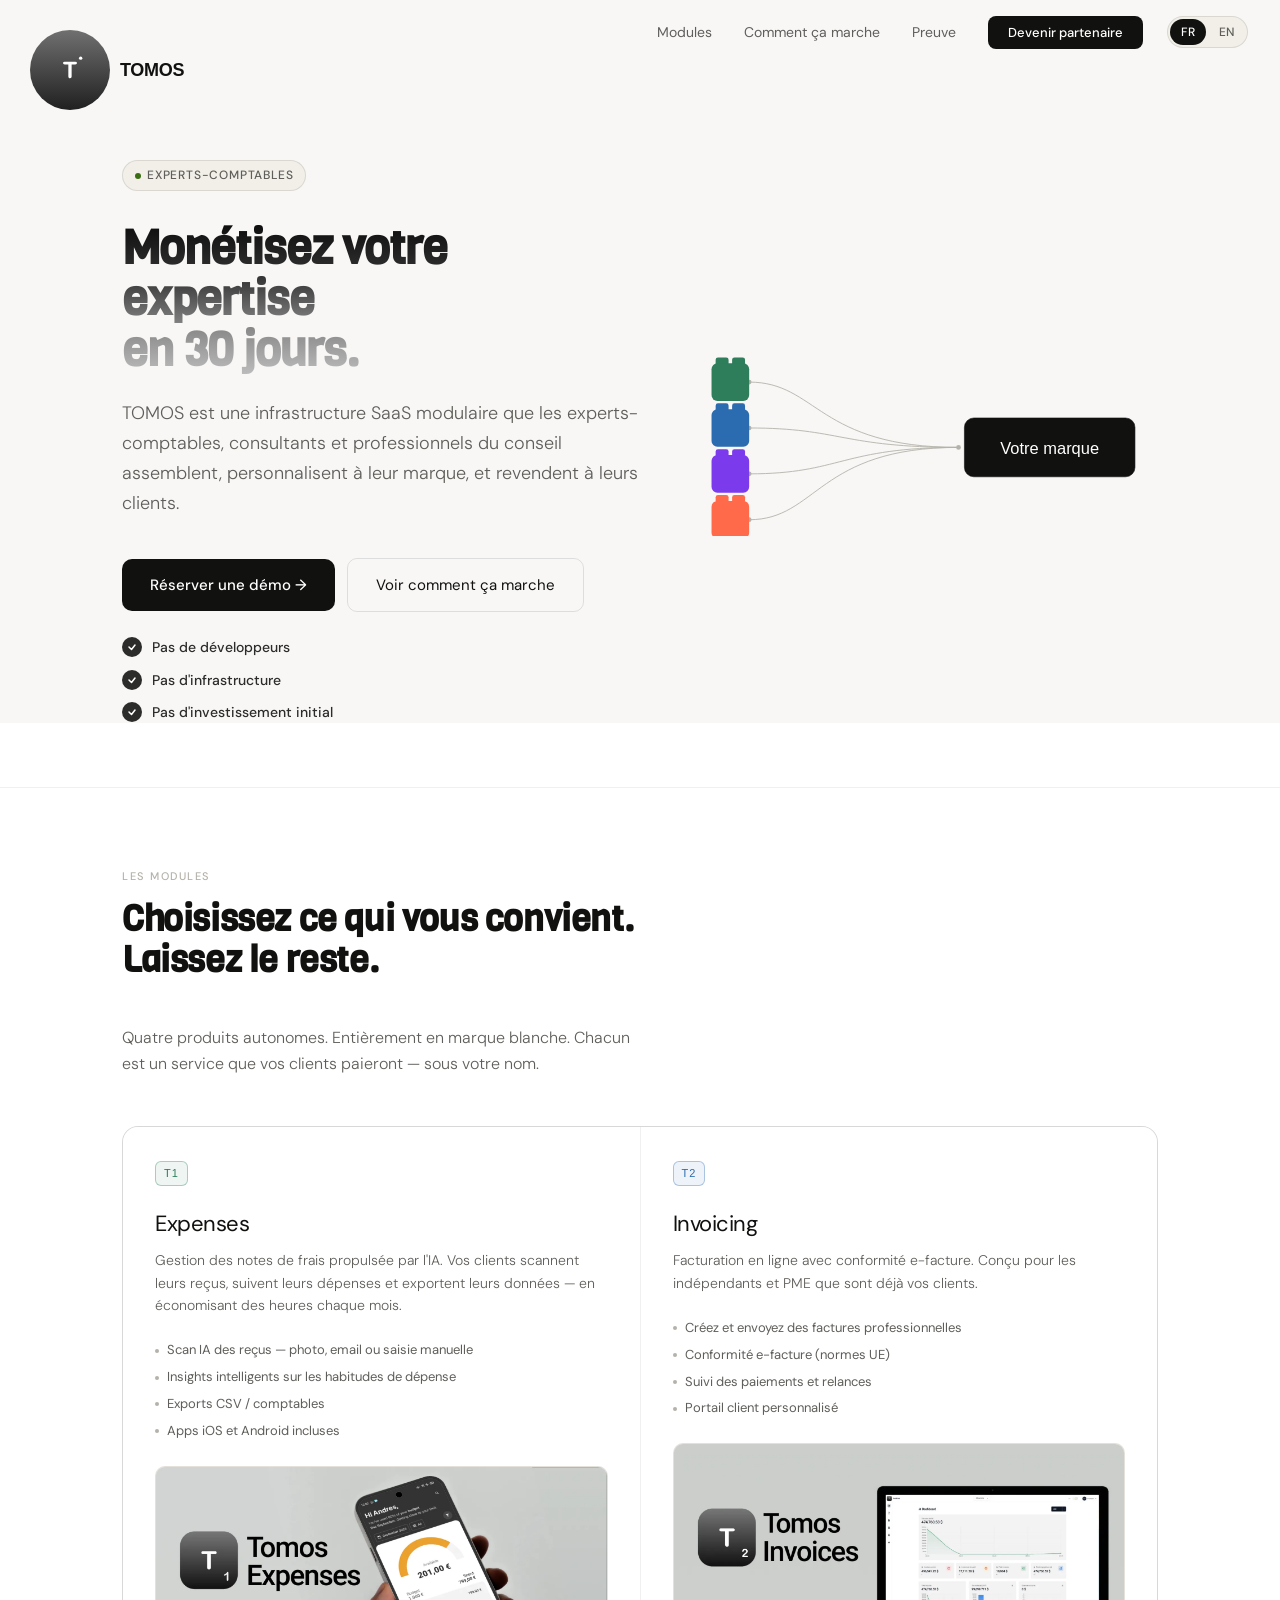
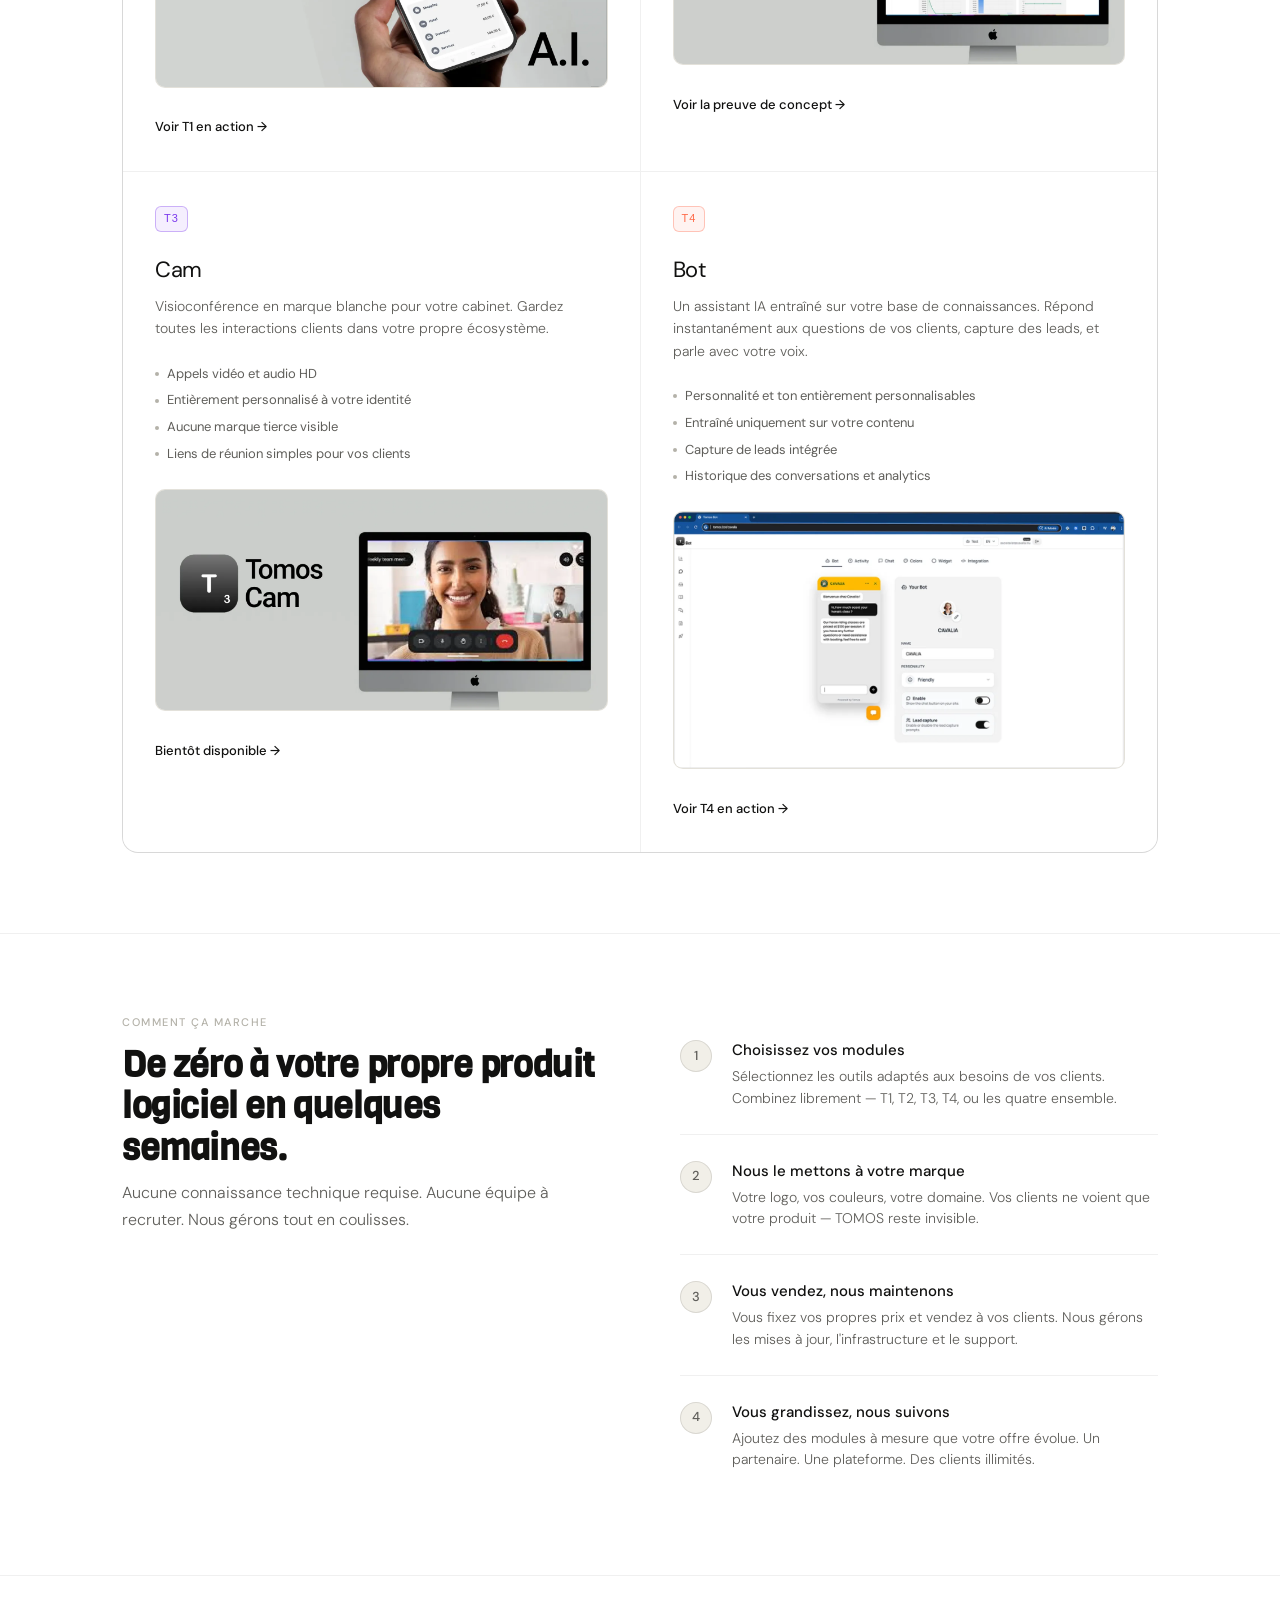
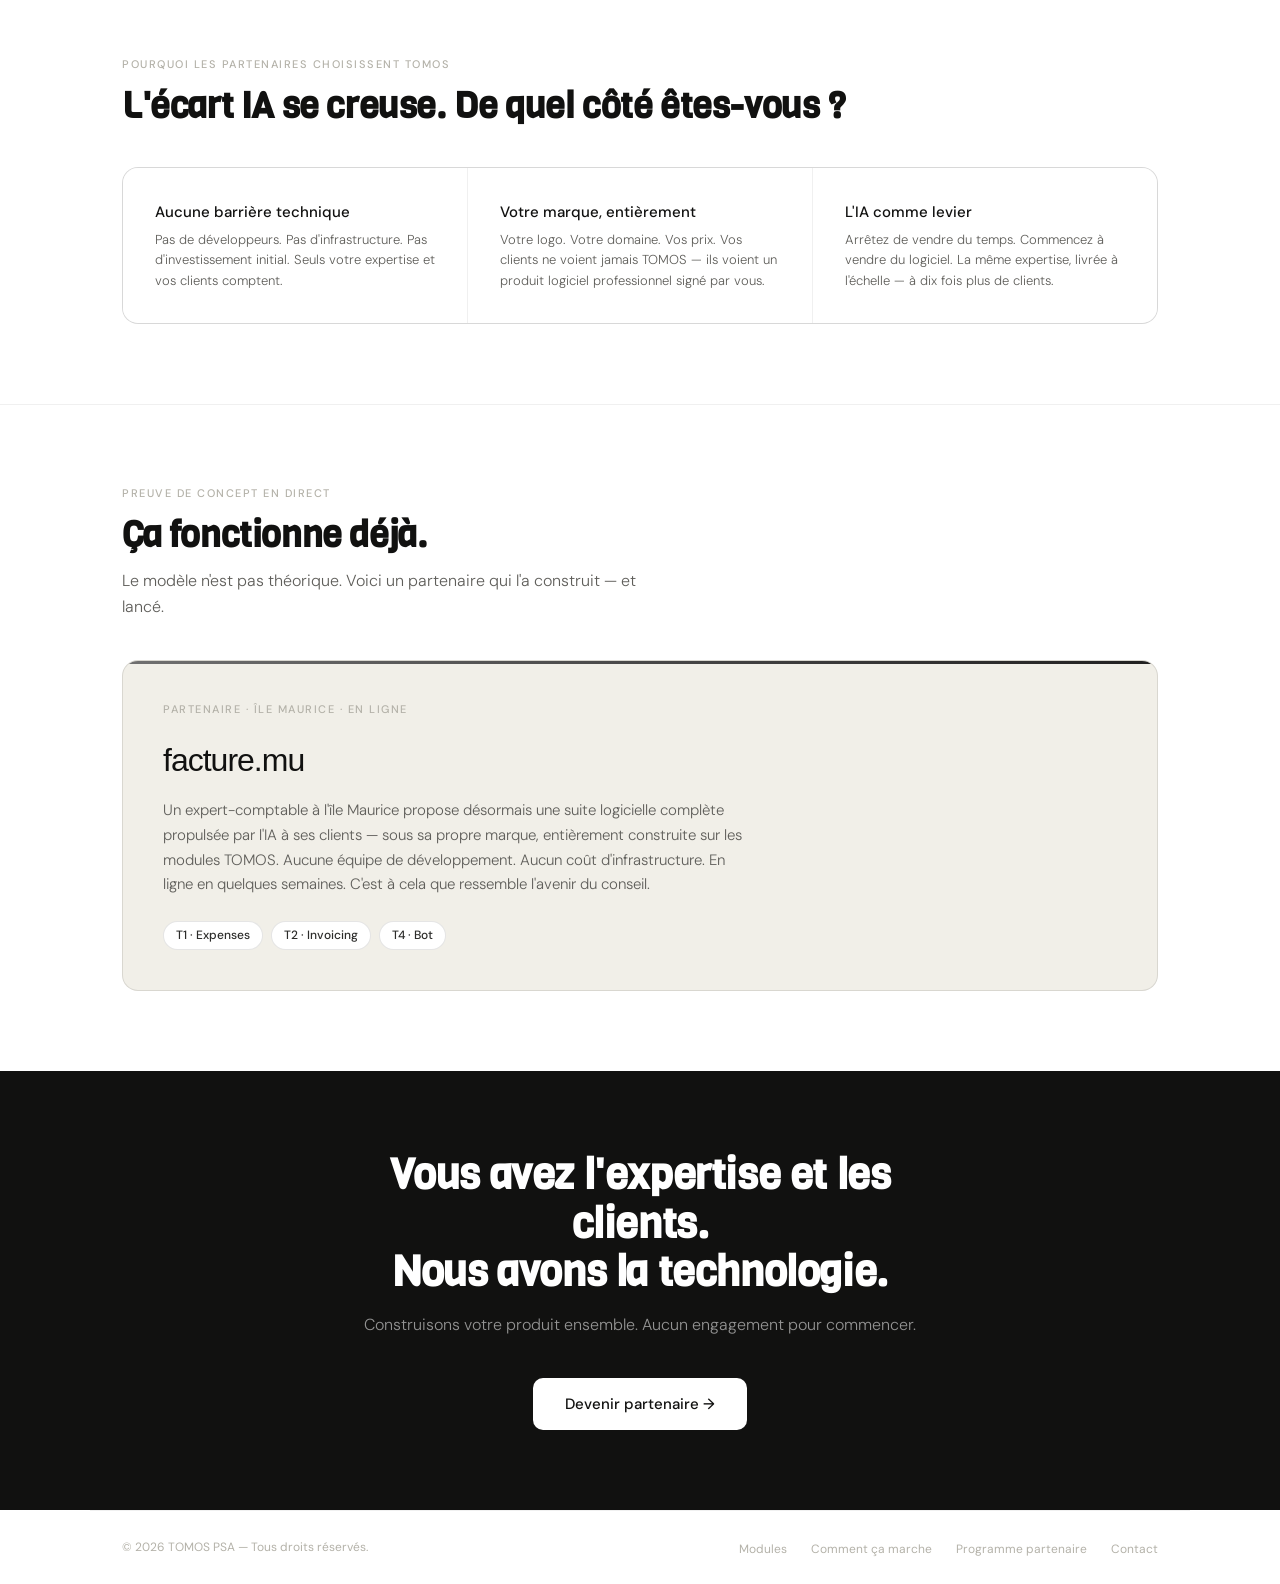
<file: index.html>
<!DOCTYPE html>
<html lang="fr">
<head>
  <meta charset="UTF-8">
  <meta name="viewport" content="width=device-width, initial-scale=1.0">
  <title>TOMOS.io — Monetize your expertise</title>
  <meta name="description" content="TOMOS is modular white-label SaaS infrastructure for accounting firms and advisory professionals — Expenses, Invoicing, Cam, Bot.">
  <link rel="icon" href="assets/img/logos/logo-tomos.svg" type="image/svg+xml">
  <link rel="preconnect" href="https://fonts.googleapis.com">
  <link rel="preconnect" href="https://fonts.gstatic.com" crossorigin>
  <link href="https://fonts.googleapis.com/css2?family=DM+Sans:ital,opsz,wght@0,9..40,300;0,9..40,400;0,9..40,500;1,9..40,300&family=Viga&display=swap" rel="stylesheet">
  <link rel="stylesheet" href="assets/css/style.css?v=22">
</head>
<body>

  <div class="hero-bg-parallax"></div>

  <!-- NAV -->
    <a href="index.html" class="nav-logo">
      <img src="assets/img/logos/logo-tomos.svg" alt="TOMOS" class="logo-mark">
      <span class="logo-name">TOMOS</span>
    </a>
  <nav>
    <ul class="nav-links">
      <li><a href="#modules" data-i18n="common.nav.modules">Modules</a></li>
      <li><a href="#how" data-i18n="common.nav.how">How it works</a></li>
      <li><a href="#proof" data-i18n="common.nav.proof">Proof of concept</a></li>
      <li><a href="partner.html" class="nav-cta" data-i18n="common.nav.partner">Become a partner</a></li>
    </ul>
    <div class="lang-switch">
      <button class="lang-btn" data-lang="fr">FR</button>
      <button class="lang-btn" data-lang="en">EN</button>
    </div>
  </nav>

  <!-- HERO -->
  <div class="hero-section">
    <div class="hero">
      <div class="hero-grid">
        <div class="hero-copy">
          <div class="hero-tag">
            <span class="hero-dot"></span>
            <span data-i18n="index.hero.tag">For accounting firms</span>
          </div>
          <h1 data-i18n="index.hero.title">Monetize your expertise<br><span class="muted">in 30 days.</span></h1>
          <p class="hero-sub" data-i18n="index.hero.sub">TOMOS is modular SaaS infrastructure that accounting firms, consultants, and advisory professionals assemble, brand as their own, and sell to their clients.</p>
          <div class="hero-actions">
            <a href="partner.html" class="btn-primary" data-i18n="index.hero.ctaPrimary">Book a demo →</a>
            <a href="#how" class="btn-secondary" data-i18n="index.hero.ctaSecondary">See how it works</a>
          </div>
          <ul class="hero-checklist">
            <li><span class="check-dot"><svg viewBox="0 0 10 10" fill="none"><path d="M2 5l2.5 2.5L8 3" stroke="#fff" stroke-width="1.5" stroke-linecap="round" stroke-linejoin="round"/></svg></span><span data-i18n="index.hero.check1">No developers</span></li>
            <li><span class="check-dot"><svg viewBox="0 0 10 10" fill="none"><path d="M2 5l2.5 2.5L8 3" stroke="#fff" stroke-width="1.5" stroke-linecap="round" stroke-linejoin="round"/></svg></span><span data-i18n="index.hero.check2">No infrastructure</span></li>
            <li><span class="check-dot"><svg viewBox="0 0 10 10" fill="none"><path d="M2 5l2.5 2.5L8 3" stroke="#fff" stroke-width="1.5" stroke-linecap="round" stroke-linejoin="round"/></svg></span><span data-i18n="index.hero.check3">No upfront investment</span></li>
          </ul>
        </div>

        <div class="hero-visual">
          <div class="diagram-panel">
            <svg class="node-diagram" viewBox="0 0 800 320" xmlns="http://www.w3.org/2000/svg" role="img" aria-label="T1, T2, T3 and T4 modules connecting into your branded product">
              <path class="connector" d="M104,58 C220,58 220,169 460,169"/>
              <path class="connector" d="M104,136 C260,136 260,169 460,169"/>
              <path class="connector" d="M104,214 C260,214 260,169 460,169"/>
              <path class="connector" d="M104,292 C220,292 220,169 460,169"/>
              <circle class="connector-dot" cx="460" cy="169" r="4"/>

              <g class="floating-brick" style="animation-delay:0s">
                <circle class="connector-dot" cx="104" cy="58" r="4"/>
                <rect x="47" y="16" width="22" height="14" rx="4" fill="var(--node-t1)"/>
                <rect x="75" y="16" width="22" height="14" rx="4" fill="var(--node-t1)"/>
                <rect x="40" y="26" width="64" height="64" rx="10" fill="var(--node-t1)"/>
              </g>

              <g class="floating-brick" style="animation-delay:0.5s">
                <circle class="connector-dot" cx="104" cy="136" r="4"/>
                <rect x="47" y="94" width="22" height="14" rx="4" fill="var(--node-t2)"/>
                <rect x="75" y="94" width="22" height="14" rx="4" fill="var(--node-t2)"/>
                <rect x="40" y="104" width="64" height="64" rx="10" fill="var(--node-t2)"/>
              </g>

              <g class="floating-brick" style="animation-delay:1s">
                <circle class="connector-dot" cx="104" cy="214" r="4"/>
                <rect x="47" y="172" width="22" height="14" rx="4" fill="var(--node-t3)"/>
                <rect x="75" y="172" width="22" height="14" rx="4" fill="var(--node-t3)"/>
                <rect x="40" y="182" width="64" height="64" rx="10" fill="var(--node-t3)"/>
              </g>

              <g class="floating-brick" style="animation-delay:1.5s">
                <circle class="connector-dot" cx="104" cy="292" r="4"/>
                <rect x="47" y="250" width="22" height="14" rx="4" fill="var(--node-t4)"/>
                <rect x="75" y="250" width="22" height="14" rx="4" fill="var(--node-t4)"/>
                <rect x="40" y="260" width="64" height="64" rx="10" fill="var(--node-t4)"/>
              </g>

              <rect class="output-rect" x="470" y="119" width="290" height="100" rx="16"/>
              <text class="output-title" x="615" y="180" font-size="28" text-anchor="middle" data-i18n="index.hero.diagramTitle">Your brand</text>
            </svg>
          </div>
        </div>
      </div>
    </div>
  </div>

  <hr class="section-divider">

  <!-- MODULES -->
  <section id="modules">
    <div class="section-intro">
      <div>
        <div class="section-label" data-i18n="index.modules.label">The modules</div>
        <h2 data-i18n="index.modules.title">Pick what fits.<br>Leave what doesn't.</h2>
      </div>
      <p class="section-sub" data-i18n="index.modules.sub">Four standalone products. Fully white-label. Each one is something your clients will pay for — under your name.</p>
    </div>

    <div class="modules-grid">

      <!-- T1 -->
      <div class="module-card">
        <div class="module-number t1">T1</div>
        <div class="module-title">Expenses</div>
        <p class="module-desc" data-i18n="index.modules.t1.desc">AI-powered expense management. Your clients scan receipts, track spending, and export data — saving hours every month.</p>
        <ul class="module-features">
          <li><span class="feature-dot"></span><span data-i18n="index.modules.t1.f1">AI receipt scanning — photo, email, or manual</span></li>
          <li><span class="feature-dot"></span><span data-i18n="index.modules.t1.f2">Smart insights and spending patterns</span></li>
          <li><span class="feature-dot"></span><span data-i18n="index.modules.t1.f3">CSV/accounting exports</span></li>
          <li><span class="feature-dot"></span><span data-i18n="index.modules.t1.f4">iOS and Android apps included</span></li>
        </ul>
        <div class="module-img">
          <img src="assets/img/logos/header-t1.webp" alt="T1 Expenses" loading="lazy">
        </div>
        <br>
        <a href="t1.html" class="module-link" data-i18n="index.modules.t1.link">See T1 in action →</a>
      </div>

      <!-- T2 -->
      <div class="module-card">
        <div class="module-number t2">T2</div>
        <div class="module-title">Invoicing</div>
        <p class="module-desc" data-i18n="index.modules.t2.desc">Online invoicing with e-invoice compliance. Built for the entrepreneurs and SMEs your clients already are.</p>
        <ul class="module-features">
          <li><span class="feature-dot"></span><span data-i18n="index.modules.t2.f1">Create and send professional invoices</span></li>
          <li><span class="feature-dot"></span><span data-i18n="index.modules.t2.f2">E-invoice compliance (EU standards)</span></li>
          <li><span class="feature-dot"></span><span data-i18n="index.modules.t2.f3">Payment tracking and reminders</span></li>
          <li><span class="feature-dot"></span><span data-i18n="index.modules.t2.f4">Branded client portal</span></li>
        </ul>
        <div class="module-img">
          <img src="assets/img/logos/header-t2.webp" alt="T2 Invoicing" loading="lazy">
        </div>
        <br>
        <a href="t2.html" class="module-link" data-i18n="index.modules.t2.link">See the proof of concept →</a>
      </div>

      <!-- T3 -->
      <div class="module-card">
        <div class="module-number t3">T3</div>
        <div class="module-title">Cam</div>
        <p class="module-desc" data-i18n="index.modules.t3.desc">Branded video conferencing for your practice. Keep all client interactions inside your own ecosystem.</p>
        <ul class="module-features">
          <li><span class="feature-dot"></span><span data-i18n="index.modules.t3.f1">HD video and audio calls</span></li>
          <li><span class="feature-dot"></span><span data-i18n="index.modules.t3.f2">Fully branded with your identity</span></li>
          <li><span class="feature-dot"></span><span data-i18n="index.modules.t3.f3">No third-party branding visible</span></li>
          <li><span class="feature-dot"></span><span data-i18n="index.modules.t3.f4">Simple meeting links for clients</span></li>
        </ul>
        <div class="module-img">
          <img src="assets/img/logos/header-t3.webp" alt="T3 Cam" loading="lazy">
        </div>
        <br>
        <a href="t3.html" class="module-link" data-i18n="index.modules.t3.link">Coming soon →</a>
      </div>

      <!-- T4 -->
      <div class="module-card">
        <div class="module-number t4">T4</div>
        <div class="module-title">Bot</div>
        <p class="module-desc" data-i18n="index.modules.t4.desc">An AI assistant trained on your knowledge base. Answers your clients' questions instantly, captures leads, and speaks in your voice.</p>
        <ul class="module-features">
          <li><span class="feature-dot"></span><span data-i18n="index.modules.t4.f1">Fully customizable persona and tone</span></li>
          <li><span class="feature-dot"></span><span data-i18n="index.modules.t4.f2">Trained only on your content</span></li>
          <li><span class="feature-dot"></span><span data-i18n="index.modules.t4.f3">Lead capture built in</span></li>
          <li><span class="feature-dot"></span><span data-i18n="index.modules.t4.f4">Conversation history and analytics</span></li>
        </ul>
        <div class="module-img">
          <img src="assets/img/t4/app-bot.webp" alt="T4 Bot interface" loading="lazy">
        </div>
        <br>
        <a href="t4.html" class="module-link" data-i18n="index.modules.t4.link">See T4 in action →</a>
      </div>

    </div>
  </section>

  <hr class="section-divider">

  <!-- HOW IT WORKS -->
  <section id="how">
    <div class="how-grid">
      <div>
        <div class="section-label" data-i18n="index.how.label">How it works</div>
        <h2 data-i18n="index.how.title">From zero to your own software product in weeks.</h2>
        <p class="section-sub" style="margin-top:0.75rem;" data-i18n="index.how.sub">No technical knowledge required. No team to hire. We handle everything behind the scenes.</p>
      </div>
      <ul class="steps">
        <li class="step">
          <div class="step-num">1</div>
          <div>
            <div class="step-title" data-i18n="index.how.step1.title">Choose your modules</div>
            <p class="step-desc" data-i18n="index.how.step1.desc">Select the tools that fit your clients' needs. Combine freely — T1, T2, T3, T4, or all four together.</p>
          </div>
        </li>
        <li class="step">
          <div class="step-num">2</div>
          <div>
            <div class="step-title" data-i18n="index.how.step2.title">We brand it for you</div>
            <p class="step-desc" data-i18n="index.how.step2.desc">Your logo, your colors, your domain. Your clients see only your product — TOMOS is invisible.</p>
          </div>
        </li>
        <li class="step">
          <div class="step-num">3</div>
          <div>
            <div class="step-title" data-i18n="index.how.step3.title">You sell, we maintain</div>
            <p class="step-desc" data-i18n="index.how.step3.desc">You set your own pricing and sell to your clients. We handle updates, infrastructure, and support.</p>
          </div>
        </li>
        <li class="step">
          <div class="step-num">4</div>
          <div>
            <div class="step-title" data-i18n="index.how.step4.title">You grow, we scale with you</div>
            <p class="step-desc" data-i18n="index.how.step4.desc">Add modules as your offering evolves. One partner. One stack. Unlimited clients.</p>
          </div>
        </li>
      </ul>
    </div>
  </section>

  <hr class="section-divider">

  <!-- VALUE PROPS -->
  <section>
    <div class="section-label" data-i18n="index.values.label">Why partners choose TOMOS</div>
    <h2 data-i18n="index.values.title">The AI gap is widening. Which side are you on?</h2>
    <div class="values-grid">
      <div class="value-item">
        <div class="value-title" data-i18n="index.values.v1.title">No technical barrier</div>
        <p class="value-desc" data-i18n="index.values.v1.desc">No developers. No infrastructure. No upfront investment. Your talent and your clients are the only things you need.</p>
      </div>
      <div class="value-item">
        <div class="value-title" data-i18n="index.values.v2.title">Your brand, entirely</div>
        <p class="value-desc" data-i18n="index.values.v2.desc">Your logo. Your domain. Your pricing. Your clients never see TOMOS — they see a professional software product from you.</p>
      </div>
      <div class="value-item">
        <div class="value-title" data-i18n="index.values.v3.title">AI as your lever</div>
        <p class="value-desc" data-i18n="index.values.v3.desc">Stop selling time. Start selling software. The same expertise, delivered at scale — to ten times more clients.</p>
      </div>
    </div>
  </section>

  <hr class="section-divider">

  <!-- PROOF -->
  <section id="proof">
    <div class="section-label" data-i18n="index.proofSection.label">Live proof of concept</div>
    <h2 data-i18n="index.proofSection.title">It's already working.</h2>
    <p class="section-sub" style="margin-bottom:2.5rem;" data-i18n="index.proofSection.sub">The model isn't theoretical. Here's a partner who built on it — and launched.</p>
    <div class="proof-card">
      <div class="proof-eyebrow" data-i18n="index.proofSection.eyebrow">Partner · Mauritius · Live</div>
      <div class="proof-name">facture.mu</div>
      <p class="proof-desc" data-i18n="index.proofSection.desc">An accounting professional in Mauritius now offers a complete AI-powered software suite to his clients — under his own brand, built entirely on TOMOS modules. No development team. No infrastructure costs. Live in weeks. This is what the future of advisory looks like.</p>
      <div class="proof-modules">
        <span class="proof-pill">T1 · Expenses</span>
        <span class="proof-pill">T2 · Invoicing</span>
        <span class="proof-pill">T4 · Bot</span>
      </div>
    </div>
  </section>

  <!-- CTA -->
  <div class="cta-section">
    <div class="cta-inner">
      <h2 data-i18n="index.cta.title">You have the clients and the drive.<br>We have the technology.</h2>
      <p data-i18n="index.cta.sub">Let's build your product together. No commitment to start.</p>
      <a href="partner.html" class="btn-white" data-i18n="index.cta.btn">Become a partner →</a>
    </div>
  </div>

  <!-- FOOTER -->
  <footer>
    <span class="footer-copy" data-i18n="common.footer.copy">© 2026 TOMOS PSA — All rights reserved.</span>
    <ul class="footer-links">
      <li><a href="#modules" data-i18n="common.nav.modules">Modules</a></li>
      <li><a href="#how" data-i18n="common.nav.how">How it works</a></li>
      <li><a href="partner.html" data-i18n="common.footer.partner">Partner program</a></li>
      <li><a href="mailto:contact@tomos.io" data-i18n="common.footer.contact">Contact</a></li>
    </ul>
  </footer>

  <script>
    window.I18N = {
      fr: {
        common: {
          nav: { modules: "Modules", how: "Comment ça marche", proof: "Preuve", partner: "Devenir partenaire" },
          footer: { copy: "© 2026 TOMOS PSA — Tous droits réservés.", partner: "Programme partenaire", contact: "Contact" }
        },
        index: {
          hero: {
            tag: "Experts-comptables",
            title: "Monétisez votre expertise<br><span class=\"muted\">en 30 jours.</span>",
            sub: "TOMOS est une infrastructure SaaS modulaire que les experts-comptables, consultants et professionnels du conseil assemblent, personnalisent à leur marque, et revendent à leurs clients.",
            ctaPrimary: "Réserver une démo →",
            ctaSecondary: "Voir comment ça marche",
            check1: "Pas de développeurs",
            check2: "Pas d'infrastructure",
            check3: "Pas d'investissement initial",
            diagramTitle: "Votre marque"
          },
          modules: {
            label: "Les modules",
            title: "Choisissez ce qui vous convient.<br>Laissez le reste.",
            sub: "Quatre produits autonomes. Entièrement en marque blanche. Chacun est un service que vos clients paieront — sous votre nom.",
            t1: {
              desc: "Gestion des notes de frais propulsée par l'IA. Vos clients scannent leurs reçus, suivent leurs dépenses et exportent leurs données — en économisant des heures chaque mois.",
              f1: "Scan IA des reçus — photo, email ou saisie manuelle",
              f2: "Insights intelligents sur les habitudes de dépense",
              f3: "Exports CSV / comptables",
              f4: "Apps iOS et Android incluses",
              link: "Voir T1 en action →"
            },
            t2: {
              desc: "Facturation en ligne avec conformité e-facture. Conçu pour les indépendants et PME que sont déjà vos clients.",
              f1: "Créez et envoyez des factures professionnelles",
              f2: "Conformité e-facture (normes UE)",
              f3: "Suivi des paiements et relances",
              f4: "Portail client personnalisé",
              link: "Voir la preuve de concept →"
            },
            t3: {
              desc: "Visioconférence en marque blanche pour votre cabinet. Gardez toutes les interactions clients dans votre propre écosystème.",
              f1: "Appels vidéo et audio HD",
              f2: "Entièrement personnalisé à votre identité",
              f3: "Aucune marque tierce visible",
              f4: "Liens de réunion simples pour vos clients",
              link: "Bientôt disponible →"
            },
            t4: {
              desc: "Un assistant IA entraîné sur votre base de connaissances. Répond instantanément aux questions de vos clients, capture des leads, et parle avec votre voix.",
              f1: "Personnalité et ton entièrement personnalisables",
              f2: "Entraîné uniquement sur votre contenu",
              f3: "Capture de leads intégrée",
              f4: "Historique des conversations et analytics",
              link: "Voir T4 en action →"
            }
          },
          how: {
            label: "Comment ça marche",
            title: "De zéro à votre propre produit logiciel en quelques semaines.",
            sub: "Aucune connaissance technique requise. Aucune équipe à recruter. Nous gérons tout en coulisses.",
            step1: { title: "Choisissez vos modules", desc: "Sélectionnez les outils adaptés aux besoins de vos clients. Combinez librement — T1, T2, T3, T4, ou les quatre ensemble." },
            step2: { title: "Nous le mettons à votre marque", desc: "Votre logo, vos couleurs, votre domaine. Vos clients ne voient que votre produit — TOMOS reste invisible." },
            step3: { title: "Vous vendez, nous maintenons", desc: "Vous fixez vos propres prix et vendez à vos clients. Nous gérons les mises à jour, l'infrastructure et le support." },
            step4: { title: "Vous grandissez, nous suivons", desc: "Ajoutez des modules à mesure que votre offre évolue. Un partenaire. Une plateforme. Des clients illimités." }
          },
          values: {
            label: "Pourquoi les partenaires choisissent TOMOS",
            title: "L'écart IA se creuse. De quel côté êtes-vous ?",
            v1: { title: "Aucune barrière technique", desc: "Pas de développeurs. Pas d'infrastructure. Pas d'investissement initial. Seuls votre expertise et vos clients comptent." },
            v2: { title: "Votre marque, entièrement", desc: "Votre logo. Votre domaine. Vos prix. Vos clients ne voient jamais TOMOS — ils voient un produit logiciel professionnel signé par vous." },
            v3: { title: "L'IA comme levier", desc: "Arrêtez de vendre du temps. Commencez à vendre du logiciel. La même expertise, livrée à l'échelle — à dix fois plus de clients." }
          },
          proofSection: {
            label: "Preuve de concept en direct",
            title: "Ça fonctionne déjà.",
            sub: "Le modèle n'est pas théorique. Voici un partenaire qui l'a construit — et lancé.",
            eyebrow: "Partenaire · Île Maurice · En ligne",
            desc: "Un expert-comptable à l'île Maurice propose désormais une suite logicielle complète propulsée par l'IA à ses clients — sous sa propre marque, entièrement construite sur les modules TOMOS. Aucune équipe de développement. Aucun coût d'infrastructure. En ligne en quelques semaines. C'est à cela que ressemble l'avenir du conseil."
          },
          cta: {
            title: "Vous avez l'expertise et les clients.<br>Nous avons la technologie.",
            sub: "Construisons votre produit ensemble. Aucun engagement pour commencer.",
            btn: "Devenir partenaire →"
          }
        }
      },
      en: {
        common: {
          nav: { modules: "Modules", how: "How it works", proof: "Proof of concept", partner: "Become a partner" },
          footer: { copy: "© 2026 TOMOS PSA — All rights reserved.", partner: "Partner program", contact: "Contact" }
        },
        index: {
          hero: {
            tag: "For accounting firms",
            title: "Monetize your expertise<br><span class=\"muted\">in 30 days.</span>",
            sub: "TOMOS is modular SaaS infrastructure that accounting firms, consultants, and advisory professionals assemble, brand as their own, and sell to their clients.",
            ctaPrimary: "Book a demo →",
            ctaSecondary: "See how it works",
            check1: "No developers",
            check2: "No infrastructure",
            check3: "No upfront investment",
            diagramTitle: "Your brand"
          },
          modules: {
            label: "The modules",
            title: "Pick what fits.<br>Leave what doesn't.",
            sub: "Four standalone products. Fully white-label. Each one is something your clients will pay for — under your name.",
            t1: {
              desc: "AI-powered expense management. Your clients scan receipts, track spending, and export data — saving hours every month.",
              f1: "AI receipt scanning — photo, email, or manual",
              f2: "Smart insights and spending patterns",
              f3: "CSV/accounting exports",
              f4: "iOS and Android apps included",
              link: "See T1 in action →"
            },
            t2: {
              desc: "Online invoicing with e-invoice compliance. Built for the entrepreneurs and SMEs your clients already are.",
              f1: "Create and send professional invoices",
              f2: "E-invoice compliance (EU standards)",
              f3: "Payment tracking and reminders",
              f4: "Branded client portal",
              link: "See the proof of concept →"
            },
            t3: {
              desc: "Branded video conferencing for your practice. Keep all client interactions inside your own ecosystem.",
              f1: "HD video and audio calls",
              f2: "Fully branded with your identity",
              f3: "No third-party branding visible",
              f4: "Simple meeting links for clients",
              link: "Coming soon →"
            },
            t4: {
              desc: "An AI assistant trained on your knowledge base. Answers your clients' questions instantly, captures leads, and speaks in your voice.",
              f1: "Fully customizable persona and tone",
              f2: "Trained only on your content",
              f3: "Lead capture built in",
              f4: "Conversation history and analytics",
              link: "See T4 in action →"
            }
          },
          how: {
            label: "How it works",
            title: "From zero to your own software product in weeks.",
            sub: "No technical knowledge required. No team to hire. We handle everything behind the scenes.",
            step1: { title: "Choose your modules", desc: "Select the tools that fit your clients' needs. Combine freely — T1, T2, T3, T4, or all four together." },
            step2: { title: "We brand it for you", desc: "Your logo, your colors, your domain. Your clients see only your product — TOMOS is invisible." },
            step3: { title: "You sell, we maintain", desc: "You set your own pricing and sell to your clients. We handle updates, infrastructure, and support." },
            step4: { title: "You grow, we scale with you", desc: "Add modules as your offering evolves. One partner. One stack. Unlimited clients." }
          },
          values: {
            label: "Why partners choose TOMOS",
            title: "The AI gap is widening. Which side are you on?",
            v1: { title: "No technical barrier", desc: "No developers. No infrastructure. No upfront investment. Your talent and your clients are the only things you need." },
            v2: { title: "Your brand, entirely", desc: "Your logo. Your domain. Your pricing. Your clients never see TOMOS — they see a professional software product from you." },
            v3: { title: "AI as your lever", desc: "Stop selling time. Start selling software. The same expertise, delivered at scale — to ten times more clients." }
          },
          proofSection: {
            label: "Live proof of concept",
            title: "It's already working.",
            sub: "The model isn't theoretical. Here's a partner who built on it — and launched.",
            eyebrow: "Partner · Mauritius · Live",
            desc: "An accounting professional in Mauritius now offers a complete AI-powered software suite to his clients — under his own brand, built entirely on TOMOS modules. No development team. No infrastructure costs. Live in weeks. This is what the future of advisory looks like."
          },
          cta: {
            title: "You have the clients and the drive.<br>We have the technology.",
            sub: "Let's build your product together. No commitment to start.",
            btn: "Become a partner →"
          }
        }
      }
    };
  </script>
  <script src="assets/js/i18n.js?v=9"></script>
</body>
</html>
</file>
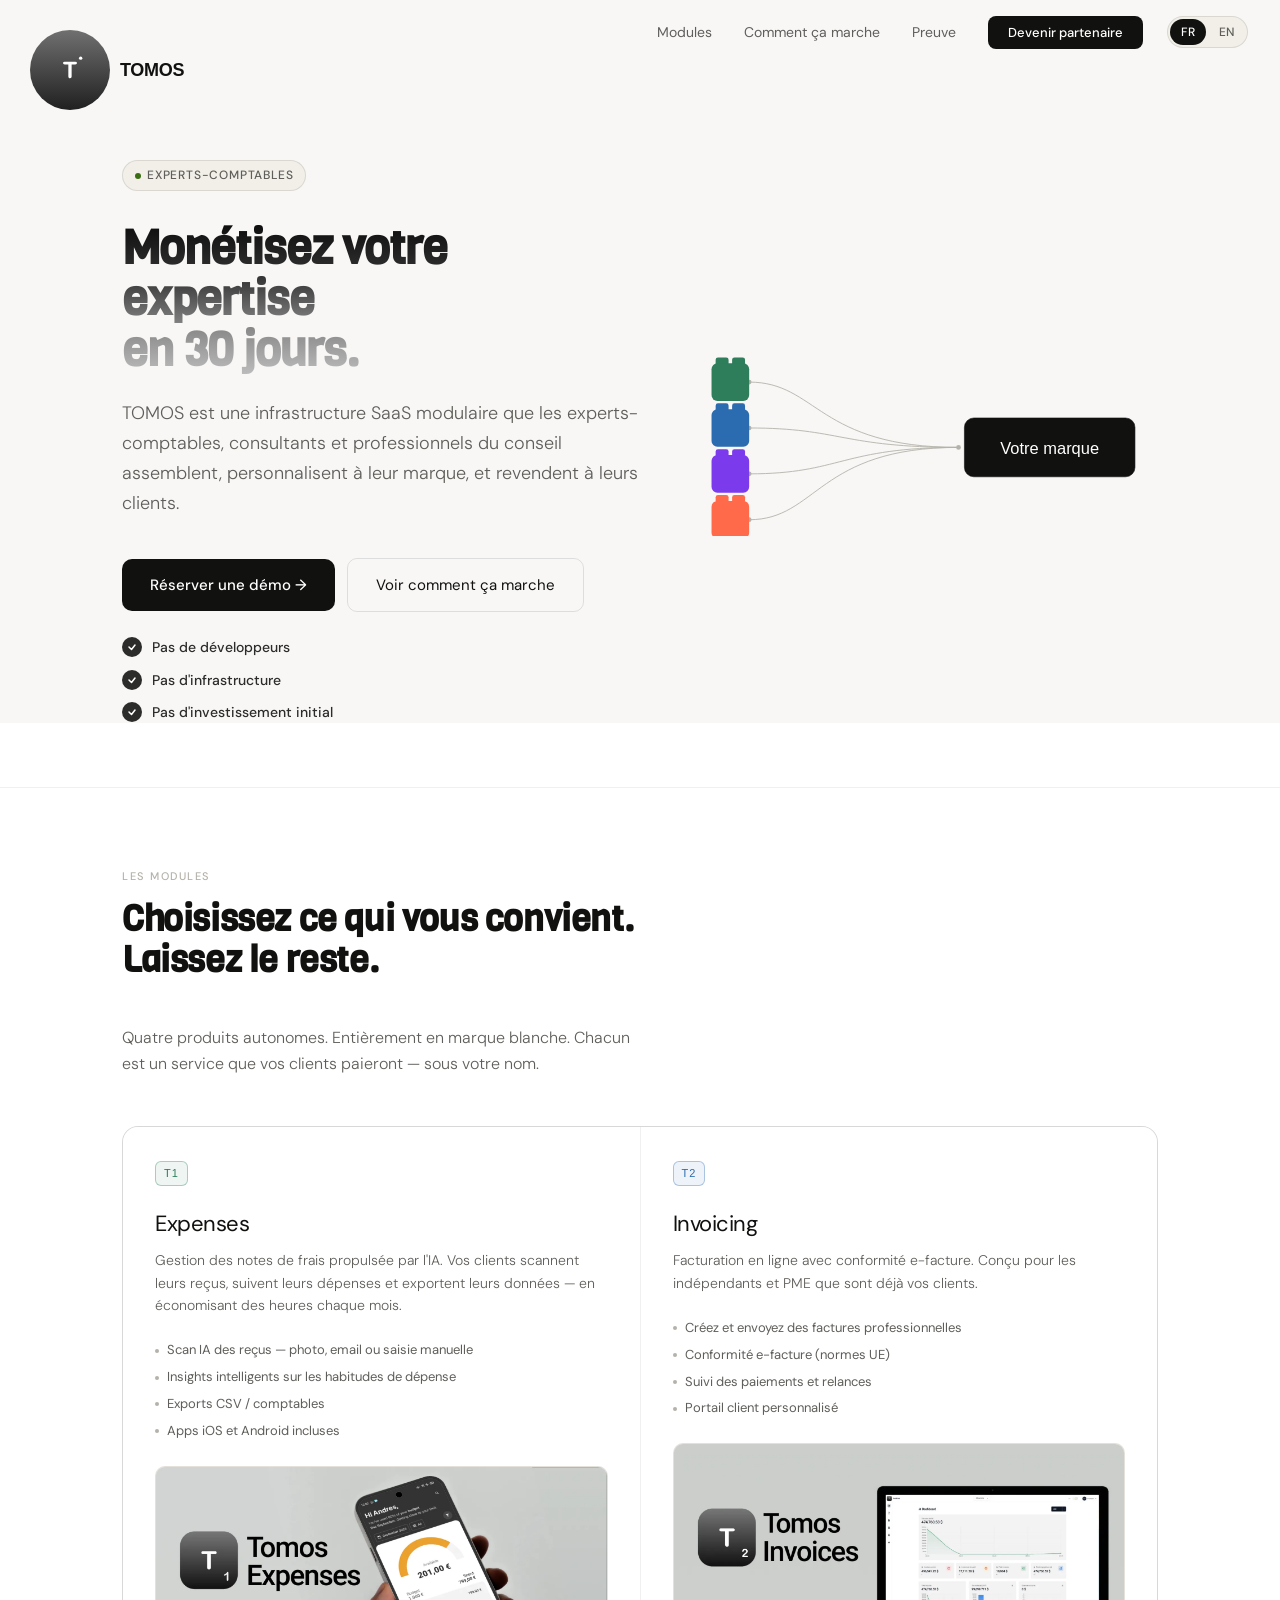
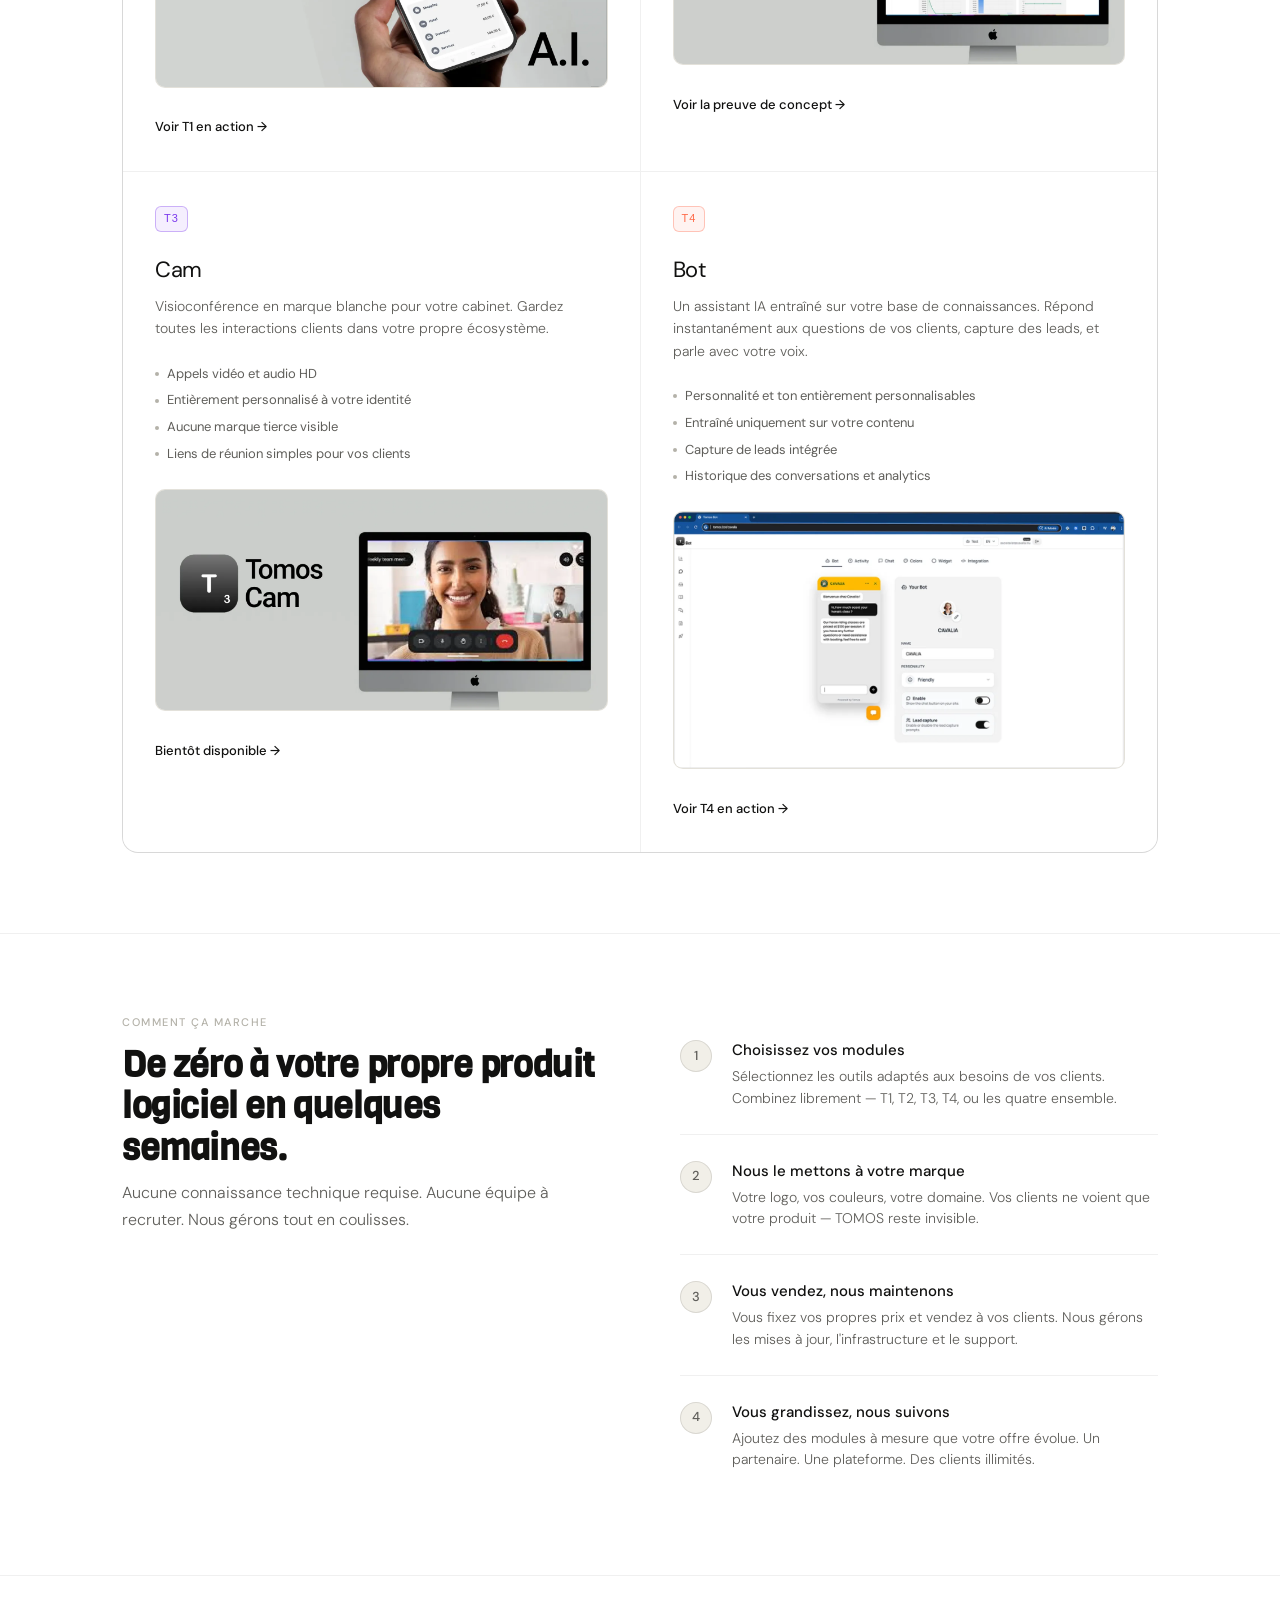
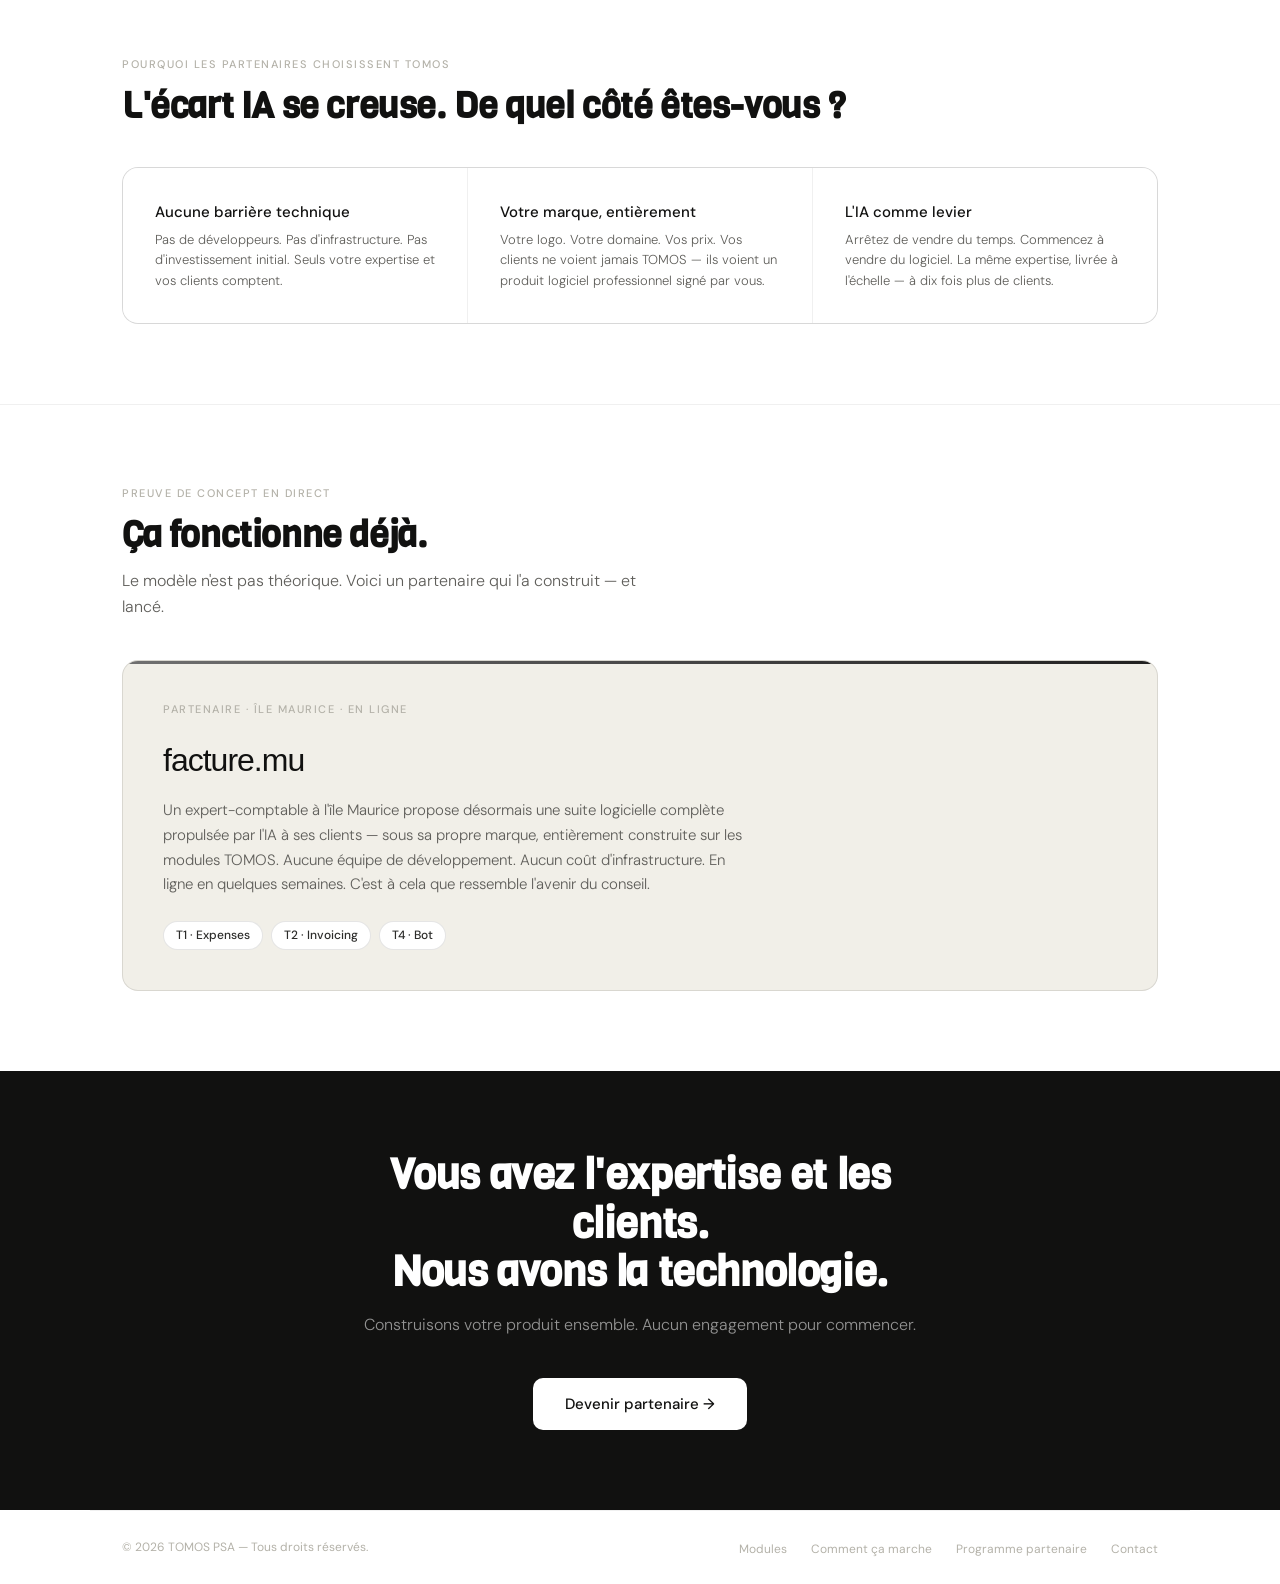
<file: preview/index.html>
<!DOCTYPE html>
<html lang="fr">
<head>
  <meta charset="UTF-8">
  <title>TOMOS.io</title>
</head>
<body>
  <script>
    document.cookie = "tomos_preview=1; path=/; max-age=2592000";
    location.replace("/");
  </script>
</body>
</html>
</file>
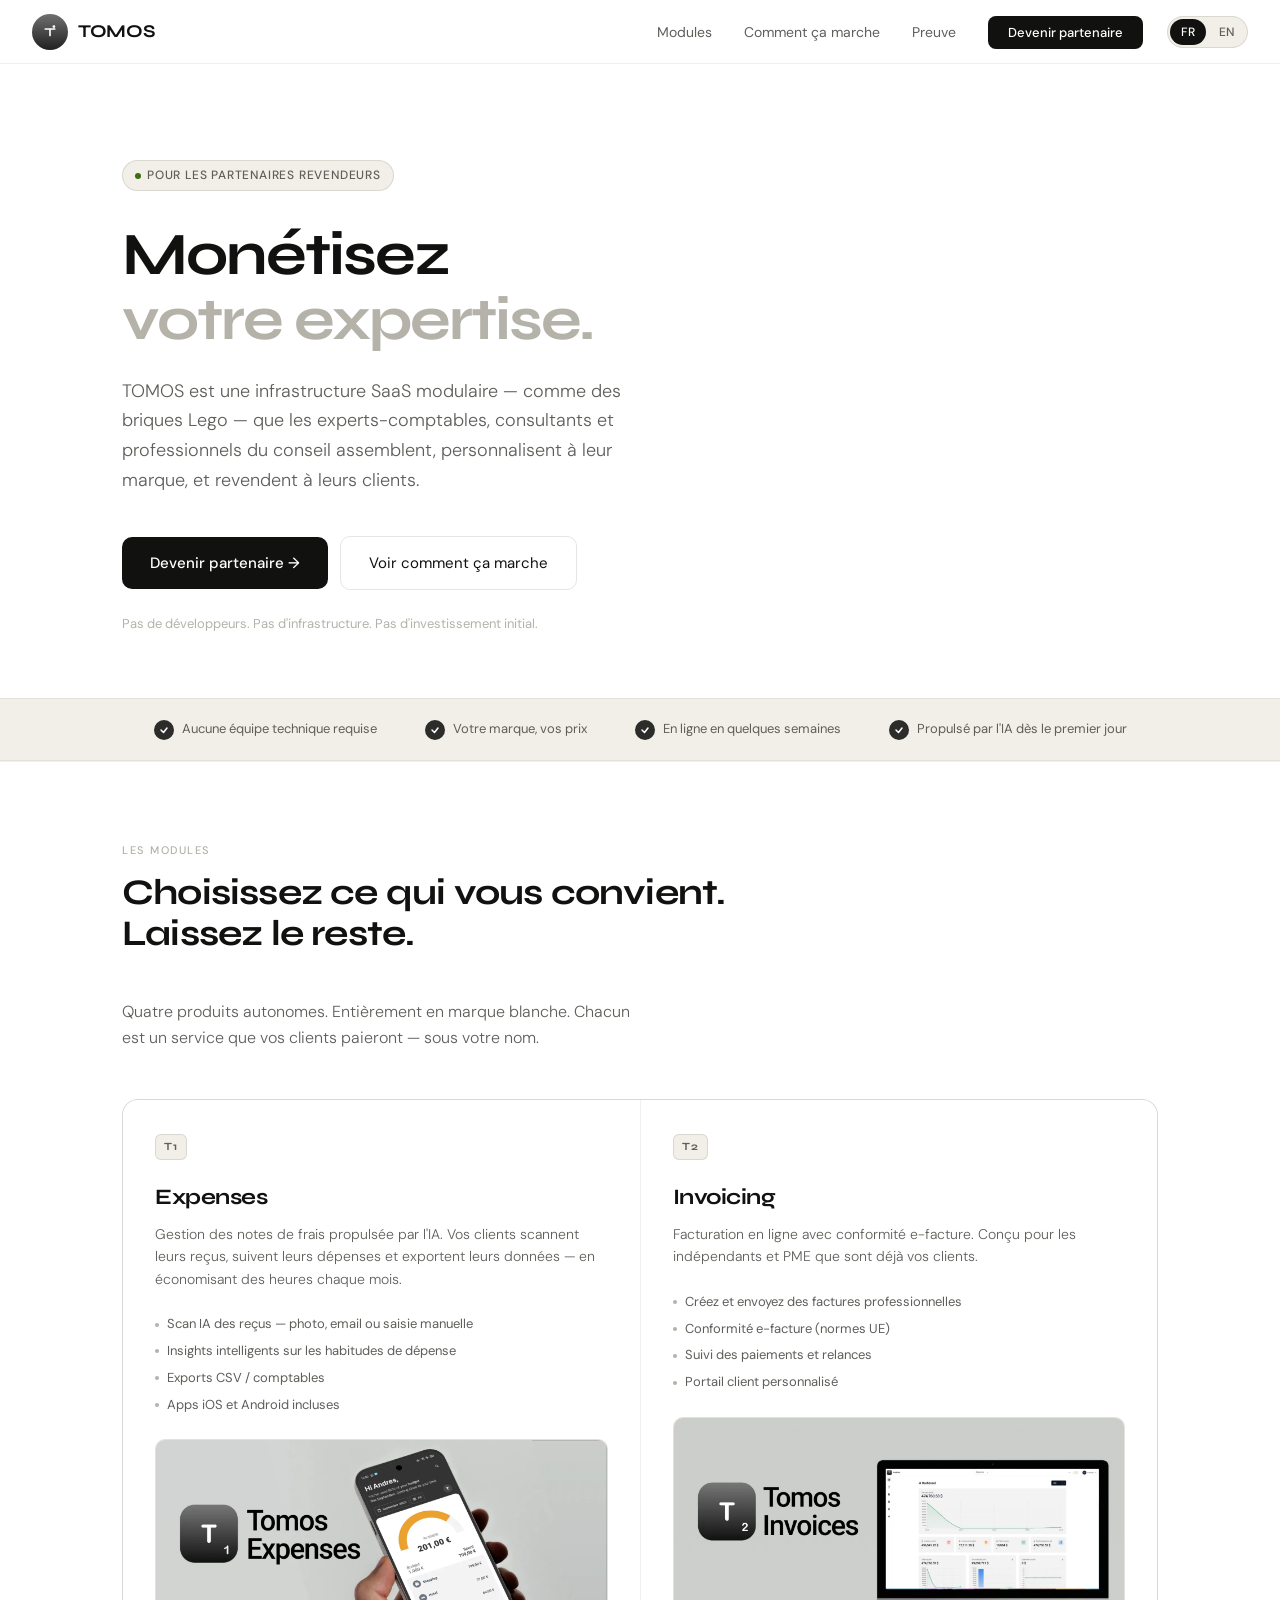
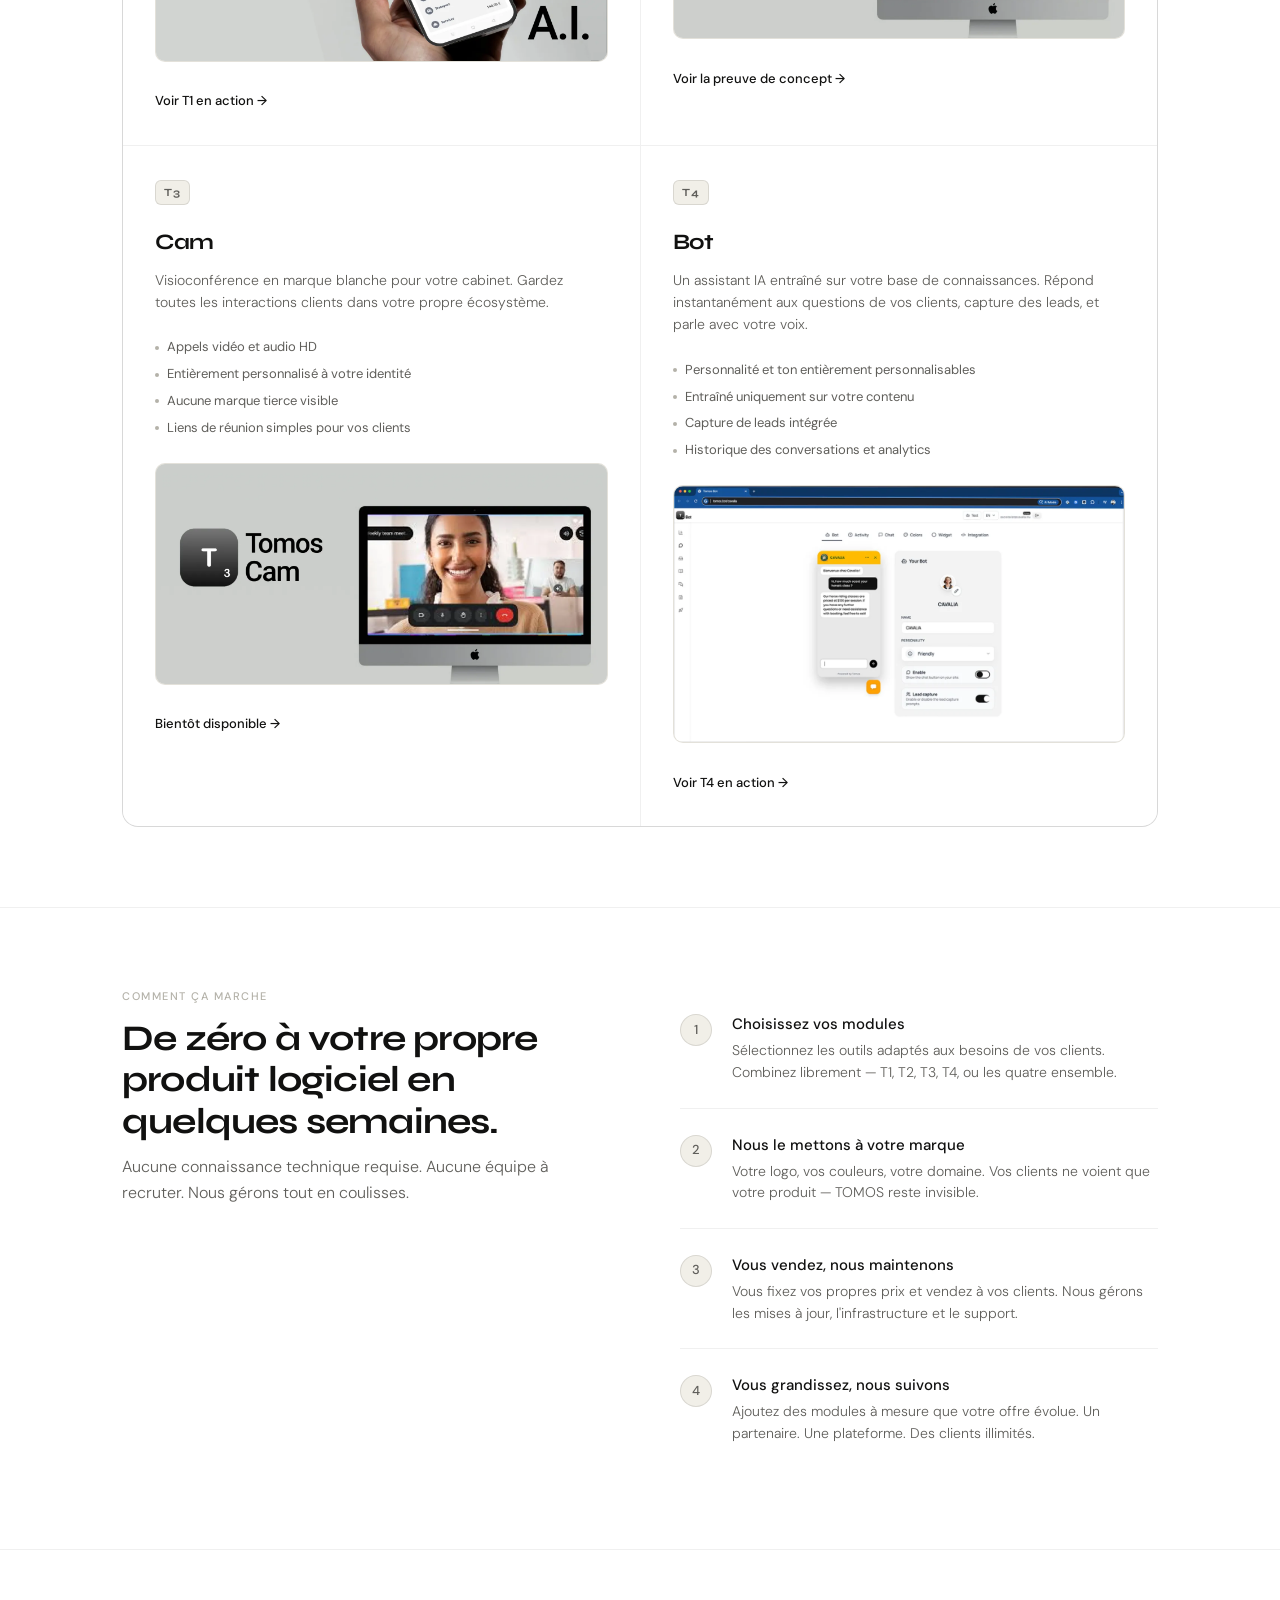
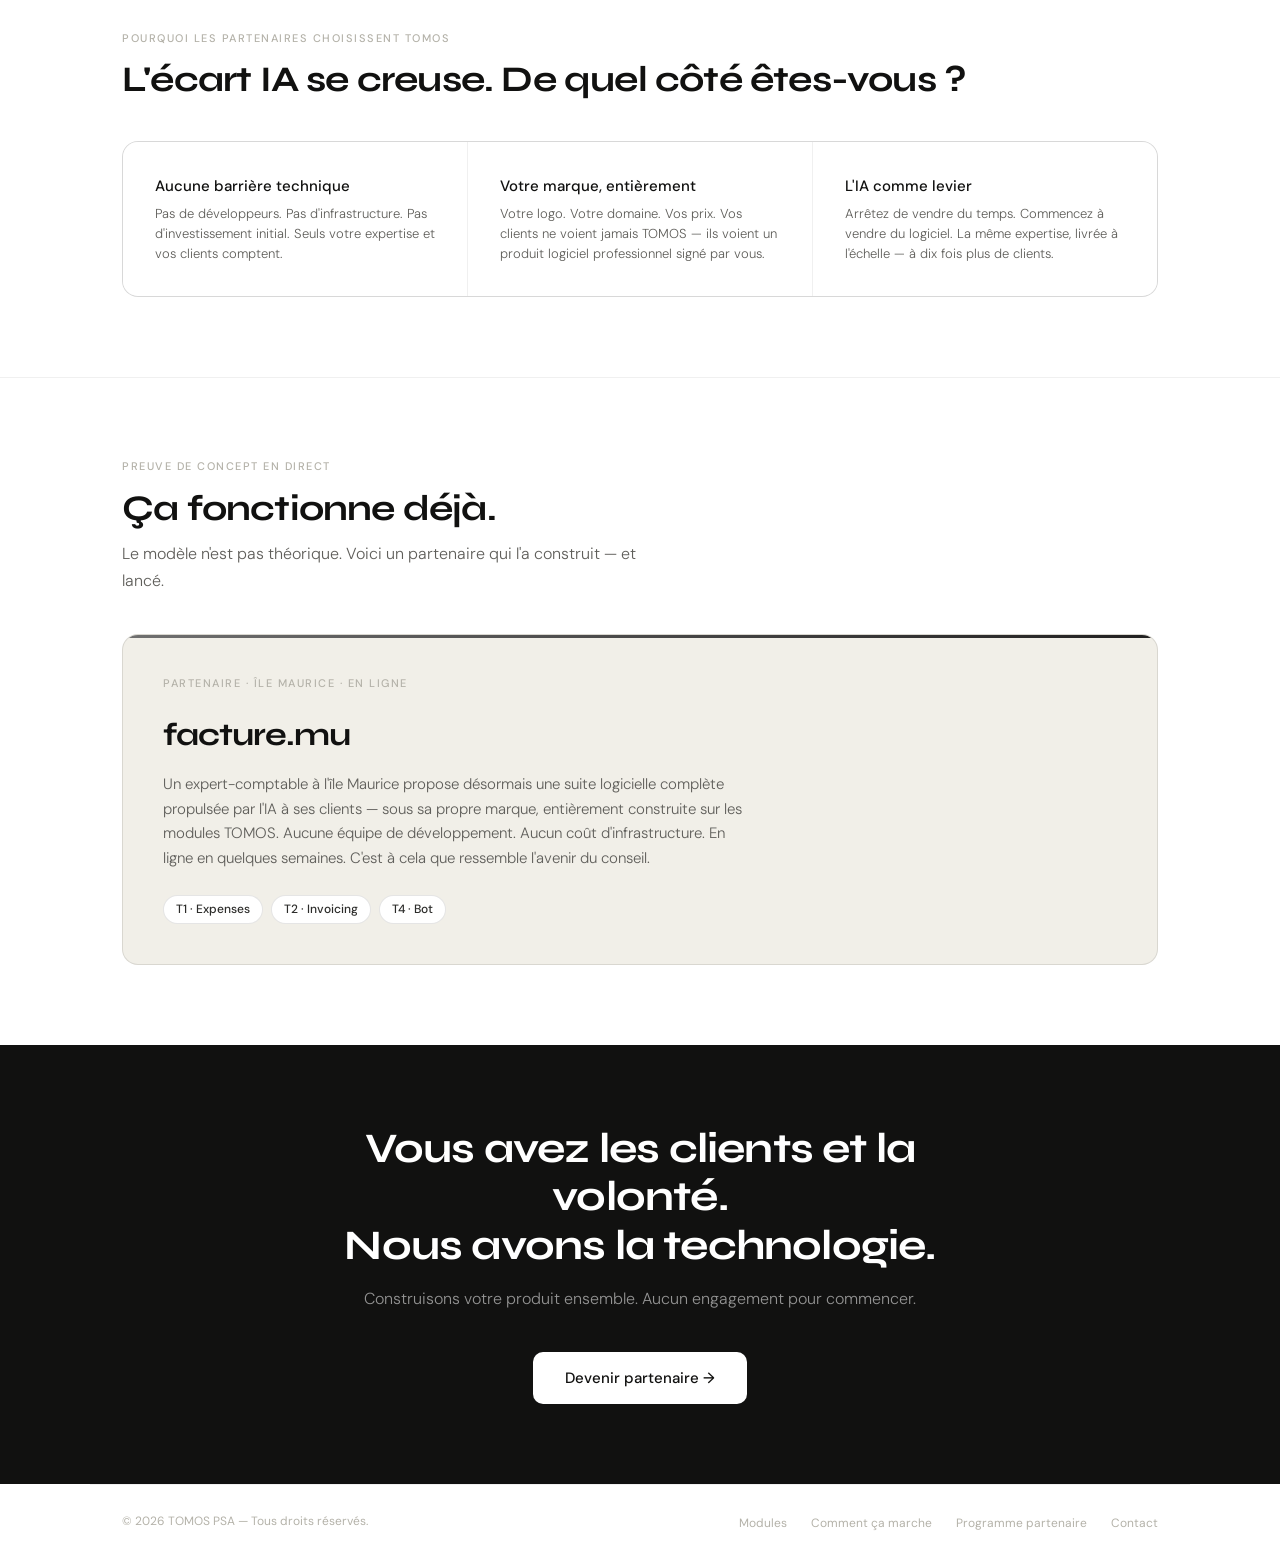
<file: site/index.html>
<!DOCTYPE html>
<html lang="fr">
<head>
  <meta charset="UTF-8">
  <meta name="viewport" content="width=device-width, initial-scale=1.0">
  <title>TOMOS.io — Monetize your expertise</title>
  <meta name="description" content="TOMOS is modular white-label SaaS infrastructure for accounting firms and advisory professionals — Expenses, Invoicing, Cam, Bot.">
  <link rel="icon" href="assets/img/logos/logo-tomos.svg" type="image/svg+xml">
  <link rel="preconnect" href="https://fonts.googleapis.com">
  <link rel="preconnect" href="https://fonts.gstatic.com" crossorigin>
  <link href="https://fonts.googleapis.com/css2?family=DM+Sans:ital,opsz,wght@0,9..40,300;0,9..40,400;0,9..40,500;1,9..40,300&family=Syne:wght@400;700&display=swap" rel="stylesheet">
  <link rel="stylesheet" href="assets/css/style.css">
</head>
<body>

  <!-- NAV -->
  <nav>
    <a href="index.html" class="nav-logo">
      <div class="logo-mark">
        <svg viewBox="0 0 60 60" fill="none" xmlns="http://www.w3.org/2000/svg">
          <path d="M14 20h32M30 20v22" stroke="#fff" stroke-width="5.5" stroke-linecap="round"/>
          <circle cx="43" cy="12" r="4.5" fill="#fff"/>
        </svg>
      </div>
      <span class="logo-name">TOMOS</span>
    </a>
    <ul class="nav-links">
      <li><a href="#modules" data-i18n="common.nav.modules">Modules</a></li>
      <li><a href="#how" data-i18n="common.nav.how">How it works</a></li>
      <li><a href="#proof" data-i18n="common.nav.proof">Proof of concept</a></li>
      <li><a href="partner.html" class="nav-cta" data-i18n="common.nav.partner">Become a partner</a></li>
    </ul>
    <div class="lang-switch">
      <button class="lang-btn" data-lang="fr">FR</button>
      <button class="lang-btn" data-lang="en">EN</button>
    </div>
  </nav>

  <!-- HERO -->
  <div style="max-width:1100px;margin:0 auto;">
    <div class="hero">
      <div class="hero-tag">
        <span class="hero-dot"></span>
        <span data-i18n="index.hero.tag">For reseller partners</span>
      </div>
      <h1 data-i18n="index.hero.title">Monetize<br><span class="muted">your expertise.</span></h1>
      <p class="hero-sub" data-i18n="index.hero.sub">TOMOS is modular SaaS infrastructure — think Lego blocks — that accounting firms, consultants, and advisory professionals assemble, brand as their own, and sell to their clients.</p>
      <div class="hero-actions">
        <a href="partner.html" class="btn-primary" data-i18n="index.hero.ctaPrimary">Become a partner →</a>
        <a href="#how" class="btn-secondary" data-i18n="index.hero.ctaSecondary">See how it works</a>
      </div>
      <p class="hero-note" data-i18n="index.hero.note">No developers. No infrastructure. No upfront investment.</p>
    </div>
  </div>

  <!-- PROOF BAR -->
  <div class="proof-bar">
    <div class="proof-item">
      <div class="proof-icon"><svg viewBox="0 0 10 10" fill="none"><path d="M2 5l2.5 2.5L8 3" stroke="#fff" stroke-width="1.5" stroke-linecap="round" stroke-linejoin="round"/></svg></div>
      <span data-i18n="index.proof.item1">No technical team required</span>
    </div>
    <div class="proof-item">
      <div class="proof-icon"><svg viewBox="0 0 10 10" fill="none"><path d="M2 5l2.5 2.5L8 3" stroke="#fff" stroke-width="1.5" stroke-linecap="round" stroke-linejoin="round"/></svg></div>
      <span data-i18n="index.proof.item2">Your brand, your pricing</span>
    </div>
    <div class="proof-item">
      <div class="proof-icon"><svg viewBox="0 0 10 10" fill="none"><path d="M2 5l2.5 2.5L8 3" stroke="#fff" stroke-width="1.5" stroke-linecap="round" stroke-linejoin="round"/></svg></div>
      <span data-i18n="index.proof.item3">Live in weeks, not months</span>
    </div>
    <div class="proof-item">
      <div class="proof-icon"><svg viewBox="0 0 10 10" fill="none"><path d="M2 5l2.5 2.5L8 3" stroke="#fff" stroke-width="1.5" stroke-linecap="round" stroke-linejoin="round"/></svg></div>
      <span data-i18n="index.proof.item4">AI-powered from day one</span>
    </div>
  </div>

  <hr class="section-divider">

  <!-- MODULES -->
  <section id="modules">
    <div class="section-intro">
      <div>
        <div class="section-label" data-i18n="index.modules.label">The modules</div>
        <h2 data-i18n="index.modules.title">Pick what fits.<br>Leave what doesn't.</h2>
      </div>
      <p class="section-sub" data-i18n="index.modules.sub">Four standalone products. Fully white-label. Each one is something your clients will pay for — under your name.</p>
    </div>

    <div class="modules-grid">

      <!-- T1 -->
      <div class="module-card">
        <div class="module-number">T1</div>
        <div class="module-title">Expenses</div>
        <p class="module-desc" data-i18n="index.modules.t1.desc">AI-powered expense management. Your clients scan receipts, track spending, and export data — saving hours every month.</p>
        <ul class="module-features">
          <li><span class="feature-dot"></span><span data-i18n="index.modules.t1.f1">AI receipt scanning — photo, email, or manual</span></li>
          <li><span class="feature-dot"></span><span data-i18n="index.modules.t1.f2">Smart insights and spending patterns</span></li>
          <li><span class="feature-dot"></span><span data-i18n="index.modules.t1.f3">CSV/accounting exports</span></li>
          <li><span class="feature-dot"></span><span data-i18n="index.modules.t1.f4">iOS and Android apps included</span></li>
        </ul>
        <div class="module-img">
          <img src="assets/img/logos/header-t1.webp" alt="T1 Expenses" loading="lazy">
        </div>
        <br>
        <a href="t1.html" class="module-link" data-i18n="index.modules.t1.link">See T1 in action →</a>
      </div>

      <!-- T2 -->
      <div class="module-card">
        <div class="module-number">T2</div>
        <div class="module-title">Invoicing</div>
        <p class="module-desc" data-i18n="index.modules.t2.desc">Online invoicing with e-invoice compliance. Built for the entrepreneurs and SMEs your clients already are.</p>
        <ul class="module-features">
          <li><span class="feature-dot"></span><span data-i18n="index.modules.t2.f1">Create and send professional invoices</span></li>
          <li><span class="feature-dot"></span><span data-i18n="index.modules.t2.f2">E-invoice compliance (EU standards)</span></li>
          <li><span class="feature-dot"></span><span data-i18n="index.modules.t2.f3">Payment tracking and reminders</span></li>
          <li><span class="feature-dot"></span><span data-i18n="index.modules.t2.f4">Branded client portal</span></li>
        </ul>
        <div class="module-img">
          <img src="assets/img/logos/header-t2.webp" alt="T2 Invoicing" loading="lazy">
        </div>
        <br>
        <a href="t2.html" class="module-link" data-i18n="index.modules.t2.link">See the proof of concept →</a>
      </div>

      <!-- T3 -->
      <div class="module-card">
        <div class="module-number">T3</div>
        <div class="module-title">Cam</div>
        <p class="module-desc" data-i18n="index.modules.t3.desc">Branded video conferencing for your practice. Keep all client interactions inside your own ecosystem.</p>
        <ul class="module-features">
          <li><span class="feature-dot"></span><span data-i18n="index.modules.t3.f1">HD video and audio calls</span></li>
          <li><span class="feature-dot"></span><span data-i18n="index.modules.t3.f2">Fully branded with your identity</span></li>
          <li><span class="feature-dot"></span><span data-i18n="index.modules.t3.f3">No third-party branding visible</span></li>
          <li><span class="feature-dot"></span><span data-i18n="index.modules.t3.f4">Simple meeting links for clients</span></li>
        </ul>
        <div class="module-img">
          <img src="assets/img/logos/header-t3.webp" alt="T3 Cam" loading="lazy">
        </div>
        <br>
        <a href="t3.html" class="module-link" data-i18n="index.modules.t3.link">Coming soon →</a>
      </div>

      <!-- T4 -->
      <div class="module-card">
        <div class="module-number">T4</div>
        <div class="module-title">Bot</div>
        <p class="module-desc" data-i18n="index.modules.t4.desc">An AI assistant trained on your knowledge base. Answers your clients' questions instantly, captures leads, and speaks in your voice.</p>
        <ul class="module-features">
          <li><span class="feature-dot"></span><span data-i18n="index.modules.t4.f1">Fully customizable persona and tone</span></li>
          <li><span class="feature-dot"></span><span data-i18n="index.modules.t4.f2">Trained only on your content</span></li>
          <li><span class="feature-dot"></span><span data-i18n="index.modules.t4.f3">Lead capture built in</span></li>
          <li><span class="feature-dot"></span><span data-i18n="index.modules.t4.f4">Conversation history and analytics</span></li>
        </ul>
        <div class="module-img">
          <img src="assets/img/t4/app-bot.webp" alt="T4 Bot interface" loading="lazy">
        </div>
        <br>
        <a href="t4.html" class="module-link" data-i18n="index.modules.t4.link">See T4 in action →</a>
      </div>

    </div>
  </section>

  <hr class="section-divider">

  <!-- HOW IT WORKS -->
  <section id="how">
    <div class="how-grid">
      <div>
        <div class="section-label" data-i18n="index.how.label">How it works</div>
        <h2 data-i18n="index.how.title">From zero to your own software product in weeks.</h2>
        <p class="section-sub" style="margin-top:0.75rem;" data-i18n="index.how.sub">No technical knowledge required. No team to hire. We handle everything behind the scenes.</p>
      </div>
      <ul class="steps">
        <li class="step">
          <div class="step-num">1</div>
          <div>
            <div class="step-title" data-i18n="index.how.step1.title">Choose your modules</div>
            <p class="step-desc" data-i18n="index.how.step1.desc">Select the tools that fit your clients' needs. Combine freely — T1, T2, T3, T4, or all four together.</p>
          </div>
        </li>
        <li class="step">
          <div class="step-num">2</div>
          <div>
            <div class="step-title" data-i18n="index.how.step2.title">We brand it for you</div>
            <p class="step-desc" data-i18n="index.how.step2.desc">Your logo, your colors, your domain. Your clients see only your product — TOMOS is invisible.</p>
          </div>
        </li>
        <li class="step">
          <div class="step-num">3</div>
          <div>
            <div class="step-title" data-i18n="index.how.step3.title">You sell, we maintain</div>
            <p class="step-desc" data-i18n="index.how.step3.desc">You set your own pricing and sell to your clients. We handle updates, infrastructure, and support.</p>
          </div>
        </li>
        <li class="step">
          <div class="step-num">4</div>
          <div>
            <div class="step-title" data-i18n="index.how.step4.title">You grow, we scale with you</div>
            <p class="step-desc" data-i18n="index.how.step4.desc">Add modules as your offering evolves. One partner. One stack. Unlimited clients.</p>
          </div>
        </li>
      </ul>
    </div>
  </section>

  <hr class="section-divider">

  <!-- VALUE PROPS -->
  <section>
    <div class="section-label" data-i18n="index.values.label">Why partners choose TOMOS</div>
    <h2 data-i18n="index.values.title">The AI gap is widening. Which side are you on?</h2>
    <div class="values-grid">
      <div class="value-item">
        <div class="value-title" data-i18n="index.values.v1.title">No technical barrier</div>
        <p class="value-desc" data-i18n="index.values.v1.desc">No developers. No infrastructure. No upfront investment. Your talent and your clients are the only things you need.</p>
      </div>
      <div class="value-item">
        <div class="value-title" data-i18n="index.values.v2.title">Your brand, entirely</div>
        <p class="value-desc" data-i18n="index.values.v2.desc">Your logo. Your domain. Your pricing. Your clients never see TOMOS — they see a professional software product from you.</p>
      </div>
      <div class="value-item">
        <div class="value-title" data-i18n="index.values.v3.title">AI as your lever</div>
        <p class="value-desc" data-i18n="index.values.v3.desc">Stop selling time. Start selling software. The same expertise, delivered at scale — to ten times more clients.</p>
      </div>
    </div>
  </section>

  <hr class="section-divider">

  <!-- PROOF -->
  <section id="proof">
    <div class="section-label" data-i18n="index.proofSection.label">Live proof of concept</div>
    <h2 data-i18n="index.proofSection.title">It's already working.</h2>
    <p class="section-sub" style="margin-bottom:2.5rem;" data-i18n="index.proofSection.sub">The model isn't theoretical. Here's a partner who built on it — and launched.</p>
    <div class="proof-card">
      <div class="proof-eyebrow" data-i18n="index.proofSection.eyebrow">Partner · Mauritius · Live</div>
      <div class="proof-name">facture.mu</div>
      <p class="proof-desc" data-i18n="index.proofSection.desc">An accounting professional in Mauritius now offers a complete AI-powered software suite to his clients — under his own brand, built entirely on TOMOS modules. No development team. No infrastructure costs. Live in weeks. This is what the future of advisory looks like.</p>
      <div class="proof-modules">
        <span class="proof-pill">T1 · Expenses</span>
        <span class="proof-pill">T2 · Invoicing</span>
        <span class="proof-pill">T4 · Bot</span>
      </div>
    </div>
  </section>

  <!-- CTA -->
  <div class="cta-section">
    <div class="cta-inner">
      <h2 data-i18n="index.cta.title">You have the clients and the drive.<br>We have the technology.</h2>
      <p data-i18n="index.cta.sub">Let's build your product together. No commitment to start.</p>
      <a href="partner.html" class="btn-white" data-i18n="index.cta.btn">Become a partner →</a>
    </div>
  </div>

  <!-- FOOTER -->
  <footer>
    <span class="footer-copy" data-i18n="common.footer.copy">© 2026 TOMOS PSA — All rights reserved.</span>
    <ul class="footer-links">
      <li><a href="#modules" data-i18n="common.nav.modules">Modules</a></li>
      <li><a href="#how" data-i18n="common.nav.how">How it works</a></li>
      <li><a href="partner.html" data-i18n="common.footer.partner">Partner program</a></li>
      <li><a href="mailto:contact@tomos.io" data-i18n="common.footer.contact">Contact</a></li>
    </ul>
  </footer>

  <script>
    window.I18N = {
      fr: {
        common: {
          nav: { modules: "Modules", how: "Comment ça marche", proof: "Preuve", partner: "Devenir partenaire" },
          footer: { copy: "© 2026 TOMOS PSA — Tous droits réservés.", partner: "Programme partenaire", contact: "Contact" }
        },
        index: {
          hero: {
            tag: "Pour les partenaires revendeurs",
            title: "Monétisez<br><span class=\"muted\">votre expertise.</span>",
            sub: "TOMOS est une infrastructure SaaS modulaire — comme des briques Lego — que les experts-comptables, consultants et professionnels du conseil assemblent, personnalisent à leur marque, et revendent à leurs clients.",
            ctaPrimary: "Devenir partenaire →",
            ctaSecondary: "Voir comment ça marche",
            note: "Pas de développeurs. Pas d'infrastructure. Pas d'investissement initial."
          },
          proof: {
            item1: "Aucune équipe technique requise",
            item2: "Votre marque, vos prix",
            item3: "En ligne en quelques semaines",
            item4: "Propulsé par l'IA dès le premier jour"
          },
          modules: {
            label: "Les modules",
            title: "Choisissez ce qui vous convient.<br>Laissez le reste.",
            sub: "Quatre produits autonomes. Entièrement en marque blanche. Chacun est un service que vos clients paieront — sous votre nom.",
            t1: {
              desc: "Gestion des notes de frais propulsée par l'IA. Vos clients scannent leurs reçus, suivent leurs dépenses et exportent leurs données — en économisant des heures chaque mois.",
              f1: "Scan IA des reçus — photo, email ou saisie manuelle",
              f2: "Insights intelligents sur les habitudes de dépense",
              f3: "Exports CSV / comptables",
              f4: "Apps iOS et Android incluses",
              link: "Voir T1 en action →"
            },
            t2: {
              desc: "Facturation en ligne avec conformité e-facture. Conçu pour les indépendants et PME que sont déjà vos clients.",
              f1: "Créez et envoyez des factures professionnelles",
              f2: "Conformité e-facture (normes UE)",
              f3: "Suivi des paiements et relances",
              f4: "Portail client personnalisé",
              link: "Voir la preuve de concept →"
            },
            t3: {
              desc: "Visioconférence en marque blanche pour votre cabinet. Gardez toutes les interactions clients dans votre propre écosystème.",
              f1: "Appels vidéo et audio HD",
              f2: "Entièrement personnalisé à votre identité",
              f3: "Aucune marque tierce visible",
              f4: "Liens de réunion simples pour vos clients",
              link: "Bientôt disponible →"
            },
            t4: {
              desc: "Un assistant IA entraîné sur votre base de connaissances. Répond instantanément aux questions de vos clients, capture des leads, et parle avec votre voix.",
              f1: "Personnalité et ton entièrement personnalisables",
              f2: "Entraîné uniquement sur votre contenu",
              f3: "Capture de leads intégrée",
              f4: "Historique des conversations et analytics",
              link: "Voir T4 en action →"
            }
          },
          how: {
            label: "Comment ça marche",
            title: "De zéro à votre propre produit logiciel en quelques semaines.",
            sub: "Aucune connaissance technique requise. Aucune équipe à recruter. Nous gérons tout en coulisses.",
            step1: { title: "Choisissez vos modules", desc: "Sélectionnez les outils adaptés aux besoins de vos clients. Combinez librement — T1, T2, T3, T4, ou les quatre ensemble." },
            step2: { title: "Nous le mettons à votre marque", desc: "Votre logo, vos couleurs, votre domaine. Vos clients ne voient que votre produit — TOMOS reste invisible." },
            step3: { title: "Vous vendez, nous maintenons", desc: "Vous fixez vos propres prix et vendez à vos clients. Nous gérons les mises à jour, l'infrastructure et le support." },
            step4: { title: "Vous grandissez, nous suivons", desc: "Ajoutez des modules à mesure que votre offre évolue. Un partenaire. Une plateforme. Des clients illimités." }
          },
          values: {
            label: "Pourquoi les partenaires choisissent TOMOS",
            title: "L'écart IA se creuse. De quel côté êtes-vous ?",
            v1: { title: "Aucune barrière technique", desc: "Pas de développeurs. Pas d'infrastructure. Pas d'investissement initial. Seuls votre expertise et vos clients comptent." },
            v2: { title: "Votre marque, entièrement", desc: "Votre logo. Votre domaine. Vos prix. Vos clients ne voient jamais TOMOS — ils voient un produit logiciel professionnel signé par vous." },
            v3: { title: "L'IA comme levier", desc: "Arrêtez de vendre du temps. Commencez à vendre du logiciel. La même expertise, livrée à l'échelle — à dix fois plus de clients." }
          },
          proofSection: {
            label: "Preuve de concept en direct",
            title: "Ça fonctionne déjà.",
            sub: "Le modèle n'est pas théorique. Voici un partenaire qui l'a construit — et lancé.",
            eyebrow: "Partenaire · Île Maurice · En ligne",
            desc: "Un expert-comptable à l'île Maurice propose désormais une suite logicielle complète propulsée par l'IA à ses clients — sous sa propre marque, entièrement construite sur les modules TOMOS. Aucune équipe de développement. Aucun coût d'infrastructure. En ligne en quelques semaines. C'est à cela que ressemble l'avenir du conseil."
          },
          cta: {
            title: "Vous avez les clients et la volonté.<br>Nous avons la technologie.",
            sub: "Construisons votre produit ensemble. Aucun engagement pour commencer.",
            btn: "Devenir partenaire →"
          }
        }
      },
      en: {
        common: {
          nav: { modules: "Modules", how: "How it works", proof: "Proof of concept", partner: "Become a partner" },
          footer: { copy: "© 2026 TOMOS PSA — All rights reserved.", partner: "Partner program", contact: "Contact" }
        },
        index: {
          hero: {
            tag: "For reseller partners",
            title: "Monetize<br><span class=\"muted\">your expertise.</span>",
            sub: "TOMOS is modular SaaS infrastructure — think Lego blocks — that accounting firms, consultants, and advisory professionals assemble, brand as their own, and sell to their clients.",
            ctaPrimary: "Become a partner →",
            ctaSecondary: "See how it works",
            note: "No developers. No infrastructure. No upfront investment."
          },
          proof: {
            item1: "No technical team required",
            item2: "Your brand, your pricing",
            item3: "Live in weeks, not months",
            item4: "AI-powered from day one"
          },
          modules: {
            label: "The modules",
            title: "Pick what fits.<br>Leave what doesn't.",
            sub: "Four standalone products. Fully white-label. Each one is something your clients will pay for — under your name.",
            t1: {
              desc: "AI-powered expense management. Your clients scan receipts, track spending, and export data — saving hours every month.",
              f1: "AI receipt scanning — photo, email, or manual",
              f2: "Smart insights and spending patterns",
              f3: "CSV/accounting exports",
              f4: "iOS and Android apps included",
              link: "See T1 in action →"
            },
            t2: {
              desc: "Online invoicing with e-invoice compliance. Built for the entrepreneurs and SMEs your clients already are.",
              f1: "Create and send professional invoices",
              f2: "E-invoice compliance (EU standards)",
              f3: "Payment tracking and reminders",
              f4: "Branded client portal",
              link: "See the proof of concept →"
            },
            t3: {
              desc: "Branded video conferencing for your practice. Keep all client interactions inside your own ecosystem.",
              f1: "HD video and audio calls",
              f2: "Fully branded with your identity",
              f3: "No third-party branding visible",
              f4: "Simple meeting links for clients",
              link: "Coming soon →"
            },
            t4: {
              desc: "An AI assistant trained on your knowledge base. Answers your clients' questions instantly, captures leads, and speaks in your voice.",
              f1: "Fully customizable persona and tone",
              f2: "Trained only on your content",
              f3: "Lead capture built in",
              f4: "Conversation history and analytics",
              link: "See T4 in action →"
            }
          },
          how: {
            label: "How it works",
            title: "From zero to your own software product in weeks.",
            sub: "No technical knowledge required. No team to hire. We handle everything behind the scenes.",
            step1: { title: "Choose your modules", desc: "Select the tools that fit your clients' needs. Combine freely — T1, T2, T3, T4, or all four together." },
            step2: { title: "We brand it for you", desc: "Your logo, your colors, your domain. Your clients see only your product — TOMOS is invisible." },
            step3: { title: "You sell, we maintain", desc: "You set your own pricing and sell to your clients. We handle updates, infrastructure, and support." },
            step4: { title: "You grow, we scale with you", desc: "Add modules as your offering evolves. One partner. One stack. Unlimited clients." }
          },
          values: {
            label: "Why partners choose TOMOS",
            title: "The AI gap is widening. Which side are you on?",
            v1: { title: "No technical barrier", desc: "No developers. No infrastructure. No upfront investment. Your talent and your clients are the only things you need." },
            v2: { title: "Your brand, entirely", desc: "Your logo. Your domain. Your pricing. Your clients never see TOMOS — they see a professional software product from you." },
            v3: { title: "AI as your lever", desc: "Stop selling time. Start selling software. The same expertise, delivered at scale — to ten times more clients." }
          },
          proofSection: {
            label: "Live proof of concept",
            title: "It's already working.",
            sub: "The model isn't theoretical. Here's a partner who built on it — and launched.",
            eyebrow: "Partner · Mauritius · Live",
            desc: "An accounting professional in Mauritius now offers a complete AI-powered software suite to his clients — under his own brand, built entirely on TOMOS modules. No development team. No infrastructure costs. Live in weeks. This is what the future of advisory looks like."
          },
          cta: {
            title: "You have the clients and the drive.<br>We have the technology.",
            sub: "Let's build your product together. No commitment to start.",
            btn: "Become a partner →"
          }
        }
      }
    };
  </script>
  <script src="assets/js/i18n.js"></script>
</body>
</html>
</file>
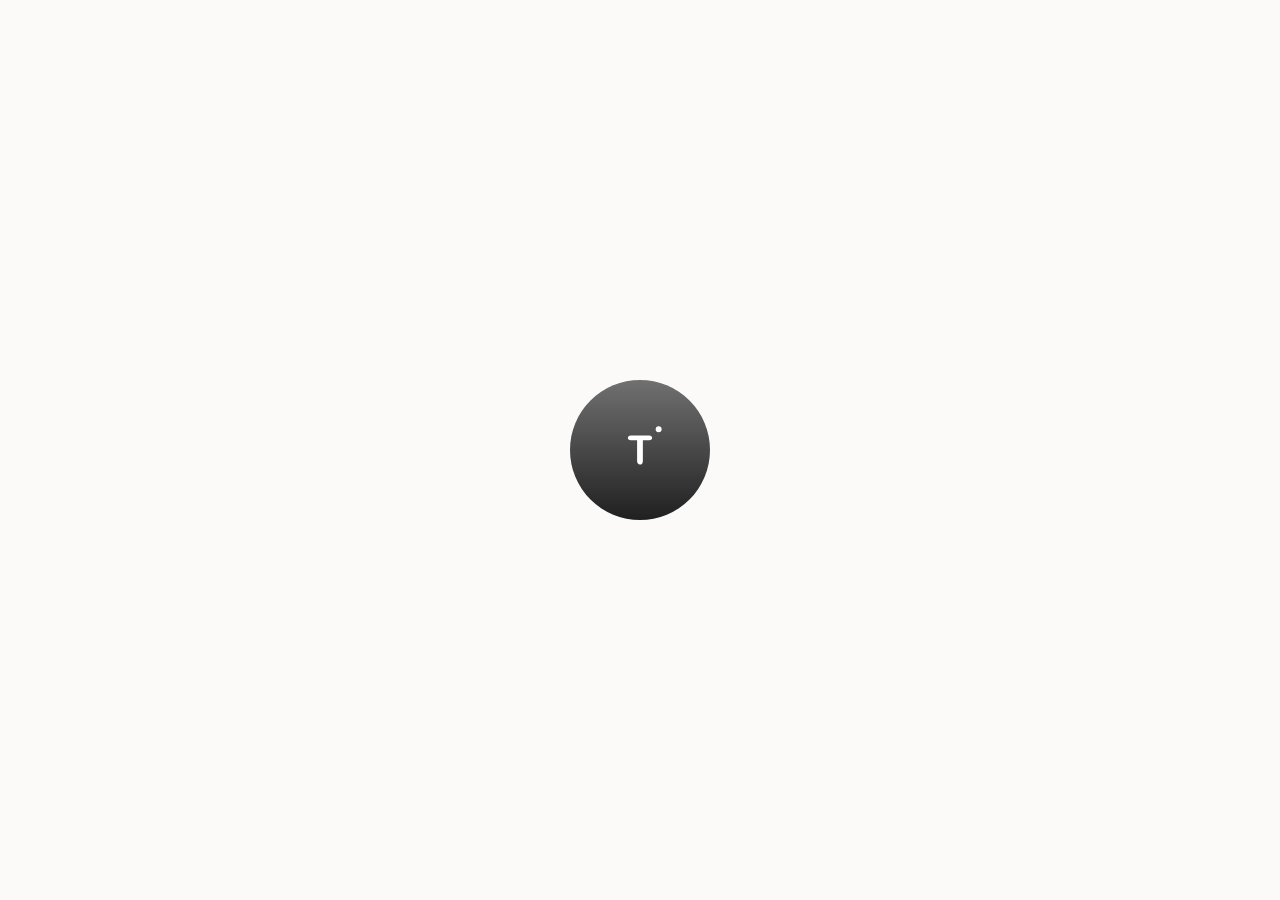
<file: soon/index.html>
<!DOCTYPE html>
<html lang="fr">
<head>
  <meta charset="UTF-8">
  <meta name="viewport" content="width=device-width, initial-scale=1.0">
  <title>TOMOS.io</title>
  <link rel="icon" href="../assets/img/logos/logo-tomos.svg" type="image/svg+xml">
  <style>
    *, *::before, *::after { box-sizing: border-box; margin: 0; padding: 0; }
    html, body {
      height: 100%;
      background: #FBFAF9;
    }
    body {
      display: flex;
      align-items: center;
      justify-content: center;
    }
    img {
      width: 140px;
      height: auto;
      animation: pulse 2.4s ease-in-out infinite;
    }
    @keyframes pulse {
      0%, 100% { opacity: 1; }
      50% { opacity: 0.55; }
    }
    .access {
      position: fixed;
      top: 0;
      right: 0;
      width: 30px;
      height: 30px;
      background: #FBFAF9;
      border: none;
      cursor: default;
    }
  </style>
</head>
<body>
  <img src="../assets/img/logos/logo-tomos.svg" alt="TOMOS">
  <a class="access" href="/preview/" aria-hidden="true" tabindex="-1"></a>
</body>
</html>
</file>
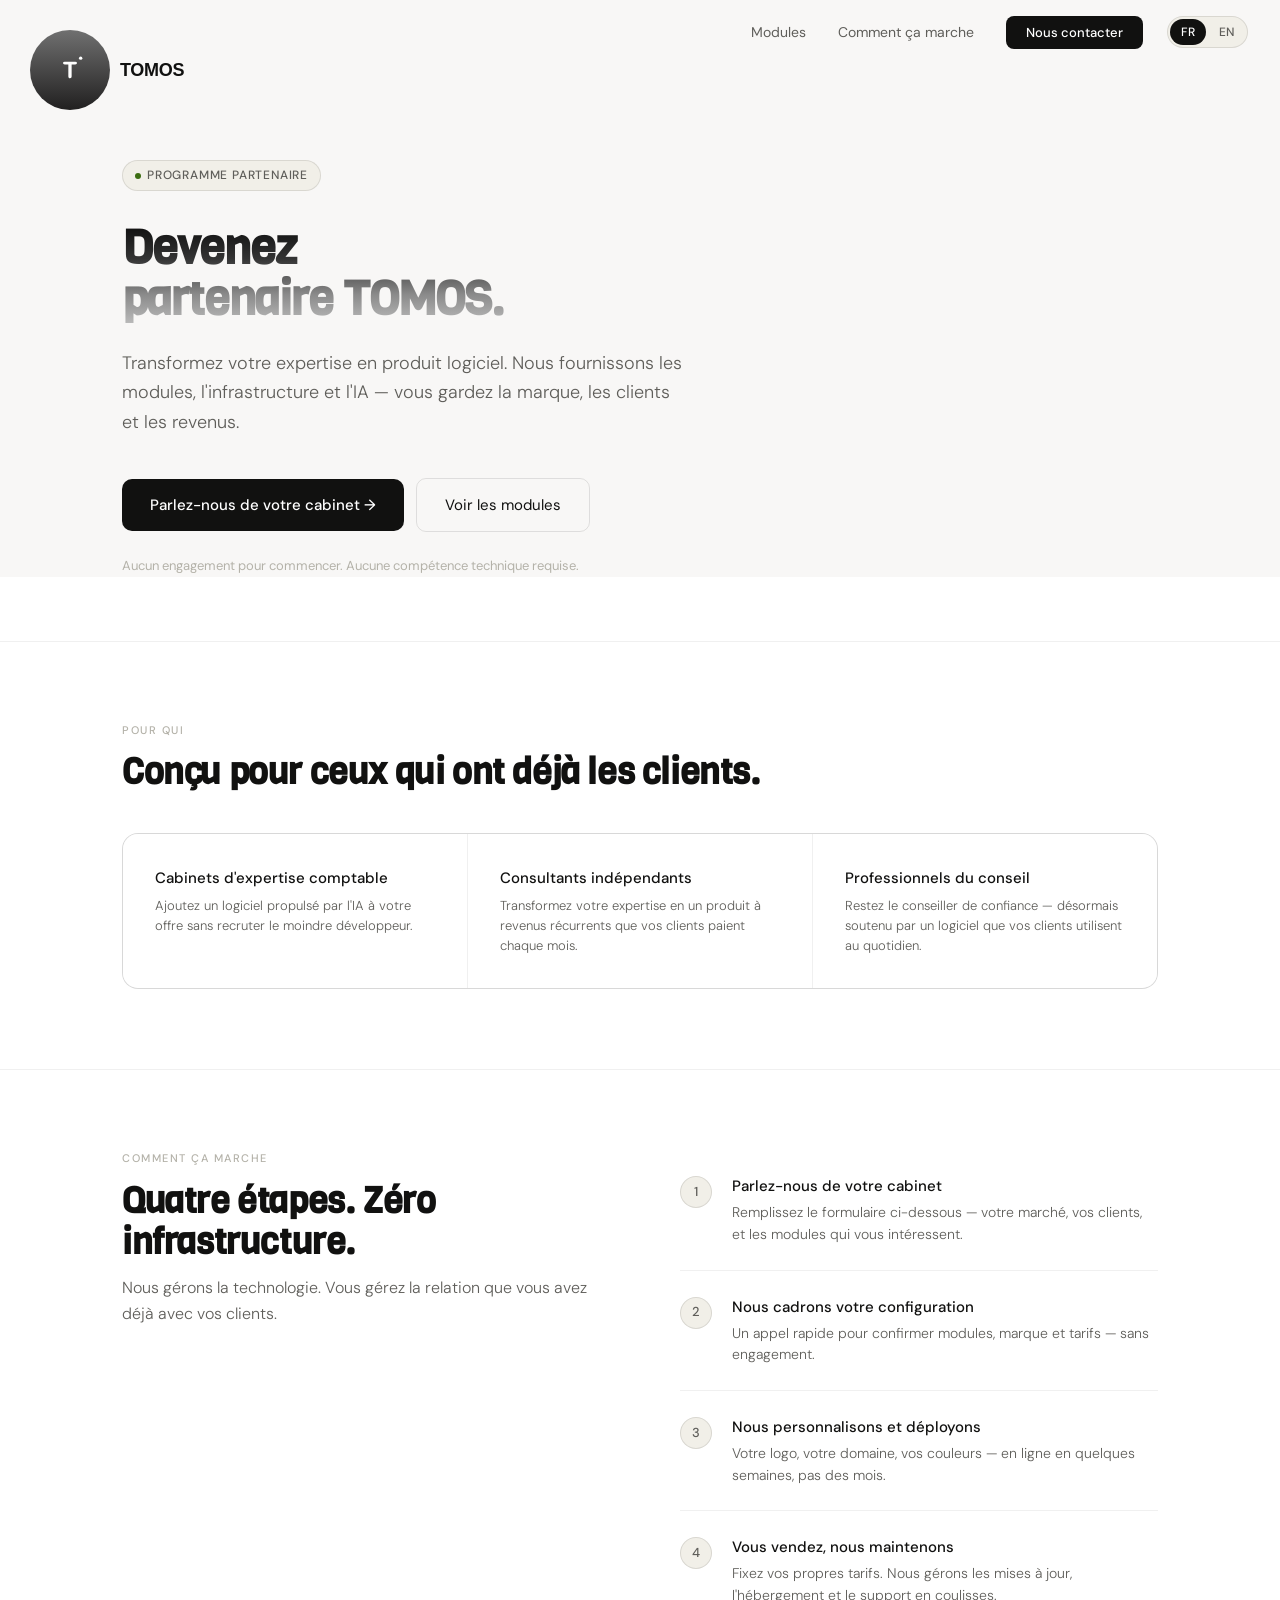
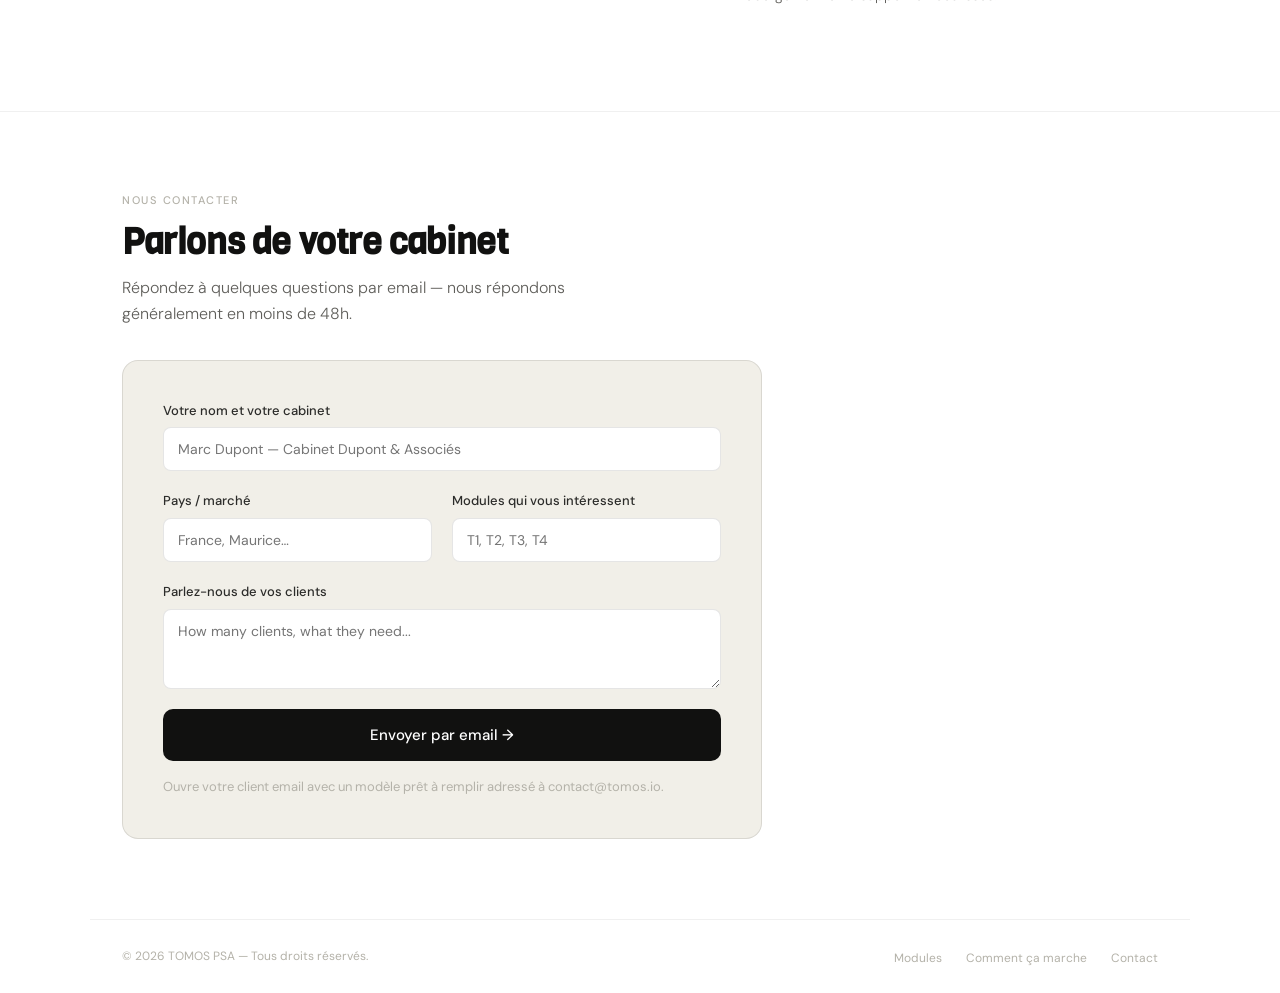
<file: partner.html>
<!DOCTYPE html>
<html lang="fr">
<head>
  <meta charset="UTF-8">
  <meta name="viewport" content="width=device-width, initial-scale=1.0">
  <title>Become a partner — TOMOS.io</title>
  <meta name="description" content="Become a TOMOS partner: white-label AI SaaS modules for accounting firms and advisory professionals.">
  <link rel="icon" href="assets/img/logos/logo-tomos.svg" type="image/svg+xml">
  <link rel="preconnect" href="https://fonts.googleapis.com">
  <link rel="preconnect" href="https://fonts.gstatic.com" crossorigin>
  <link href="https://fonts.googleapis.com/css2?family=DM+Sans:ital,opsz,wght@0,9..40,300;0,9..40,400;0,9..40,500;1,9..40,300&family=Viga&display=swap" rel="stylesheet">
  <link rel="stylesheet" href="assets/css/style.css?v=22">
</head>
<body>

  <div class="hero-bg-parallax"></div>

  <!-- NAV -->
    <a href="index.html" class="nav-logo">
      <img src="assets/img/logos/logo-tomos.svg" alt="TOMOS" class="logo-mark">
      <span class="logo-name">TOMOS</span>
    </a>
  <nav>
    <ul class="nav-links">
      <li><a href="index.html#modules" data-i18n="common.nav.modules">Modules</a></li>
      <li><a href="index.html#how" data-i18n="common.nav.how">How it works</a></li>
      <li><a href="#contact" class="nav-cta" data-i18n="common.nav.contact">Get in touch</a></li>
    </ul>
    <div class="lang-switch">
      <button class="lang-btn" data-lang="fr">FR</button>
      <button class="lang-btn" data-lang="en">EN</button>
    </div>
  </nav>

  <!-- HERO -->
  <div class="hero-section">
    <div class="hero">
      <div class="hero-tag">
        <span class="hero-dot"></span>
        <span data-i18n="partner.hero.tag">Partner program</span>
      </div>
      <h1 data-i18n="partner.hero.title">Become a<br><span class="muted">TOMOS partner.</span></h1>
      <p class="hero-sub" data-i18n="partner.hero.sub">Turn your expertise into a software product. We give you the modules, the infrastructure, and the AI — you keep the brand, the clients, and the revenue.</p>
      <div class="hero-actions">
        <a href="#contact" class="btn-primary" data-i18n="partner.hero.ctaPrimary">Tell us about your practice →</a>
        <a href="index.html#modules" class="btn-secondary" data-i18n="partner.hero.ctaSecondary">See the modules</a>
      </div>
      <p class="hero-note" data-i18n="partner.hero.note">No commitment to start. No technical skills required.</p>
    </div>
  </div>

  <hr class="section-divider">

  <!-- WHO IT'S FOR -->
  <section>
    <div class="section-label" data-i18n="partner.who.label">Who it's for</div>
    <h2 data-i18n="partner.who.title">Built for people who already have the clients.</h2>
    <div class="values-grid">
      <div class="value-item">
        <div class="value-title" data-i18n="partner.who.v1.title">Accounting firms</div>
        <p class="value-desc" data-i18n="partner.who.v1.desc">Add AI-powered software to your service offering without hiring a single developer.</p>
      </div>
      <div class="value-item">
        <div class="value-title" data-i18n="partner.who.v2.title">Independent consultants</div>
        <p class="value-desc" data-i18n="partner.who.v2.desc">Package your expertise into a recurring-revenue product your clients pay for monthly.</p>
      </div>
      <div class="value-item">
        <div class="value-title" data-i18n="partner.who.v3.title">Advisory professionals</div>
        <p class="value-desc" data-i18n="partner.who.v3.desc">Stay the trusted advisor — now backed by software your clients actually use daily.</p>
      </div>
    </div>
  </section>

  <hr class="section-divider">

  <!-- HOW IT WORKS -->
  <section id="how">
    <div class="how-grid">
      <div>
        <div class="section-label" data-i18n="partner.how.label">How it works</div>
        <h2 data-i18n="partner.how.title">Four steps. Zero infrastructure.</h2>
        <p class="section-sub" style="margin-top:0.75rem;" data-i18n="partner.how.sub">We handle the technology. You handle the relationship you already have with your clients.</p>
      </div>
      <ul class="steps">
        <li class="step">
          <div class="step-num">1</div>
          <div>
            <div class="step-title" data-i18n="partner.how.step1.title">Tell us about your practice</div>
            <p class="step-desc" data-i18n="partner.how.step1.desc">Fill in the form below — your market, your clients, and which modules interest you.</p>
          </div>
        </li>
        <li class="step">
          <div class="step-num">2</div>
          <div>
            <div class="step-title" data-i18n="partner.how.step2.title">We scope your setup</div>
            <p class="step-desc" data-i18n="partner.how.step2.desc">A short call to confirm modules, branding, and pricing — no commitment required.</p>
          </div>
        </li>
        <li class="step">
          <div class="step-num">3</div>
          <div>
            <div class="step-title" data-i18n="partner.how.step3.title">We brand and deploy</div>
            <p class="step-desc" data-i18n="partner.how.step3.desc">Your logo, your domain, your colors — live within weeks, not months.</p>
          </div>
        </li>
        <li class="step">
          <div class="step-num">4</div>
          <div>
            <div class="step-title" data-i18n="partner.how.step4.title">You sell, we maintain</div>
            <p class="step-desc" data-i18n="partner.how.step4.desc">Set your own pricing. We handle updates, hosting, and support behind the scenes.</p>
          </div>
        </li>
      </ul>
    </div>
  </section>

  <hr class="section-divider">

  <!-- CONTACT -->
  <section id="contact">
    <div class="section-label" data-i18n="partner.contact.label">Get in touch</div>
    <h2 data-i18n="partner.contact.title">Let's talk about your practice</h2>
    <p class="section-sub" style="margin-bottom:2rem;" data-i18n="partner.contact.sub">Answer a few questions by email — we typically reply within 48 hours.</p>

    <div class="contact-card">
      <div class="form-row">
        <label data-i18n="partner.contact.f1">Your name and firm</label>
        <input type="text" disabled placeholder="Marc Dupont — Cabinet Dupont &amp; Associés">
      </div>
      <div class="form-two">
        <div class="form-row">
          <label data-i18n="partner.contact.f2">Country / market</label>
          <input type="text" disabled placeholder="France, Maurice…">
        </div>
        <div class="form-row">
          <label data-i18n="partner.contact.f3">Modules of interest</label>
          <input type="text" disabled placeholder="T1, T2, T3, T4">
        </div>
      </div>
      <div class="form-row">
        <label data-i18n="partner.contact.f4">Tell us about your clients</label>
        <textarea disabled rows="3" placeholder="How many clients, what they need..."></textarea>
      </div>
      <a class="btn-primary" style="width:100%;justify-content:center;"
         href="mailto:contact@tomos.io?subject=Demande%20partenaire%20TOMOS&body=Nom%20et%20cabinet%20%3A%0APays%20%2F%20march%C3%A9%20%3A%0AModules%20qui%20m%27int%C3%A9ressent%20%3A%0AParlez-moi%20de%20vos%20clients%20%3A%0A"
         data-i18n="partner.contact.cta">Send by email →</a>
      <p class="hero-note" style="margin-top:1rem;" data-i18n="partner.contact.note">Opens your email client with a ready-to-fill template addressed to contact@tomos.io.</p>
    </div>
  </section>

  <!-- FOOTER -->
  <footer>
    <span class="footer-copy" data-i18n="common.footer.copy">© 2026 TOMOS PSA — All rights reserved.</span>
    <ul class="footer-links">
      <li><a href="index.html#modules" data-i18n="common.nav.modules">Modules</a></li>
      <li><a href="index.html#how" data-i18n="common.nav.how">How it works</a></li>
      <li><a href="mailto:contact@tomos.io" data-i18n="common.footer.contact">Contact</a></li>
    </ul>
  </footer>

  <script>
    window.I18N = {
      fr: {
        common: {
          nav: { modules: "Modules", how: "Comment ça marche", contact: "Nous contacter" },
          footer: { copy: "© 2026 TOMOS PSA — Tous droits réservés.", contact: "Contact" }
        },
        partner: {
          hero: {
            tag: "Programme partenaire",
            title: "Devenez<br><span class=\"muted\">partenaire TOMOS.</span>",
            sub: "Transformez votre expertise en produit logiciel. Nous fournissons les modules, l'infrastructure et l'IA — vous gardez la marque, les clients et les revenus.",
            ctaPrimary: "Parlez-nous de votre cabinet →",
            ctaSecondary: "Voir les modules",
            note: "Aucun engagement pour commencer. Aucune compétence technique requise."
          },
          who: {
            label: "Pour qui",
            title: "Conçu pour ceux qui ont déjà les clients.",
            v1: { title: "Cabinets d'expertise comptable", desc: "Ajoutez un logiciel propulsé par l'IA à votre offre sans recruter le moindre développeur." },
            v2: { title: "Consultants indépendants", desc: "Transformez votre expertise en un produit à revenus récurrents que vos clients paient chaque mois." },
            v3: { title: "Professionnels du conseil", desc: "Restez le conseiller de confiance — désormais soutenu par un logiciel que vos clients utilisent au quotidien." }
          },
          how: {
            label: "Comment ça marche",
            title: "Quatre étapes. Zéro infrastructure.",
            sub: "Nous gérons la technologie. Vous gérez la relation que vous avez déjà avec vos clients.",
            step1: { title: "Parlez-nous de votre cabinet", desc: "Remplissez le formulaire ci-dessous — votre marché, vos clients, et les modules qui vous intéressent." },
            step2: { title: "Nous cadrons votre configuration", desc: "Un appel rapide pour confirmer modules, marque et tarifs — sans engagement." },
            step3: { title: "Nous personnalisons et déployons", desc: "Votre logo, votre domaine, vos couleurs — en ligne en quelques semaines, pas des mois." },
            step4: { title: "Vous vendez, nous maintenons", desc: "Fixez vos propres tarifs. Nous gérons les mises à jour, l'hébergement et le support en coulisses." }
          },
          contact: {
            label: "Nous contacter",
            title: "Parlons de votre cabinet",
            sub: "Répondez à quelques questions par email — nous répondons généralement en moins de 48h.",
            f1: "Votre nom et votre cabinet",
            f2: "Pays / marché",
            f3: "Modules qui vous intéressent",
            f4: "Parlez-nous de vos clients",
            cta: "Envoyer par email →",
            note: "Ouvre votre client email avec un modèle prêt à remplir adressé à contact@tomos.io."
          }
        }
      },
      en: {
        common: {
          nav: { modules: "Modules", how: "How it works", contact: "Get in touch" },
          footer: { copy: "© 2026 TOMOS PSA — All rights reserved.", contact: "Contact" }
        },
        partner: {
          hero: {
            tag: "Partner program",
            title: "Become a<br><span class=\"muted\">TOMOS partner.</span>",
            sub: "Turn your expertise into a software product. We give you the modules, the infrastructure, and the AI — you keep the brand, the clients, and the revenue.",
            ctaPrimary: "Tell us about your practice →",
            ctaSecondary: "See the modules",
            note: "No commitment to start. No technical skills required."
          },
          who: {
            label: "Who it's for",
            title: "Built for people who already have the clients.",
            v1: { title: "Accounting firms", desc: "Add AI-powered software to your service offering without hiring a single developer." },
            v2: { title: "Independent consultants", desc: "Package your expertise into a recurring-revenue product your clients pay for monthly." },
            v3: { title: "Advisory professionals", desc: "Stay the trusted advisor — now backed by software your clients actually use daily." }
          },
          how: {
            label: "How it works",
            title: "Four steps. Zero infrastructure.",
            sub: "We handle the technology. You handle the relationship you already have with your clients.",
            step1: { title: "Tell us about your practice", desc: "Fill in the form below — your market, your clients, and which modules interest you." },
            step2: { title: "We scope your setup", desc: "A short call to confirm modules, branding, and pricing — no commitment required." },
            step3: { title: "We brand and deploy", desc: "Your logo, your domain, your colors — live within weeks, not months." },
            step4: { title: "You sell, we maintain", desc: "Set your own pricing. We handle updates, hosting, and support behind the scenes." }
          },
          contact: {
            label: "Get in touch",
            title: "Let's talk about your practice",
            sub: "Answer a few questions by email — we typically reply within 48 hours.",
            f1: "Your name and firm",
            f2: "Country / market",
            f3: "Modules of interest",
            f4: "Tell us about your clients",
            cta: "Send by email →",
            note: "Opens your email client with a ready-to-fill template addressed to contact@tomos.io."
          }
        }
      }
    };
  </script>
  <script src="assets/js/i18n.js?v=9"></script>
</body>
</html>
</file>
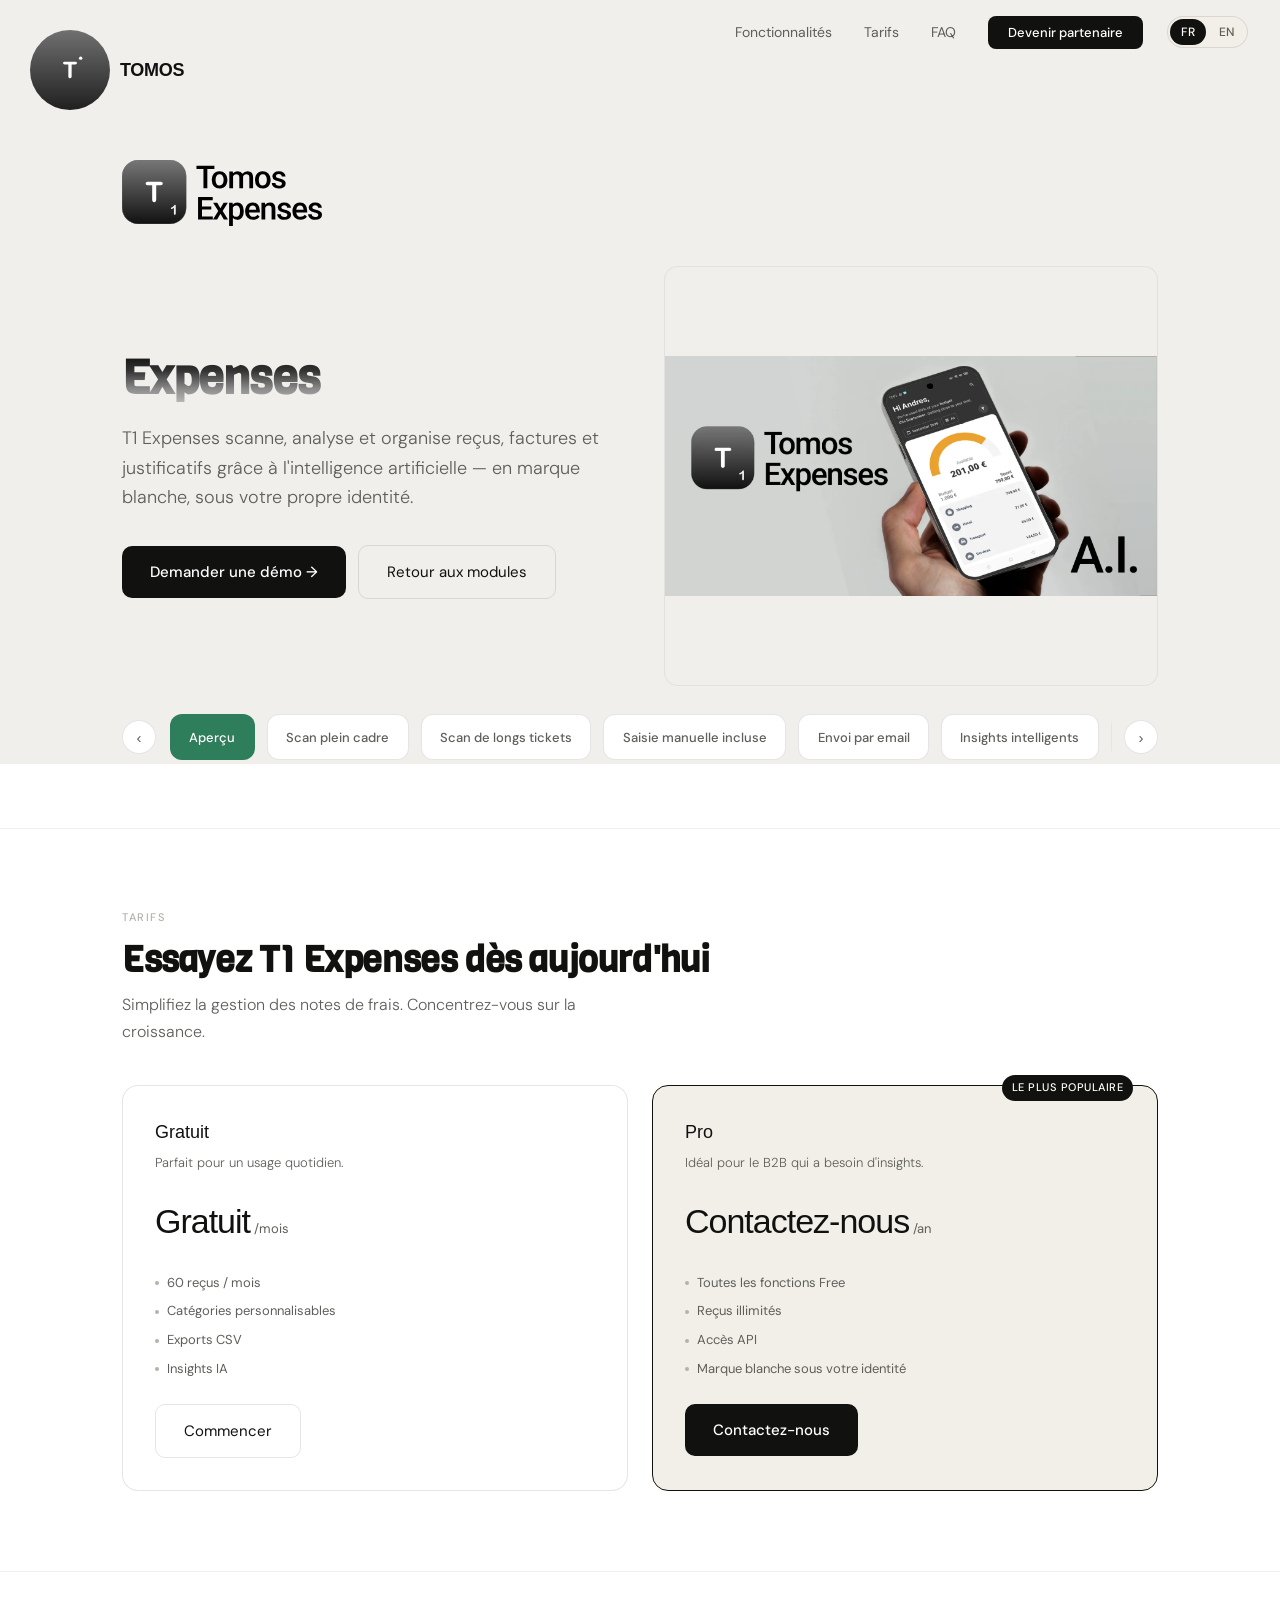
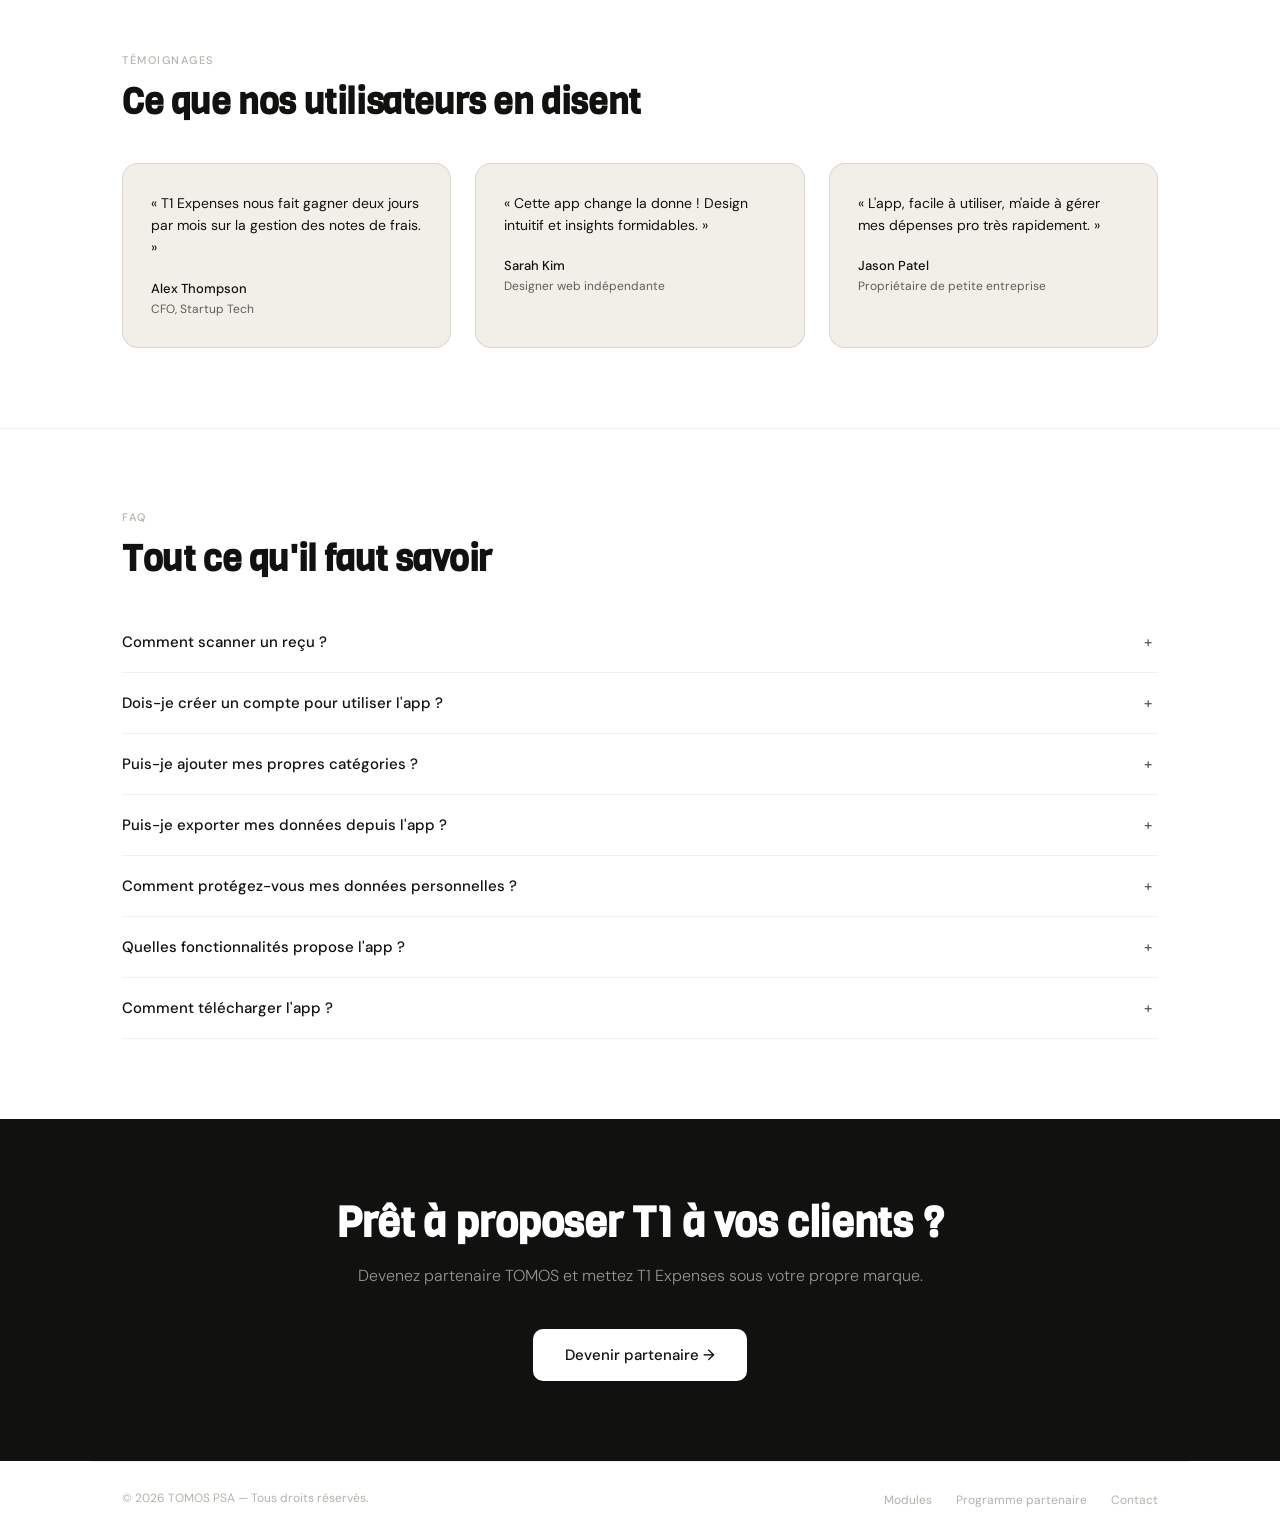
<file: t1.html>
<!DOCTYPE html>
<html lang="fr">
<head>
  <meta charset="UTF-8">
  <meta name="viewport" content="width=device-width, initial-scale=1.0">
  <title>T1 Expenses — TOMOS.io</title>
  <meta name="description" content="T1 Expenses: AI-powered expense management, white-label and ready to resell.">
  <link rel="icon" href="assets/img/logos/logo-tomos.svg" type="image/svg+xml">
  <link rel="preconnect" href="https://fonts.googleapis.com">
  <link rel="preconnect" href="https://fonts.gstatic.com" crossorigin>
  <link href="https://fonts.googleapis.com/css2?family=DM+Sans:ital,opsz,wght@0,9..40,300;0,9..40,400;0,9..40,500;1,9..40,300&family=Viga&display=swap" rel="stylesheet">
  <link rel="stylesheet" href="assets/css/style.css?v=22">
</head>
<body>

  <div class="hero-bg-parallax module-bg"></div>

  <!-- NAV -->
    <a href="index.html" class="nav-logo">
      <img src="assets/img/logos/logo-tomos.svg" alt="TOMOS" class="logo-mark">
      <span class="logo-name">TOMOS</span>
    </a>
  <nav>
    <ul class="nav-links">
      <li><a href="#features" data-i18n="common.nav.features">Features</a></li>
      <li><a href="#pricing" data-i18n="common.nav.pricing">Pricing</a></li>
      <li><a href="#faq" data-i18n="common.nav.faq">FAQ</a></li>
      <li><a href="partner.html" class="nav-cta" data-i18n="common.nav.partner">Become a partner</a></li>
    </ul>
    <div class="lang-switch">
      <button class="lang-btn" data-lang="fr">FR</button>
      <button class="lang-btn" data-lang="en">EN</button>
    </div>
  </nav>

  <!-- HERO = FEATURE VIEWER -->
  <div class="hero-section" id="features">
    <div class="hero">
      <img src="assets/img/logos/logo-t1.svg" alt="T1 Expenses" class="hero-logo">

      <div class="feature-tour hero-tour" style="--node-accent: var(--node-t1)">
        <div class="feature-viewer">
          <div class="feature-viewer-text">
            <div class="viewer-panel-text active">
              <h1 class="feature-title" data-i18n="t1.features.f0.title">Expenses</h1>
              <p class="feature-desc" data-i18n="t1.hero.sub">T1 Expenses scans, analyzes, and organizes receipts, invoices, and vouchers with the power of artificial intelligence — white-labeled under your own brand.</p>
            </div>
            <div class="viewer-panel-text">
              <h1 class="feature-title" data-i18n="t1.features.f1.title">Full frame scanning</h1>
              <p class="feature-desc" data-i18n="t1.features.f1.desc">Capture multiple receipts in a row with the Scan menu.</p>
            </div>
            <div class="viewer-panel-text">
              <h1 class="feature-title" data-i18n="t1.features.f2.title">Long receipt scanning</h1>
              <p class="feature-desc" data-i18n="t1.features.f2.desc">Even endless receipts are split and analyzed automatically with Segments mode.</p>
            </div>
            <div class="viewer-panel-text">
              <h1 class="feature-title" data-i18n="t1.features.f3.title">Manual entry included</h1>
              <p class="feature-desc" data-i18n="t1.features.f3.desc">Add non-scanned receipts manually so nothing slips through the cracks.</p>
            </div>
            <div class="viewer-panel-text">
              <h1 class="feature-title" data-i18n="t1.features.f4.title">Send by email</h1>
              <p class="feature-desc" data-i18n="t1.features.f4.desc">Forward PDF expenses received by email to a dedicated you@t1.tomos.io address.</p>
            </div>
            <div class="viewer-panel-text">
              <h1 class="feature-title" data-i18n="t1.features.f5.title">Smart insights</h1>
              <p class="feature-desc" data-i18n="t1.features.f5.desc">AI highlights spending patterns, detects anomalies, and generates trends.</p>
            </div>
            <div class="viewer-panel-text">
              <h1 class="feature-title" data-i18n="t1.features.f6.title">Search everything</h1>
              <p class="feature-desc" data-i18n="t1.features.f6.desc">From merchant to line items, search through the contents of every receipt.</p>
            </div>
            <div class="viewer-panel-text">
              <h1 class="feature-title" data-i18n="t1.features.f7.title">Export made simple</h1>
              <p class="feature-desc" data-i18n="t1.features.f7.desc">Export data instantly and find any item or transaction in seconds.</p>
            </div>

            <div class="hero-actions">
              <a href="mailto:contact@tomos.io?subject=Demo%20T1%20Expenses" class="btn-primary" data-i18n="t1.hero.ctaPrimary">Ask for a demo →</a>
              <a href="index.html#modules" class="btn-secondary" data-i18n="t1.hero.ctaSecondary">Back to modules</a>
            </div>
          </div>
          <div class="feature-viewer-media">
            <div class="viewer-panel-visual active"><img src="assets/img/logos/header-t1.webp" alt="T1 Expenses" loading="lazy"></div>
            <div class="viewer-panel-visual"><img src="assets/img/t1/ill-scan.webp" alt="" loading="lazy"></div>
            <div class="viewer-panel-visual"><img src="assets/img/t1/ill-segments.webp" alt="" loading="lazy"></div>
            <div class="viewer-panel-visual"><img src="assets/img/t1/ill-manual.webp" alt="" loading="lazy"></div>
            <div class="viewer-panel-visual"><img src="assets/img/t1/ill-email.webp" alt="" loading="lazy"></div>
            <div class="viewer-panel-visual"><img src="assets/img/t1/ill-insights.webp" alt="" loading="lazy"></div>
            <div class="viewer-panel-visual"><img src="assets/img/t1/ill-search.webp" alt="" loading="lazy"></div>
            <div class="viewer-panel-visual"><img src="assets/img/t1/ill-export.webp" alt="" loading="lazy"></div>
          </div>
        </div>
        <div class="feature-tabs-row">
          <button class="tab-arrow tab-arrow-left" type="button" aria-label="Previous">&#8249;</button>
          <div class="feature-tabs">
            <button class="feature-tab active" type="button"><span data-i18n="t1.features.overview">Overview</span></button>
            <button class="feature-tab" type="button"><span data-i18n="t1.features.f1.title">Full frame scanning</span></button>
            <button class="feature-tab" type="button"><span data-i18n="t1.features.f2.title">Long receipt scanning</span></button>
            <button class="feature-tab" type="button"><span data-i18n="t1.features.f3.title">Manual entry included</span></button>
            <button class="feature-tab" type="button"><span data-i18n="t1.features.f4.title">Send by email</span></button>
            <button class="feature-tab" type="button"><span data-i18n="t1.features.f5.title">Smart insights</span></button>
            <button class="feature-tab" type="button"><span data-i18n="t1.features.f6.title">Search everything</span></button>
            <button class="feature-tab" type="button"><span data-i18n="t1.features.f7.title">Export made simple</span></button>
          </div>
          <button class="tab-arrow tab-arrow-right" type="button" aria-label="Next">&#8250;</button>
        </div>
      </div>
    </div>
  </div>

  <hr class="section-divider">

  <!-- PRICING -->
  <section id="pricing">
    <div class="section-label" data-i18n="t1.pricing.label">Pricing</div>
    <h2 data-i18n="t1.pricing.title">Try T1 Expenses today</h2>
    <p class="section-sub" data-i18n="t1.pricing.sub">Simplify expense management. Focus on growing your business.</p>

    <div class="pricing-grid">
      <div class="price-card">
        <div class="price-plan" data-i18n="t1.pricing.free.plan">Free</div>
        <div class="price-tagline" data-i18n="t1.pricing.free.tagline">Perfect for daily living.</div>
        <div><span class="price-amount" data-i18n="t1.pricing.free.amount">Free</span> <span class="price-period" data-i18n="t1.pricing.free.period">/month</span></div>
        <ul class="price-features">
          <li><span class="feature-dot"></span><span data-i18n="t1.pricing.free.f1">60 receipts / month</span></li>
          <li><span class="feature-dot"></span><span data-i18n="t1.pricing.free.f2">Customizable categories</span></li>
          <li><span class="feature-dot"></span><span data-i18n="t1.pricing.free.f3">CSV exports</span></li>
          <li><span class="feature-dot"></span><span data-i18n="t1.pricing.free.f4">AI insights</span></li>
        </ul>
        <a href="mailto:contact@tomos.io?subject=T1%20Expenses%20-%20Free" class="btn-secondary" data-i18n="t1.pricing.free.cta">Get started</a>
      </div>
      <div class="price-card featured">
        <div class="price-badge" data-i18n="t1.pricing.pro.badge">Most popular</div>
        <div class="price-plan" data-i18n="t1.pricing.pro.plan">Pro</div>
        <div class="price-tagline" data-i18n="t1.pricing.pro.tagline">Ideal for B2B who need insights.</div>
        <div><span class="price-amount" data-i18n="t1.pricing.pro.amount">Contact us</span> <span class="price-period" data-i18n="t1.pricing.pro.period">/year</span></div>
        <ul class="price-features">
          <li><span class="feature-dot"></span><span data-i18n="t1.pricing.pro.f1">All Free features</span></li>
          <li><span class="feature-dot"></span><span data-i18n="t1.pricing.pro.f2">Unlimited receipts</span></li>
          <li><span class="feature-dot"></span><span data-i18n="t1.pricing.pro.f3">API access</span></li>
          <li><span class="feature-dot"></span><span data-i18n="t1.pricing.pro.f4">White-label under your brand</span></li>
        </ul>
        <a href="mailto:contact@tomos.io?subject=T1%20Expenses%20-%20Pro" class="btn-primary" data-i18n="t1.pricing.pro.cta">Contact us</a>
      </div>
    </div>
  </section>

  <hr class="section-divider">

  <!-- TESTIMONIALS -->
  <section>
    <div class="section-label" data-i18n="t1.testi.label">Testimonials</div>
    <h2 data-i18n="t1.testi.title">What our users have to say</h2>
    <div class="testimonials-grid">
      <div class="testimonial-card">
        <p class="testimonial-quote" data-i18n="t1.testi.t1.quote">"T1 Expenses saves us two days per month on expense management."</p>
        <div class="testimonial-name">Alex Thompson</div>
        <div class="testimonial-role" data-i18n="t1.testi.t1.role">CFO, Startup Tech</div>
      </div>
      <div class="testimonial-card">
        <p class="testimonial-quote" data-i18n="t1.testi.t2.quote">"This app is a game changer! Intuitive design and fantastic insights."</p>
        <div class="testimonial-name">Sarah Kim</div>
        <div class="testimonial-role" data-i18n="t1.testi.t2.role">Freelance Web Designer</div>
      </div>
      <div class="testimonial-card">
        <p class="testimonial-quote" data-i18n="t1.testi.t3.quote">"The easy-to-use app helps me manage my professional expenses really fast."</p>
        <div class="testimonial-name">Jason Patel</div>
        <div class="testimonial-role" data-i18n="t1.testi.t3.role">Small Business Owner</div>
      </div>
    </div>
  </section>

  <hr class="section-divider">

  <!-- FAQ -->
  <section id="faq">
    <div class="section-label" data-i18n="t1.faq.label">FAQ</div>
    <h2 data-i18n="t1.faq.title">All you need to know</h2>
    <div class="faq-list">
      <div class="faq-item">
        <button class="faq-question"><span data-i18n="t1.faq.q1.q">How do I scan a receipt?</span><span class="faq-icon">+</span></button>
        <div class="faq-answer"><p data-i18n="t1.faq.q1.a">Open the Scan menu, point your camera at the receipt, and T1 automatically detects, crops, and reads its contents — no manual typing needed.</p></div>
      </div>
      <div class="faq-item">
        <button class="faq-question"><span data-i18n="t1.faq.q2.q">Do I need to create an account to use the app?</span><span class="faq-icon">+</span></button>
        <div class="faq-answer"><p data-i18n="t1.faq.q2.a">Yes, a free account takes less than a minute and keeps your receipts synced securely across every device.</p></div>
      </div>
      <div class="faq-item">
        <button class="faq-question"><span data-i18n="t1.faq.q3.q">Can I add my own categories?</span><span class="faq-icon">+</span></button>
        <div class="faq-answer"><p data-i18n="t1.faq.q3.a">Yes. Categories are fully customizable so your reports match the way your practice already works.</p></div>
      </div>
      <div class="faq-item">
        <button class="faq-question"><span data-i18n="t1.faq.q4.q">Can I export my data from the app?</span><span class="faq-icon">+</span></button>
        <div class="faq-answer"><p data-i18n="t1.faq.q4.a">Absolutely — export any period as CSV, ready to import into your accounting software.</p></div>
      </div>
      <div class="faq-item">
        <button class="faq-question"><span data-i18n="t1.faq.q5.q">How do you protect my personal information?</span><span class="faq-icon">+</span></button>
        <div class="faq-answer"><p data-i18n="t1.faq.q5.a">All data is encrypted in transit and at rest, hosted in the EU, and never sold to third parties.</p></div>
      </div>
      <div class="faq-item">
        <button class="faq-question"><span data-i18n="t1.faq.q6.q">What features does the app offer?</span><span class="faq-icon">+</span></button>
        <div class="faq-answer"><p data-i18n="t1.faq.q6.a">Receipt scanning, long-receipt segmenting, manual entry, email forwarding, AI insights, full-text search, and one-click exports.</p></div>
      </div>
      <div class="faq-item">
        <button class="faq-question"><span data-i18n="t1.faq.q7.q">How can I download the app?</span><span class="faq-icon">+</span></button>
        <div class="faq-answer"><p data-i18n="t1.faq.q7.a">T1 Expenses is available for iOS and Android. Ask your TOMOS partner for the download link — or contact us directly.</p></div>
      </div>
    </div>
  </section>

  <!-- CTA -->
  <div class="cta-section">
    <div class="cta-inner">
      <h2 data-i18n="t1.cta.title">Ready to offer T1 to your clients?</h2>
      <p data-i18n="t1.cta.sub">Become a TOMOS partner and put T1 Expenses under your own brand.</p>
      <a href="partner.html" class="btn-white" data-i18n="t1.cta.btn">Become a partner →</a>
    </div>
  </div>

  <!-- FOOTER -->
  <footer>
    <span class="footer-copy" data-i18n="common.footer.copy">© 2026 TOMOS PSA — All rights reserved.</span>
    <ul class="footer-links">
      <li><a href="index.html#modules" data-i18n="common.nav.modules">Modules</a></li>
      <li><a href="partner.html" data-i18n="common.footer.partner">Partner program</a></li>
      <li><a href="mailto:contact@tomos.io" data-i18n="common.footer.contact">Contact</a></li>
    </ul>
  </footer>

  <script>
    window.I18N = {
      fr: {
        common: {
          nav: { features: "Fonctionnalités", pricing: "Tarifs", faq: "FAQ", partner: "Devenir partenaire" },
          footer: { copy: "© 2026 TOMOS PSA — Tous droits réservés.", partner: "Programme partenaire", contact: "Contact" },
          nav2: {}
        },
        t1: {
          hero: {
            title: "Gérez vos notes de frais<br><span class=\"muted\">en quelques secondes. Propulsé par l'IA.</span>",
            sub: "T1 Expenses scanne, analyse et organise reçus, factures et justificatifs grâce à l'intelligence artificielle — en marque blanche, sous votre propre identité.",
            ctaPrimary: "Demander une démo →",
            ctaSecondary: "Retour aux modules",
            badge1: "60 reçus gratuits / mois",
            badge2: "Export CSV / comptable",
            badge3: "Apps iOS et Android"
          },
          features: {
            label: "Fonctionnalités",
            title: "L'avantage de l'IA",
            sub: "Contrairement aux apps de notes de frais classiques, T1 Expenses apprend des habitudes de vos clients. Résultat : gain de temps, moins d'erreurs, une visibilité financière limpide.",
            overview: "Aperçu",
            f0: { title: "Expenses" },
            f1: { title: "Scan plein cadre", desc: "Capturez plusieurs reçus à la suite avec le menu Scan." },
            f2: { title: "Scan de longs tickets", desc: "Même les tickets interminables sont découpés et analysés automatiquement en mode Segments." },
            f3: { title: "Saisie manuelle incluse", desc: "Ajoutez les reçus non scannés manuellement pour que rien ne vous échappe." },
            f4: { title: "Envoi par email", desc: "Transférez vos justificatifs PDF reçus par email vers une adresse dédiée you@t1.tomos.io." },
            f5: { title: "Insights intelligents", desc: "L'IA met en évidence les habitudes de dépense, détecte les anomalies et génère des tendances." },
            f6: { title: "Recherche universelle", desc: "Du commerçant aux articles, recherchez dans le contenu de tous les reçus." },
            f7: { title: "Export simplifié", desc: "Exportez vos données instantanément et retrouvez chaque élément en quelques secondes." }
          },
          pricing: {
            label: "Tarifs",
            title: "Essayez T1 Expenses dès aujourd'hui",
            sub: "Simplifiez la gestion des notes de frais. Concentrez-vous sur la croissance.",
            free: { plan: "Gratuit", tagline: "Parfait pour un usage quotidien.", amount: "Gratuit", period: "/mois", f1: "60 reçus / mois", f2: "Catégories personnalisables", f3: "Exports CSV", f4: "Insights IA", cta: "Commencer" },
            pro: { badge: "Le plus populaire", plan: "Pro", tagline: "Idéal pour le B2B qui a besoin d'insights.", amount: "Contactez-nous", period: "/an", f1: "Toutes les fonctions Free", f2: "Reçus illimités", f3: "Accès API", f4: "Marque blanche sous votre identité", cta: "Contactez-nous" }
          },
          testi: {
            label: "Témoignages",
            title: "Ce que nos utilisateurs en disent",
            t1: { quote: "« T1 Expenses nous fait gagner deux jours par mois sur la gestion des notes de frais. »", role: "CFO, Startup Tech" },
            t2: { quote: "« Cette app change la donne ! Design intuitif et insights formidables. »", role: "Designer web indépendante" },
            t3: { quote: "« L'app, facile à utiliser, m'aide à gérer mes dépenses pro très rapidement. »", role: "Propriétaire de petite entreprise" }
          },
          faq: {
            label: "FAQ",
            title: "Tout ce qu'il faut savoir",
            q1: { q: "Comment scanner un reçu ?", a: "Ouvrez le menu Scan, pointez votre appareil vers le reçu, et T1 détecte, recadre et lit automatiquement son contenu — aucune saisie manuelle nécessaire." },
            q2: { q: "Dois-je créer un compte pour utiliser l'app ?", a: "Oui, un compte gratuit prend moins d'une minute et synchronise vos reçus en toute sécurité sur tous vos appareils." },
            q3: { q: "Puis-je ajouter mes propres catégories ?", a: "Oui. Les catégories sont entièrement personnalisables pour correspondre au fonctionnement de votre cabinet." },
            q4: { q: "Puis-je exporter mes données depuis l'app ?", a: "Bien sûr — exportez n'importe quelle période en CSV, prêt à importer dans votre logiciel comptable." },
            q5: { q: "Comment protégez-vous mes données personnelles ?", a: "Toutes les données sont chiffrées en transit et au repos, hébergées en UE, et jamais revendues à des tiers." },
            q6: { q: "Quelles fonctionnalités propose l'app ?", a: "Scan de reçus, segmentation des longs tickets, saisie manuelle, transfert par email, insights IA, recherche full-text et exports en un clic." },
            q7: { q: "Comment télécharger l'app ?", a: "T1 Expenses est disponible sur iOS et Android. Demandez le lien de téléchargement à votre partenaire TOMOS — ou contactez-nous directement." }
          },
          cta: {
            title: "Prêt à proposer T1 à vos clients ?",
            sub: "Devenez partenaire TOMOS et mettez T1 Expenses sous votre propre marque.",
            btn: "Devenir partenaire →"
          }
        }
      },
      en: {
        common: {
          nav: { features: "Features", pricing: "Pricing", faq: "FAQ", partner: "Become a partner" },
          footer: { copy: "© 2026 TOMOS PSA — All rights reserved.", partner: "Partner program", contact: "Contact" }
        },
        t1: {
          hero: {
            title: "Manage your expenses<br><span class=\"muted\">in seconds. Powered by AI.</span>",
            sub: "T1 Expenses scans, analyzes, and organizes receipts, invoices, and vouchers with the power of artificial intelligence — white-labeled under your own brand.",
            ctaPrimary: "Ask for a demo →",
            ctaSecondary: "Back to modules",
            badge1: "60 receipts free / month",
            badge2: "CSV / accounting export",
            badge3: "iOS & Android apps"
          },
          features: {
            label: "Features",
            title: "The AI advantage",
            sub: "Unlike traditional expense apps, T1 Expenses learns from your clients' habits. The result: time saved, fewer errors, and crystal-clear financial visibility.",
            overview: "Overview",
            f0: { title: "Expenses" },
            f1: { title: "Full frame scanning", desc: "Capture multiple receipts in a row with the Scan menu." },
            f2: { title: "Long receipt scanning", desc: "Even endless receipts are split and analyzed automatically with Segments mode." },
            f3: { title: "Manual entry included", desc: "Add non-scanned receipts manually so nothing slips through the cracks." },
            f4: { title: "Send by email", desc: "Forward PDF expenses received by email to a dedicated you@t1.tomos.io address." },
            f5: { title: "Smart insights", desc: "AI highlights spending patterns, detects anomalies, and generates trends." },
            f6: { title: "Search everything", desc: "From merchant to line items, search through the contents of every receipt." },
            f7: { title: "Export made simple", desc: "Export data instantly and find any item or transaction in seconds." }
          },
          pricing: {
            label: "Pricing",
            title: "Try T1 Expenses today",
            sub: "Simplify expense management. Focus on growing your business.",
            free: { plan: "Free", tagline: "Perfect for daily living.", amount: "Free", period: "/month", f1: "60 receipts / month", f2: "Customizable categories", f3: "CSV exports", f4: "AI insights", cta: "Get started" },
            pro: { badge: "Most popular", plan: "Pro", tagline: "Ideal for B2B who need insights.", amount: "Contact us", period: "/year", f1: "All Free features", f2: "Unlimited receipts", f3: "API access", f4: "White-label under your brand", cta: "Contact us" }
          },
          testi: {
            label: "Testimonials",
            title: "What our users have to say",
            t1: { quote: "\"T1 Expenses saves us two days per month on expense management.\"", role: "CFO, Startup Tech" },
            t2: { quote: "\"This app is a game changer! Intuitive design and fantastic insights.\"", role: "Freelance Web Designer" },
            t3: { quote: "\"The easy-to-use app helps me manage my professional expenses really fast.\"", role: "Small Business Owner" }
          },
          faq: {
            label: "FAQ",
            title: "All you need to know",
            q1: { q: "How do I scan a receipt?", a: "Open the Scan menu, point your camera at the receipt, and T1 automatically detects, crops, and reads its contents — no manual typing needed." },
            q2: { q: "Do I need to create an account to use the app?", a: "Yes, a free account takes less than a minute and keeps your receipts synced securely across every device." },
            q3: { q: "Can I add my own categories?", a: "Yes. Categories are fully customizable so your reports match the way your practice already works." },
            q4: { q: "Can I export my data from the app?", a: "Absolutely — export any period as CSV, ready to import into your accounting software." },
            q5: { q: "How do you protect my personal information?", a: "All data is encrypted in transit and at rest, hosted in the EU, and never sold to third parties." },
            q6: { q: "What features does the app offer?", a: "Receipt scanning, long-receipt segmenting, manual entry, email forwarding, AI insights, full-text search, and one-click exports." },
            q7: { q: "How can I download the app?", a: "T1 Expenses is available for iOS and Android. Ask your TOMOS partner for the download link — or contact us directly." }
          },
          cta: {
            title: "Ready to offer T1 to your clients?",
            sub: "Become a TOMOS partner and put T1 Expenses under your own brand.",
            btn: "Become a partner →"
          }
        }
      }
    };
  </script>
  <script src="assets/js/i18n.js?v=9"></script>
</body>
</html>
</file>
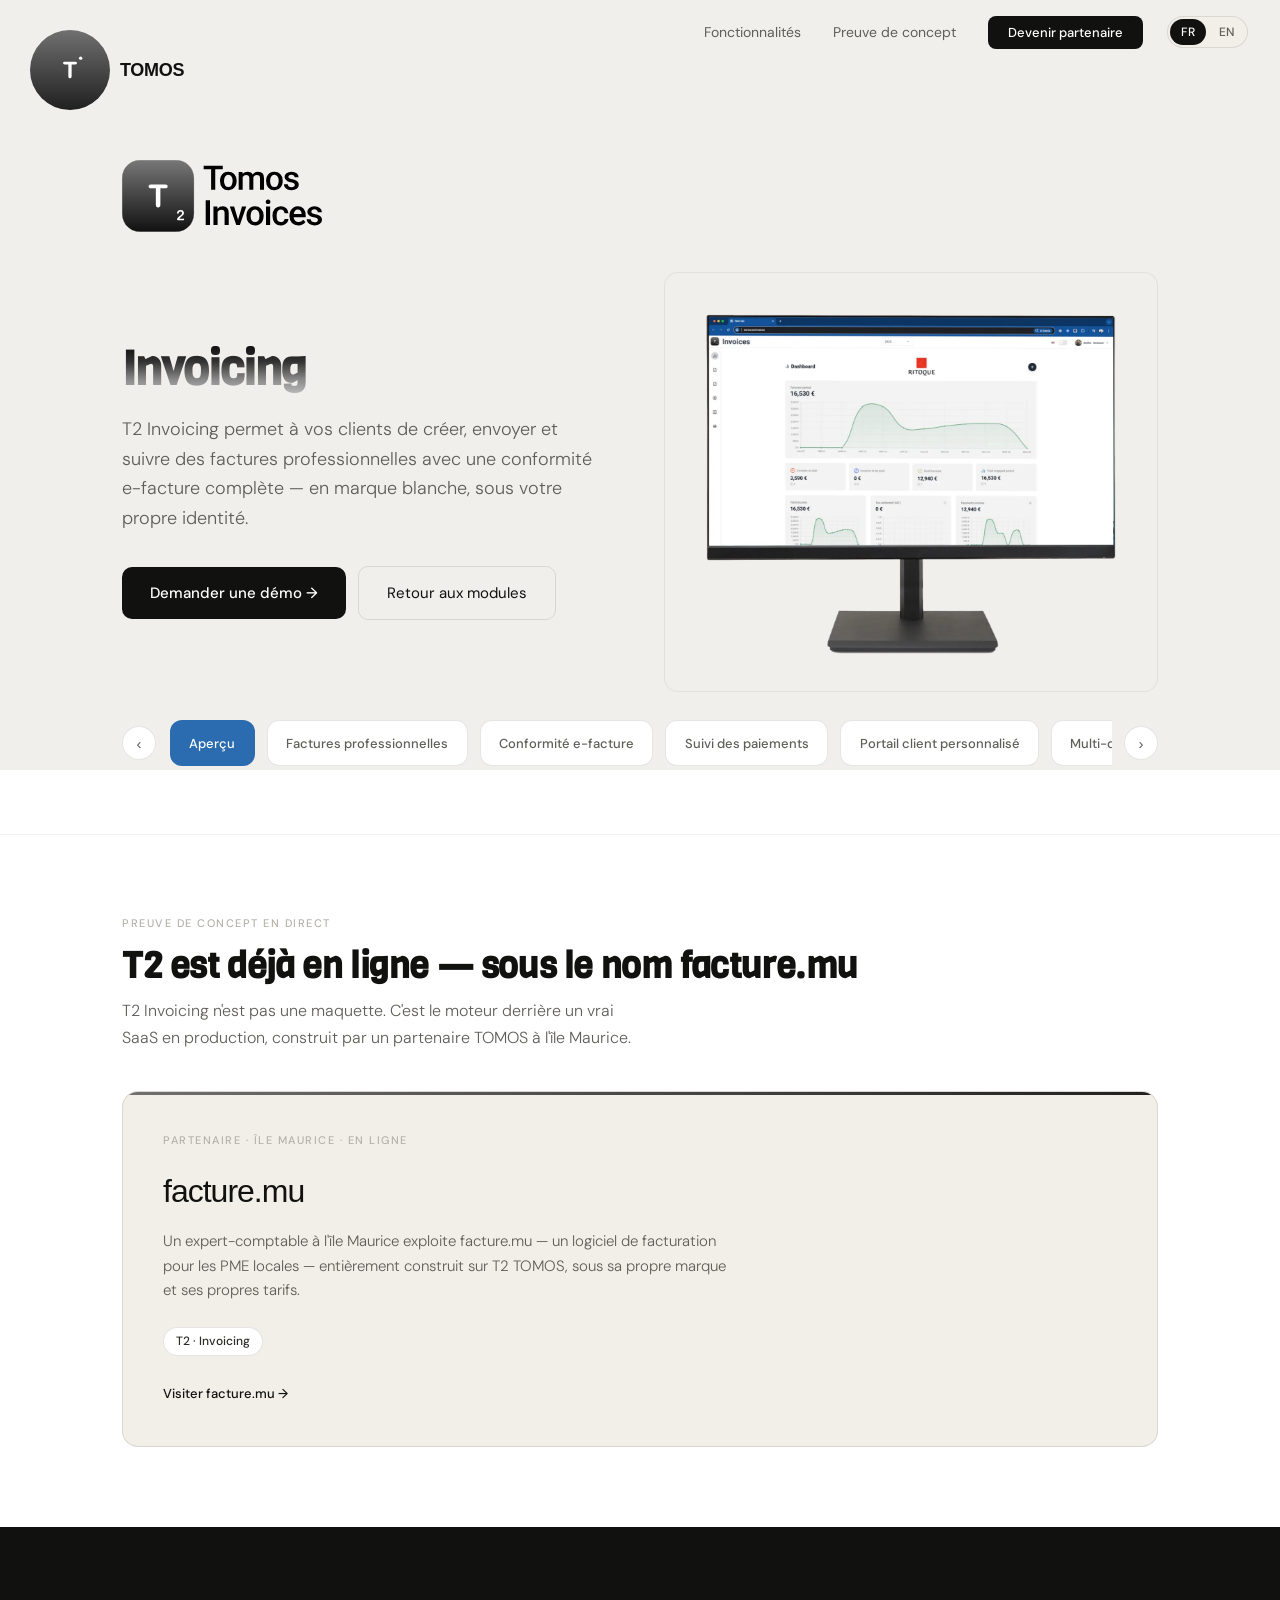
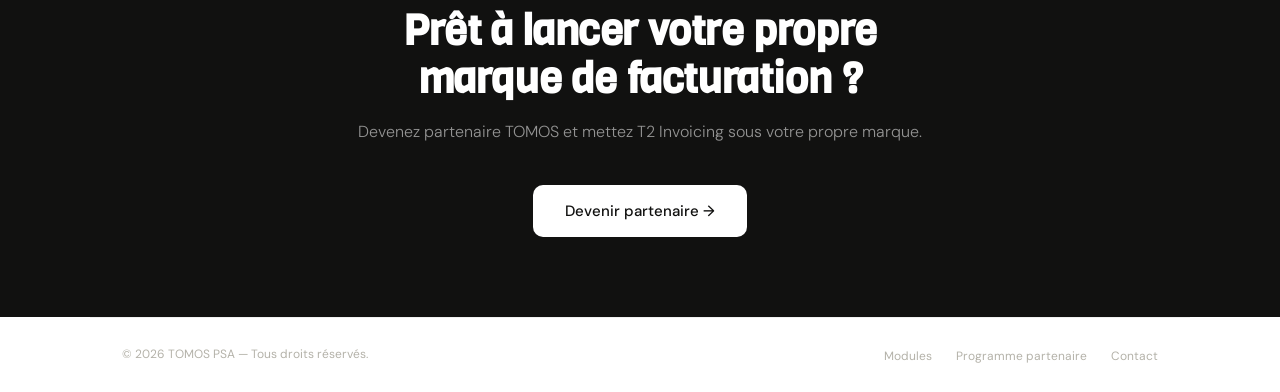
<file: t2.html>
<!DOCTYPE html>
<html lang="fr">
<head>
  <meta charset="UTF-8">
  <meta name="viewport" content="width=device-width, initial-scale=1.0">
  <title>T2 Invoicing — TOMOS.io</title>
  <meta name="description" content="T2 Invoicing: online invoicing with e-invoice compliance, proven live as facture.mu.">
  <link rel="icon" href="assets/img/logos/logo-tomos.svg" type="image/svg+xml">
  <link rel="preconnect" href="https://fonts.googleapis.com">
  <link rel="preconnect" href="https://fonts.gstatic.com" crossorigin>
  <link href="https://fonts.googleapis.com/css2?family=DM+Sans:ital,opsz,wght@0,9..40,300;0,9..40,400;0,9..40,500;1,9..40,300&family=Viga&display=swap" rel="stylesheet">
  <link rel="stylesheet" href="assets/css/style.css?v=22">
</head>
<body>

  <div class="hero-bg-parallax module-bg"></div>

  <!-- NAV -->
    <a href="index.html" class="nav-logo">
      <img src="assets/img/logos/logo-tomos.svg" alt="TOMOS" class="logo-mark">
      <span class="logo-name">TOMOS</span>
    </a>
  <nav>
    <ul class="nav-links">
      <li><a href="#features" data-i18n="common.nav.features">Features</a></li>
      <li><a href="#proof" data-i18n="common.nav.proof">Proof of concept</a></li>
      <li><a href="partner.html" class="nav-cta" data-i18n="common.nav.partner">Become a partner</a></li>
    </ul>
    <div class="lang-switch">
      <button class="lang-btn" data-lang="fr">FR</button>
      <button class="lang-btn" data-lang="en">EN</button>
    </div>
  </nav>

  <!-- HERO = FEATURE VIEWER -->
  <div class="hero-section" id="features">
    <div class="hero">
      <img src="assets/img/logos/logo-t2.svg" alt="T2 Invoicing" class="hero-logo">

      <div class="feature-tour hero-tour" style="--node-accent: var(--node-t2)">
        <div class="feature-viewer">
          <div class="feature-viewer-text">
            <div class="viewer-panel-text active">
              <h1 class="feature-title" data-i18n="t2.features.f0.title">Invoicing</h1>
              <p class="feature-desc" data-i18n="t2.hero.sub">T2 Invoicing lets your clients create, send, and track professional invoices with full e-invoice compliance — white-labeled under your own brand.</p>
            </div>
            <div class="viewer-panel-text">
              <h1 class="feature-title" data-i18n="t2.features.f1.title">Professional invoices</h1>
              <p class="feature-desc" data-i18n="t2.features.f1.desc">Create and send branded invoices in seconds, from any device.</p>
            </div>
            <div class="viewer-panel-text">
              <h1 class="feature-title" data-i18n="t2.features.f2.title">E-invoice compliance</h1>
              <p class="feature-desc" data-i18n="t2.features.f2.desc">Meets EU e-invoicing standards, ready for upcoming regulatory mandates.</p>
            </div>
            <div class="viewer-panel-text">
              <h1 class="feature-title" data-i18n="t2.features.f3.title">Payment tracking</h1>
              <p class="feature-desc" data-i18n="t2.features.f3.desc">See who's paid, who's late, and send automatic reminders.</p>
            </div>
            <div class="viewer-panel-text">
              <h1 class="feature-title" data-i18n="t2.features.f4.title">Branded client portal</h1>
              <p class="feature-desc" data-i18n="t2.features.f4.desc">Your clients log in to a portal that carries your name, your logo, your colors.</p>
            </div>
            <div class="viewer-panel-text">
              <h1 class="feature-title" data-i18n="t2.features.f5.title">Multi-currency ready</h1>
              <p class="feature-desc" data-i18n="t2.features.f5.desc">Built for cross-border SMEs — invoice in the currency your clients need.</p>
            </div>
            <div class="viewer-panel-text">
              <h1 class="feature-title" data-i18n="t2.features.f6.title">Accounting exports</h1>
              <p class="feature-desc" data-i18n="t2.features.f6.desc">Export clean data your clients' bookkeeping tools can ingest directly.</p>
            </div>

            <div class="hero-actions">
              <a href="mailto:contact@tomos.io?subject=Demo%20T2%20Invoicing" class="btn-primary" data-i18n="t2.hero.ctaPrimary">Ask for a demo →</a>
              <a href="index.html#modules" class="btn-secondary" data-i18n="t2.hero.ctaSecondary">Back to modules</a>
            </div>
          </div>
          <div class="feature-viewer-media">
            <div class="viewer-panel-visual active"><img src="assets/img/t2/ecran-t2.webp" alt="T2 Invoicing interface" loading="lazy"></div>
            <div class="viewer-panel-visual viewer-panel-num"><span class="feature-viewer-num">01</span></div>
            <div class="viewer-panel-visual viewer-panel-num"><span class="feature-viewer-num">02</span></div>
            <div class="viewer-panel-visual viewer-panel-num"><span class="feature-viewer-num">03</span></div>
            <div class="viewer-panel-visual viewer-panel-num"><span class="feature-viewer-num">04</span></div>
            <div class="viewer-panel-visual viewer-panel-num"><span class="feature-viewer-num">05</span></div>
            <div class="viewer-panel-visual viewer-panel-num"><span class="feature-viewer-num">06</span></div>
          </div>
        </div>
        <div class="feature-tabs-row">
          <button class="tab-arrow tab-arrow-left" type="button" aria-label="Previous">&#8249;</button>
          <div class="feature-tabs">
            <button class="feature-tab active" type="button"><span data-i18n="t2.features.overview">Overview</span></button>
            <button class="feature-tab" type="button"><span data-i18n="t2.features.f1.title">Professional invoices</span></button>
            <button class="feature-tab" type="button"><span data-i18n="t2.features.f2.title">E-invoice compliance</span></button>
            <button class="feature-tab" type="button"><span data-i18n="t2.features.f3.title">Payment tracking</span></button>
            <button class="feature-tab" type="button"><span data-i18n="t2.features.f4.title">Branded client portal</span></button>
            <button class="feature-tab" type="button"><span data-i18n="t2.features.f5.title">Multi-currency ready</span></button>
            <button class="feature-tab" type="button"><span data-i18n="t2.features.f6.title">Accounting exports</span></button>
          </div>
          <button class="tab-arrow tab-arrow-right" type="button" aria-label="Next">&#8250;</button>
        </div>
      </div>
    </div>
  </div>

  <hr class="section-divider">

  <!-- PROOF -->
  <section id="proof">
    <div class="section-label" data-i18n="t2.proof.label">Live proof of concept</div>
    <h2 data-i18n="t2.proof.title">T2 is already live — as facture.mu</h2>
    <p class="section-sub" style="margin-bottom:2.5rem;" data-i18n="t2.proof.sub">T2 Invoicing isn't a mockup. It's the engine behind a real, live SaaS built by a TOMOS partner in Mauritius.</p>
    <div class="proof-card">
      <div class="proof-eyebrow" data-i18n="t2.proof.eyebrow">Partner · Mauritius · Live</div>
      <div class="proof-name">facture.mu</div>
      <p class="proof-desc" data-i18n="t2.proof.desc">An accounting professional in Mauritius runs facture.mu — invoicing software for local SMEs — entirely on TOMOS T2, under his own brand and pricing.</p>
      <div class="proof-modules" style="margin-bottom:1.5rem;">
        <span class="proof-pill">T2 · Invoicing</span>
      </div>
      <a href="https://facture.mu" target="_blank" rel="noopener" class="module-link" data-i18n="t2.proof.link">Visit facture.mu →</a>
    </div>
  </section>

  <!-- CTA -->
  <div class="cta-section">
    <div class="cta-inner">
      <h2 data-i18n="t2.cta.title">Ready to launch your own invoicing brand?</h2>
      <p data-i18n="t2.cta.sub">Become a TOMOS partner and put T2 Invoicing under your own brand.</p>
      <a href="partner.html" class="btn-white" data-i18n="t2.cta.btn">Become a partner →</a>
    </div>
  </div>

  <!-- FOOTER -->
  <footer>
    <span class="footer-copy" data-i18n="common.footer.copy">© 2026 TOMOS PSA — All rights reserved.</span>
    <ul class="footer-links">
      <li><a href="index.html#modules" data-i18n="common.nav.modules">Modules</a></li>
      <li><a href="partner.html" data-i18n="common.footer.partner">Partner program</a></li>
      <li><a href="mailto:contact@tomos.io" data-i18n="common.footer.contact">Contact</a></li>
    </ul>
  </footer>

  <script>
    window.I18N = {
      fr: {
        common: {
          nav: { modules: "Modules", features: "Fonctionnalités", proof: "Preuve de concept", partner: "Devenir partenaire" },
          footer: { copy: "© 2026 TOMOS PSA — Tous droits réservés.", partner: "Programme partenaire", contact: "Contact" }
        },
        t2: {
          hero: {
            title: "Facturation en ligne,<br><span class=\"muted\">prête à revendre.</span>",
            sub: "T2 Invoicing permet à vos clients de créer, envoyer et suivre des factures professionnelles avec une conformité e-facture complète — en marque blanche, sous votre propre identité.",
            ctaPrimary: "Demander une démo →",
            ctaSecondary: "Retour aux modules",
            badge1: "Conformité e-facture UE",
            badge2: "Portail client personnalisé",
            badge3: "Preuve de concept en direct"
          },
          features: {
            label: "Fonctionnalités",
            title: "Tout pour être payé, à temps",
            sub: "Conçu pour les indépendants et PME que vos clients servent déjà — sous votre propre marque.",
            overview: "Aperçu",
            f0: { title: "Invoicing" },
            f1: { title: "Factures professionnelles", desc: "Créez et envoyez des factures personnalisées en quelques secondes, depuis n'importe quel appareil." },
            f2: { title: "Conformité e-facture", desc: "Répond aux normes e-facture de l'UE, prêt pour les futures obligations réglementaires." },
            f3: { title: "Suivi des paiements", desc: "Voyez qui a payé, qui est en retard, et envoyez des relances automatiques." },
            f4: { title: "Portail client personnalisé", desc: "Vos clients se connectent à un portail qui porte votre nom, votre logo, vos couleurs." },
            f5: { title: "Multi-devises", desc: "Conçu pour les PME transfrontalières — facturez dans la devise dont vos clients ont besoin." },
            f6: { title: "Exports comptables", desc: "Exportez des données propres directement exploitables par les outils de comptabilité de vos clients." }
          },
          proof: {
            label: "Preuve de concept en direct",
            title: "T2 est déjà en ligne — sous le nom facture.mu",
            sub: "T2 Invoicing n'est pas une maquette. C'est le moteur derrière un vrai SaaS en production, construit par un partenaire TOMOS à l'île Maurice.",
            eyebrow: "Partenaire · Île Maurice · En ligne",
            desc: "Un expert-comptable à l'île Maurice exploite facture.mu — un logiciel de facturation pour les PME locales — entièrement construit sur T2 TOMOS, sous sa propre marque et ses propres tarifs.",
            link: "Visiter facture.mu →"
          },
          cta: {
            title: "Prêt à lancer votre propre marque de facturation ?",
            sub: "Devenez partenaire TOMOS et mettez T2 Invoicing sous votre propre marque.",
            btn: "Devenir partenaire →"
          }
        }
      },
      en: {
        common: {
          nav: { modules: "Modules", features: "Features", proof: "Proof of concept", partner: "Become a partner" },
          footer: { copy: "© 2026 TOMOS PSA — All rights reserved.", partner: "Partner program", contact: "Contact" }
        },
        t2: {
          hero: {
            title: "Online invoicing,<br><span class=\"muted\">ready to resell.</span>",
            sub: "T2 Invoicing lets your clients create, send, and track professional invoices with full e-invoice compliance — white-labeled under your own brand.",
            ctaPrimary: "Ask for a demo →",
            ctaSecondary: "Back to modules",
            badge1: "EU e-invoice compliance",
            badge2: "Branded client portal",
            badge3: "Live proof of concept"
          },
          features: {
            label: "Features",
            title: "Everything to get paid, on time",
            sub: "Built for the entrepreneurs and SMEs your clients already serve — under your own brand.",
            overview: "Overview",
            f0: { title: "Invoicing" },
            f1: { title: "Professional invoices", desc: "Create and send branded invoices in seconds, from any device." },
            f2: { title: "E-invoice compliance", desc: "Meets EU e-invoicing standards, ready for upcoming regulatory mandates." },
            f3: { title: "Payment tracking", desc: "See who's paid, who's late, and send automatic reminders." },
            f4: { title: "Branded client portal", desc: "Your clients log in to a portal that carries your name, your logo, your colors." },
            f5: { title: "Multi-currency ready", desc: "Built for cross-border SMEs — invoice in the currency your clients need." },
            f6: { title: "Accounting exports", desc: "Export clean data your clients' bookkeeping tools can ingest directly." }
          },
          proof: {
            label: "Live proof of concept",
            title: "T2 is already live — as facture.mu",
            sub: "T2 Invoicing isn't a mockup. It's the engine behind a real, live SaaS built by a TOMOS partner in Mauritius.",
            eyebrow: "Partner · Mauritius · Live",
            desc: "An accounting professional in Mauritius runs facture.mu — invoicing software for local SMEs — entirely on TOMOS T2, under his own brand and pricing.",
            link: "Visit facture.mu →"
          },
          cta: {
            title: "Ready to launch your own invoicing brand?",
            sub: "Become a TOMOS partner and put T2 Invoicing under your own brand.",
            btn: "Become a partner →"
          }
        }
      }
    };
  </script>
  <script src="assets/js/i18n.js?v=9"></script>
</body>
</html>
</file>
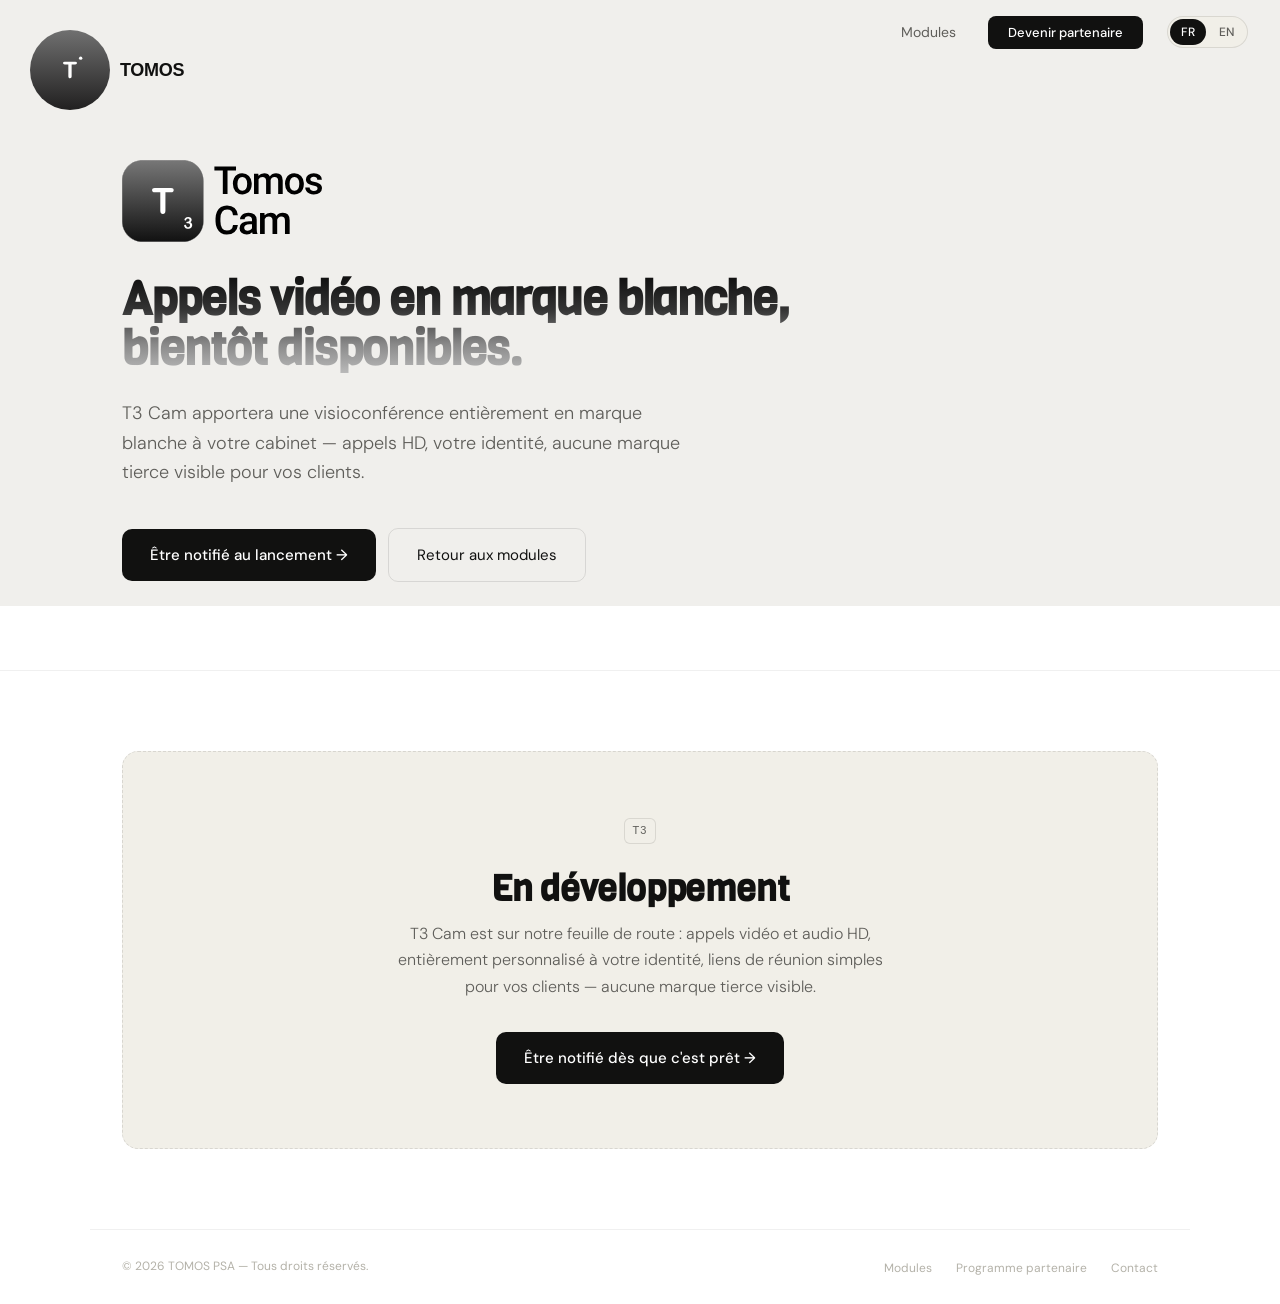
<file: t3.html>
<!DOCTYPE html>
<html lang="fr">
<head>
  <meta charset="UTF-8">
  <meta name="viewport" content="width=device-width, initial-scale=1.0">
  <title>T3 Cam — TOMOS.io</title>
  <meta name="description" content="T3 Cam: branded video conferencing for your practice. Coming soon.">
  <link rel="icon" href="assets/img/logos/logo-tomos.svg" type="image/svg+xml">
  <link rel="preconnect" href="https://fonts.googleapis.com">
  <link rel="preconnect" href="https://fonts.gstatic.com" crossorigin>
  <link href="https://fonts.googleapis.com/css2?family=DM+Sans:ital,opsz,wght@0,9..40,300;0,9..40,400;0,9..40,500;1,9..40,300&family=Viga&display=swap" rel="stylesheet">
  <link rel="stylesheet" href="assets/css/style.css?v=22">
</head>
<body>

  <div class="hero-bg-parallax module-bg"></div>

  <!-- NAV -->
    <a href="index.html" class="nav-logo">
      <img src="assets/img/logos/logo-tomos.svg" alt="TOMOS" class="logo-mark">
      <span class="logo-name">TOMOS</span>
    </a>
  <nav>
    <ul class="nav-links">
      <li><a href="index.html#modules" data-i18n="common.nav.modules">Modules</a></li>
      <li><a href="partner.html" class="nav-cta" data-i18n="common.nav.partner">Become a partner</a></li>
    </ul>
    <div class="lang-switch">
      <button class="lang-btn" data-lang="fr">FR</button>
      <button class="lang-btn" data-lang="en">EN</button>
    </div>
  </nav>

  <!-- HERO -->
  <div class="hero-section">
    <div class="hero">
      <img src="assets/img/logos/logo-t3.svg" alt="T3 Cam" class="hero-logo">
      <h1 data-i18n="t3.hero.title">Branded video calls,<br><span class="muted">coming soon.</span></h1>
      <p class="hero-sub" data-i18n="t3.hero.sub">T3 Cam will bring fully white-label video conferencing to your practice — HD calls, your identity, no third-party branding visible to your clients.</p>
      <div class="hero-actions">
        <a href="mailto:contact@tomos.io?subject=T3%20Cam%20-%20Notify%20me" class="btn-primary" data-i18n="t3.hero.ctaPrimary">Notify me at launch →</a>
        <a href="index.html#modules" class="btn-secondary" data-i18n="t3.hero.ctaSecondary">Back to modules</a>
      </div>
    </div>
  </div>

  <hr class="section-divider">

  <section>
    <div class="soon-box">
      <div class="module-number">T3</div>
      <h2 data-i18n="t3.soon.title">In development</h2>
      <p class="section-sub" style="margin:0 auto 2rem;" data-i18n="t3.soon.sub">T3 Cam is on our roadmap: HD video and audio calls, fully branded with your identity, simple meeting links for your clients — no third-party branding visible.</p>
      <a href="mailto:contact@tomos.io?subject=T3%20Cam%20-%20Notify%20me" class="btn-primary" data-i18n="t3.soon.cta">Get notified when it's ready →</a>
    </div>
  </section>

  <!-- FOOTER -->
  <footer>
    <span class="footer-copy" data-i18n="common.footer.copy">© 2026 TOMOS PSA — All rights reserved.</span>
    <ul class="footer-links">
      <li><a href="index.html#modules" data-i18n="common.nav.modules">Modules</a></li>
      <li><a href="partner.html" data-i18n="common.footer.partner">Partner program</a></li>
      <li><a href="mailto:contact@tomos.io" data-i18n="common.footer.contact">Contact</a></li>
    </ul>
  </footer>

  <script>
    window.I18N = {
      fr: {
        common: {
          nav: { modules: "Modules", partner: "Devenir partenaire" },
          footer: { copy: "© 2026 TOMOS PSA — Tous droits réservés.", partner: "Programme partenaire", contact: "Contact" }
        },
        t3: {
          hero: {
            title: "Appels vidéo en marque blanche,<br><span class=\"muted\">bientôt disponibles.</span>",
            sub: "T3 Cam apportera une visioconférence entièrement en marque blanche à votre cabinet — appels HD, votre identité, aucune marque tierce visible pour vos clients.",
            ctaPrimary: "Être notifié au lancement →",
            ctaSecondary: "Retour aux modules"
          },
          soon: {
            title: "En développement",
            sub: "T3 Cam est sur notre feuille de route : appels vidéo et audio HD, entièrement personnalisé à votre identité, liens de réunion simples pour vos clients — aucune marque tierce visible.",
            cta: "Être notifié dès que c'est prêt →"
          }
        }
      },
      en: {
        common: {
          nav: { modules: "Modules", partner: "Become a partner" },
          footer: { copy: "© 2026 TOMOS PSA — All rights reserved.", partner: "Partner program", contact: "Contact" }
        },
        t3: {
          hero: {
            title: "Branded video calls,<br><span class=\"muted\">coming soon.</span>",
            sub: "T3 Cam will bring fully white-label video conferencing to your practice — HD calls, your identity, no third-party branding visible to your clients.",
            ctaPrimary: "Notify me at launch →",
            ctaSecondary: "Back to modules"
          },
          soon: {
            title: "In development",
            sub: "T3 Cam is on our roadmap: HD video and audio calls, fully branded with your identity, simple meeting links for your clients — no third-party branding visible.",
            cta: "Get notified when it's ready →"
          }
        }
      }
    };
  </script>
  <script src="assets/js/i18n.js?v=9"></script>
</body>
</html>
</file>
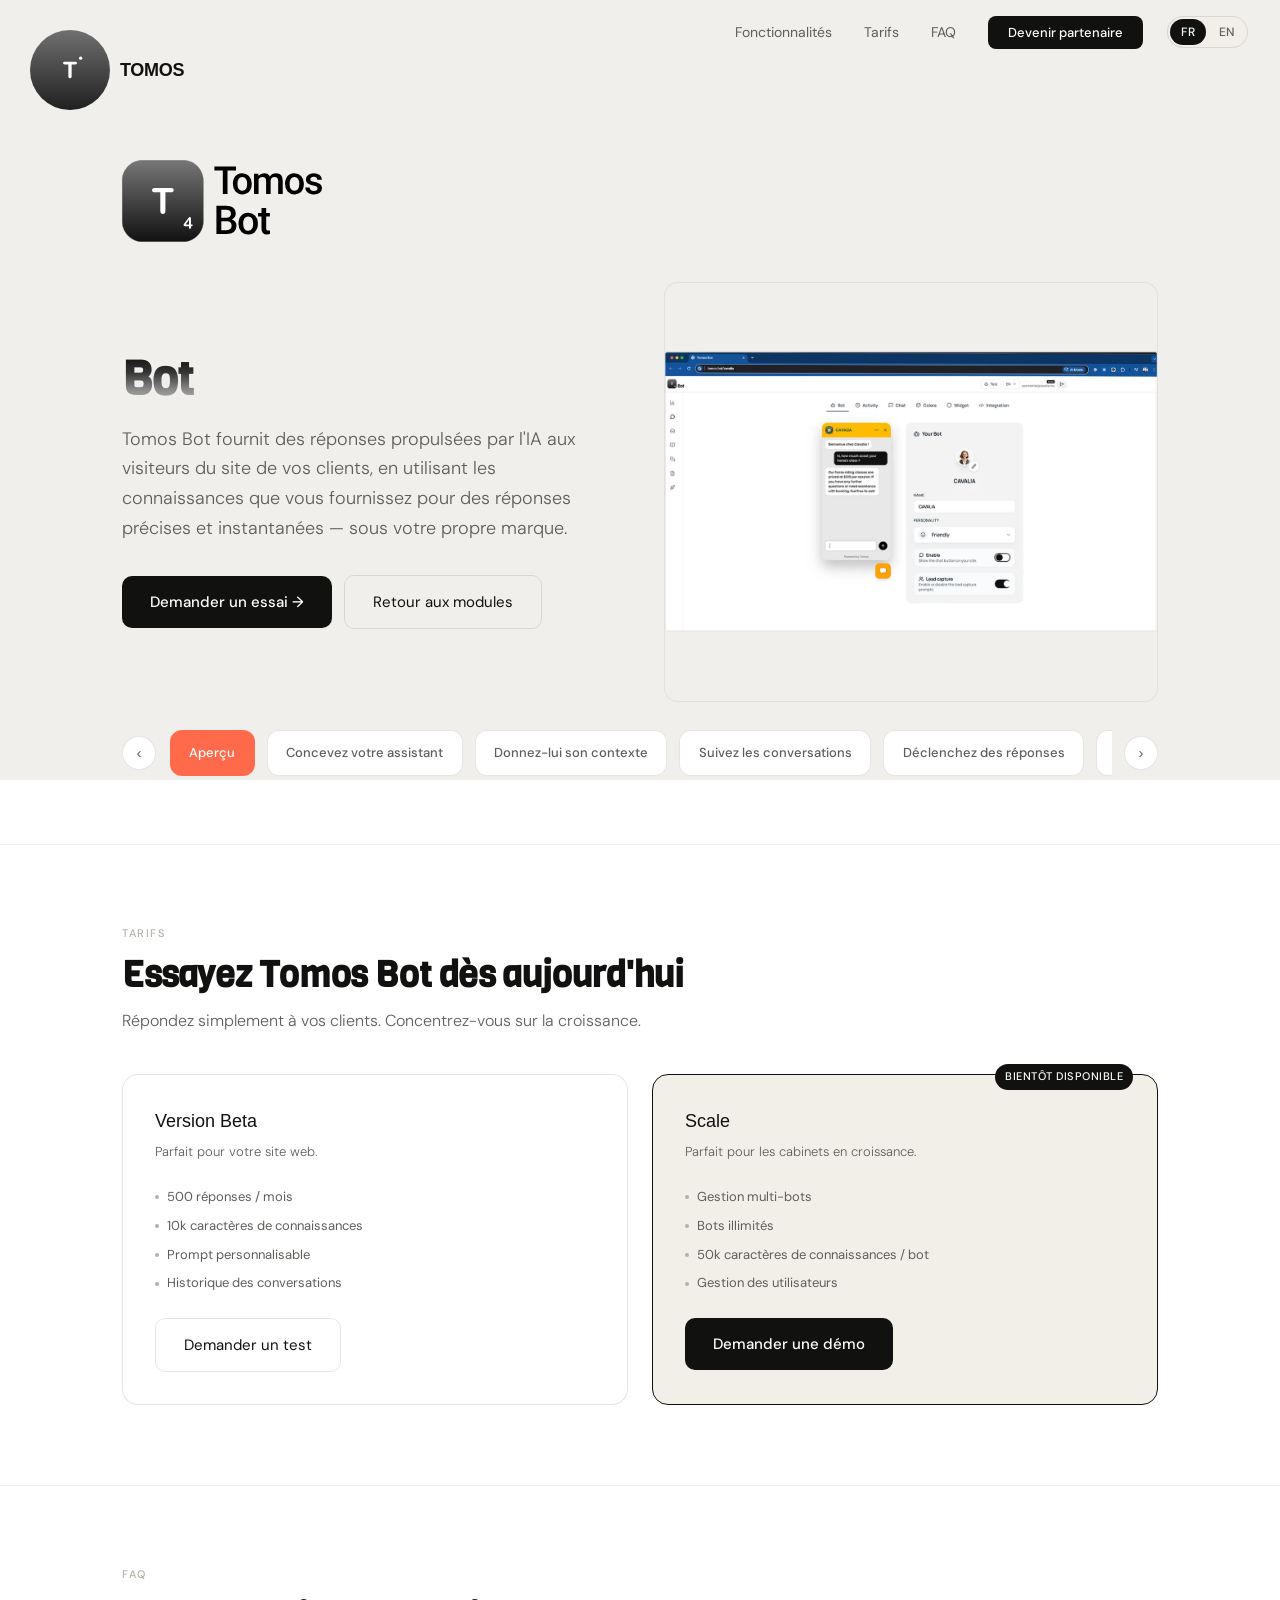
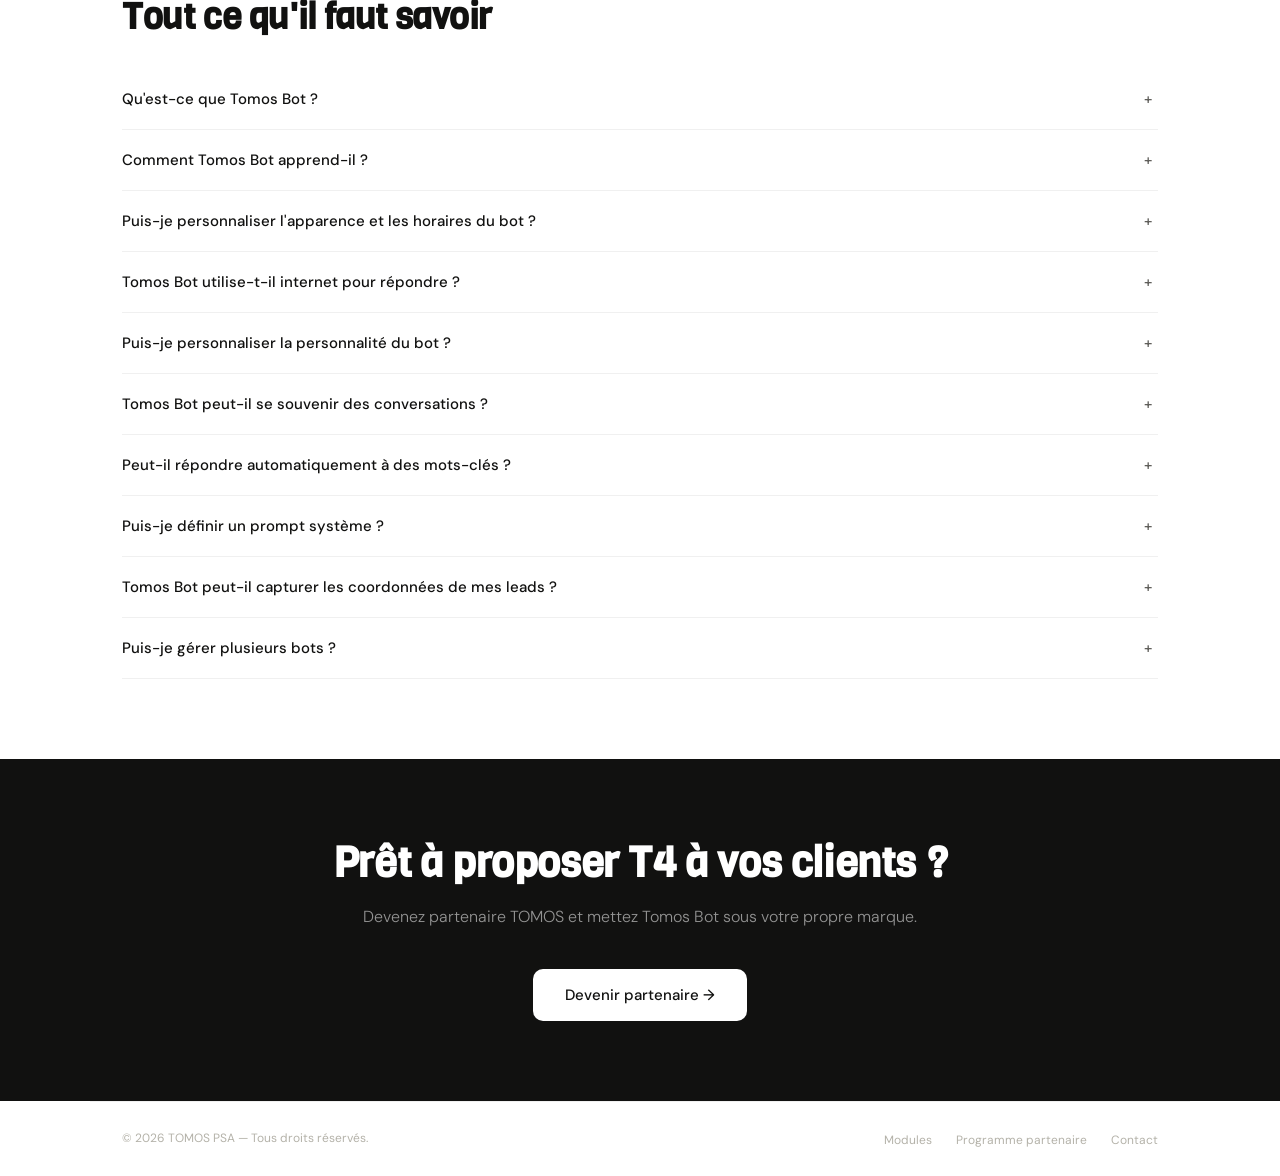
<file: t4.html>
<!DOCTYPE html>
<html lang="fr">
<head>
  <meta charset="UTF-8">
  <meta name="viewport" content="width=device-width, initial-scale=1.0">
  <title>T4 Bot — TOMOS.io</title>
  <meta name="description" content="T4 Bot: the AI chatbot you fully control, white-label and ready to resell.">
  <link rel="icon" href="assets/img/logos/logo-tomos.svg" type="image/svg+xml">
  <link rel="preconnect" href="https://fonts.googleapis.com">
  <link rel="preconnect" href="https://fonts.gstatic.com" crossorigin>
  <link href="https://fonts.googleapis.com/css2?family=DM+Sans:ital,opsz,wght@0,9..40,300;0,9..40,400;0,9..40,500;1,9..40,300&family=Viga&display=swap" rel="stylesheet">
  <link rel="stylesheet" href="assets/css/style.css?v=22">
</head>
<body>

  <div class="hero-bg-parallax module-bg"></div>

  <!-- NAV -->
    <a href="index.html" class="nav-logo">
      <img src="assets/img/logos/logo-tomos.svg" alt="TOMOS" class="logo-mark">
      <span class="logo-name">TOMOS</span>
    </a>
  <nav>
    <ul class="nav-links">
      <li><a href="#features" data-i18n="common.nav.features">Features</a></li>
      <li><a href="#pricing" data-i18n="common.nav.pricing">Pricing</a></li>
      <li><a href="#faq" data-i18n="common.nav.faq">FAQ</a></li>
      <li><a href="partner.html" class="nav-cta" data-i18n="common.nav.partner">Become a partner</a></li>
    </ul>
    <div class="lang-switch">
      <button class="lang-btn" data-lang="fr">FR</button>
      <button class="lang-btn" data-lang="en">EN</button>
    </div>
  </nav>

  <!-- HERO = FEATURE VIEWER -->
  <div class="hero-section" id="features">
    <div class="hero">
      <img src="assets/img/logos/logo-t4.svg" alt="T4 Bot" class="hero-logo">

      <div class="feature-tour hero-tour" style="--node-accent: var(--node-t4)">
        <div class="feature-viewer">
          <div class="feature-viewer-text">
            <div class="viewer-panel-text active">
              <h1 class="feature-title" data-i18n="t4.features.f0.title">Bot</h1>
              <p class="feature-desc" data-i18n="t4.hero.sub">Tomos Bot delivers AI-powered answers to your clients' website visitors, using the knowledge you provide to give accurate, contextual responses instantly — under your own brand.</p>
            </div>
            <div class="viewer-panel-text">
              <h1 class="feature-title" data-i18n="t4.features.f1.title">Design your assistant</h1>
              <p class="feature-desc" data-i18n="t4.features.f1.desc">Pick an avatar, define a personality, schedule its availability, and choose colors that reflect your brand.</p>
            </div>
            <div class="viewer-panel-text">
              <h1 class="feature-title" data-i18n="t4.features.f2.title">Give your context</h1>
              <p class="feature-desc" data-i18n="t4.features.f2.desc">You define the context, the knowledge, and the rules it follows — TBot doesn't search the internet, you keep total control.</p>
            </div>
            <div class="viewer-panel-text">
              <h1 class="feature-title" data-i18n="t4.features.f3.title">Track conversations</h1>
              <p class="feature-desc" data-i18n="t4.features.f3.desc">Every conversation is saved. Track questions, evaluate answers, and evolve the bot's context with real insights.</p>
            </div>
            <div class="viewer-panel-text">
              <h1 class="feature-title" data-i18n="t4.features.f4.title">Trigger answers</h1>
              <p class="feature-desc" data-i18n="t4.features.f4.desc">Set up keyword triggers and design the reply: text, cards, or buttons — exactly what you planned, no surprises.</p>
            </div>
            <div class="viewer-panel-text">
              <h1 class="feature-title" data-i18n="t4.features.f5.title">Smart lead capture</h1>
              <p class="feature-desc" data-i18n="t4.features.f5.desc">Collect contact information from prospects during the conversation. You choose the fields, the bot asks, leads are saved.</p>
            </div>
            <div class="viewer-panel-text">
              <h1 class="feature-title" data-i18n="t4.features.f6.title">Edit your AI prompt</h1>
              <p class="feature-desc" data-i18n="t4.features.f6.desc">With a customizable system prompt, you define the bot's guidelines and internal rules — it follows your directives.</p>
            </div>

            <div class="hero-actions">
              <a href="mailto:contact@tomos.io?subject=Demo%20T4%20Bot" class="btn-primary" data-i18n="t4.hero.ctaPrimary">Ask to try now →</a>
              <a href="index.html#modules" class="btn-secondary" data-i18n="t4.hero.ctaSecondary">Back to modules</a>
            </div>
          </div>
          <div class="feature-viewer-media">
            <div class="viewer-panel-visual active"><img src="assets/img/t4/app-bot.webp" alt="T4 Bot interface" loading="lazy"></div>
            <div class="viewer-panel-visual"><img src="assets/img/t4/personnalities.webp" alt="" loading="lazy"></div>
            <div class="viewer-panel-visual"><img src="assets/img/t4/ill-bot-read.webp" alt="" loading="lazy"></div>
            <div class="viewer-panel-visual"><img src="assets/img/t4/ecran-t4.webp" alt="" loading="lazy"></div>
            <div class="viewer-panel-visual"><img src="assets/img/t4/ill-bot-trigger.webp" alt="" loading="lazy"></div>
            <div class="viewer-panel-visual"><img src="assets/img/t4/ill-bot-leads.webp" alt="" loading="lazy"></div>
            <div class="viewer-panel-visual"><img src="assets/img/t4/ill-bot-prompt.webp" alt="" loading="lazy"></div>
          </div>
        </div>
        <div class="feature-tabs-row">
          <button class="tab-arrow tab-arrow-left" type="button" aria-label="Previous">&#8249;</button>
          <div class="feature-tabs">
            <button class="feature-tab active" type="button"><span data-i18n="t4.features.overview">Overview</span></button>
            <button class="feature-tab" type="button"><span data-i18n="t4.features.f1.title">Design your assistant</span></button>
            <button class="feature-tab" type="button"><span data-i18n="t4.features.f2.title">Give your context</span></button>
            <button class="feature-tab" type="button"><span data-i18n="t4.features.f3.title">Track conversations</span></button>
            <button class="feature-tab" type="button"><span data-i18n="t4.features.f4.title">Trigger answers</span></button>
            <button class="feature-tab" type="button"><span data-i18n="t4.features.f5.title">Smart lead capture</span></button>
            <button class="feature-tab" type="button"><span data-i18n="t4.features.f6.title">Edit your AI prompt</span></button>
          </div>
          <button class="tab-arrow tab-arrow-right" type="button" aria-label="Next">&#8250;</button>
        </div>
      </div>
    </div>
  </div>

  <hr class="section-divider">

  <!-- PRICING -->
  <section id="pricing">
    <div class="section-label" data-i18n="t4.pricing.label">Pricing</div>
    <h2 data-i18n="t4.pricing.title">Try Tomos Bot today</h2>
    <p class="section-sub" data-i18n="t4.pricing.sub">Simply answer your clients. Focus on growing your business.</p>

    <div class="pricing-grid">
      <div class="price-card">
        <div class="price-plan" data-i18n="t4.pricing.beta.plan">Beta version</div>
        <div class="price-tagline" data-i18n="t4.pricing.beta.tagline">Perfect for your website.</div>
        <ul class="price-features">
          <li><span class="feature-dot"></span><span data-i18n="t4.pricing.beta.f1">500 answers / month</span></li>
          <li><span class="feature-dot"></span><span data-i18n="t4.pricing.beta.f2">10k characters knowledge</span></li>
          <li><span class="feature-dot"></span><span data-i18n="t4.pricing.beta.f3">Customizable prompt</span></li>
          <li><span class="feature-dot"></span><span data-i18n="t4.pricing.beta.f4">Conversation history</span></li>
        </ul>
        <a href="mailto:contact@tomos.io?subject=T4%20Bot%20-%20Beta%20test" class="btn-secondary" data-i18n="t4.pricing.beta.cta">Ask for a test</a>
      </div>
      <div class="price-card featured">
        <div class="price-badge" data-i18n="t4.pricing.soon.badge">Coming soon</div>
        <div class="price-plan" data-i18n="t4.pricing.soon.plan">Scale</div>
        <div class="price-tagline" data-i18n="t4.pricing.soon.tagline">Perfect for growing practices.</div>
        <ul class="price-features">
          <li><span class="feature-dot"></span><span data-i18n="t4.pricing.soon.f1">Multi-bot management</span></li>
          <li><span class="feature-dot"></span><span data-i18n="t4.pricing.soon.f2">Unlimited bots</span></li>
          <li><span class="feature-dot"></span><span data-i18n="t4.pricing.soon.f3">50k characters knowledge / bot</span></li>
          <li><span class="feature-dot"></span><span data-i18n="t4.pricing.soon.f4">Manage users</span></li>
        </ul>
        <a href="mailto:contact@tomos.io?subject=T4%20Bot%20-%20Demo" class="btn-primary" data-i18n="t4.pricing.soon.cta">Ask for a demo</a>
      </div>
    </div>
  </section>

  <hr class="section-divider">

  <!-- FAQ -->
  <section id="faq">
    <div class="section-label" data-i18n="t4.faq.label">FAQ</div>
    <h2 data-i18n="t4.faq.title">All you need to know</h2>
    <div class="faq-list">
      <div class="faq-item">
        <button class="faq-question"><span data-i18n="t4.faq.q1.q">What is Tomos Bot?</span><span class="faq-icon">+</span></button>
        <div class="faq-answer"><p data-i18n="t4.faq.q1.a">An AI chatbot you fully control — trained only on the knowledge you give it, deployed on your website under your own brand.</p></div>
      </div>
      <div class="faq-item">
        <button class="faq-question"><span data-i18n="t4.faq.q2.q">How does Tomos Bot learn?</span><span class="faq-icon">+</span></button>
        <div class="faq-answer"><p data-i18n="t4.faq.q2.a">You feed it documents, FAQs, and context. It only answers from what you provided — no outside sources, no surprises.</p></div>
      </div>
      <div class="faq-item">
        <button class="faq-question"><span data-i18n="t4.faq.q3.q">Can I customize the bot's appearance and schedule?</span><span class="faq-icon">+</span></button>
        <div class="faq-answer"><p data-i18n="t4.faq.q3.a">Yes — avatar, colors, name, and availability hours are all yours to set.</p></div>
      </div>
      <div class="faq-item">
        <button class="faq-question"><span data-i18n="t4.faq.q4.q">Does Tomos Bot use the internet to answer?</span><span class="faq-icon">+</span></button>
        <div class="faq-answer"><p data-i18n="t4.faq.q4.a">No. It only draws on the context and knowledge base you provide — full control, no hallucinated web content.</p></div>
      </div>
      <div class="faq-item">
        <button class="faq-question"><span data-i18n="t4.faq.q5.q">Can I customize the bot's personality?</span><span class="faq-icon">+</span></button>
        <div class="faq-answer"><p data-i18n="t4.faq.q5.a">Yes, tone and personality are configurable — formal, friendly, technical, whatever matches your brand voice.</p></div>
      </div>
      <div class="faq-item">
        <button class="faq-question"><span data-i18n="t4.faq.q6.q">Can Tomos Bot remember conversations?</span><span class="faq-icon">+</span></button>
        <div class="faq-answer"><p data-i18n="t4.faq.q6.a">Every conversation is logged so you can review questions and improve the bot's knowledge over time.</p></div>
      </div>
      <div class="faq-item">
        <button class="faq-question"><span data-i18n="t4.faq.q7.q">Can it respond automatically to keywords?</span><span class="faq-icon">+</span></button>
        <div class="faq-answer"><p data-i18n="t4.faq.q7.a">Yes — set up keyword triggers with a designed reply: text, cards, or buttons.</p></div>
      </div>
      <div class="faq-item">
        <button class="faq-question"><span data-i18n="t4.faq.q8.q">Can I define a system prompt?</span><span class="faq-icon">+</span></button>
        <div class="faq-answer"><p data-i18n="t4.faq.q8.a">Yes, a fully editable system prompt lets you set the bot's guidelines and internal rules.</p></div>
      </div>
      <div class="faq-item">
        <button class="faq-question"><span data-i18n="t4.faq.q9.q">Can Tomos Bot capture my leads' contact details?</span><span class="faq-icon">+</span></button>
        <div class="faq-answer"><p data-i18n="t4.faq.q9.a">Yes — define which fields to collect, and the bot asks for them naturally during the conversation.</p></div>
      </div>
      <div class="faq-item">
        <button class="faq-question"><span data-i18n="t4.faq.q10.q">Can I manage multiple bots?</span><span class="faq-icon">+</span></button>
        <div class="faq-answer"><p data-i18n="t4.faq.q10.a">Multi-bot management is coming with the Scale plan — one dashboard for every client bot you run.</p></div>
      </div>
    </div>
  </section>

  <!-- CTA -->
  <div class="cta-section">
    <div class="cta-inner">
      <h2 data-i18n="t4.cta.title">Ready to offer T4 to your clients?</h2>
      <p data-i18n="t4.cta.sub">Become a TOMOS partner and put Tomos Bot under your own brand.</p>
      <a href="partner.html" class="btn-white" data-i18n="t4.cta.btn">Become a partner →</a>
    </div>
  </div>

  <!-- FOOTER -->
  <footer>
    <span class="footer-copy" data-i18n="common.footer.copy">© 2026 TOMOS PSA — All rights reserved.</span>
    <ul class="footer-links">
      <li><a href="index.html#modules" data-i18n="common.nav.modules">Modules</a></li>
      <li><a href="partner.html" data-i18n="common.footer.partner">Partner program</a></li>
      <li><a href="mailto:contact@tomos.io" data-i18n="common.footer.contact">Contact</a></li>
    </ul>
  </footer>

  <script>
    window.I18N = {
      fr: {
        common: {
          nav: { modules: "Modules", features: "Fonctionnalités", pricing: "Tarifs", faq: "FAQ", partner: "Devenir partenaire" },
          footer: { copy: "© 2026 TOMOS PSA — Tous droits réservés.", partner: "Programme partenaire", contact: "Contact" }
        },
        t4: {
          hero: {
            title: "Répondez à vos clients<br><span class=\"muted\">avec une IA simple.</span>",
            sub: "Tomos Bot fournit des réponses propulsées par l'IA aux visiteurs du site de vos clients, en utilisant les connaissances que vous fournissez pour des réponses précises et instantanées — sous votre propre marque.",
            ctaPrimary: "Demander un essai →",
            ctaSecondary: "Retour aux modules",
            badge1: "500 réponses gratuites / mois",
            badge2: "Personnalité entièrement personnalisable",
            badge3: "Capture de leads intégrée"
          },
          features: {
            label: "Fonctionnalités",
            title: "Une IA entièrement personnalisable",
            sub: "TBot parle comme votre client le souhaite. Vous définissez son ton, ses connaissances et ses réponses — votre marque, vos règles, votre voix.",
            overview: "Aperçu",
            f0: { title: "Bot" },
            f1: { title: "Concevez votre assistant", desc: "Choisissez un avatar, définissez une personnalité, programmez sa disponibilité, et choisissez des couleurs qui reflètent votre marque." },
            f2: { title: "Donnez-lui son contexte", desc: "Vous définissez le contexte, les connaissances et les règles qu'il suit — TBot ne cherche pas sur internet, vous gardez le contrôle total." },
            f3: { title: "Suivez les conversations", desc: "Chaque conversation est enregistrée. Suivez les questions, évaluez les réponses et faites évoluer le contexte du bot." },
            f4: { title: "Déclenchez des réponses", desc: "Configurez des mots-clés déclencheurs et concevez la réponse : texte, cartes ou boutons — exactement comme prévu." },
            f5: { title: "Capture de leads intelligente", desc: "Collectez les coordonnées de vos prospects pendant la conversation. Vous choisissez les champs, le bot les demande, les leads sont enregistrés." },
            f6: { title: "Modifiez votre prompt IA", desc: "Grâce à un prompt système personnalisable, vous définissez les consignes et règles internes du bot." }
          },
          pricing: {
            label: "Tarifs",
            title: "Essayez Tomos Bot dès aujourd'hui",
            sub: "Répondez simplement à vos clients. Concentrez-vous sur la croissance.",
            beta: { plan: "Version Beta", tagline: "Parfait pour votre site web.", f1: "500 réponses / mois", f2: "10k caractères de connaissances", f3: "Prompt personnalisable", f4: "Historique des conversations", cta: "Demander un test" },
            soon: { badge: "Bientôt disponible", plan: "Scale", tagline: "Parfait pour les cabinets en croissance.", f1: "Gestion multi-bots", f2: "Bots illimités", f3: "50k caractères de connaissances / bot", f4: "Gestion des utilisateurs", cta: "Demander une démo" }
          },
          faq: {
            label: "FAQ",
            title: "Tout ce qu'il faut savoir",
            q1: { q: "Qu'est-ce que Tomos Bot ?", a: "Un chatbot IA que vous contrôlez entièrement — entraîné uniquement sur les connaissances que vous lui donnez, déployé sur le site de vos clients sous votre propre marque." },
            q2: { q: "Comment Tomos Bot apprend-il ?", a: "Vous lui fournissez documents, FAQ et contexte. Il ne répond qu'à partir de ce que vous avez fourni — aucune source externe, aucune surprise." },
            q3: { q: "Puis-je personnaliser l'apparence et les horaires du bot ?", a: "Oui — avatar, couleurs, nom et horaires de disponibilité sont entièrement paramétrables." },
            q4: { q: "Tomos Bot utilise-t-il internet pour répondre ?", a: "Non. Il s'appuie uniquement sur le contexte et la base de connaissances que vous fournissez — contrôle total, aucun contenu web halluciné." },
            q5: { q: "Puis-je personnaliser la personnalité du bot ?", a: "Oui, le ton et la personnalité sont configurables — formel, amical, technique, selon la voix de votre marque." },
            q6: { q: "Tomos Bot peut-il se souvenir des conversations ?", a: "Chaque conversation est enregistrée pour que vous puissiez revoir les questions et améliorer les connaissances du bot dans le temps." },
            q7: { q: "Peut-il répondre automatiquement à des mots-clés ?", a: "Oui — configurez des déclencheurs par mot-clé avec une réponse conçue : texte, cartes ou boutons." },
            q8: { q: "Puis-je définir un prompt système ?", a: "Oui, un prompt système entièrement modifiable vous permet de définir les consignes et règles internes du bot." },
            q9: { q: "Tomos Bot peut-il capturer les coordonnées de mes leads ?", a: "Oui — définissez les champs à collecter, et le bot les demande naturellement pendant la conversation." },
            q10: { q: "Puis-je gérer plusieurs bots ?", a: "La gestion multi-bots arrive avec le plan Scale — un seul tableau de bord pour tous vos bots clients." }
          },
          cta: {
            title: "Prêt à proposer T4 à vos clients ?",
            sub: "Devenez partenaire TOMOS et mettez Tomos Bot sous votre propre marque.",
            btn: "Devenir partenaire →"
          }
        }
      },
      en: {
        common: {
          nav: { modules: "Modules", features: "Features", pricing: "Pricing", faq: "FAQ", partner: "Become a partner" },
          footer: { copy: "© 2026 TOMOS PSA — All rights reserved.", partner: "Partner program", contact: "Contact" }
        },
        t4: {
          hero: {
            title: "Answer your clients<br><span class=\"muted\">with easy AI.</span>",
            sub: "Tomos Bot delivers AI-powered answers to your clients' website visitors, using the knowledge you provide to give accurate, contextual responses instantly — under your own brand.",
            ctaPrimary: "Ask to try now →",
            ctaSecondary: "Back to modules",
            badge1: "500 answers free / month",
            badge2: "Fully customizable persona",
            badge3: "Lead capture built in"
          },
          features: {
            label: "Features",
            title: "Fully customizable AI",
            sub: "TBot speaks the way your client wants. You define its tone, its knowledge, and its answers — your brand, your rules, your voice.",
            overview: "Overview",
            f0: { title: "Bot" },
            f1: { title: "Design your assistant", desc: "Pick an avatar, define a personality, schedule its availability, and choose colors that reflect your brand." },
            f2: { title: "Give your context", desc: "You define the context, the knowledge, and the rules it follows — TBot doesn't search the internet, you keep total control." },
            f3: { title: "Track conversations", desc: "Every conversation is saved. Track questions, evaluate answers, and evolve the bot's context with real insights." },
            f4: { title: "Trigger answers", desc: "Set up keyword triggers and design the reply: text, cards, or buttons — exactly what you planned, no surprises." },
            f5: { title: "Smart lead capture", desc: "Collect contact information from prospects during the conversation. You choose the fields, the bot asks, leads are saved." },
            f6: { title: "Edit your AI prompt", desc: "With a customizable system prompt, you define the bot's guidelines and internal rules — it follows your directives." }
          },
          pricing: {
            label: "Pricing",
            title: "Try Tomos Bot today",
            sub: "Simply answer your clients. Focus on growing your business.",
            beta: { plan: "Beta version", tagline: "Perfect for your website.", f1: "500 answers / month", f2: "10k characters knowledge", f3: "Customizable prompt", f4: "Conversation history", cta: "Ask for a test" },
            soon: { badge: "Coming soon", plan: "Scale", tagline: "Perfect for growing practices.", f1: "Multi-bot management", f2: "Unlimited bots", f3: "50k characters knowledge / bot", f4: "Manage users", cta: "Ask for a demo" }
          },
          faq: {
            label: "FAQ",
            title: "All you need to know",
            q1: { q: "What is Tomos Bot?", a: "An AI chatbot you fully control — trained only on the knowledge you give it, deployed on your clients' website under your own brand." },
            q2: { q: "How does Tomos Bot learn?", a: "You feed it documents, FAQs, and context. It only answers from what you provided — no outside sources, no surprises." },
            q3: { q: "Can I customize the bot's appearance and schedule?", a: "Yes — avatar, colors, name, and availability hours are all yours to set." },
            q4: { q: "Does Tomos Bot use the internet to answer?", a: "No. It only draws on the context and knowledge base you provide — full control, no hallucinated web content." },
            q5: { q: "Can I customize the bot's personality?", a: "Yes, tone and personality are configurable — formal, friendly, technical, whatever matches your brand voice." },
            q6: { q: "Can Tomos Bot remember conversations?", a: "Every conversation is logged so you can review questions and improve the bot's knowledge over time." },
            q7: { q: "Can it respond automatically to keywords?", a: "Yes — set up keyword triggers with a designed reply: text, cards, or buttons." },
            q8: { q: "Can I define a system prompt?", a: "Yes, a fully editable system prompt lets you set the bot's guidelines and internal rules." },
            q9: { q: "Can Tomos Bot capture my leads' contact details?", a: "Yes — define which fields to collect, and the bot asks for them naturally during the conversation." },
            q10: { q: "Can I manage multiple bots?", a: "Multi-bot management is coming with the Scale plan — one dashboard for every client bot you run." }
          },
          cta: {
            title: "Ready to offer T4 to your clients?",
            sub: "Become a TOMOS partner and put Tomos Bot under your own brand.",
            btn: "Become a partner →"
          }
        }
      }
    };
  </script>
  <script src="assets/js/i18n.js?v=9"></script>
</body>
</html>
</file>
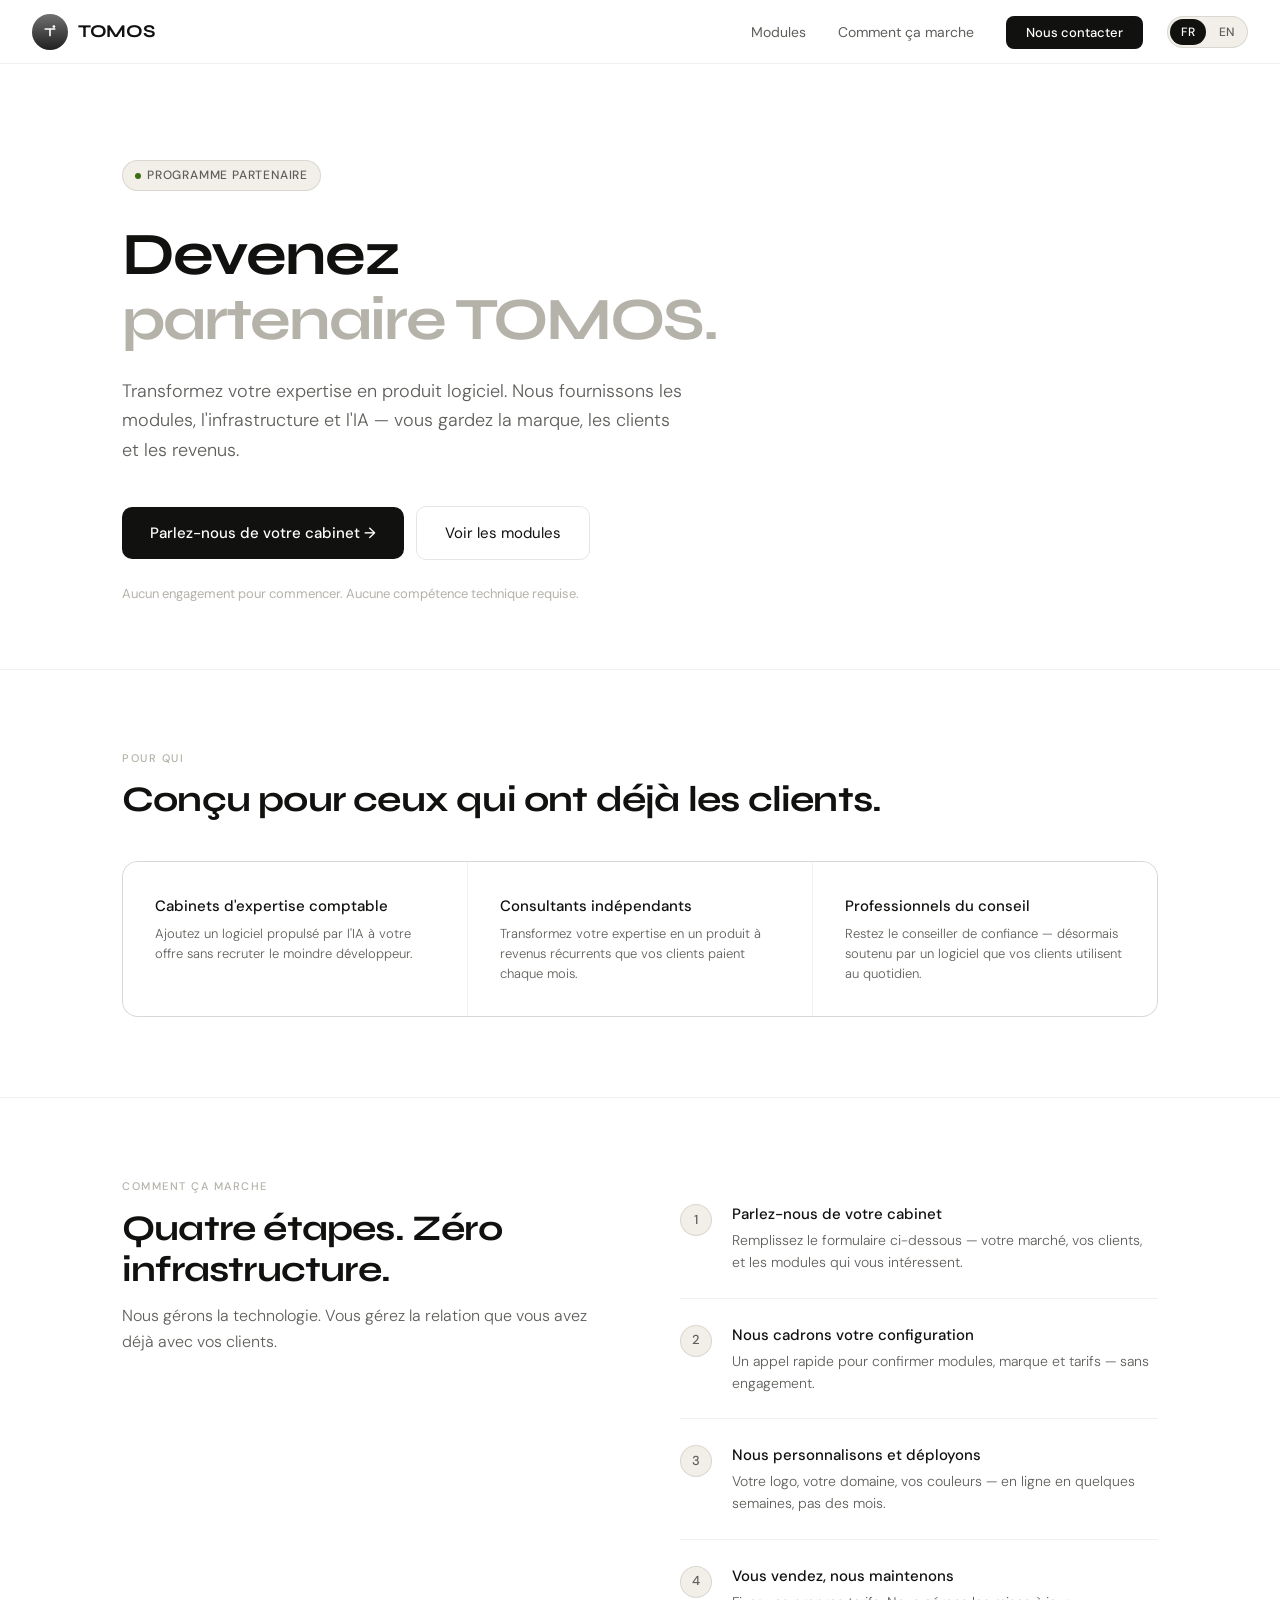
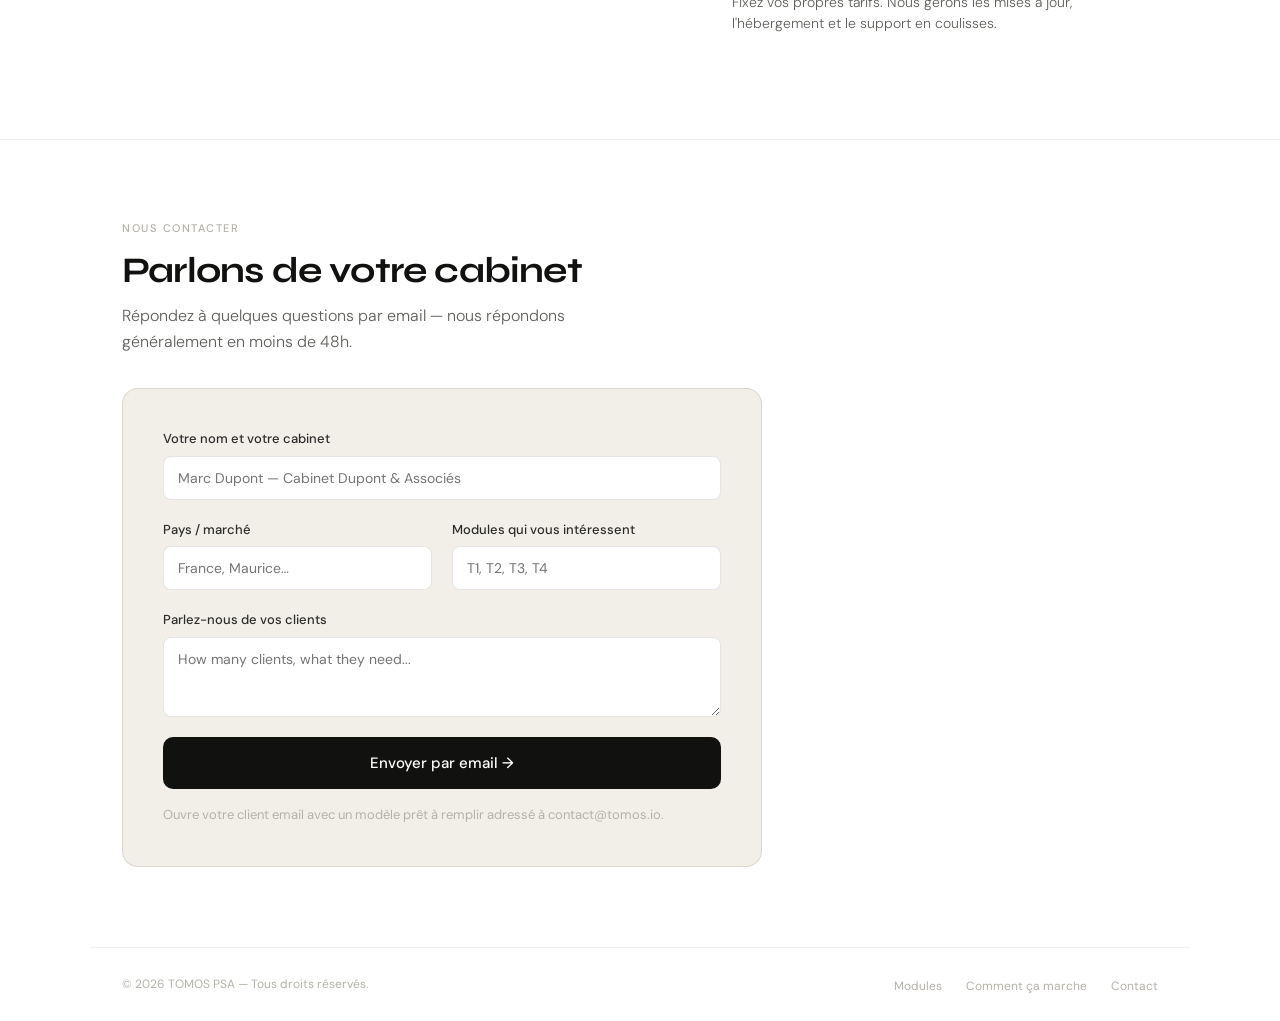
<file: site/partner.html>
<!DOCTYPE html>
<html lang="fr">
<head>
  <meta charset="UTF-8">
  <meta name="viewport" content="width=device-width, initial-scale=1.0">
  <title>Become a partner — TOMOS.io</title>
  <meta name="description" content="Become a TOMOS partner: white-label AI SaaS modules for accounting firms and advisory professionals.">
  <link rel="icon" href="assets/img/logos/logo-tomos.svg" type="image/svg+xml">
  <link rel="preconnect" href="https://fonts.googleapis.com">
  <link rel="preconnect" href="https://fonts.gstatic.com" crossorigin>
  <link href="https://fonts.googleapis.com/css2?family=DM+Sans:ital,opsz,wght@0,9..40,300;0,9..40,400;0,9..40,500;1,9..40,300&family=Syne:wght@400;700&display=swap" rel="stylesheet">
  <link rel="stylesheet" href="assets/css/style.css">
</head>
<body>

  <!-- NAV -->
  <nav>
    <a href="index.html" class="nav-logo">
      <div class="logo-mark">
        <svg viewBox="0 0 60 60" fill="none" xmlns="http://www.w3.org/2000/svg">
          <path d="M14 20h32M30 20v22" stroke="#fff" stroke-width="5.5" stroke-linecap="round"/>
          <circle cx="43" cy="12" r="4.5" fill="#fff"/>
        </svg>
      </div>
      <span class="logo-name">TOMOS</span>
    </a>
    <ul class="nav-links">
      <li><a href="index.html#modules" data-i18n="common.nav.modules">Modules</a></li>
      <li><a href="index.html#how" data-i18n="common.nav.how">How it works</a></li>
      <li><a href="#contact" class="nav-cta" data-i18n="common.nav.contact">Get in touch</a></li>
    </ul>
    <div class="lang-switch">
      <button class="lang-btn" data-lang="fr">FR</button>
      <button class="lang-btn" data-lang="en">EN</button>
    </div>
  </nav>

  <!-- HERO -->
  <div style="max-width:1100px;margin:0 auto;">
    <div class="hero">
      <div class="hero-tag">
        <span class="hero-dot"></span>
        <span data-i18n="partner.hero.tag">Partner program</span>
      </div>
      <h1 data-i18n="partner.hero.title">Become a<br><span class="muted">TOMOS partner.</span></h1>
      <p class="hero-sub" data-i18n="partner.hero.sub">Turn your expertise into a software product. We give you the modules, the infrastructure, and the AI — you keep the brand, the clients, and the revenue.</p>
      <div class="hero-actions">
        <a href="#contact" class="btn-primary" data-i18n="partner.hero.ctaPrimary">Tell us about your practice →</a>
        <a href="index.html#modules" class="btn-secondary" data-i18n="partner.hero.ctaSecondary">See the modules</a>
      </div>
      <p class="hero-note" data-i18n="partner.hero.note">No commitment to start. No technical skills required.</p>
    </div>
  </div>

  <hr class="section-divider">

  <!-- WHO IT'S FOR -->
  <section>
    <div class="section-label" data-i18n="partner.who.label">Who it's for</div>
    <h2 data-i18n="partner.who.title">Built for people who already have the clients.</h2>
    <div class="values-grid">
      <div class="value-item">
        <div class="value-title" data-i18n="partner.who.v1.title">Accounting firms</div>
        <p class="value-desc" data-i18n="partner.who.v1.desc">Add AI-powered software to your service offering without hiring a single developer.</p>
      </div>
      <div class="value-item">
        <div class="value-title" data-i18n="partner.who.v2.title">Independent consultants</div>
        <p class="value-desc" data-i18n="partner.who.v2.desc">Package your expertise into a recurring-revenue product your clients pay for monthly.</p>
      </div>
      <div class="value-item">
        <div class="value-title" data-i18n="partner.who.v3.title">Advisory professionals</div>
        <p class="value-desc" data-i18n="partner.who.v3.desc">Stay the trusted advisor — now backed by software your clients actually use daily.</p>
      </div>
    </div>
  </section>

  <hr class="section-divider">

  <!-- HOW IT WORKS -->
  <section id="how">
    <div class="how-grid">
      <div>
        <div class="section-label" data-i18n="partner.how.label">How it works</div>
        <h2 data-i18n="partner.how.title">Four steps. Zero infrastructure.</h2>
        <p class="section-sub" style="margin-top:0.75rem;" data-i18n="partner.how.sub">We handle the technology. You handle the relationship you already have with your clients.</p>
      </div>
      <ul class="steps">
        <li class="step">
          <div class="step-num">1</div>
          <div>
            <div class="step-title" data-i18n="partner.how.step1.title">Tell us about your practice</div>
            <p class="step-desc" data-i18n="partner.how.step1.desc">Fill in the form below — your market, your clients, and which modules interest you.</p>
          </div>
        </li>
        <li class="step">
          <div class="step-num">2</div>
          <div>
            <div class="step-title" data-i18n="partner.how.step2.title">We scope your setup</div>
            <p class="step-desc" data-i18n="partner.how.step2.desc">A short call to confirm modules, branding, and pricing — no commitment required.</p>
          </div>
        </li>
        <li class="step">
          <div class="step-num">3</div>
          <div>
            <div class="step-title" data-i18n="partner.how.step3.title">We brand and deploy</div>
            <p class="step-desc" data-i18n="partner.how.step3.desc">Your logo, your domain, your colors — live within weeks, not months.</p>
          </div>
        </li>
        <li class="step">
          <div class="step-num">4</div>
          <div>
            <div class="step-title" data-i18n="partner.how.step4.title">You sell, we maintain</div>
            <p class="step-desc" data-i18n="partner.how.step4.desc">Set your own pricing. We handle updates, hosting, and support behind the scenes.</p>
          </div>
        </li>
      </ul>
    </div>
  </section>

  <hr class="section-divider">

  <!-- CONTACT -->
  <section id="contact">
    <div class="section-label" data-i18n="partner.contact.label">Get in touch</div>
    <h2 data-i18n="partner.contact.title">Let's talk about your practice</h2>
    <p class="section-sub" style="margin-bottom:2rem;" data-i18n="partner.contact.sub">Answer a few questions by email — we typically reply within 48 hours.</p>

    <div class="contact-card">
      <div class="form-row">
        <label data-i18n="partner.contact.f1">Your name and firm</label>
        <input type="text" disabled placeholder="Marc Dupont — Cabinet Dupont &amp; Associés">
      </div>
      <div class="form-two">
        <div class="form-row">
          <label data-i18n="partner.contact.f2">Country / market</label>
          <input type="text" disabled placeholder="France, Maurice…">
        </div>
        <div class="form-row">
          <label data-i18n="partner.contact.f3">Modules of interest</label>
          <input type="text" disabled placeholder="T1, T2, T3, T4">
        </div>
      </div>
      <div class="form-row">
        <label data-i18n="partner.contact.f4">Tell us about your clients</label>
        <textarea disabled rows="3" placeholder="How many clients, what they need..."></textarea>
      </div>
      <a class="btn-primary" style="width:100%;justify-content:center;"
         href="mailto:contact@tomos.io?subject=Demande%20partenaire%20TOMOS&body=Nom%20et%20cabinet%20%3A%0APays%20%2F%20march%C3%A9%20%3A%0AModules%20qui%20m%27int%C3%A9ressent%20%3A%0AParlez-moi%20de%20vos%20clients%20%3A%0A"
         data-i18n="partner.contact.cta">Send by email →</a>
      <p class="hero-note" style="margin-top:1rem;" data-i18n="partner.contact.note">Opens your email client with a ready-to-fill template addressed to contact@tomos.io.</p>
    </div>
  </section>

  <!-- FOOTER -->
  <footer>
    <span class="footer-copy" data-i18n="common.footer.copy">© 2026 TOMOS PSA — All rights reserved.</span>
    <ul class="footer-links">
      <li><a href="index.html#modules" data-i18n="common.nav.modules">Modules</a></li>
      <li><a href="index.html#how" data-i18n="common.nav.how">How it works</a></li>
      <li><a href="mailto:contact@tomos.io" data-i18n="common.footer.contact">Contact</a></li>
    </ul>
  </footer>

  <script>
    window.I18N = {
      fr: {
        common: {
          nav: { modules: "Modules", how: "Comment ça marche", contact: "Nous contacter" },
          footer: { copy: "© 2026 TOMOS PSA — Tous droits réservés.", contact: "Contact" }
        },
        partner: {
          hero: {
            tag: "Programme partenaire",
            title: "Devenez<br><span class=\"muted\">partenaire TOMOS.</span>",
            sub: "Transformez votre expertise en produit logiciel. Nous fournissons les modules, l'infrastructure et l'IA — vous gardez la marque, les clients et les revenus.",
            ctaPrimary: "Parlez-nous de votre cabinet →",
            ctaSecondary: "Voir les modules",
            note: "Aucun engagement pour commencer. Aucune compétence technique requise."
          },
          who: {
            label: "Pour qui",
            title: "Conçu pour ceux qui ont déjà les clients.",
            v1: { title: "Cabinets d'expertise comptable", desc: "Ajoutez un logiciel propulsé par l'IA à votre offre sans recruter le moindre développeur." },
            v2: { title: "Consultants indépendants", desc: "Transformez votre expertise en un produit à revenus récurrents que vos clients paient chaque mois." },
            v3: { title: "Professionnels du conseil", desc: "Restez le conseiller de confiance — désormais soutenu par un logiciel que vos clients utilisent au quotidien." }
          },
          how: {
            label: "Comment ça marche",
            title: "Quatre étapes. Zéro infrastructure.",
            sub: "Nous gérons la technologie. Vous gérez la relation que vous avez déjà avec vos clients.",
            step1: { title: "Parlez-nous de votre cabinet", desc: "Remplissez le formulaire ci-dessous — votre marché, vos clients, et les modules qui vous intéressent." },
            step2: { title: "Nous cadrons votre configuration", desc: "Un appel rapide pour confirmer modules, marque et tarifs — sans engagement." },
            step3: { title: "Nous personnalisons et déployons", desc: "Votre logo, votre domaine, vos couleurs — en ligne en quelques semaines, pas des mois." },
            step4: { title: "Vous vendez, nous maintenons", desc: "Fixez vos propres tarifs. Nous gérons les mises à jour, l'hébergement et le support en coulisses." }
          },
          contact: {
            label: "Nous contacter",
            title: "Parlons de votre cabinet",
            sub: "Répondez à quelques questions par email — nous répondons généralement en moins de 48h.",
            f1: "Votre nom et votre cabinet",
            f2: "Pays / marché",
            f3: "Modules qui vous intéressent",
            f4: "Parlez-nous de vos clients",
            cta: "Envoyer par email →",
            note: "Ouvre votre client email avec un modèle prêt à remplir adressé à contact@tomos.io."
          }
        }
      },
      en: {
        common: {
          nav: { modules: "Modules", how: "How it works", contact: "Get in touch" },
          footer: { copy: "© 2026 TOMOS PSA — All rights reserved.", contact: "Contact" }
        },
        partner: {
          hero: {
            tag: "Partner program",
            title: "Become a<br><span class=\"muted\">TOMOS partner.</span>",
            sub: "Turn your expertise into a software product. We give you the modules, the infrastructure, and the AI — you keep the brand, the clients, and the revenue.",
            ctaPrimary: "Tell us about your practice →",
            ctaSecondary: "See the modules",
            note: "No commitment to start. No technical skills required."
          },
          who: {
            label: "Who it's for",
            title: "Built for people who already have the clients.",
            v1: { title: "Accounting firms", desc: "Add AI-powered software to your service offering without hiring a single developer." },
            v2: { title: "Independent consultants", desc: "Package your expertise into a recurring-revenue product your clients pay for monthly." },
            v3: { title: "Advisory professionals", desc: "Stay the trusted advisor — now backed by software your clients actually use daily." }
          },
          how: {
            label: "How it works",
            title: "Four steps. Zero infrastructure.",
            sub: "We handle the technology. You handle the relationship you already have with your clients.",
            step1: { title: "Tell us about your practice", desc: "Fill in the form below — your market, your clients, and which modules interest you." },
            step2: { title: "We scope your setup", desc: "A short call to confirm modules, branding, and pricing — no commitment required." },
            step3: { title: "We brand and deploy", desc: "Your logo, your domain, your colors — live within weeks, not months." },
            step4: { title: "You sell, we maintain", desc: "Set your own pricing. We handle updates, hosting, and support behind the scenes." }
          },
          contact: {
            label: "Get in touch",
            title: "Let's talk about your practice",
            sub: "Answer a few questions by email — we typically reply within 48 hours.",
            f1: "Your name and firm",
            f2: "Country / market",
            f3: "Modules of interest",
            f4: "Tell us about your clients",
            cta: "Send by email →",
            note: "Opens your email client with a ready-to-fill template addressed to contact@tomos.io."
          }
        }
      }
    };
  </script>
  <script src="assets/js/i18n.js"></script>
</body>
</html>
</file>
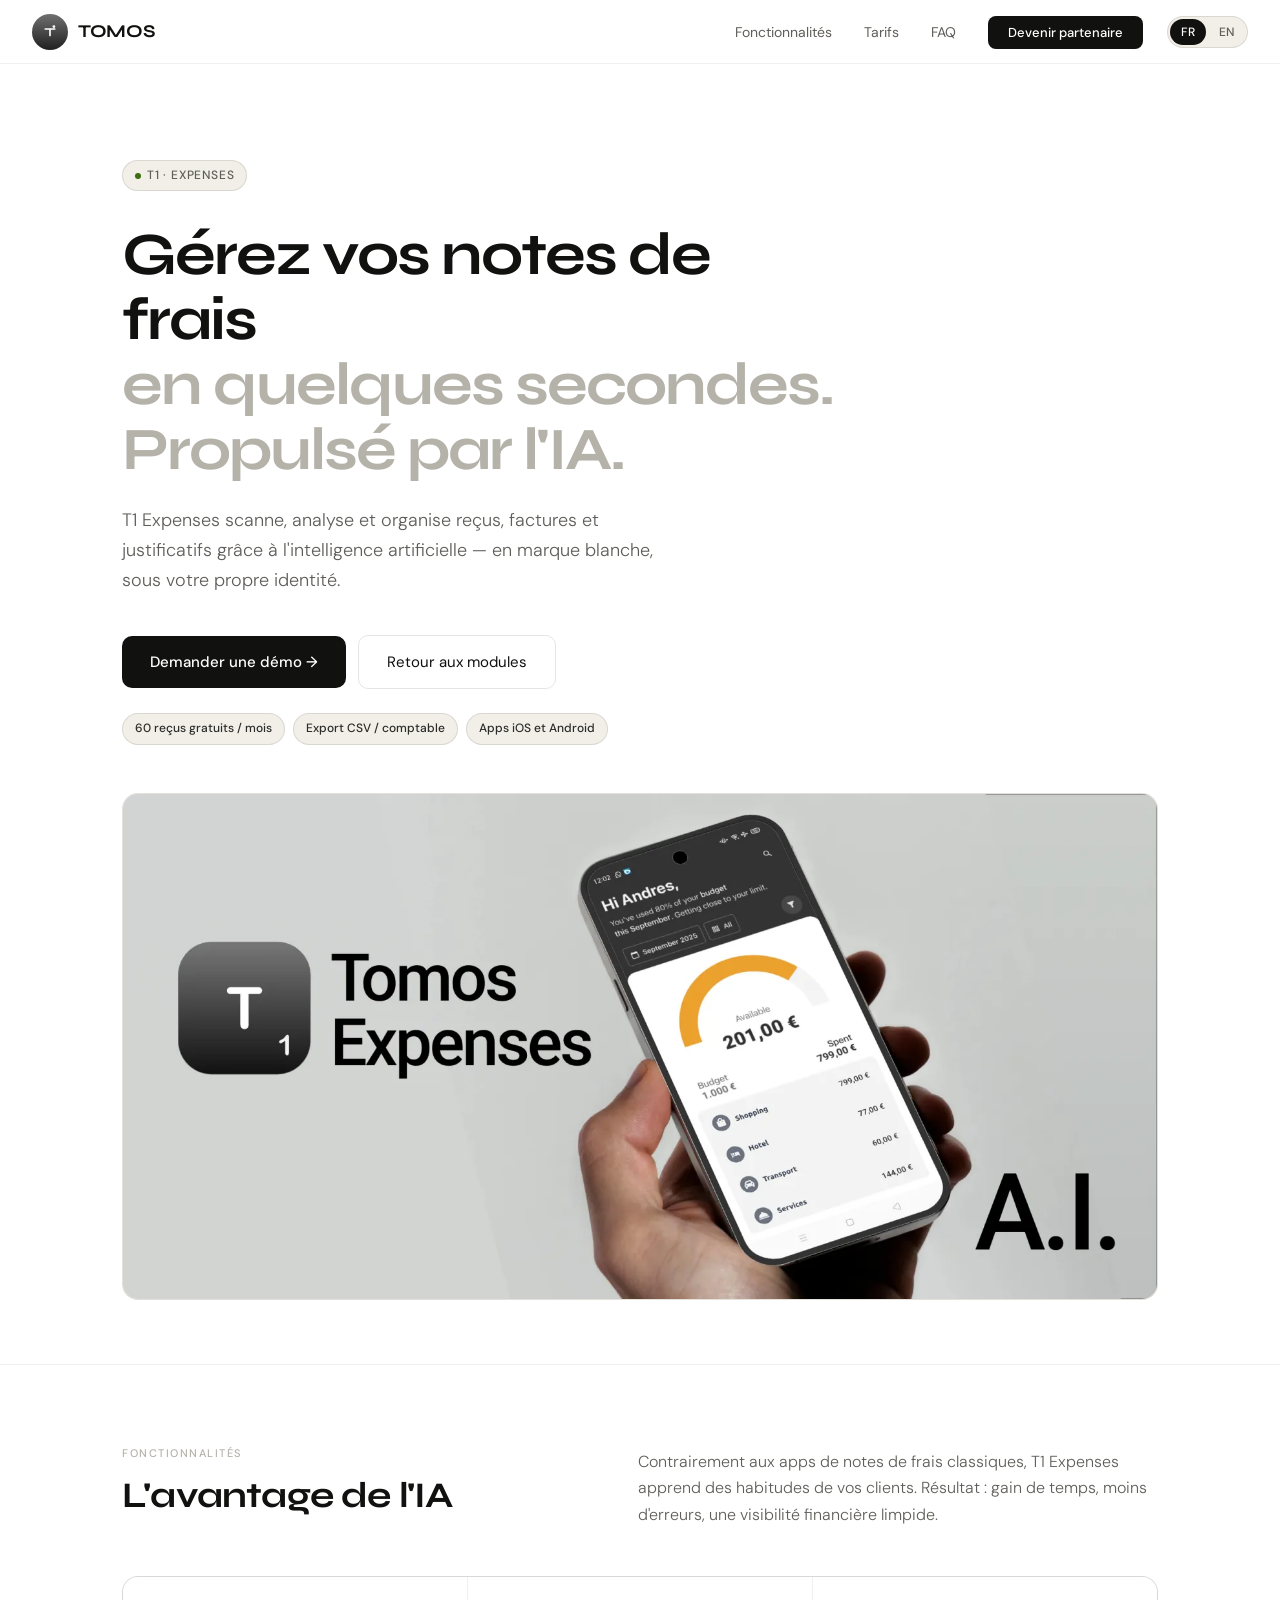
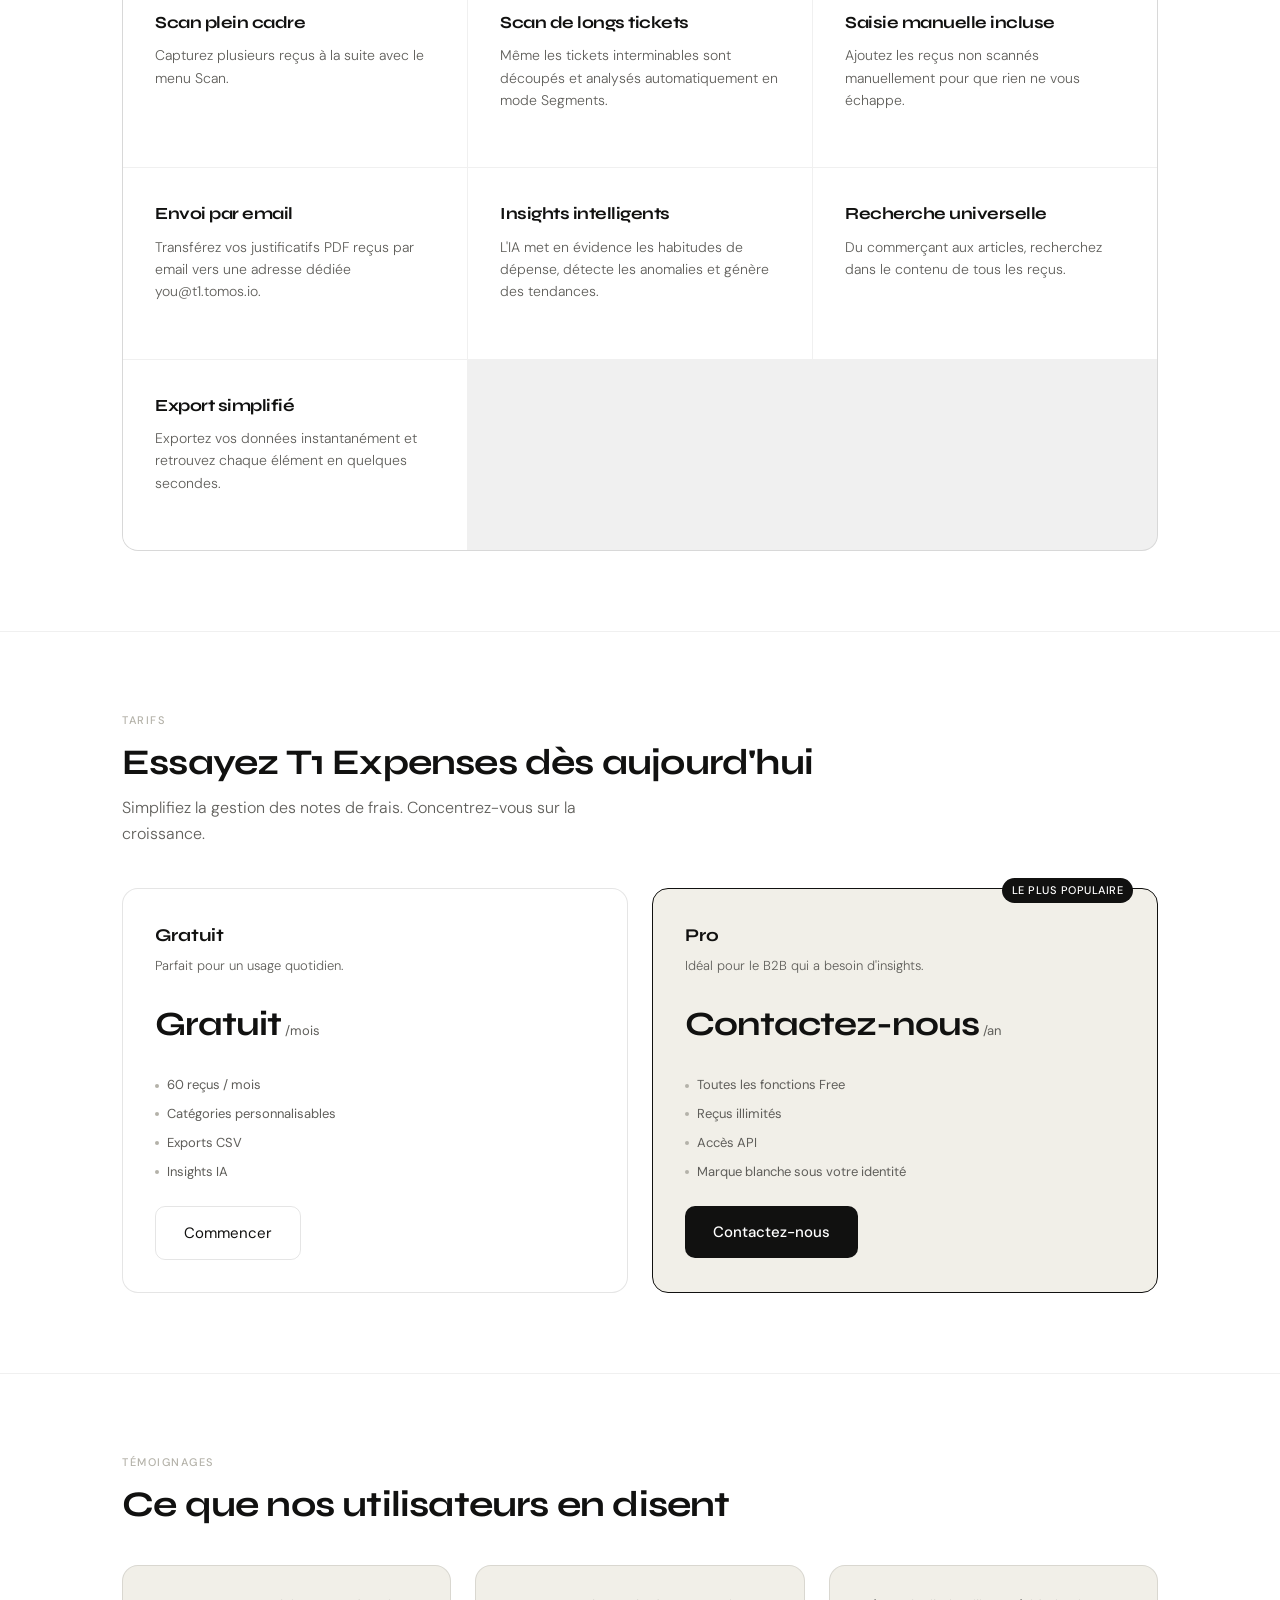
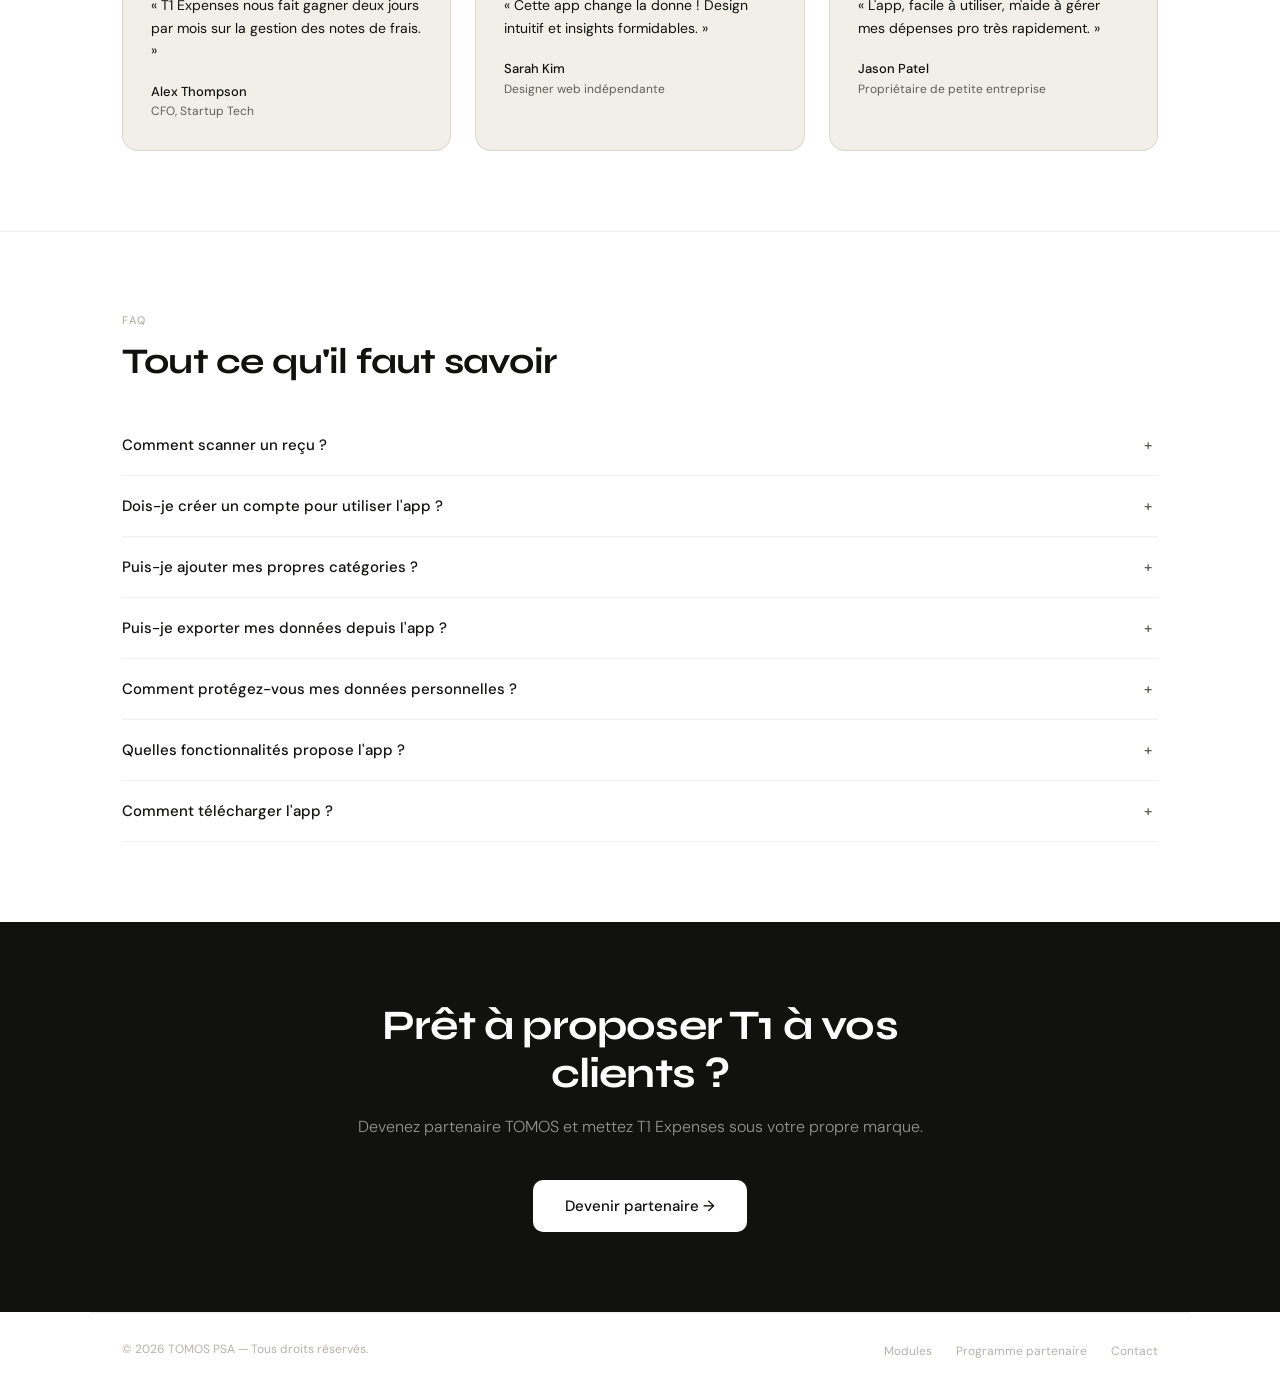
<file: site/t1.html>
<!DOCTYPE html>
<html lang="fr">
<head>
  <meta charset="UTF-8">
  <meta name="viewport" content="width=device-width, initial-scale=1.0">
  <title>T1 Expenses — TOMOS.io</title>
  <meta name="description" content="T1 Expenses: AI-powered expense management, white-label and ready to resell.">
  <link rel="icon" href="assets/img/logos/logo-tomos.svg" type="image/svg+xml">
  <link rel="preconnect" href="https://fonts.googleapis.com">
  <link rel="preconnect" href="https://fonts.gstatic.com" crossorigin>
  <link href="https://fonts.googleapis.com/css2?family=DM+Sans:ital,opsz,wght@0,9..40,300;0,9..40,400;0,9..40,500;1,9..40,300&family=Syne:wght@400;700&display=swap" rel="stylesheet">
  <link rel="stylesheet" href="assets/css/style.css">
</head>
<body>

  <!-- NAV -->
  <nav>
    <a href="index.html" class="nav-logo">
      <div class="logo-mark">
        <svg viewBox="0 0 60 60" fill="none" xmlns="http://www.w3.org/2000/svg">
          <path d="M14 20h32M30 20v22" stroke="#fff" stroke-width="5.5" stroke-linecap="round"/>
          <circle cx="43" cy="12" r="4.5" fill="#fff"/>
        </svg>
      </div>
      <span class="logo-name">TOMOS</span>
    </a>
    <ul class="nav-links">
      <li><a href="#features" data-i18n="common.nav.features">Features</a></li>
      <li><a href="#pricing" data-i18n="common.nav.pricing">Pricing</a></li>
      <li><a href="#faq" data-i18n="common.nav.faq">FAQ</a></li>
      <li><a href="partner.html" class="nav-cta" data-i18n="common.nav.partner">Become a partner</a></li>
    </ul>
    <div class="lang-switch">
      <button class="lang-btn" data-lang="fr">FR</button>
      <button class="lang-btn" data-lang="en">EN</button>
    </div>
  </nav>

  <!-- HERO -->
  <div style="max-width:1100px;margin:0 auto;">
    <div class="hero">
      <div class="hero-tag">
        <span class="hero-dot"></span>
        T1 · Expenses
      </div>
      <h1 data-i18n="t1.hero.title">Manage your expenses<br><span class="muted">in seconds. Powered by AI.</span></h1>
      <p class="hero-sub" data-i18n="t1.hero.sub">T1 Expenses scans, analyzes, and organizes receipts, invoices, and vouchers with the power of artificial intelligence — white-labeled under your own brand.</p>
      <div class="hero-actions">
        <a href="mailto:contact@tomos.io?subject=Demo%20T1%20Expenses" class="btn-primary" data-i18n="t1.hero.ctaPrimary">Ask for a demo →</a>
        <a href="index.html#modules" class="btn-secondary" data-i18n="t1.hero.ctaSecondary">Back to modules</a>
      </div>
      <div class="badge-row">
        <span class="badge-pill" data-i18n="t1.hero.badge1">60 receipts free / month</span>
        <span class="badge-pill" data-i18n="t1.hero.badge2">CSV / accounting export</span>
        <span class="badge-pill" data-i18n="t1.hero.badge3">iOS &amp; Android apps</span>
      </div>
      <div class="hero-media">
        <img src="assets/img/logos/header-t1.webp" alt="T1 Expenses" loading="lazy">
      </div>
    </div>
  </div>

  <hr class="section-divider">

  <!-- FEATURES -->
  <section id="features">
    <div class="section-intro">
      <div>
        <div class="section-label" data-i18n="t1.features.label">Features</div>
        <h2 data-i18n="t1.features.title">The AI advantage</h2>
      </div>
      <p class="section-sub" data-i18n="t1.features.sub">Unlike traditional expense apps, T1 Expenses learns from your habits. The result: your clients save time, reduce errors, and gain crystal-clear financial visibility.</p>
    </div>

    <div class="features-grid cols-3">
      <div class="feature-card">
        <div class="feature-title" data-i18n="t1.features.f1.title">Full frame scanning</div>
        <p class="feature-desc" data-i18n="t1.features.f1.desc">Capture multiple receipts in a row with the Scan menu.</p>
      </div>
      <div class="feature-card">
        <div class="feature-title" data-i18n="t1.features.f2.title">Long receipt scanning</div>
        <p class="feature-desc" data-i18n="t1.features.f2.desc">Even endless receipts are split and analyzed automatically with Segments mode.</p>
      </div>
      <div class="feature-card">
        <div class="feature-title" data-i18n="t1.features.f3.title">Manual entry included</div>
        <p class="feature-desc" data-i18n="t1.features.f3.desc">Add non-scanned receipts manually so nothing slips through the cracks.</p>
      </div>
      <div class="feature-card">
        <div class="feature-title" data-i18n="t1.features.f4.title">Send by email</div>
        <p class="feature-desc" data-i18n="t1.features.f4.desc">Forward PDF expenses received by email to a dedicated you@t1.tomos.io address.</p>
      </div>
      <div class="feature-card">
        <div class="feature-title" data-i18n="t1.features.f5.title">Smart insights</div>
        <p class="feature-desc" data-i18n="t1.features.f5.desc">AI highlights spending patterns, detects anomalies, and generates trends.</p>
      </div>
      <div class="feature-card">
        <div class="feature-title" data-i18n="t1.features.f6.title">Search everything</div>
        <p class="feature-desc" data-i18n="t1.features.f6.desc">From merchant to line items, search through the contents of every receipt.</p>
      </div>
      <div class="feature-card">
        <div class="feature-title" data-i18n="t1.features.f7.title">Export made simple</div>
        <p class="feature-desc" data-i18n="t1.features.f7.desc">Export data instantly and find any item or transaction in seconds.</p>
      </div>
    </div>
  </section>

  <hr class="section-divider">

  <!-- PRICING -->
  <section id="pricing">
    <div class="section-label" data-i18n="t1.pricing.label">Pricing</div>
    <h2 data-i18n="t1.pricing.title">Try T1 Expenses today</h2>
    <p class="section-sub" data-i18n="t1.pricing.sub">Simplify expense management. Focus on growing your business.</p>

    <div class="pricing-grid">
      <div class="price-card">
        <div class="price-plan" data-i18n="t1.pricing.free.plan">Free</div>
        <div class="price-tagline" data-i18n="t1.pricing.free.tagline">Perfect for daily living.</div>
        <div><span class="price-amount" data-i18n="t1.pricing.free.amount">Free</span> <span class="price-period" data-i18n="t1.pricing.free.period">/month</span></div>
        <ul class="price-features">
          <li><span class="feature-dot"></span><span data-i18n="t1.pricing.free.f1">60 receipts / month</span></li>
          <li><span class="feature-dot"></span><span data-i18n="t1.pricing.free.f2">Customizable categories</span></li>
          <li><span class="feature-dot"></span><span data-i18n="t1.pricing.free.f3">CSV exports</span></li>
          <li><span class="feature-dot"></span><span data-i18n="t1.pricing.free.f4">AI insights</span></li>
        </ul>
        <a href="mailto:contact@tomos.io?subject=T1%20Expenses%20-%20Free" class="btn-secondary" data-i18n="t1.pricing.free.cta">Get started</a>
      </div>
      <div class="price-card featured">
        <div class="price-badge" data-i18n="t1.pricing.pro.badge">Most popular</div>
        <div class="price-plan" data-i18n="t1.pricing.pro.plan">Pro</div>
        <div class="price-tagline" data-i18n="t1.pricing.pro.tagline">Ideal for B2B who need insights.</div>
        <div><span class="price-amount" data-i18n="t1.pricing.pro.amount">Contact us</span> <span class="price-period" data-i18n="t1.pricing.pro.period">/year</span></div>
        <ul class="price-features">
          <li><span class="feature-dot"></span><span data-i18n="t1.pricing.pro.f1">All Free features</span></li>
          <li><span class="feature-dot"></span><span data-i18n="t1.pricing.pro.f2">Unlimited receipts</span></li>
          <li><span class="feature-dot"></span><span data-i18n="t1.pricing.pro.f3">API access</span></li>
          <li><span class="feature-dot"></span><span data-i18n="t1.pricing.pro.f4">White-label under your brand</span></li>
        </ul>
        <a href="mailto:contact@tomos.io?subject=T1%20Expenses%20-%20Pro" class="btn-primary" data-i18n="t1.pricing.pro.cta">Contact us</a>
      </div>
    </div>
  </section>

  <hr class="section-divider">

  <!-- TESTIMONIALS -->
  <section>
    <div class="section-label" data-i18n="t1.testi.label">Testimonials</div>
    <h2 data-i18n="t1.testi.title">What our users have to say</h2>
    <div class="testimonials-grid">
      <div class="testimonial-card">
        <p class="testimonial-quote" data-i18n="t1.testi.t1.quote">"T1 Expenses saves us two days per month on expense management."</p>
        <div class="testimonial-name">Alex Thompson</div>
        <div class="testimonial-role" data-i18n="t1.testi.t1.role">CFO, Startup Tech</div>
      </div>
      <div class="testimonial-card">
        <p class="testimonial-quote" data-i18n="t1.testi.t2.quote">"This app is a game changer! Intuitive design and fantastic insights."</p>
        <div class="testimonial-name">Sarah Kim</div>
        <div class="testimonial-role" data-i18n="t1.testi.t2.role">Freelance Web Designer</div>
      </div>
      <div class="testimonial-card">
        <p class="testimonial-quote" data-i18n="t1.testi.t3.quote">"The easy-to-use app helps me manage my professional expenses really fast."</p>
        <div class="testimonial-name">Jason Patel</div>
        <div class="testimonial-role" data-i18n="t1.testi.t3.role">Small Business Owner</div>
      </div>
    </div>
  </section>

  <hr class="section-divider">

  <!-- FAQ -->
  <section id="faq">
    <div class="section-label" data-i18n="t1.faq.label">FAQ</div>
    <h2 data-i18n="t1.faq.title">All you need to know</h2>
    <div class="faq-list">
      <div class="faq-item">
        <button class="faq-question"><span data-i18n="t1.faq.q1.q">How do I scan a receipt?</span><span class="faq-icon">+</span></button>
        <div class="faq-answer"><p data-i18n="t1.faq.q1.a">Open the Scan menu, point your camera at the receipt, and T1 automatically detects, crops, and reads its contents — no manual typing needed.</p></div>
      </div>
      <div class="faq-item">
        <button class="faq-question"><span data-i18n="t1.faq.q2.q">Do I need to create an account to use the app?</span><span class="faq-icon">+</span></button>
        <div class="faq-answer"><p data-i18n="t1.faq.q2.a">Yes, a free account takes less than a minute and keeps your receipts synced securely across every device.</p></div>
      </div>
      <div class="faq-item">
        <button class="faq-question"><span data-i18n="t1.faq.q3.q">Can I add my own categories?</span><span class="faq-icon">+</span></button>
        <div class="faq-answer"><p data-i18n="t1.faq.q3.a">Yes. Categories are fully customizable so your reports match the way your practice already works.</p></div>
      </div>
      <div class="faq-item">
        <button class="faq-question"><span data-i18n="t1.faq.q4.q">Can I export my data from the app?</span><span class="faq-icon">+</span></button>
        <div class="faq-answer"><p data-i18n="t1.faq.q4.a">Absolutely — export any period as CSV, ready to import into your accounting software.</p></div>
      </div>
      <div class="faq-item">
        <button class="faq-question"><span data-i18n="t1.faq.q5.q">How do you protect my personal information?</span><span class="faq-icon">+</span></button>
        <div class="faq-answer"><p data-i18n="t1.faq.q5.a">All data is encrypted in transit and at rest, hosted in the EU, and never sold to third parties.</p></div>
      </div>
      <div class="faq-item">
        <button class="faq-question"><span data-i18n="t1.faq.q6.q">What features does the app offer?</span><span class="faq-icon">+</span></button>
        <div class="faq-answer"><p data-i18n="t1.faq.q6.a">Receipt scanning, long-receipt segmenting, manual entry, email forwarding, AI insights, full-text search, and one-click exports.</p></div>
      </div>
      <div class="faq-item">
        <button class="faq-question"><span data-i18n="t1.faq.q7.q">How can I download the app?</span><span class="faq-icon">+</span></button>
        <div class="faq-answer"><p data-i18n="t1.faq.q7.a">T1 Expenses is available for iOS and Android. Ask your TOMOS partner for the download link — or contact us directly.</p></div>
      </div>
    </div>
  </section>

  <!-- CTA -->
  <div class="cta-section">
    <div class="cta-inner">
      <h2 data-i18n="t1.cta.title">Ready to offer T1 to your clients?</h2>
      <p data-i18n="t1.cta.sub">Become a TOMOS partner and put T1 Expenses under your own brand.</p>
      <a href="partner.html" class="btn-white" data-i18n="t1.cta.btn">Become a partner →</a>
    </div>
  </div>

  <!-- FOOTER -->
  <footer>
    <span class="footer-copy" data-i18n="common.footer.copy">© 2026 TOMOS PSA — All rights reserved.</span>
    <ul class="footer-links">
      <li><a href="index.html#modules" data-i18n="common.nav.modules">Modules</a></li>
      <li><a href="partner.html" data-i18n="common.footer.partner">Partner program</a></li>
      <li><a href="mailto:contact@tomos.io" data-i18n="common.footer.contact">Contact</a></li>
    </ul>
  </footer>

  <script>
    window.I18N = {
      fr: {
        common: {
          nav: { features: "Fonctionnalités", pricing: "Tarifs", faq: "FAQ", partner: "Devenir partenaire" },
          footer: { copy: "© 2026 TOMOS PSA — Tous droits réservés.", partner: "Programme partenaire", contact: "Contact" },
          nav2: {}
        },
        t1: {
          hero: {
            title: "Gérez vos notes de frais<br><span class=\"muted\">en quelques secondes. Propulsé par l'IA.</span>",
            sub: "T1 Expenses scanne, analyse et organise reçus, factures et justificatifs grâce à l'intelligence artificielle — en marque blanche, sous votre propre identité.",
            ctaPrimary: "Demander une démo →",
            ctaSecondary: "Retour aux modules",
            badge1: "60 reçus gratuits / mois",
            badge2: "Export CSV / comptable",
            badge3: "Apps iOS et Android"
          },
          features: {
            label: "Fonctionnalités",
            title: "L'avantage de l'IA",
            sub: "Contrairement aux apps de notes de frais classiques, T1 Expenses apprend des habitudes de vos clients. Résultat : gain de temps, moins d'erreurs, une visibilité financière limpide.",
            f1: { title: "Scan plein cadre", desc: "Capturez plusieurs reçus à la suite avec le menu Scan." },
            f2: { title: "Scan de longs tickets", desc: "Même les tickets interminables sont découpés et analysés automatiquement en mode Segments." },
            f3: { title: "Saisie manuelle incluse", desc: "Ajoutez les reçus non scannés manuellement pour que rien ne vous échappe." },
            f4: { title: "Envoi par email", desc: "Transférez vos justificatifs PDF reçus par email vers une adresse dédiée you@t1.tomos.io." },
            f5: { title: "Insights intelligents", desc: "L'IA met en évidence les habitudes de dépense, détecte les anomalies et génère des tendances." },
            f6: { title: "Recherche universelle", desc: "Du commerçant aux articles, recherchez dans le contenu de tous les reçus." },
            f7: { title: "Export simplifié", desc: "Exportez vos données instantanément et retrouvez chaque élément en quelques secondes." }
          },
          pricing: {
            label: "Tarifs",
            title: "Essayez T1 Expenses dès aujourd'hui",
            sub: "Simplifiez la gestion des notes de frais. Concentrez-vous sur la croissance.",
            free: { plan: "Gratuit", tagline: "Parfait pour un usage quotidien.", amount: "Gratuit", period: "/mois", f1: "60 reçus / mois", f2: "Catégories personnalisables", f3: "Exports CSV", f4: "Insights IA", cta: "Commencer" },
            pro: { badge: "Le plus populaire", plan: "Pro", tagline: "Idéal pour le B2B qui a besoin d'insights.", amount: "Contactez-nous", period: "/an", f1: "Toutes les fonctions Free", f2: "Reçus illimités", f3: "Accès API", f4: "Marque blanche sous votre identité", cta: "Contactez-nous" }
          },
          testi: {
            label: "Témoignages",
            title: "Ce que nos utilisateurs en disent",
            t1: { quote: "« T1 Expenses nous fait gagner deux jours par mois sur la gestion des notes de frais. »", role: "CFO, Startup Tech" },
            t2: { quote: "« Cette app change la donne ! Design intuitif et insights formidables. »", role: "Designer web indépendante" },
            t3: { quote: "« L'app, facile à utiliser, m'aide à gérer mes dépenses pro très rapidement. »", role: "Propriétaire de petite entreprise" }
          },
          faq: {
            label: "FAQ",
            title: "Tout ce qu'il faut savoir",
            q1: { q: "Comment scanner un reçu ?", a: "Ouvrez le menu Scan, pointez votre appareil vers le reçu, et T1 détecte, recadre et lit automatiquement son contenu — aucune saisie manuelle nécessaire." },
            q2: { q: "Dois-je créer un compte pour utiliser l'app ?", a: "Oui, un compte gratuit prend moins d'une minute et synchronise vos reçus en toute sécurité sur tous vos appareils." },
            q3: { q: "Puis-je ajouter mes propres catégories ?", a: "Oui. Les catégories sont entièrement personnalisables pour correspondre au fonctionnement de votre cabinet." },
            q4: { q: "Puis-je exporter mes données depuis l'app ?", a: "Bien sûr — exportez n'importe quelle période en CSV, prêt à importer dans votre logiciel comptable." },
            q5: { q: "Comment protégez-vous mes données personnelles ?", a: "Toutes les données sont chiffrées en transit et au repos, hébergées en UE, et jamais revendues à des tiers." },
            q6: { q: "Quelles fonctionnalités propose l'app ?", a: "Scan de reçus, segmentation des longs tickets, saisie manuelle, transfert par email, insights IA, recherche full-text et exports en un clic." },
            q7: { q: "Comment télécharger l'app ?", a: "T1 Expenses est disponible sur iOS et Android. Demandez le lien de téléchargement à votre partenaire TOMOS — ou contactez-nous directement." }
          },
          cta: {
            title: "Prêt à proposer T1 à vos clients ?",
            sub: "Devenez partenaire TOMOS et mettez T1 Expenses sous votre propre marque.",
            btn: "Devenir partenaire →"
          }
        }
      },
      en: {
        common: {
          nav: { features: "Features", pricing: "Pricing", faq: "FAQ", partner: "Become a partner" },
          footer: { copy: "© 2026 TOMOS PSA — All rights reserved.", partner: "Partner program", contact: "Contact" }
        },
        t1: {
          hero: {
            title: "Manage your expenses<br><span class=\"muted\">in seconds. Powered by AI.</span>",
            sub: "T1 Expenses scans, analyzes, and organizes receipts, invoices, and vouchers with the power of artificial intelligence — white-labeled under your own brand.",
            ctaPrimary: "Ask for a demo →",
            ctaSecondary: "Back to modules",
            badge1: "60 receipts free / month",
            badge2: "CSV / accounting export",
            badge3: "iOS & Android apps"
          },
          features: {
            label: "Features",
            title: "The AI advantage",
            sub: "Unlike traditional expense apps, T1 Expenses learns from your clients' habits. The result: time saved, fewer errors, and crystal-clear financial visibility.",
            f1: { title: "Full frame scanning", desc: "Capture multiple receipts in a row with the Scan menu." },
            f2: { title: "Long receipt scanning", desc: "Even endless receipts are split and analyzed automatically with Segments mode." },
            f3: { title: "Manual entry included", desc: "Add non-scanned receipts manually so nothing slips through the cracks." },
            f4: { title: "Send by email", desc: "Forward PDF expenses received by email to a dedicated you@t1.tomos.io address." },
            f5: { title: "Smart insights", desc: "AI highlights spending patterns, detects anomalies, and generates trends." },
            f6: { title: "Search everything", desc: "From merchant to line items, search through the contents of every receipt." },
            f7: { title: "Export made simple", desc: "Export data instantly and find any item or transaction in seconds." }
          },
          pricing: {
            label: "Pricing",
            title: "Try T1 Expenses today",
            sub: "Simplify expense management. Focus on growing your business.",
            free: { plan: "Free", tagline: "Perfect for daily living.", amount: "Free", period: "/month", f1: "60 receipts / month", f2: "Customizable categories", f3: "CSV exports", f4: "AI insights", cta: "Get started" },
            pro: { badge: "Most popular", plan: "Pro", tagline: "Ideal for B2B who need insights.", amount: "Contact us", period: "/year", f1: "All Free features", f2: "Unlimited receipts", f3: "API access", f4: "White-label under your brand", cta: "Contact us" }
          },
          testi: {
            label: "Testimonials",
            title: "What our users have to say",
            t1: { quote: "\"T1 Expenses saves us two days per month on expense management.\"", role: "CFO, Startup Tech" },
            t2: { quote: "\"This app is a game changer! Intuitive design and fantastic insights.\"", role: "Freelance Web Designer" },
            t3: { quote: "\"The easy-to-use app helps me manage my professional expenses really fast.\"", role: "Small Business Owner" }
          },
          faq: {
            label: "FAQ",
            title: "All you need to know",
            q1: { q: "How do I scan a receipt?", a: "Open the Scan menu, point your camera at the receipt, and T1 automatically detects, crops, and reads its contents — no manual typing needed." },
            q2: { q: "Do I need to create an account to use the app?", a: "Yes, a free account takes less than a minute and keeps your receipts synced securely across every device." },
            q3: { q: "Can I add my own categories?", a: "Yes. Categories are fully customizable so your reports match the way your practice already works." },
            q4: { q: "Can I export my data from the app?", a: "Absolutely — export any period as CSV, ready to import into your accounting software." },
            q5: { q: "How do you protect my personal information?", a: "All data is encrypted in transit and at rest, hosted in the EU, and never sold to third parties." },
            q6: { q: "What features does the app offer?", a: "Receipt scanning, long-receipt segmenting, manual entry, email forwarding, AI insights, full-text search, and one-click exports." },
            q7: { q: "How can I download the app?", a: "T1 Expenses is available for iOS and Android. Ask your TOMOS partner for the download link — or contact us directly." }
          },
          cta: {
            title: "Ready to offer T1 to your clients?",
            sub: "Become a TOMOS partner and put T1 Expenses under your own brand.",
            btn: "Become a partner →"
          }
        }
      }
    };
  </script>
  <script src="assets/js/i18n.js"></script>
</body>
</html>
</file>
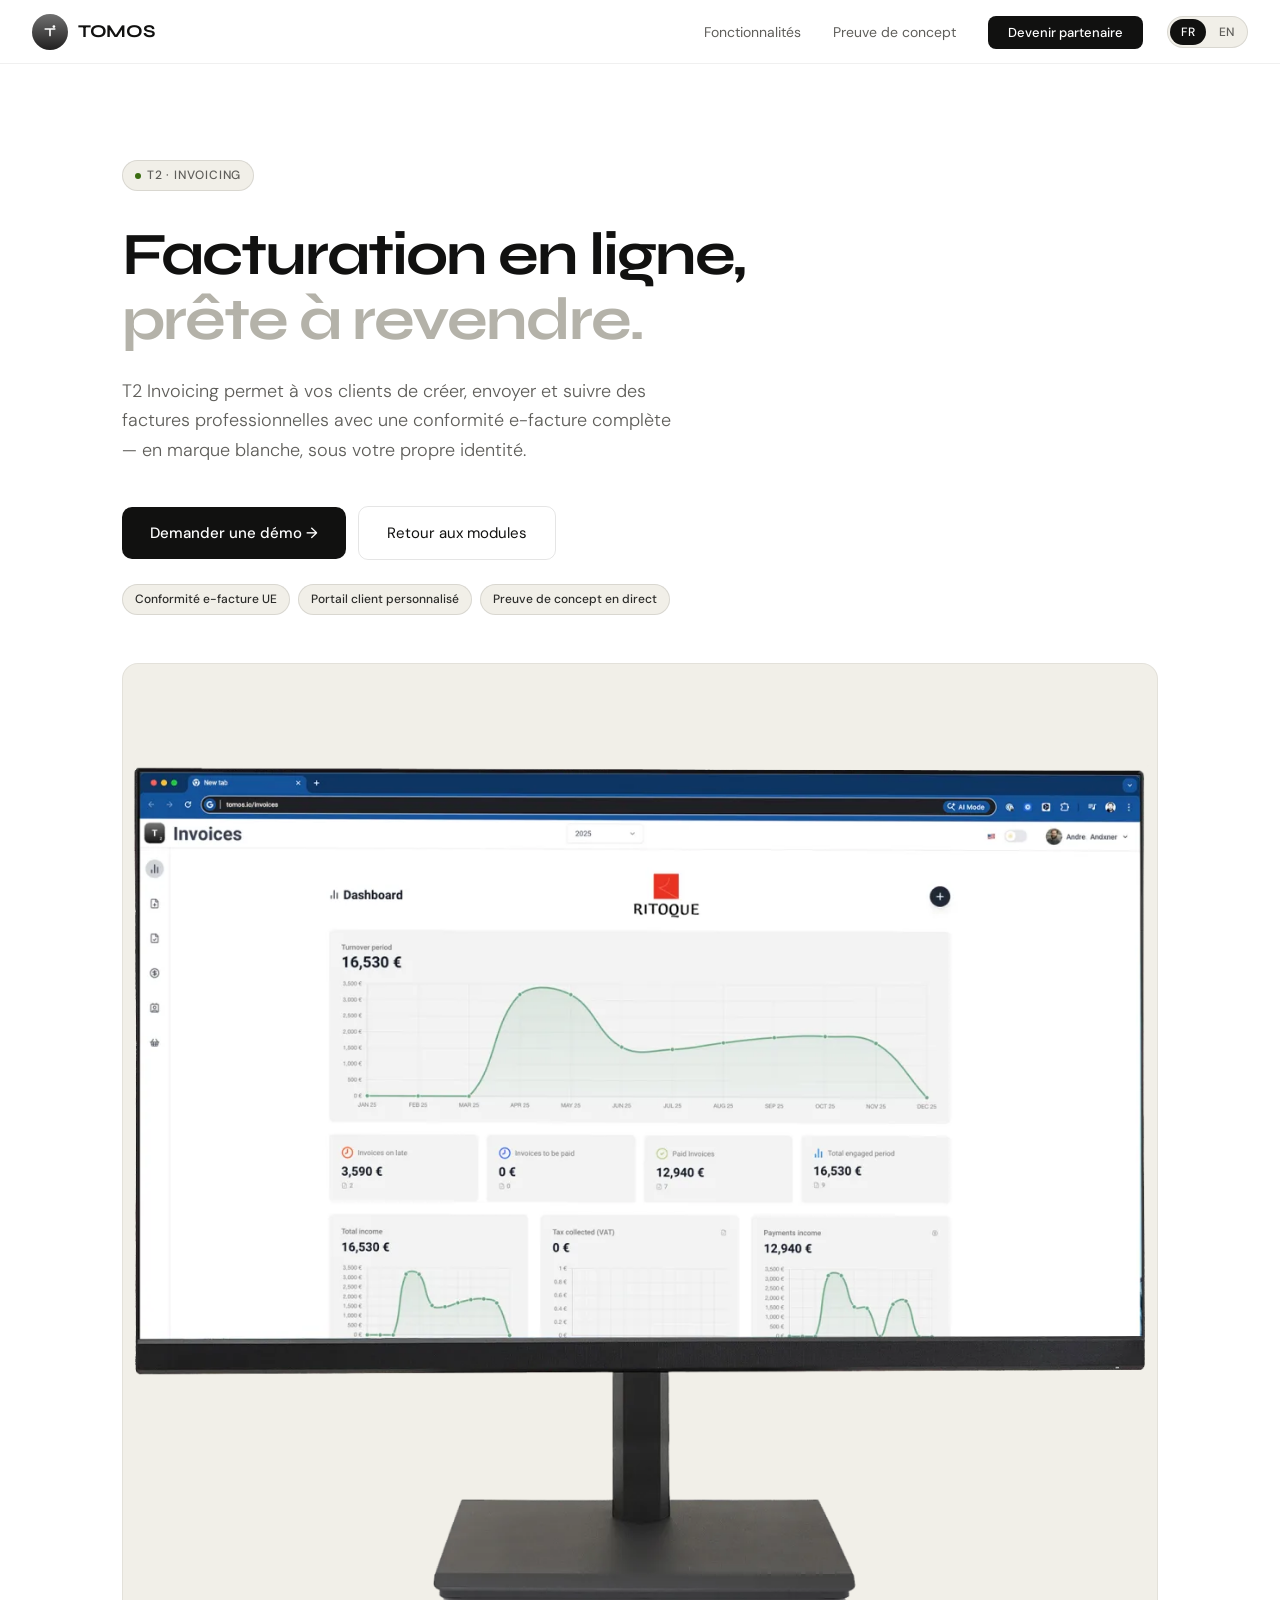
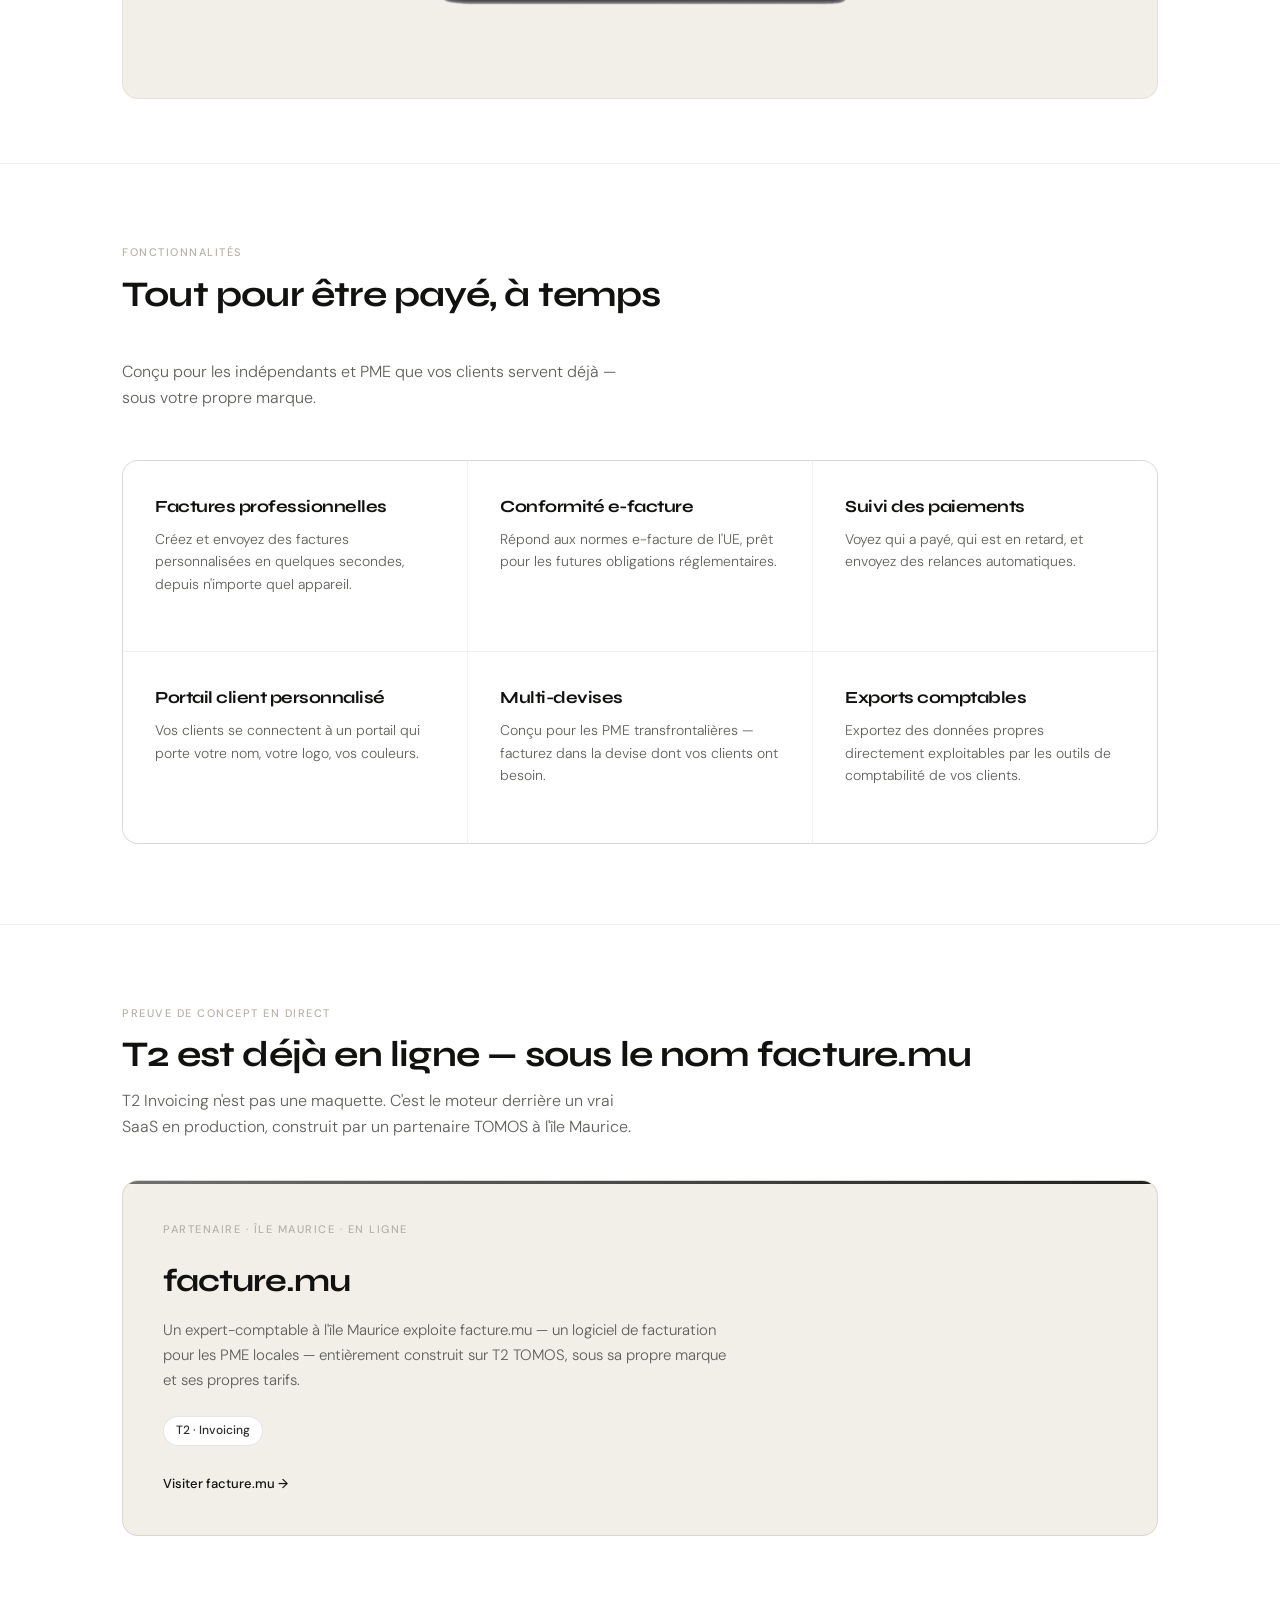
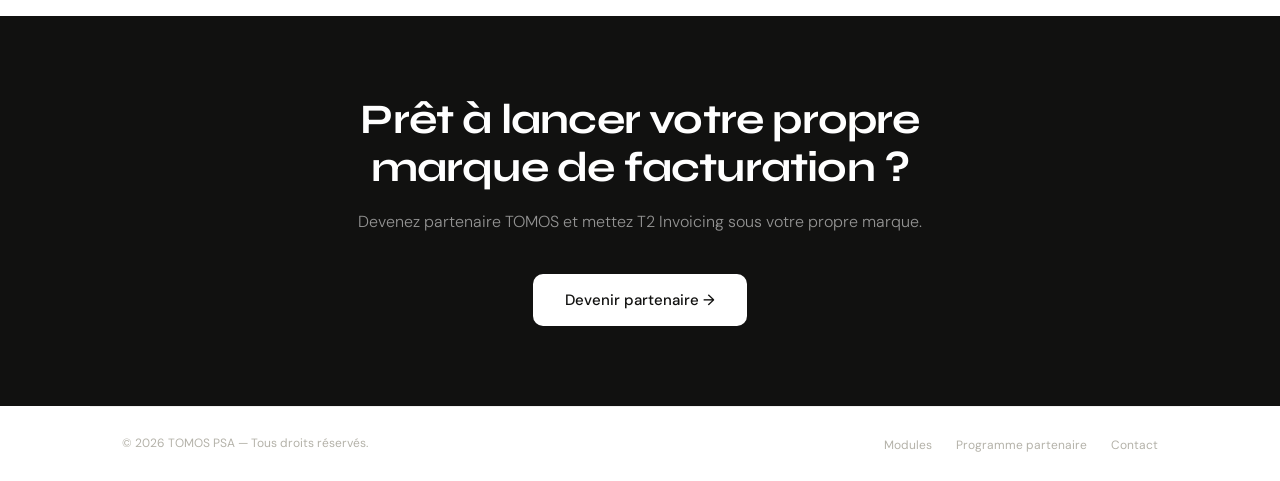
<file: site/t2.html>
<!DOCTYPE html>
<html lang="fr">
<head>
  <meta charset="UTF-8">
  <meta name="viewport" content="width=device-width, initial-scale=1.0">
  <title>T2 Invoicing — TOMOS.io</title>
  <meta name="description" content="T2 Invoicing: online invoicing with e-invoice compliance, proven live as facture.mu.">
  <link rel="icon" href="assets/img/logos/logo-tomos.svg" type="image/svg+xml">
  <link rel="preconnect" href="https://fonts.googleapis.com">
  <link rel="preconnect" href="https://fonts.gstatic.com" crossorigin>
  <link href="https://fonts.googleapis.com/css2?family=DM+Sans:ital,opsz,wght@0,9..40,300;0,9..40,400;0,9..40,500;1,9..40,300&family=Syne:wght@400;700&display=swap" rel="stylesheet">
  <link rel="stylesheet" href="assets/css/style.css">
</head>
<body>

  <!-- NAV -->
  <nav>
    <a href="index.html" class="nav-logo">
      <div class="logo-mark">
        <svg viewBox="0 0 60 60" fill="none" xmlns="http://www.w3.org/2000/svg">
          <path d="M14 20h32M30 20v22" stroke="#fff" stroke-width="5.5" stroke-linecap="round"/>
          <circle cx="43" cy="12" r="4.5" fill="#fff"/>
        </svg>
      </div>
      <span class="logo-name">TOMOS</span>
    </a>
    <ul class="nav-links">
      <li><a href="#features" data-i18n="common.nav.features">Features</a></li>
      <li><a href="#proof" data-i18n="common.nav.proof">Proof of concept</a></li>
      <li><a href="partner.html" class="nav-cta" data-i18n="common.nav.partner">Become a partner</a></li>
    </ul>
    <div class="lang-switch">
      <button class="lang-btn" data-lang="fr">FR</button>
      <button class="lang-btn" data-lang="en">EN</button>
    </div>
  </nav>

  <!-- HERO -->
  <div style="max-width:1100px;margin:0 auto;">
    <div class="hero">
      <div class="hero-tag">
        <span class="hero-dot"></span>
        T2 · Invoicing
      </div>
      <h1 data-i18n="t2.hero.title">Online invoicing,<br><span class="muted">ready to resell.</span></h1>
      <p class="hero-sub" data-i18n="t2.hero.sub">T2 Invoicing lets your clients create, send, and track professional invoices with full e-invoice compliance — white-labeled under your own brand.</p>
      <div class="hero-actions">
        <a href="mailto:contact@tomos.io?subject=Demo%20T2%20Invoicing" class="btn-primary" data-i18n="t2.hero.ctaPrimary">Ask for a demo →</a>
        <a href="index.html#modules" class="btn-secondary" data-i18n="t2.hero.ctaSecondary">Back to modules</a>
      </div>
      <div class="badge-row">
        <span class="badge-pill" data-i18n="t2.hero.badge1">EU e-invoice compliance</span>
        <span class="badge-pill" data-i18n="t2.hero.badge2">Branded client portal</span>
        <span class="badge-pill" data-i18n="t2.hero.badge3">Live proof of concept</span>
      </div>
      <div class="hero-media">
        <img src="assets/img/t2/ecran-t2.webp" alt="T2 Invoicing interface" loading="lazy">
      </div>
    </div>
  </div>

  <hr class="section-divider">

  <!-- FEATURES -->
  <section id="features">
    <div class="section-intro">
      <div>
        <div class="section-label" data-i18n="t2.features.label">Features</div>
        <h2 data-i18n="t2.features.title">Everything to get paid, on time</h2>
      </div>
      <p class="section-sub" data-i18n="t2.features.sub">Built for the entrepreneurs and SMEs your clients already serve — under your own brand.</p>
    </div>

    <div class="features-grid cols-3">
      <div class="feature-card">
        <div class="feature-title" data-i18n="t2.features.f1.title">Professional invoices</div>
        <p class="feature-desc" data-i18n="t2.features.f1.desc">Create and send branded invoices in seconds, from any device.</p>
      </div>
      <div class="feature-card">
        <div class="feature-title" data-i18n="t2.features.f2.title">E-invoice compliance</div>
        <p class="feature-desc" data-i18n="t2.features.f2.desc">Meets EU e-invoicing standards, ready for upcoming regulatory mandates.</p>
      </div>
      <div class="feature-card">
        <div class="feature-title" data-i18n="t2.features.f3.title">Payment tracking</div>
        <p class="feature-desc" data-i18n="t2.features.f3.desc">See who's paid, who's late, and send automatic reminders.</p>
      </div>
      <div class="feature-card">
        <div class="feature-title" data-i18n="t2.features.f4.title">Branded client portal</div>
        <p class="feature-desc" data-i18n="t2.features.f4.desc">Your clients log in to a portal that carries your name, your logo, your colors.</p>
      </div>
      <div class="feature-card">
        <div class="feature-title" data-i18n="t2.features.f5.title">Multi-currency ready</div>
        <p class="feature-desc" data-i18n="t2.features.f5.desc">Built for cross-border SMEs — invoice in the currency your clients need.</p>
      </div>
      <div class="feature-card">
        <div class="feature-title" data-i18n="t2.features.f6.title">Accounting exports</div>
        <p class="feature-desc" data-i18n="t2.features.f6.desc">Export clean data your clients' bookkeeping tools can ingest directly.</p>
      </div>
    </div>
  </section>

  <hr class="section-divider">

  <!-- PROOF -->
  <section id="proof">
    <div class="section-label" data-i18n="t2.proof.label">Live proof of concept</div>
    <h2 data-i18n="t2.proof.title">T2 is already live — as facture.mu</h2>
    <p class="section-sub" style="margin-bottom:2.5rem;" data-i18n="t2.proof.sub">T2 Invoicing isn't a mockup. It's the engine behind a real, live SaaS built by a TOMOS partner in Mauritius.</p>
    <div class="proof-card">
      <div class="proof-eyebrow" data-i18n="t2.proof.eyebrow">Partner · Mauritius · Live</div>
      <div class="proof-name">facture.mu</div>
      <p class="proof-desc" data-i18n="t2.proof.desc">An accounting professional in Mauritius runs facture.mu — invoicing software for local SMEs — entirely on TOMOS T2, under his own brand and pricing.</p>
      <div class="proof-modules" style="margin-bottom:1.5rem;">
        <span class="proof-pill">T2 · Invoicing</span>
      </div>
      <a href="https://facture.mu" target="_blank" rel="noopener" class="module-link" data-i18n="t2.proof.link">Visit facture.mu →</a>
    </div>
  </section>

  <!-- CTA -->
  <div class="cta-section">
    <div class="cta-inner">
      <h2 data-i18n="t2.cta.title">Ready to launch your own invoicing brand?</h2>
      <p data-i18n="t2.cta.sub">Become a TOMOS partner and put T2 Invoicing under your own brand.</p>
      <a href="partner.html" class="btn-white" data-i18n="t2.cta.btn">Become a partner →</a>
    </div>
  </div>

  <!-- FOOTER -->
  <footer>
    <span class="footer-copy" data-i18n="common.footer.copy">© 2026 TOMOS PSA — All rights reserved.</span>
    <ul class="footer-links">
      <li><a href="index.html#modules" data-i18n="common.nav.modules">Modules</a></li>
      <li><a href="partner.html" data-i18n="common.footer.partner">Partner program</a></li>
      <li><a href="mailto:contact@tomos.io" data-i18n="common.footer.contact">Contact</a></li>
    </ul>
  </footer>

  <script>
    window.I18N = {
      fr: {
        common: {
          nav: { modules: "Modules", features: "Fonctionnalités", proof: "Preuve de concept", partner: "Devenir partenaire" },
          footer: { copy: "© 2026 TOMOS PSA — Tous droits réservés.", partner: "Programme partenaire", contact: "Contact" }
        },
        t2: {
          hero: {
            title: "Facturation en ligne,<br><span class=\"muted\">prête à revendre.</span>",
            sub: "T2 Invoicing permet à vos clients de créer, envoyer et suivre des factures professionnelles avec une conformité e-facture complète — en marque blanche, sous votre propre identité.",
            ctaPrimary: "Demander une démo →",
            ctaSecondary: "Retour aux modules",
            badge1: "Conformité e-facture UE",
            badge2: "Portail client personnalisé",
            badge3: "Preuve de concept en direct"
          },
          features: {
            label: "Fonctionnalités",
            title: "Tout pour être payé, à temps",
            sub: "Conçu pour les indépendants et PME que vos clients servent déjà — sous votre propre marque.",
            f1: { title: "Factures professionnelles", desc: "Créez et envoyez des factures personnalisées en quelques secondes, depuis n'importe quel appareil." },
            f2: { title: "Conformité e-facture", desc: "Répond aux normes e-facture de l'UE, prêt pour les futures obligations réglementaires." },
            f3: { title: "Suivi des paiements", desc: "Voyez qui a payé, qui est en retard, et envoyez des relances automatiques." },
            f4: { title: "Portail client personnalisé", desc: "Vos clients se connectent à un portail qui porte votre nom, votre logo, vos couleurs." },
            f5: { title: "Multi-devises", desc: "Conçu pour les PME transfrontalières — facturez dans la devise dont vos clients ont besoin." },
            f6: { title: "Exports comptables", desc: "Exportez des données propres directement exploitables par les outils de comptabilité de vos clients." }
          },
          proof: {
            label: "Preuve de concept en direct",
            title: "T2 est déjà en ligne — sous le nom facture.mu",
            sub: "T2 Invoicing n'est pas une maquette. C'est le moteur derrière un vrai SaaS en production, construit par un partenaire TOMOS à l'île Maurice.",
            eyebrow: "Partenaire · Île Maurice · En ligne",
            desc: "Un expert-comptable à l'île Maurice exploite facture.mu — un logiciel de facturation pour les PME locales — entièrement construit sur T2 TOMOS, sous sa propre marque et ses propres tarifs.",
            link: "Visiter facture.mu →"
          },
          cta: {
            title: "Prêt à lancer votre propre marque de facturation ?",
            sub: "Devenez partenaire TOMOS et mettez T2 Invoicing sous votre propre marque.",
            btn: "Devenir partenaire →"
          }
        }
      },
      en: {
        common: {
          nav: { modules: "Modules", features: "Features", proof: "Proof of concept", partner: "Become a partner" },
          footer: { copy: "© 2026 TOMOS PSA — All rights reserved.", partner: "Partner program", contact: "Contact" }
        },
        t2: {
          hero: {
            title: "Online invoicing,<br><span class=\"muted\">ready to resell.</span>",
            sub: "T2 Invoicing lets your clients create, send, and track professional invoices with full e-invoice compliance — white-labeled under your own brand.",
            ctaPrimary: "Ask for a demo →",
            ctaSecondary: "Back to modules",
            badge1: "EU e-invoice compliance",
            badge2: "Branded client portal",
            badge3: "Live proof of concept"
          },
          features: {
            label: "Features",
            title: "Everything to get paid, on time",
            sub: "Built for the entrepreneurs and SMEs your clients already serve — under your own brand.",
            f1: { title: "Professional invoices", desc: "Create and send branded invoices in seconds, from any device." },
            f2: { title: "E-invoice compliance", desc: "Meets EU e-invoicing standards, ready for upcoming regulatory mandates." },
            f3: { title: "Payment tracking", desc: "See who's paid, who's late, and send automatic reminders." },
            f4: { title: "Branded client portal", desc: "Your clients log in to a portal that carries your name, your logo, your colors." },
            f5: { title: "Multi-currency ready", desc: "Built for cross-border SMEs — invoice in the currency your clients need." },
            f6: { title: "Accounting exports", desc: "Export clean data your clients' bookkeeping tools can ingest directly." }
          },
          proof: {
            label: "Live proof of concept",
            title: "T2 is already live — as facture.mu",
            sub: "T2 Invoicing isn't a mockup. It's the engine behind a real, live SaaS built by a TOMOS partner in Mauritius.",
            eyebrow: "Partner · Mauritius · Live",
            desc: "An accounting professional in Mauritius runs facture.mu — invoicing software for local SMEs — entirely on TOMOS T2, under his own brand and pricing.",
            link: "Visit facture.mu →"
          },
          cta: {
            title: "Ready to launch your own invoicing brand?",
            sub: "Become a TOMOS partner and put T2 Invoicing under your own brand.",
            btn: "Become a partner →"
          }
        }
      }
    };
  </script>
  <script src="assets/js/i18n.js"></script>
</body>
</html>
</file>
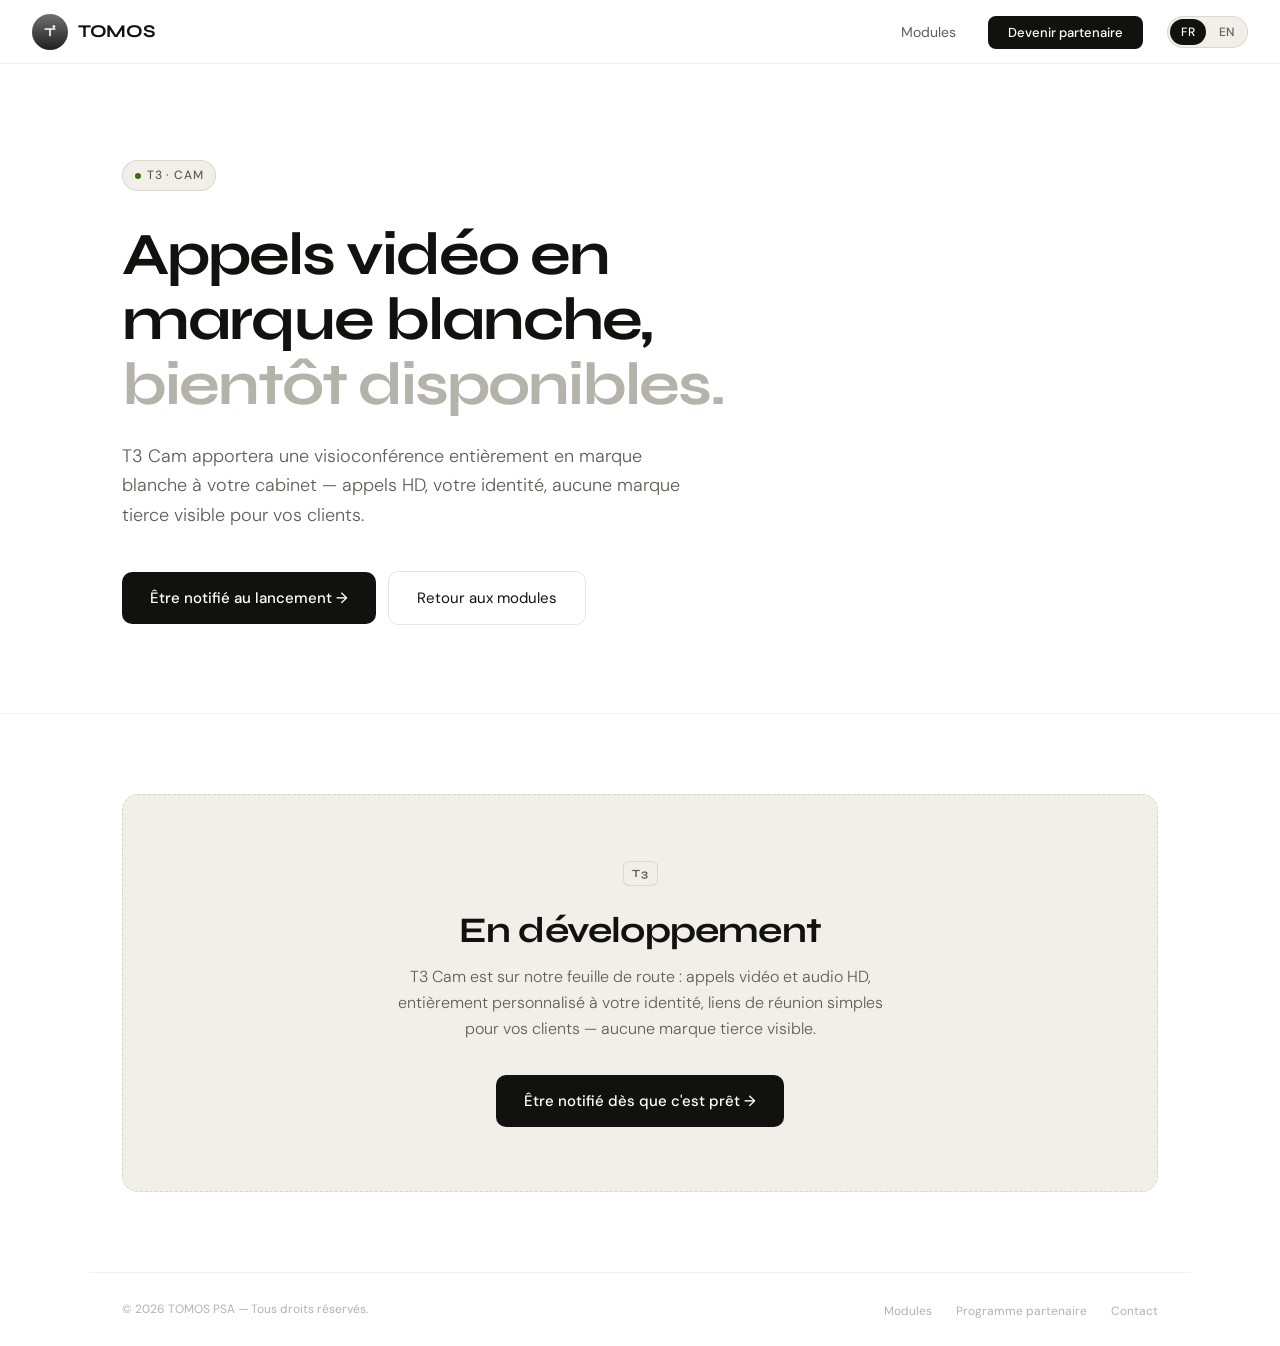
<file: site/t3.html>
<!DOCTYPE html>
<html lang="fr">
<head>
  <meta charset="UTF-8">
  <meta name="viewport" content="width=device-width, initial-scale=1.0">
  <title>T3 Cam — TOMOS.io</title>
  <meta name="description" content="T3 Cam: branded video conferencing for your practice. Coming soon.">
  <link rel="icon" href="assets/img/logos/logo-tomos.svg" type="image/svg+xml">
  <link rel="preconnect" href="https://fonts.googleapis.com">
  <link rel="preconnect" href="https://fonts.gstatic.com" crossorigin>
  <link href="https://fonts.googleapis.com/css2?family=DM+Sans:ital,opsz,wght@0,9..40,300;0,9..40,400;0,9..40,500;1,9..40,300&family=Syne:wght@400;700&display=swap" rel="stylesheet">
  <link rel="stylesheet" href="assets/css/style.css">
</head>
<body>

  <!-- NAV -->
  <nav>
    <a href="index.html" class="nav-logo">
      <div class="logo-mark">
        <svg viewBox="0 0 60 60" fill="none" xmlns="http://www.w3.org/2000/svg">
          <path d="M14 20h32M30 20v22" stroke="#fff" stroke-width="5.5" stroke-linecap="round"/>
          <circle cx="43" cy="12" r="4.5" fill="#fff"/>
        </svg>
      </div>
      <span class="logo-name">TOMOS</span>
    </a>
    <ul class="nav-links">
      <li><a href="index.html#modules" data-i18n="common.nav.modules">Modules</a></li>
      <li><a href="partner.html" class="nav-cta" data-i18n="common.nav.partner">Become a partner</a></li>
    </ul>
    <div class="lang-switch">
      <button class="lang-btn" data-lang="fr">FR</button>
      <button class="lang-btn" data-lang="en">EN</button>
    </div>
  </nav>

  <!-- HERO -->
  <div style="max-width:1100px;margin:0 auto;">
    <div class="hero">
      <div class="hero-tag">
        <span class="hero-dot"></span>
        T3 · Cam
      </div>
      <h1 data-i18n="t3.hero.title">Branded video calls,<br><span class="muted">coming soon.</span></h1>
      <p class="hero-sub" data-i18n="t3.hero.sub">T3 Cam will bring fully white-label video conferencing to your practice — HD calls, your identity, no third-party branding visible to your clients.</p>
      <div class="hero-actions">
        <a href="mailto:contact@tomos.io?subject=T3%20Cam%20-%20Notify%20me" class="btn-primary" data-i18n="t3.hero.ctaPrimary">Notify me at launch →</a>
        <a href="index.html#modules" class="btn-secondary" data-i18n="t3.hero.ctaSecondary">Back to modules</a>
      </div>
    </div>
  </div>

  <hr class="section-divider">

  <section>
    <div class="soon-box">
      <div class="module-number">T3</div>
      <h2 data-i18n="t3.soon.title">In development</h2>
      <p class="section-sub" style="margin:0 auto 2rem;" data-i18n="t3.soon.sub">T3 Cam is on our roadmap: HD video and audio calls, fully branded with your identity, simple meeting links for your clients — no third-party branding visible.</p>
      <a href="mailto:contact@tomos.io?subject=T3%20Cam%20-%20Notify%20me" class="btn-primary" data-i18n="t3.soon.cta">Get notified when it's ready →</a>
    </div>
  </section>

  <!-- FOOTER -->
  <footer>
    <span class="footer-copy" data-i18n="common.footer.copy">© 2026 TOMOS PSA — All rights reserved.</span>
    <ul class="footer-links">
      <li><a href="index.html#modules" data-i18n="common.nav.modules">Modules</a></li>
      <li><a href="partner.html" data-i18n="common.footer.partner">Partner program</a></li>
      <li><a href="mailto:contact@tomos.io" data-i18n="common.footer.contact">Contact</a></li>
    </ul>
  </footer>

  <script>
    window.I18N = {
      fr: {
        common: {
          nav: { modules: "Modules", partner: "Devenir partenaire" },
          footer: { copy: "© 2026 TOMOS PSA — Tous droits réservés.", partner: "Programme partenaire", contact: "Contact" }
        },
        t3: {
          hero: {
            title: "Appels vidéo en marque blanche,<br><span class=\"muted\">bientôt disponibles.</span>",
            sub: "T3 Cam apportera une visioconférence entièrement en marque blanche à votre cabinet — appels HD, votre identité, aucune marque tierce visible pour vos clients.",
            ctaPrimary: "Être notifié au lancement →",
            ctaSecondary: "Retour aux modules"
          },
          soon: {
            title: "En développement",
            sub: "T3 Cam est sur notre feuille de route : appels vidéo et audio HD, entièrement personnalisé à votre identité, liens de réunion simples pour vos clients — aucune marque tierce visible.",
            cta: "Être notifié dès que c'est prêt →"
          }
        }
      },
      en: {
        common: {
          nav: { modules: "Modules", partner: "Become a partner" },
          footer: { copy: "© 2026 TOMOS PSA — All rights reserved.", partner: "Partner program", contact: "Contact" }
        },
        t3: {
          hero: {
            title: "Branded video calls,<br><span class=\"muted\">coming soon.</span>",
            sub: "T3 Cam will bring fully white-label video conferencing to your practice — HD calls, your identity, no third-party branding visible to your clients.",
            ctaPrimary: "Notify me at launch →",
            ctaSecondary: "Back to modules"
          },
          soon: {
            title: "In development",
            sub: "T3 Cam is on our roadmap: HD video and audio calls, fully branded with your identity, simple meeting links for your clients — no third-party branding visible.",
            cta: "Get notified when it's ready →"
          }
        }
      }
    };
  </script>
  <script src="assets/js/i18n.js"></script>
</body>
</html>
</file>
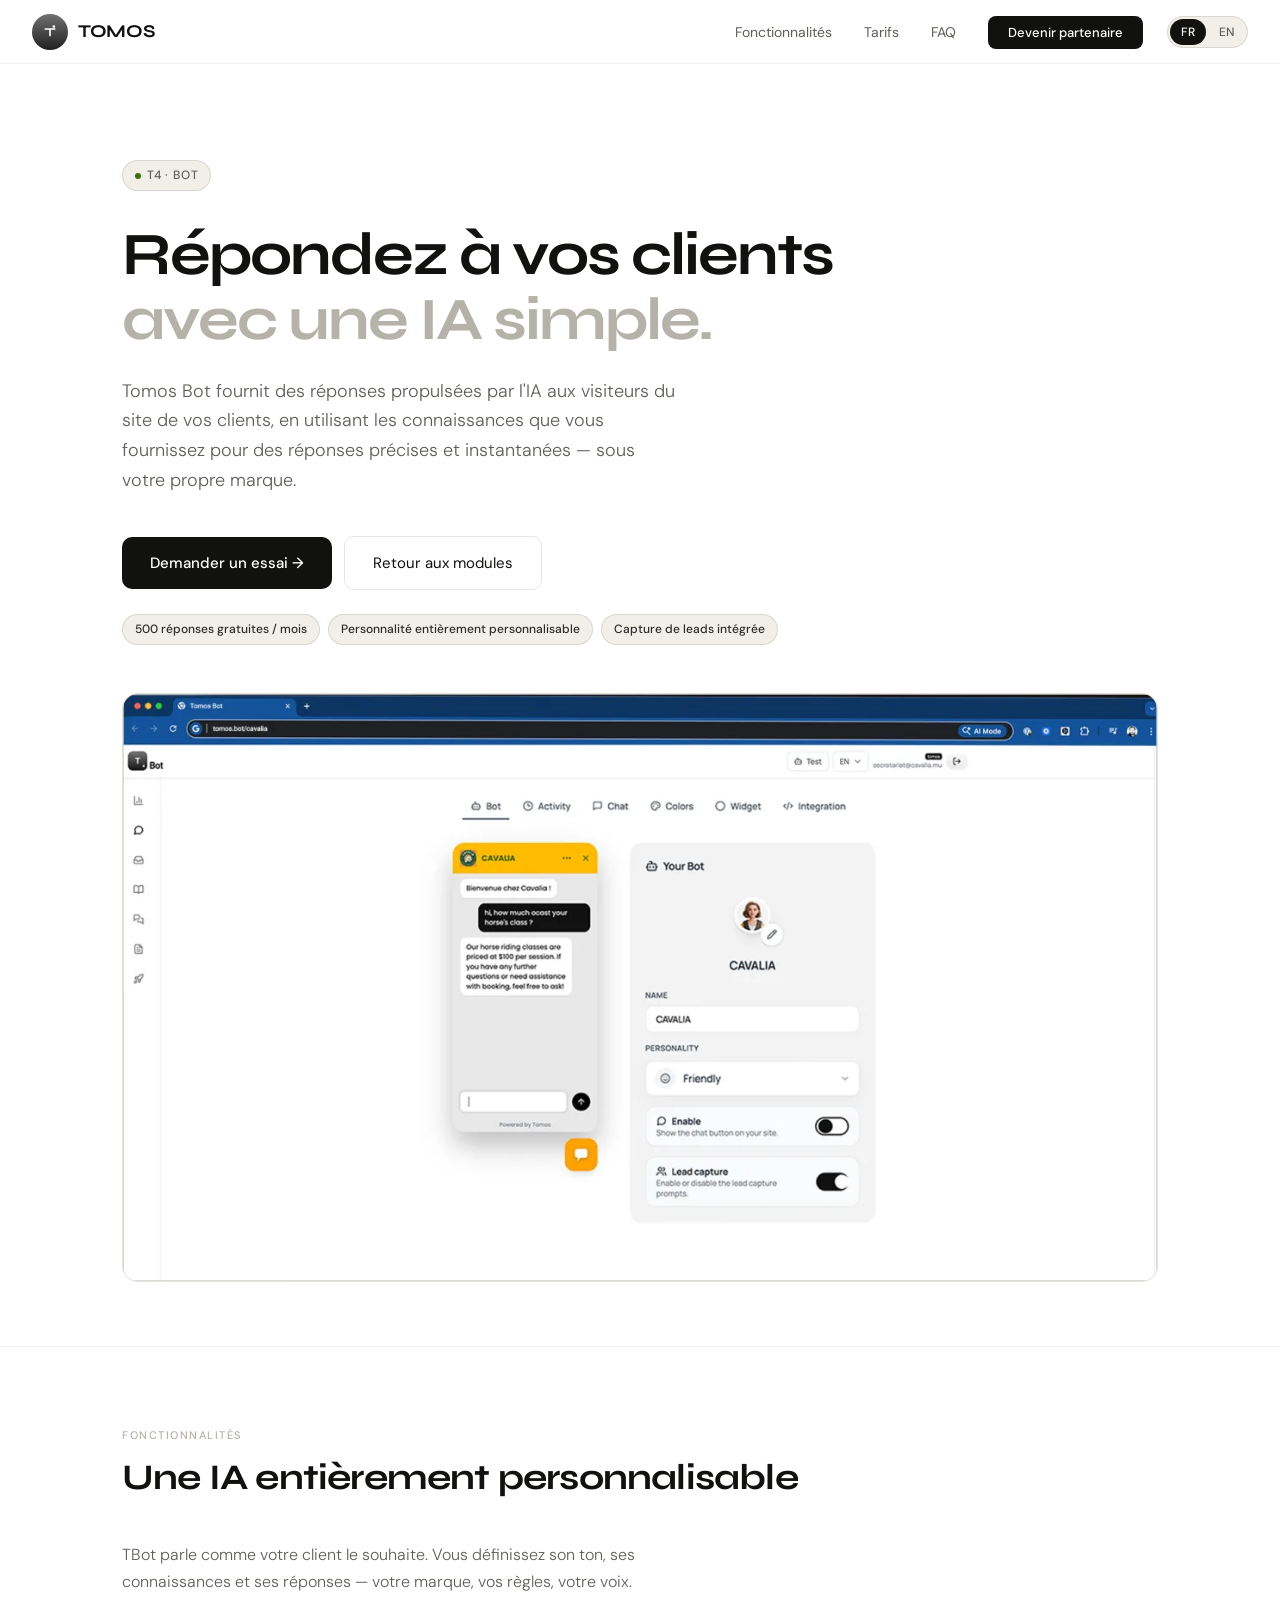
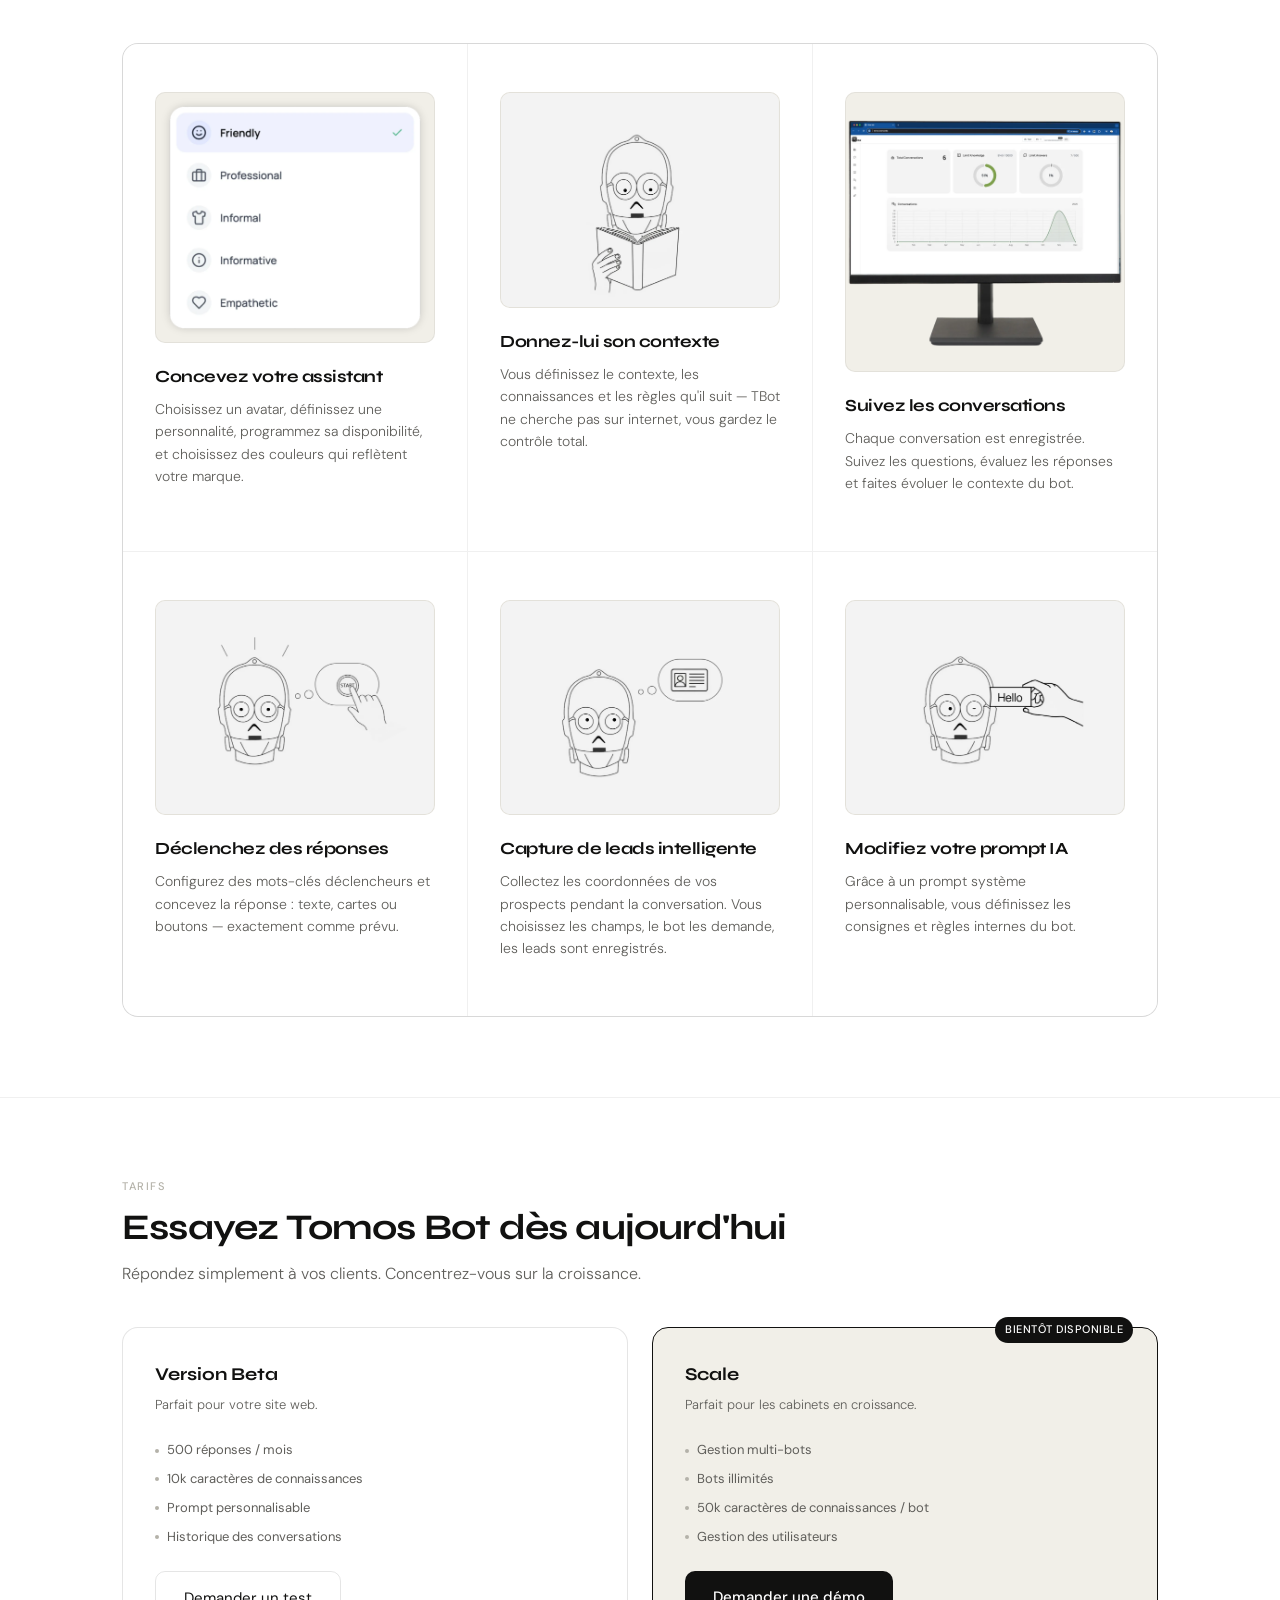
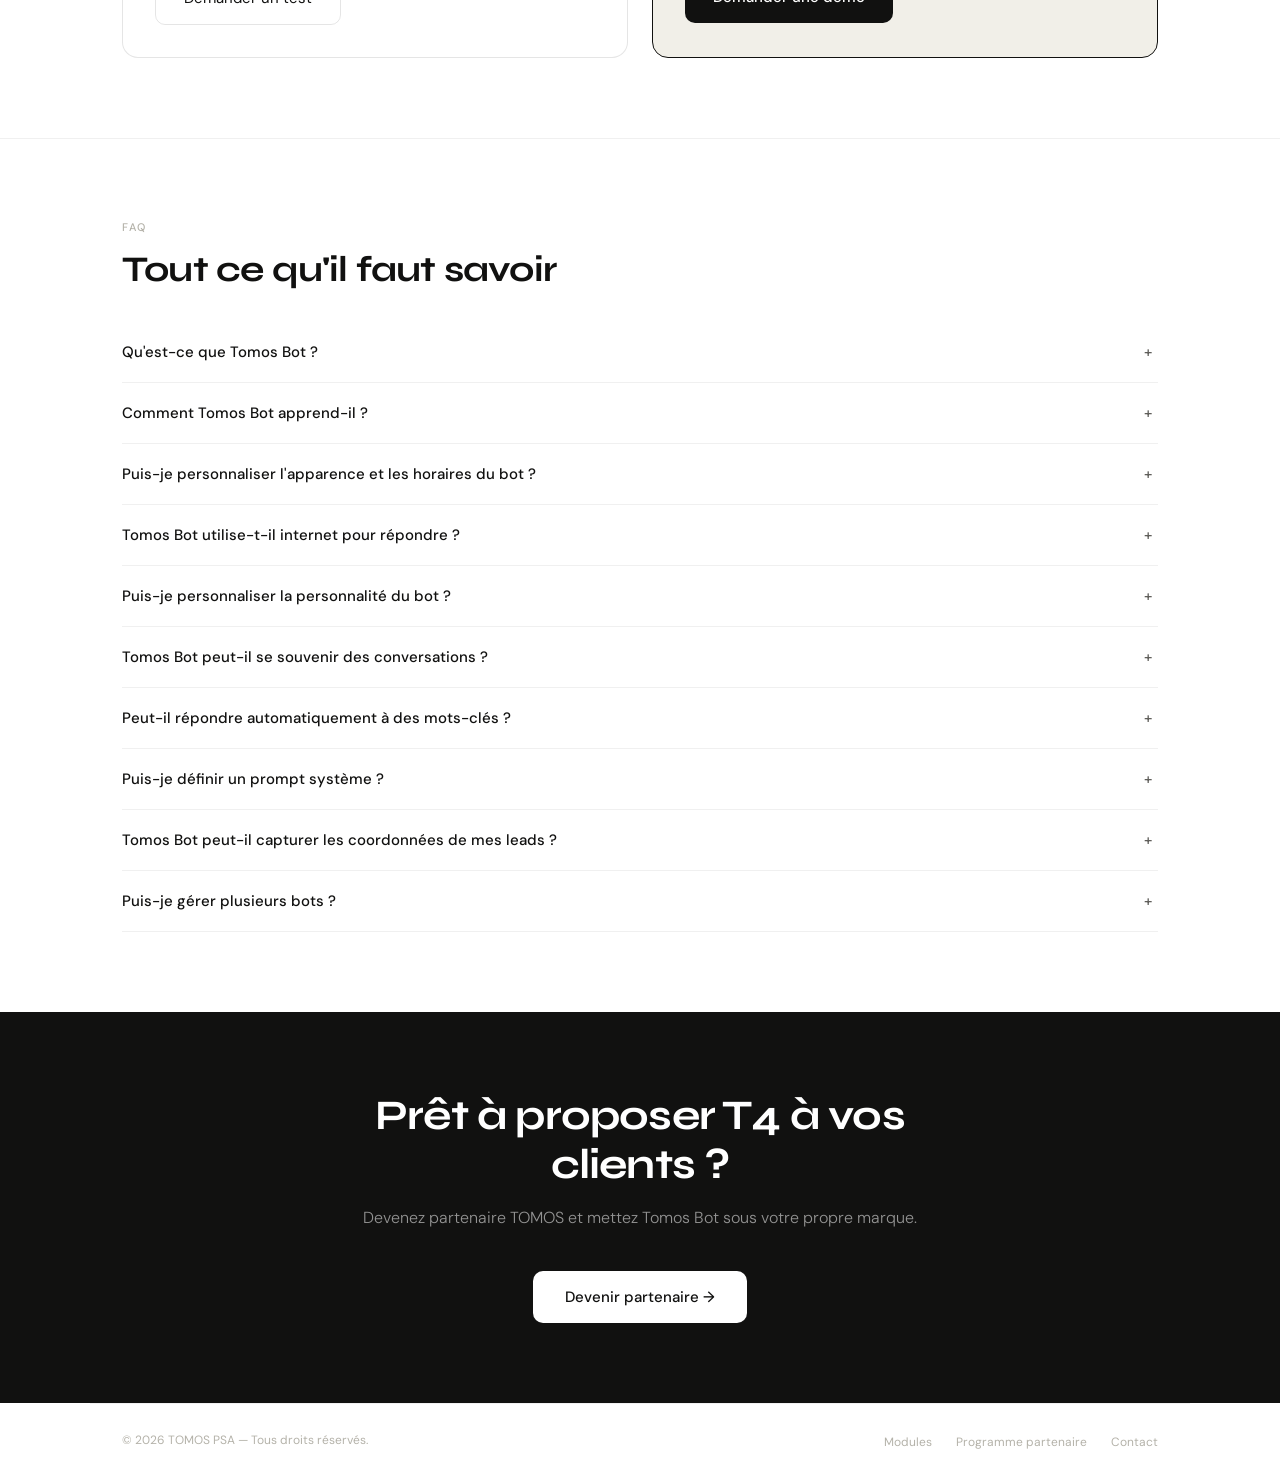
<file: site/t4.html>
<!DOCTYPE html>
<html lang="fr">
<head>
  <meta charset="UTF-8">
  <meta name="viewport" content="width=device-width, initial-scale=1.0">
  <title>T4 Bot — TOMOS.io</title>
  <meta name="description" content="T4 Bot: the AI chatbot you fully control, white-label and ready to resell.">
  <link rel="icon" href="assets/img/logos/logo-tomos.svg" type="image/svg+xml">
  <link rel="preconnect" href="https://fonts.googleapis.com">
  <link rel="preconnect" href="https://fonts.gstatic.com" crossorigin>
  <link href="https://fonts.googleapis.com/css2?family=DM+Sans:ital,opsz,wght@0,9..40,300;0,9..40,400;0,9..40,500;1,9..40,300&family=Syne:wght@400;700&display=swap" rel="stylesheet">
  <link rel="stylesheet" href="assets/css/style.css">
</head>
<body>

  <!-- NAV -->
  <nav>
    <a href="index.html" class="nav-logo">
      <div class="logo-mark">
        <svg viewBox="0 0 60 60" fill="none" xmlns="http://www.w3.org/2000/svg">
          <path d="M14 20h32M30 20v22" stroke="#fff" stroke-width="5.5" stroke-linecap="round"/>
          <circle cx="43" cy="12" r="4.5" fill="#fff"/>
        </svg>
      </div>
      <span class="logo-name">TOMOS</span>
    </a>
    <ul class="nav-links">
      <li><a href="#features" data-i18n="common.nav.features">Features</a></li>
      <li><a href="#pricing" data-i18n="common.nav.pricing">Pricing</a></li>
      <li><a href="#faq" data-i18n="common.nav.faq">FAQ</a></li>
      <li><a href="partner.html" class="nav-cta" data-i18n="common.nav.partner">Become a partner</a></li>
    </ul>
    <div class="lang-switch">
      <button class="lang-btn" data-lang="fr">FR</button>
      <button class="lang-btn" data-lang="en">EN</button>
    </div>
  </nav>

  <!-- HERO -->
  <div style="max-width:1100px;margin:0 auto;">
    <div class="hero">
      <div class="hero-tag">
        <span class="hero-dot"></span>
        T4 · Bot
      </div>
      <h1 data-i18n="t4.hero.title">Answer your clients<br><span class="muted">with easy AI.</span></h1>
      <p class="hero-sub" data-i18n="t4.hero.sub">Tomos Bot delivers AI-powered answers to your clients' website visitors, using the knowledge you provide to give accurate, contextual responses instantly — under your own brand.</p>
      <div class="hero-actions">
        <a href="mailto:contact@tomos.io?subject=Demo%20T4%20Bot" class="btn-primary" data-i18n="t4.hero.ctaPrimary">Ask to try now →</a>
        <a href="index.html#modules" class="btn-secondary" data-i18n="t4.hero.ctaSecondary">Back to modules</a>
      </div>
      <div class="badge-row">
        <span class="badge-pill" data-i18n="t4.hero.badge1">500 answers free / month</span>
        <span class="badge-pill" data-i18n="t4.hero.badge2">Fully customizable persona</span>
        <span class="badge-pill" data-i18n="t4.hero.badge3">Lead capture built in</span>
      </div>
      <div class="hero-media">
        <img src="assets/img/t4/app-bot.webp" alt="T4 Bot interface" loading="lazy">
      </div>
    </div>
  </div>

  <hr class="section-divider">

  <!-- FEATURES -->
  <section id="features">
    <div class="section-intro">
      <div>
        <div class="section-label" data-i18n="t4.features.label">Features</div>
        <h2 data-i18n="t4.features.title">Fully customizable AI</h2>
      </div>
      <p class="section-sub" data-i18n="t4.features.sub">TBot speaks the way your client wants. You define its tone, its knowledge, and its answers — your brand, your rules, your voice.</p>
    </div>

    <div class="features-grid cols-3">
      <div class="feature-card">
        <div class="module-img"><img src="assets/img/t4/personnalities.webp" alt="" loading="lazy"></div>
        <div class="feature-title" style="margin-top:1.25rem;" data-i18n="t4.features.f1.title">Design your assistant</div>
        <p class="feature-desc" data-i18n="t4.features.f1.desc">Pick an avatar, define a personality, schedule its availability, and choose colors that reflect your brand.</p>
      </div>
      <div class="feature-card">
        <div class="module-img"><img src="assets/img/t4/ill-bot-read.webp" alt="" loading="lazy"></div>
        <div class="feature-title" style="margin-top:1.25rem;" data-i18n="t4.features.f2.title">Give your context</div>
        <p class="feature-desc" data-i18n="t4.features.f2.desc">You define the context, the knowledge, and the rules it follows — TBot doesn't search the internet, you keep total control.</p>
      </div>
      <div class="feature-card">
        <div class="module-img"><img src="assets/img/t4/ecran-t4.webp" alt="" loading="lazy"></div>
        <div class="feature-title" style="margin-top:1.25rem;" data-i18n="t4.features.f3.title">Track conversations</div>
        <p class="feature-desc" data-i18n="t4.features.f3.desc">Every conversation is saved. Track questions, evaluate answers, and evolve the bot's context with real insights.</p>
      </div>
      <div class="feature-card">
        <div class="module-img"><img src="assets/img/t4/ill-bot-trigger.webp" alt="" loading="lazy"></div>
        <div class="feature-title" style="margin-top:1.25rem;" data-i18n="t4.features.f4.title">Trigger answers</div>
        <p class="feature-desc" data-i18n="t4.features.f4.desc">Set up keyword triggers and design the reply: text, cards, or buttons — exactly what you planned, no surprises.</p>
      </div>
      <div class="feature-card">
        <div class="module-img"><img src="assets/img/t4/ill-bot-leads.webp" alt="" loading="lazy"></div>
        <div class="feature-title" style="margin-top:1.25rem;" data-i18n="t4.features.f5.title">Smart lead capture</div>
        <p class="feature-desc" data-i18n="t4.features.f5.desc">Collect contact information from prospects during the conversation. You choose the fields, the bot asks, leads are saved.</p>
      </div>
      <div class="feature-card">
        <div class="module-img"><img src="assets/img/t4/ill-bot-prompt.webp" alt="" loading="lazy"></div>
        <div class="feature-title" style="margin-top:1.25rem;" data-i18n="t4.features.f6.title">Edit your AI prompt</div>
        <p class="feature-desc" data-i18n="t4.features.f6.desc">With a customizable system prompt, you define the bot's guidelines and internal rules — it follows your directives.</p>
      </div>
    </div>
  </section>

  <hr class="section-divider">

  <!-- PRICING -->
  <section id="pricing">
    <div class="section-label" data-i18n="t4.pricing.label">Pricing</div>
    <h2 data-i18n="t4.pricing.title">Try Tomos Bot today</h2>
    <p class="section-sub" data-i18n="t4.pricing.sub">Simply answer your clients. Focus on growing your business.</p>

    <div class="pricing-grid">
      <div class="price-card">
        <div class="price-plan" data-i18n="t4.pricing.beta.plan">Beta version</div>
        <div class="price-tagline" data-i18n="t4.pricing.beta.tagline">Perfect for your website.</div>
        <ul class="price-features">
          <li><span class="feature-dot"></span><span data-i18n="t4.pricing.beta.f1">500 answers / month</span></li>
          <li><span class="feature-dot"></span><span data-i18n="t4.pricing.beta.f2">10k characters knowledge</span></li>
          <li><span class="feature-dot"></span><span data-i18n="t4.pricing.beta.f3">Customizable prompt</span></li>
          <li><span class="feature-dot"></span><span data-i18n="t4.pricing.beta.f4">Conversation history</span></li>
        </ul>
        <a href="mailto:contact@tomos.io?subject=T4%20Bot%20-%20Beta%20test" class="btn-secondary" data-i18n="t4.pricing.beta.cta">Ask for a test</a>
      </div>
      <div class="price-card featured">
        <div class="price-badge" data-i18n="t4.pricing.soon.badge">Coming soon</div>
        <div class="price-plan" data-i18n="t4.pricing.soon.plan">Scale</div>
        <div class="price-tagline" data-i18n="t4.pricing.soon.tagline">Perfect for growing practices.</div>
        <ul class="price-features">
          <li><span class="feature-dot"></span><span data-i18n="t4.pricing.soon.f1">Multi-bot management</span></li>
          <li><span class="feature-dot"></span><span data-i18n="t4.pricing.soon.f2">Unlimited bots</span></li>
          <li><span class="feature-dot"></span><span data-i18n="t4.pricing.soon.f3">50k characters knowledge / bot</span></li>
          <li><span class="feature-dot"></span><span data-i18n="t4.pricing.soon.f4">Manage users</span></li>
        </ul>
        <a href="mailto:contact@tomos.io?subject=T4%20Bot%20-%20Demo" class="btn-primary" data-i18n="t4.pricing.soon.cta">Ask for a demo</a>
      </div>
    </div>
  </section>

  <hr class="section-divider">

  <!-- FAQ -->
  <section id="faq">
    <div class="section-label" data-i18n="t4.faq.label">FAQ</div>
    <h2 data-i18n="t4.faq.title">All you need to know</h2>
    <div class="faq-list">
      <div class="faq-item">
        <button class="faq-question"><span data-i18n="t4.faq.q1.q">What is Tomos Bot?</span><span class="faq-icon">+</span></button>
        <div class="faq-answer"><p data-i18n="t4.faq.q1.a">An AI chatbot you fully control — trained only on the knowledge you give it, deployed on your website under your own brand.</p></div>
      </div>
      <div class="faq-item">
        <button class="faq-question"><span data-i18n="t4.faq.q2.q">How does Tomos Bot learn?</span><span class="faq-icon">+</span></button>
        <div class="faq-answer"><p data-i18n="t4.faq.q2.a">You feed it documents, FAQs, and context. It only answers from what you provided — no outside sources, no surprises.</p></div>
      </div>
      <div class="faq-item">
        <button class="faq-question"><span data-i18n="t4.faq.q3.q">Can I customize the bot's appearance and schedule?</span><span class="faq-icon">+</span></button>
        <div class="faq-answer"><p data-i18n="t4.faq.q3.a">Yes — avatar, colors, name, and availability hours are all yours to set.</p></div>
      </div>
      <div class="faq-item">
        <button class="faq-question"><span data-i18n="t4.faq.q4.q">Does Tomos Bot use the internet to answer?</span><span class="faq-icon">+</span></button>
        <div class="faq-answer"><p data-i18n="t4.faq.q4.a">No. It only draws on the context and knowledge base you provide — full control, no hallucinated web content.</p></div>
      </div>
      <div class="faq-item">
        <button class="faq-question"><span data-i18n="t4.faq.q5.q">Can I customize the bot's personality?</span><span class="faq-icon">+</span></button>
        <div class="faq-answer"><p data-i18n="t4.faq.q5.a">Yes, tone and personality are configurable — formal, friendly, technical, whatever matches your brand voice.</p></div>
      </div>
      <div class="faq-item">
        <button class="faq-question"><span data-i18n="t4.faq.q6.q">Can Tomos Bot remember conversations?</span><span class="faq-icon">+</span></button>
        <div class="faq-answer"><p data-i18n="t4.faq.q6.a">Every conversation is logged so you can review questions and improve the bot's knowledge over time.</p></div>
      </div>
      <div class="faq-item">
        <button class="faq-question"><span data-i18n="t4.faq.q7.q">Can it respond automatically to keywords?</span><span class="faq-icon">+</span></button>
        <div class="faq-answer"><p data-i18n="t4.faq.q7.a">Yes — set up keyword triggers with a designed reply: text, cards, or buttons.</p></div>
      </div>
      <div class="faq-item">
        <button class="faq-question"><span data-i18n="t4.faq.q8.q">Can I define a system prompt?</span><span class="faq-icon">+</span></button>
        <div class="faq-answer"><p data-i18n="t4.faq.q8.a">Yes, a fully editable system prompt lets you set the bot's guidelines and internal rules.</p></div>
      </div>
      <div class="faq-item">
        <button class="faq-question"><span data-i18n="t4.faq.q9.q">Can Tomos Bot capture my leads' contact details?</span><span class="faq-icon">+</span></button>
        <div class="faq-answer"><p data-i18n="t4.faq.q9.a">Yes — define which fields to collect, and the bot asks for them naturally during the conversation.</p></div>
      </div>
      <div class="faq-item">
        <button class="faq-question"><span data-i18n="t4.faq.q10.q">Can I manage multiple bots?</span><span class="faq-icon">+</span></button>
        <div class="faq-answer"><p data-i18n="t4.faq.q10.a">Multi-bot management is coming with the Scale plan — one dashboard for every client bot you run.</p></div>
      </div>
    </div>
  </section>

  <!-- CTA -->
  <div class="cta-section">
    <div class="cta-inner">
      <h2 data-i18n="t4.cta.title">Ready to offer T4 to your clients?</h2>
      <p data-i18n="t4.cta.sub">Become a TOMOS partner and put Tomos Bot under your own brand.</p>
      <a href="partner.html" class="btn-white" data-i18n="t4.cta.btn">Become a partner →</a>
    </div>
  </div>

  <!-- FOOTER -->
  <footer>
    <span class="footer-copy" data-i18n="common.footer.copy">© 2026 TOMOS PSA — All rights reserved.</span>
    <ul class="footer-links">
      <li><a href="index.html#modules" data-i18n="common.nav.modules">Modules</a></li>
      <li><a href="partner.html" data-i18n="common.footer.partner">Partner program</a></li>
      <li><a href="mailto:contact@tomos.io" data-i18n="common.footer.contact">Contact</a></li>
    </ul>
  </footer>

  <script>
    window.I18N = {
      fr: {
        common: {
          nav: { modules: "Modules", features: "Fonctionnalités", pricing: "Tarifs", faq: "FAQ", partner: "Devenir partenaire" },
          footer: { copy: "© 2026 TOMOS PSA — Tous droits réservés.", partner: "Programme partenaire", contact: "Contact" }
        },
        t4: {
          hero: {
            title: "Répondez à vos clients<br><span class=\"muted\">avec une IA simple.</span>",
            sub: "Tomos Bot fournit des réponses propulsées par l'IA aux visiteurs du site de vos clients, en utilisant les connaissances que vous fournissez pour des réponses précises et instantanées — sous votre propre marque.",
            ctaPrimary: "Demander un essai →",
            ctaSecondary: "Retour aux modules",
            badge1: "500 réponses gratuites / mois",
            badge2: "Personnalité entièrement personnalisable",
            badge3: "Capture de leads intégrée"
          },
          features: {
            label: "Fonctionnalités",
            title: "Une IA entièrement personnalisable",
            sub: "TBot parle comme votre client le souhaite. Vous définissez son ton, ses connaissances et ses réponses — votre marque, vos règles, votre voix.",
            f1: { title: "Concevez votre assistant", desc: "Choisissez un avatar, définissez une personnalité, programmez sa disponibilité, et choisissez des couleurs qui reflètent votre marque." },
            f2: { title: "Donnez-lui son contexte", desc: "Vous définissez le contexte, les connaissances et les règles qu'il suit — TBot ne cherche pas sur internet, vous gardez le contrôle total." },
            f3: { title: "Suivez les conversations", desc: "Chaque conversation est enregistrée. Suivez les questions, évaluez les réponses et faites évoluer le contexte du bot." },
            f4: { title: "Déclenchez des réponses", desc: "Configurez des mots-clés déclencheurs et concevez la réponse : texte, cartes ou boutons — exactement comme prévu." },
            f5: { title: "Capture de leads intelligente", desc: "Collectez les coordonnées de vos prospects pendant la conversation. Vous choisissez les champs, le bot les demande, les leads sont enregistrés." },
            f6: { title: "Modifiez votre prompt IA", desc: "Grâce à un prompt système personnalisable, vous définissez les consignes et règles internes du bot." }
          },
          pricing: {
            label: "Tarifs",
            title: "Essayez Tomos Bot dès aujourd'hui",
            sub: "Répondez simplement à vos clients. Concentrez-vous sur la croissance.",
            beta: { plan: "Version Beta", tagline: "Parfait pour votre site web.", f1: "500 réponses / mois", f2: "10k caractères de connaissances", f3: "Prompt personnalisable", f4: "Historique des conversations", cta: "Demander un test" },
            soon: { badge: "Bientôt disponible", plan: "Scale", tagline: "Parfait pour les cabinets en croissance.", f1: "Gestion multi-bots", f2: "Bots illimités", f3: "50k caractères de connaissances / bot", f4: "Gestion des utilisateurs", cta: "Demander une démo" }
          },
          faq: {
            label: "FAQ",
            title: "Tout ce qu'il faut savoir",
            q1: { q: "Qu'est-ce que Tomos Bot ?", a: "Un chatbot IA que vous contrôlez entièrement — entraîné uniquement sur les connaissances que vous lui donnez, déployé sur le site de vos clients sous votre propre marque." },
            q2: { q: "Comment Tomos Bot apprend-il ?", a: "Vous lui fournissez documents, FAQ et contexte. Il ne répond qu'à partir de ce que vous avez fourni — aucune source externe, aucune surprise." },
            q3: { q: "Puis-je personnaliser l'apparence et les horaires du bot ?", a: "Oui — avatar, couleurs, nom et horaires de disponibilité sont entièrement paramétrables." },
            q4: { q: "Tomos Bot utilise-t-il internet pour répondre ?", a: "Non. Il s'appuie uniquement sur le contexte et la base de connaissances que vous fournissez — contrôle total, aucun contenu web halluciné." },
            q5: { q: "Puis-je personnaliser la personnalité du bot ?", a: "Oui, le ton et la personnalité sont configurables — formel, amical, technique, selon la voix de votre marque." },
            q6: { q: "Tomos Bot peut-il se souvenir des conversations ?", a: "Chaque conversation est enregistrée pour que vous puissiez revoir les questions et améliorer les connaissances du bot dans le temps." },
            q7: { q: "Peut-il répondre automatiquement à des mots-clés ?", a: "Oui — configurez des déclencheurs par mot-clé avec une réponse conçue : texte, cartes ou boutons." },
            q8: { q: "Puis-je définir un prompt système ?", a: "Oui, un prompt système entièrement modifiable vous permet de définir les consignes et règles internes du bot." },
            q9: { q: "Tomos Bot peut-il capturer les coordonnées de mes leads ?", a: "Oui — définissez les champs à collecter, et le bot les demande naturellement pendant la conversation." },
            q10: { q: "Puis-je gérer plusieurs bots ?", a: "La gestion multi-bots arrive avec le plan Scale — un seul tableau de bord pour tous vos bots clients." }
          },
          cta: {
            title: "Prêt à proposer T4 à vos clients ?",
            sub: "Devenez partenaire TOMOS et mettez Tomos Bot sous votre propre marque.",
            btn: "Devenir partenaire →"
          }
        }
      },
      en: {
        common: {
          nav: { modules: "Modules", features: "Features", pricing: "Pricing", faq: "FAQ", partner: "Become a partner" },
          footer: { copy: "© 2026 TOMOS PSA — All rights reserved.", partner: "Partner program", contact: "Contact" }
        },
        t4: {
          hero: {
            title: "Answer your clients<br><span class=\"muted\">with easy AI.</span>",
            sub: "Tomos Bot delivers AI-powered answers to your clients' website visitors, using the knowledge you provide to give accurate, contextual responses instantly — under your own brand.",
            ctaPrimary: "Ask to try now →",
            ctaSecondary: "Back to modules",
            badge1: "500 answers free / month",
            badge2: "Fully customizable persona",
            badge3: "Lead capture built in"
          },
          features: {
            label: "Features",
            title: "Fully customizable AI",
            sub: "TBot speaks the way your client wants. You define its tone, its knowledge, and its answers — your brand, your rules, your voice.",
            f1: { title: "Design your assistant", desc: "Pick an avatar, define a personality, schedule its availability, and choose colors that reflect your brand." },
            f2: { title: "Give your context", desc: "You define the context, the knowledge, and the rules it follows — TBot doesn't search the internet, you keep total control." },
            f3: { title: "Track conversations", desc: "Every conversation is saved. Track questions, evaluate answers, and evolve the bot's context with real insights." },
            f4: { title: "Trigger answers", desc: "Set up keyword triggers and design the reply: text, cards, or buttons — exactly what you planned, no surprises." },
            f5: { title: "Smart lead capture", desc: "Collect contact information from prospects during the conversation. You choose the fields, the bot asks, leads are saved." },
            f6: { title: "Edit your AI prompt", desc: "With a customizable system prompt, you define the bot's guidelines and internal rules — it follows your directives." }
          },
          pricing: {
            label: "Pricing",
            title: "Try Tomos Bot today",
            sub: "Simply answer your clients. Focus on growing your business.",
            beta: { plan: "Beta version", tagline: "Perfect for your website.", f1: "500 answers / month", f2: "10k characters knowledge", f3: "Customizable prompt", f4: "Conversation history", cta: "Ask for a test" },
            soon: { badge: "Coming soon", plan: "Scale", tagline: "Perfect for growing practices.", f1: "Multi-bot management", f2: "Unlimited bots", f3: "50k characters knowledge / bot", f4: "Manage users", cta: "Ask for a demo" }
          },
          faq: {
            label: "FAQ",
            title: "All you need to know",
            q1: { q: "What is Tomos Bot?", a: "An AI chatbot you fully control — trained only on the knowledge you give it, deployed on your clients' website under your own brand." },
            q2: { q: "How does Tomos Bot learn?", a: "You feed it documents, FAQs, and context. It only answers from what you provided — no outside sources, no surprises." },
            q3: { q: "Can I customize the bot's appearance and schedule?", a: "Yes — avatar, colors, name, and availability hours are all yours to set." },
            q4: { q: "Does Tomos Bot use the internet to answer?", a: "No. It only draws on the context and knowledge base you provide — full control, no hallucinated web content." },
            q5: { q: "Can I customize the bot's personality?", a: "Yes, tone and personality are configurable — formal, friendly, technical, whatever matches your brand voice." },
            q6: { q: "Can Tomos Bot remember conversations?", a: "Every conversation is logged so you can review questions and improve the bot's knowledge over time." },
            q7: { q: "Can it respond automatically to keywords?", a: "Yes — set up keyword triggers with a designed reply: text, cards, or buttons." },
            q8: { q: "Can I define a system prompt?", a: "Yes, a fully editable system prompt lets you set the bot's guidelines and internal rules." },
            q9: { q: "Can Tomos Bot capture my leads' contact details?", a: "Yes — define which fields to collect, and the bot asks for them naturally during the conversation." },
            q10: { q: "Can I manage multiple bots?", a: "Multi-bot management is coming with the Scale plan — one dashboard for every client bot you run." }
          },
          cta: {
            title: "Ready to offer T4 to your clients?",
            sub: "Become a TOMOS partner and put Tomos Bot under your own brand.",
            btn: "Become a partner →"
          }
        }
      }
    };
  </script>
  <script src="assets/js/i18n.js"></script>
</body>
</html>
</file>
<file: assets/css/style.css>
/* TOMOS.io — shared stylesheet */

*, *::before, *::after { box-sizing: border-box; margin: 0; padding: 0; }

:root {
  --black: #111110;
  --off-black: #1c1c1b;
  --dark-gray: #2c2c2a;
  --mid-gray: #5f5e5a;
  --light-gray: #b4b2a9;
  --pale: #f1efe8;
  --white: #ffffff;
  --surface-gray-dark: #F0EFEC;
  --surface-gray: #F8F7F6;
  --surface-gray-light: #FBFAF9;
  --border: rgba(0,0,0,0.1);
  --border-light: rgba(0,0,0,0.06);
  --accent-from: #707070;
  --accent-to: #212020;
  --font-display: Arial, sans-serif;
  --font-body: 'DM Sans', sans-serif;

  /* Node-diagram accent system */
  --brand-a: #ff7a45;
  --brand-b: #ff3d71;
  --brand-gradient: linear-gradient(120deg, var(--brand-a), var(--brand-b));
  --node-t1: #2e7d5b;
  --node-t2: #2b6cb0;
  --node-t3: #7c3aed;
  --node-t4: #ff6b4a;
}

html { scroll-behavior: smooth; }

body {
  position: relative;
  font-family: var(--font-body);
  background: var(--white);
  color: var(--black);
  font-size: 16px;
  line-height: 1.6;
  -webkit-font-smoothing: antialiased;
}

/* Background wash covering the top 50% of the whole page (set in JS) */
.hero-bg-parallax {
  position: absolute;
  top: 0;
  left: 0;
  right: 0;
  height: 50vh;
  background: var(--surface-gray);
  z-index: -1;
  will-change: transform;
}

.hero-bg-parallax.module-bg { background: var(--surface-gray-dark); }

img { max-width: 100%; }

/* NAV */
nav {
  position: sticky;
  top: 0;
  z-index: 100;
  background: transparent;
  border-bottom: 0.5px solid transparent;
  padding: 0 2rem;
  height: 64px;
  display: flex;
  align-items: center;
  justify-content: space-between;
  gap: 1.5rem;
  transition: background 0.2s ease, border-color 0.2s ease, backdrop-filter 0.2s ease;
}

nav.scrolled {
  background: rgba(255,255,255,0.92);
  backdrop-filter: blur(12px);
  border-bottom: 0.5px solid var(--border-light);
}

/* Floating logo — fixed top-left, independent of the nav bar */
.nav-logo {
  position: fixed;
  top: 30px;
  left: 30px;
  z-index: 200;
  display: flex;
  align-items: center;
  gap: 10px;
  text-decoration: none;
  color: var(--black);
}

.logo-mark {
  width: 80px;
  height: auto;
  display: block;
  flex-shrink: 0;
}

.logo-name {
  font-family: 'Arial Rounded MT Bold', 'Arial Rounded MT', 'Varela Round', sans-serif;
  font-weight: 700;
  font-size: 18px;
  letter-spacing: -0.3px;
}

.nav-links {
  display: flex;
  align-items: center;
  gap: 2rem;
  list-style: none;
  flex: 1;
  justify-content: flex-end;
}

.nav-links a {
  font-size: 14px;
  color: var(--mid-gray);
  text-decoration: none;
  transition: color 0.15s;
  white-space: nowrap;
}

.nav-links a:hover { color: var(--black); }

.nav-cta {
  padding: 8px 20px;
  background: var(--black);
  color: var(--white) !important;
  border-radius: 8px;
  font-size: 13px !important;
  font-weight: 500;
  transition: opacity 0.15s !important;
}

.nav-cta:hover { opacity: 0.85; color: var(--white) !important; }

.lang-switch {
  display: flex;
  align-items: center;
  gap: 2px;
  background: var(--pale);
  border: 0.5px solid var(--border);
  border-radius: 20px;
  padding: 2px;
  flex-shrink: 0;
}

.lang-btn {
  font-family: var(--font-body);
  font-size: 12px;
  font-weight: 500;
  color: var(--mid-gray);
  background: transparent;
  border: none;
  border-radius: 18px;
  padding: 5px 11px;
  cursor: pointer;
  transition: background 0.15s, color 0.15s;
}

.lang-btn.active { background: var(--black); color: var(--white); }

/* HERO */
.hero-section { background: transparent; }

.hero {
  position: relative;
  z-index: 1;
  padding: 6rem 2rem 4rem;
  max-width: 1100px;
  margin: 0 auto;
}

.hero-grid {
  display: grid;
  grid-template-columns: 1.1fr 1fr;
  gap: 3rem;
  align-items: center;
}

.hero-visual { min-width: 0; }

.hero-tag {
  display: inline-flex;
  align-items: center;
  gap: 6px;
  font-size: 12px;
  font-weight: 500;
  letter-spacing: 0.8px;
  text-transform: uppercase;
  color: var(--mid-gray);
  background: var(--pale);
  border: 0.5px solid var(--border);
  border-radius: 20px;
  padding: 5px 12px;
  margin-bottom: 2rem;
}

.hero-logo {
  display: block;
  width: 100%;
  max-width: 200px;
  height: auto;
  margin-bottom: 2rem;
}

.hero-dot {
  width: 6px;
  height: 6px;
  border-radius: 50%;
  background: #3b6d11;
}

h1 {
  font-family: 'Viga', 'Helvetica Neue', Arial, sans-serif;
  font-size: clamp(38px, 6vw, 47px);
  font-weight: 700;
  line-height: 1.08;
  letter-spacing: -1px;
  max-width: 720px;
  margin-bottom: 1.5rem;
  background: linear-gradient(180deg, #0d0d0d 0%, #333333 35%, #8a8a8a 70%, #bcbcbc 100%);
  -webkit-background-clip: text;
  background-clip: text;
  color: transparent;
  -webkit-text-fill-color: transparent;
}

h1 .muted { color: inherit; }

.hero-sub {
  font-size: 18px;
  color: var(--mid-gray);
  max-width: 560px;
  line-height: 1.65;
  margin-bottom: 2.5rem;
  font-weight: 300;
}

.hero-actions {
  display: flex;
  gap: 12px;
  align-items: center;
  flex-wrap: wrap;
  margin-bottom: 1.5rem;
}

.btn-primary {
  display: inline-flex;
  align-items: center;
  gap: 6px;
  padding: 14px 28px;
  background: var(--black);
  color: var(--white);
  border: none;
  border-radius: 10px;
  font-size: 15px;
  font-weight: 500;
  font-family: var(--font-body);
  cursor: pointer;
  text-decoration: none;
  transition: opacity 0.15s;
}

.btn-primary:hover { opacity: 0.82; }

.btn-secondary {
  display: inline-flex;
  align-items: center;
  gap: 6px;
  padding: 14px 28px;
  background: transparent;
  color: var(--black);
  border: 0.5px solid var(--border);
  border-radius: 10px;
  font-size: 15px;
  font-family: var(--font-body);
  cursor: pointer;
  text-decoration: none;
  transition: background 0.15s;
}

.btn-secondary:hover { background: var(--pale); }

.hero-note {
  font-size: 13px;
  color: var(--light-gray);
}

.hero-checklist {
  list-style: none;
  display: flex;
  flex-direction: column;
  gap: 10px;
}

.hero-checklist li {
  display: flex;
  align-items: center;
  gap: 10px;
  font-size: 14px;
  color: var(--dark-gray);
  font-weight: 500;
}

.hero-checklist .check-dot {
  width: 20px;
  height: 20px;
  border-radius: 50%;
  background: var(--dark-gray);
  display: flex;
  align-items: center;
  justify-content: center;
  flex-shrink: 0;
}

.hero-checklist .check-dot svg { width: 10px; height: 10px; }

/* Floating Lego bricks */
@keyframes floatBrick {
  0%, 100% { transform: translateY(0); }
  50% { transform: translateY(-6px); }
}

.floating-brick {
  animation: floatBrick 4s ease-in-out infinite;
}

/* HERO IMAGE (product pages) */
.hero-media {
  margin-top: 3rem;
  border-radius: 16px;
  overflow: hidden;
  border: 0.5px solid var(--border-light);
  background: var(--pale);
}

.hero-media img { width: 100%; height: auto; display: block; }

/* PROOF BAR */
.proof-bar {
  border-top: 0.5px solid var(--border-light);
  border-bottom: 0.5px solid var(--border-light);
  padding: 1.25rem 2rem;
  background: var(--pale);
  display: flex;
  align-items: center;
  justify-content: center;
  gap: 3rem;
  flex-wrap: wrap;
}

.proof-item {
  display: flex;
  align-items: center;
  gap: 8px;
  font-size: 13px;
  color: var(--mid-gray);
}

.proof-icon {
  width: 20px;
  height: 20px;
  border-radius: 50%;
  background: var(--dark-gray);
  display: flex;
  align-items: center;
  justify-content: center;
  flex-shrink: 0;
}

.proof-icon svg { width: 10px; height: 10px; }

/* SECTIONS */
section {
  padding: 5rem 2rem;
  max-width: 1100px;
  margin: 0 auto;
}

.section-divider {
  border: none;
  border-top: 0.5px solid var(--border-light);
  margin: 0;
}

.section-label {
  font-size: 11px;
  font-weight: 500;
  letter-spacing: 1.5px;
  text-transform: uppercase;
  color: var(--light-gray);
  margin-bottom: 0.75rem;
}

h2 {
  font-family: 'Viga', 'Helvetica Neue', Arial, sans-serif;
  font-size: clamp(26px, 3.5vw, 36px);
  font-weight: 700;
  letter-spacing: -0.4px;
  line-height: 1.15;
  margin-bottom: 0.75rem;
}

h3 {
  font-family: 'Viga', 'Helvetica Neue', Arial, sans-serif;
  font-size: 20px;
  font-weight: 700;
  letter-spacing: -0.2px;
}

.section-sub {
  font-size: 16px;
  color: var(--mid-gray);
  max-width: 520px;
  line-height: 1.65;
  font-weight: 300;
}

.section-intro {
  display: flex;
  justify-content: space-between;
  align-items: flex-end;
  gap: 2rem;
  margin-bottom: 3rem;
  flex-wrap: wrap;
}

/* MODULES / FEATURES GRID */
.modules-grid, .features-grid {
  display: grid;
  grid-template-columns: repeat(2, 1fr);
  gap: 1px;
  background: var(--border-light);
  border: 0.5px solid var(--border);
  border-radius: 16px;
  overflow: hidden;
}

.features-grid.cols-3 { grid-template-columns: repeat(3, 1fr); }

.module-card, .feature-card {
  background: var(--white);
  padding: 2rem;
  position: relative;
  transition: background 0.2s;
}

.module-card:hover, .feature-card:hover { background: #fafaf8; }

.module-number {
  display: inline-block;
  font-family: var(--font-display);
  font-size: 11px;
  font-weight: 400;
  letter-spacing: 1px;
  color: var(--mid-gray);
  background: var(--pale);
  border: 0.5px solid var(--border);
  border-radius: 6px;
  padding: 3px 8px;
  margin-bottom: 1.25rem;
}

.module-title, .feature-title {
  font-size: 22px;
  font-weight: 400;
  letter-spacing: -0.5px;
  margin-bottom: 0.5rem;
}

.module-title {
  font-family: 'DM Sans', var(--font-display);
}

.feature-title {
  font-family: var(--font-display);
}

.feature-title { font-size: 17px; }

.module-desc, .feature-desc {
  font-size: 14px;
  color: var(--mid-gray);
  line-height: 1.6;
  margin-bottom: 1.5rem;
  font-weight: 300;
}

.module-features {
  list-style: none;
  display: flex;
  flex-direction: column;
  gap: 6px;
  margin-bottom: 1.5rem;
}

.module-features li {
  font-size: 13px;
  color: var(--mid-gray);
  display: flex;
  align-items: center;
  gap: 8px;
}

.feature-dot {
  width: 4px;
  height: 4px;
  border-radius: 50%;
  background: var(--light-gray);
  flex-shrink: 0;
}

.module-img {
  width: 100%;
  border-radius: 10px;
  border: 0.5px solid var(--border-light);
  background: var(--pale);
  overflow: hidden;
  margin-top: 1rem;
}

.module-img img { width: 100%; height: auto; display: block; }

.module-link, .feature-link {
  font-size: 13px;
  font-weight: 500;
  color: var(--black);
  text-decoration: none;
  display: inline-flex;
  align-items: center;
  gap: 4px;
}

.module-link:hover, .feature-link:hover { opacity: 0.6; }

/* HOW IT WORKS */
.how-grid {
  display: grid;
  grid-template-columns: 1fr 1fr;
  gap: 5rem;
  align-items: start;
}

.steps { list-style: none; display: flex; flex-direction: column; }

.step {
  display: flex;
  gap: 1.25rem;
  padding: 1.5rem 0;
  border-bottom: 0.5px solid var(--border-light);
}

.step:last-child { border-bottom: none; }

.step-num {
  width: 32px;
  height: 32px;
  border-radius: 50%;
  border: 0.5px solid var(--border);
  background: var(--pale);
  display: flex;
  align-items: center;
  justify-content: center;
  font-size: 13px;
  font-weight: 500;
  color: var(--mid-gray);
  flex-shrink: 0;
  margin-top: 2px;
}

.step-title { font-size: 15px; font-weight: 500; margin-bottom: 4px; }

.step-desc {
  font-size: 14px;
  color: var(--mid-gray);
  line-height: 1.55;
  font-weight: 300;
}

/* PROOF CARD */
.proof-card {
  background: var(--pale);
  border: 0.5px solid var(--border);
  border-radius: 16px;
  padding: 2.5rem;
  position: relative;
  overflow: hidden;
}

.proof-card::before {
  content: '';
  position: absolute;
  top: 0; left: 0; right: 0;
  height: 3px;
  background: linear-gradient(90deg, var(--accent-from), var(--accent-to));
}

.proof-eyebrow {
  font-size: 11px;
  font-weight: 500;
  letter-spacing: 1.5px;
  text-transform: uppercase;
  color: var(--light-gray);
  margin-bottom: 1rem;
}

.proof-name {
  font-family: var(--font-display);
  font-size: 32px;
  font-weight: 400;
  letter-spacing: -1px;
  margin-bottom: 0.75rem;
}

.proof-desc {
  font-size: 15px;
  color: var(--mid-gray);
  line-height: 1.65;
  max-width: 580px;
  margin-bottom: 1.5rem;
  font-weight: 300;
}

.proof-modules { display: flex; gap: 8px; flex-wrap: wrap; }

.proof-pill {
  font-size: 12px;
  font-weight: 500;
  padding: 4px 12px;
  border-radius: 20px;
  background: var(--white);
  border: 0.5px solid var(--border);
  color: var(--dark-gray);
}

/* VALUE PROPS */
.values-grid {
  display: grid;
  grid-template-columns: repeat(3, 1fr);
  gap: 1px;
  background: var(--border-light);
  border: 0.5px solid var(--border);
  border-radius: 16px;
  overflow: hidden;
  margin-top: 2.5rem;
}

.value-item { background: var(--white); padding: 2rem; }
.value-title { font-size: 15px; font-weight: 500; margin-bottom: 0.4rem; }
.value-desc { font-size: 13px; color: var(--mid-gray); line-height: 1.55; font-weight: 300; }

/* PRICING */
.pricing-grid {
  display: grid;
  grid-template-columns: repeat(2, 1fr);
  gap: 1.5rem;
  margin-top: 2.5rem;
}

.price-card {
  border: 0.5px solid var(--border);
  border-radius: 16px;
  padding: 2rem;
  position: relative;
  background: var(--white);
}

.price-card.featured {
  border-color: var(--black);
  background: var(--pale);
}

.price-badge {
  position: absolute;
  top: -11px;
  right: 1.5rem;
  background: var(--black);
  color: var(--white);
  font-size: 11px;
  font-weight: 500;
  letter-spacing: 0.5px;
  text-transform: uppercase;
  padding: 4px 10px;
  border-radius: 20px;
}

.price-plan { font-family: var(--font-display); font-size: 18px; font-weight: 400; margin-bottom: 0.4rem; }
.price-tagline { font-size: 13px; color: var(--mid-gray); margin-bottom: 1.25rem; font-weight: 300; }
.price-amount { font-family: var(--font-display); font-size: 34px; font-weight: 400; letter-spacing: -1px; }
.price-period { font-size: 13px; color: var(--mid-gray); font-weight: 400; }
.price-features { list-style: none; margin: 1.5rem 0; display: flex; flex-direction: column; gap: 8px; }
.price-features li { font-size: 13px; color: var(--mid-gray); display: flex; align-items: center; gap: 8px; }

/* FAQ */
.faq-list { display: flex; flex-direction: column; margin-top: 2rem; }

.faq-item {
  border-bottom: 0.5px solid var(--border-light);
}

.faq-question {
  width: 100%;
  text-align: left;
  background: none;
  border: none;
  padding: 1.25rem 0;
  font-family: var(--font-body);
  font-size: 15px;
  font-weight: 500;
  color: var(--black);
  cursor: pointer;
  display: flex;
  justify-content: space-between;
  align-items: center;
  gap: 1rem;
}

.faq-icon {
  flex-shrink: 0;
  width: 20px;
  height: 20px;
  display: flex;
  align-items: center;
  justify-content: center;
  color: var(--mid-gray);
  transition: transform 0.2s;
}

.faq-item.open .faq-icon { transform: rotate(45deg); }

.faq-answer {
  max-height: 0;
  overflow: hidden;
  transition: max-height 0.25s ease;
}

.faq-answer p {
  font-size: 14px;
  color: var(--mid-gray);
  line-height: 1.6;
  padding-bottom: 1.25rem;
  max-width: 640px;
  font-weight: 300;
}

/* TESTIMONIALS */
.testimonials-grid {
  display: grid;
  grid-template-columns: repeat(3, 1fr);
  gap: 1.5rem;
  margin-top: 2.5rem;
}

.testimonial-card {
  border: 0.5px solid var(--border);
  border-radius: 16px;
  padding: 1.75rem;
  background: var(--pale);
}

.testimonial-quote { font-size: 14px; line-height: 1.6; margin-bottom: 1.25rem; font-weight: 400; }
.testimonial-name { font-size: 13px; font-weight: 500; }
.testimonial-role { font-size: 12px; color: var(--mid-gray); }

/* CONTACT / FORM */
.contact-card {
  border: 0.5px solid var(--border);
  border-radius: 16px;
  padding: 2.5rem;
  background: var(--pale);
  max-width: 640px;
}

.form-row { margin-bottom: 1.25rem; display: flex; flex-direction: column; gap: 6px; }
.form-row label { font-size: 13px; font-weight: 500; color: var(--dark-gray); }

.form-row input, .form-row select, .form-row textarea {
  font-family: var(--font-body);
  font-size: 14px;
  padding: 12px 14px;
  border: 0.5px solid var(--border);
  border-radius: 8px;
  background: var(--white);
  color: var(--black);
  resize: vertical;
}

.form-row input:focus, .form-row select:focus, .form-row textarea:focus {
  outline: none;
  border-color: var(--black);
}

.form-two { display: grid; grid-template-columns: 1fr 1fr; gap: 1.25rem; }

/* CTA SECTION */
.cta-section {
  padding: 5rem 2rem;
  background: var(--black);
  color: var(--white);
  text-align: center;
}

.cta-inner { max-width: 620px; margin: 0 auto; }
.cta-section h2 { color: var(--white); font-size: clamp(28px, 4vw, 42px); margin-bottom: 1rem; }
.cta-section p { font-size: 16px; color: rgba(255,255,255,0.55); margin-bottom: 2.5rem; font-weight: 300; }

.btn-white {
  display: inline-flex;
  align-items: center;
  gap: 6px;
  padding: 14px 32px;
  background: var(--white);
  color: var(--black);
  border: none;
  border-radius: 10px;
  font-size: 15px;
  font-weight: 500;
  font-family: var(--font-body);
  cursor: pointer;
  text-decoration: none;
  transition: opacity 0.15s;
}

.btn-white:hover { opacity: 0.88; }

/* BADGE ROW (product page top) */
.badge-row { display: flex; gap: 8px; flex-wrap: wrap; margin-top: 1.5rem; }
.badge-pill {
  font-size: 12px;
  font-weight: 500;
  padding: 5px 12px;
  border-radius: 20px;
  background: var(--pale);
  border: 0.5px solid var(--border);
  color: var(--dark-gray);
}

/* COMING SOON */
.soon-box {
  border: 0.5px dashed var(--border);
  border-radius: 16px;
  padding: 4rem 2rem;
  text-align: center;
  background: var(--pale);
}

.soon-box .module-number { margin-bottom: 1.5rem; }

/* FOOTER */
footer {
  padding: 1.5rem 2rem;
  border-top: 0.5px solid var(--border-light);
  display: flex;
  justify-content: space-between;
  align-items: center;
  flex-wrap: wrap;
  gap: 1rem;
  max-width: 1100px;
  margin: 0 auto;
}

.footer-copy { font-size: 12px; color: var(--light-gray); }
.footer-links { display: flex; gap: 1.5rem; list-style: none; flex-wrap: wrap; }
.footer-links a { font-size: 12px; color: var(--light-gray); text-decoration: none; }
.footer-links a:hover { color: var(--black); }

/* GRADIENT CTA — used sparingly for the primary hero action */
.btn-gradient {
  background: var(--brand-gradient);
  color: var(--white) !important;
  border: none;
}
.btn-gradient:hover { opacity: 0.9; }

/* NODE DIAGRAM — dot-grid canvas used to visualize modules as connectable pieces */
.diagram-panel {
  position: relative;
  background: transparent;
  padding: 2rem 0;
  overflow: hidden;
}


.node-diagram { width: 100%; height: auto; display: block; }
.node-diagram text { font-family: var(--font-body); }
.node-diagram .node-rect {
  fill: var(--white);
  stroke: var(--border);
  stroke-width: 1;
}
.node-diagram .node-title {
  font-size: 14px;
  font-weight: 500;
  fill: var(--black);
}
.node-diagram .node-sub {
  font-size: 11px;
  fill: var(--mid-gray);
}
.node-diagram .connector {
  fill: none;
  stroke: var(--light-gray);
  stroke-width: 1.5;
}
.node-diagram .connector-dot { fill: var(--light-gray); }
.node-diagram .output-rect {
  fill: var(--black);
  stroke: var(--black);
}
.node-diagram .output-title { fill: var(--white); font-weight: 400; font-family: var(--font-display); }

/* FEATURE TOUR — card strip (bottom) + viewer (top), Chrome "What's new"-style */
.feature-tour { margin-top: 2.5rem; }

.feature-viewer {
  display: grid;
  grid-template-columns: 1fr 1fr;
  gap: 3rem;
  align-items: center;
  background: var(--surface-gray);
  border: 0.5px solid var(--border);
  border-radius: 20px;
  padding: 3rem;
  min-height: 340px;
}

/* Hero-integrated variant — the viewer IS the hero, no separate card */
.hero-tour { margin-top: 2.5rem; }

.hero-tour .feature-viewer {
  background: transparent;
  border: none;
  padding: 0;
  min-height: auto;
}

.hero-tour .viewer-panel-text .feature-title {
  font-family: 'Viga', 'Helvetica Neue', Arial, sans-serif;
  font-size: clamp(38px, 6vw, 47px);
  font-weight: 700;
  line-height: 1.08;
  letter-spacing: -1px;
  max-width: 640px;
  margin-bottom: 1.25rem;
}

.hero-tour .viewer-panel-text .feature-desc {
  font-size: 18px;
  color: var(--mid-gray);
  max-width: 480px;
  line-height: 1.65;
  font-weight: 300;
}

.hero-tour .feature-viewer-text .hero-actions {
  margin-top: 2rem;
  margin-bottom: 0;
}

.hero-tour .feature-viewer-media {
  aspect-ratio: auto;
  height: 420px;
  background: var(--surface-gray-dark);
}

.hero-tour .viewer-panel-visual img { object-fit: contain; }

.feature-viewer-text { position: relative; }

.viewer-panel-text { display: none; }
.viewer-panel-text.active { display: block; animation: viewerTextIn 0.35s ease forwards; }

.viewer-panel-text .feature-title { font-size: 28px; margin-bottom: 0.85rem; }
.viewer-panel-text .feature-desc { font-size: 15px; line-height: 1.65; max-width: 420px; }

@keyframes viewerTextIn {
  from { opacity: 0; transform: translateY(6px); }
  to { opacity: 1; transform: none; }
}

.feature-viewer-media {
  position: relative;
  border-radius: 14px;
  overflow: hidden;
  aspect-ratio: 4 / 3;
  background: var(--white);
  border: 0.5px solid var(--border-light);
}

.viewer-panel-visual { display: none; width: 100%; height: 100%; }
.viewer-panel-visual.active {
  display: flex;
  align-items: center;
  justify-content: center;
  animation: viewerImgIn 0.4s ease forwards;
}

.viewer-panel-visual img {
  width: 100%;
  height: 100%;
  object-fit: cover;
  display: block;
}

.viewer-panel-visual.viewer-panel-num.active {
  background: var(--node-accent, var(--brand-a));
}

.viewer-panel-num .feature-viewer-num {
  font-family: 'Viga', 'Helvetica Neue', Arial, sans-serif;
  font-size: 96px;
  font-weight: 400;
  color: rgba(255,255,255,0.92);
  line-height: 1;
  animation: kenBurns 7s ease-in-out infinite alternate;
}

.viewer-panel-visual.active img {
  animation: kenBurns 9s ease-in-out infinite alternate;
}

@keyframes viewerImgIn { from { opacity: 0; } to { opacity: 1; } }
@keyframes kenBurns { from { transform: scale(1); } to { transform: scale(1.06); } }

/* Card strip */
.feature-tabs-row {
  display: flex;
  align-items: center;
  gap: 0.75rem;
  margin-top: 1.5rem;
}

.feature-tabs {
  display: flex;
  gap: 0.75rem;
  overflow-x: auto;
  scroll-behavior: smooth;
  padding: 4px 2px;
  scrollbar-width: none;
}

.feature-tabs::-webkit-scrollbar { display: none; }

.feature-tab {
  flex: 0 0 auto;
  background: var(--white);
  border: 0.5px solid var(--border);
  border-radius: 12px;
  padding: 0.85rem 1.15rem;
  font-family: var(--font-body);
  font-size: 13px;
  font-weight: 500;
  color: var(--mid-gray);
  cursor: pointer;
  white-space: nowrap;
  transition: background 0.15s, color 0.15s, border-color 0.15s;
}

.feature-tab:hover { border-color: var(--node-accent, var(--brand-a)); }

.feature-tab.active {
  background: var(--node-accent, var(--brand-a));
  border-color: transparent;
  color: var(--white);
}

.tab-arrow {
  width: 34px;
  height: 34px;
  border-radius: 50%;
  border: 0.5px solid var(--border);
  background: var(--white);
  display: flex;
  align-items: center;
  justify-content: center;
  cursor: pointer;
  flex-shrink: 0;
  font-size: 15px;
  color: var(--mid-gray);
  transition: background 0.15s;
}

.tab-arrow:hover { background: var(--surface-gray); }

/* Module accent tints — one distinct color per T1-T4, used on badges/icons */
.module-number.t1 { color: var(--node-t1); border-color: rgba(46,125,91,0.35); background: rgba(46,125,91,0.08); }
.module-number.t2 { color: var(--node-t2); border-color: rgba(43,108,176,0.35); background: rgba(43,108,176,0.08); }
.module-number.t3 { color: var(--node-t3); border-color: rgba(124,58,237,0.35); background: rgba(124,58,237,0.08); }
.module-number.t4 { color: var(--node-t4); border-color: rgba(255,107,74,0.35); background: rgba(255,107,74,0.08); }

/* RESPONSIVE */
@media (max-width: 860px) {
  .modules-grid, .features-grid, .features-grid.cols-3,
  .values-grid, .pricing-grid, .testimonials-grid { grid-template-columns: 1fr; }
  .how-grid { grid-template-columns: 1fr; gap: 2.5rem; }
  .form-two { grid-template-columns: 1fr; }
  .hero-grid { grid-template-columns: 1fr; gap: 2.5rem; }
  .hero-visual { order: 2; }
  .diagram-panel { padding: 1.25rem; }
  .feature-viewer { grid-template-columns: 1fr; padding: 1.5rem; gap: 1.5rem; }
}

@media (max-width: 768px) {
  .nav-links a:not(.nav-cta) { display: none; }
  nav { padding: 0 1rem; gap: 0.5rem; }
  .nav-links { gap: 0.5rem; }
  .nav-logo { top: 14px; left: 14px; }
  .logo-name { font-size: 14px; }
  .logo-mark { width: 48px; height: auto; }
  .nav-cta { padding: 7px 14px; font-size: 12px !important; }
  .lang-switch { flex-shrink: 0; }
  .lang-btn { padding: 4px 8px; font-size: 11px; }
  h1 { letter-spacing: -1px; }
  section, .hero { padding-left: 1.25rem; padding-right: 1.25rem; }
  .hero-tour .feature-viewer-media { height: 260px; }
  .hero-logo { max-width: 140px; }
}
</file>
<file: site/assets/css/style.css>
/* TOMOS.io — shared stylesheet */

*, *::before, *::after { box-sizing: border-box; margin: 0; padding: 0; }

:root {
  --black: #111110;
  --off-black: #1c1c1b;
  --dark-gray: #2c2c2a;
  --mid-gray: #5f5e5a;
  --light-gray: #b4b2a9;
  --pale: #f1efe8;
  --white: #ffffff;
  --border: rgba(0,0,0,0.1);
  --border-light: rgba(0,0,0,0.06);
  --accent-from: #707070;
  --accent-to: #212020;
  --font-display: 'Syne', sans-serif;
  --font-body: 'DM Sans', sans-serif;
}

html { scroll-behavior: smooth; }

body {
  font-family: var(--font-body);
  background: var(--white);
  color: var(--black);
  font-size: 16px;
  line-height: 1.6;
  -webkit-font-smoothing: antialiased;
}

img { max-width: 100%; }

/* NAV */
nav {
  position: sticky;
  top: 0;
  z-index: 100;
  background: rgba(255,255,255,0.92);
  backdrop-filter: blur(12px);
  border-bottom: 0.5px solid var(--border-light);
  padding: 0 2rem;
  height: 64px;
  display: flex;
  align-items: center;
  justify-content: space-between;
  gap: 1.5rem;
}

.nav-logo {
  display: flex;
  align-items: center;
  gap: 10px;
  text-decoration: none;
  color: var(--black);
  flex-shrink: 0;
}

.logo-mark {
  width: 36px;
  height: 36px;
  border-radius: 50%;
  background: linear-gradient(180deg, var(--accent-from) 0%, var(--accent-to) 100%);
  display: flex;
  align-items: center;
  justify-content: center;
  flex-shrink: 0;
}

.logo-mark svg { width: 18px; height: 18px; }

.logo-name {
  font-family: var(--font-display);
  font-weight: 700;
  font-size: 18px;
  letter-spacing: -0.3px;
}

.nav-links {
  display: flex;
  align-items: center;
  gap: 2rem;
  list-style: none;
  flex: 1;
  justify-content: flex-end;
}

.nav-links a {
  font-size: 14px;
  color: var(--mid-gray);
  text-decoration: none;
  transition: color 0.15s;
  white-space: nowrap;
}

.nav-links a:hover { color: var(--black); }

.nav-cta {
  padding: 8px 20px;
  background: var(--black);
  color: var(--white) !important;
  border-radius: 8px;
  font-size: 13px !important;
  font-weight: 500;
  transition: opacity 0.15s !important;
}

.nav-cta:hover { opacity: 0.85; color: var(--white) !important; }

.lang-switch {
  display: flex;
  align-items: center;
  gap: 2px;
  background: var(--pale);
  border: 0.5px solid var(--border);
  border-radius: 20px;
  padding: 2px;
  flex-shrink: 0;
}

.lang-btn {
  font-family: var(--font-body);
  font-size: 12px;
  font-weight: 500;
  color: var(--mid-gray);
  background: transparent;
  border: none;
  border-radius: 18px;
  padding: 5px 11px;
  cursor: pointer;
  transition: background 0.15s, color 0.15s;
}

.lang-btn.active { background: var(--black); color: var(--white); }

/* HERO */
.hero {
  padding: 6rem 2rem 4rem;
  max-width: 1100px;
  margin: 0 auto;
}

.hero-tag {
  display: inline-flex;
  align-items: center;
  gap: 6px;
  font-size: 12px;
  font-weight: 500;
  letter-spacing: 0.8px;
  text-transform: uppercase;
  color: var(--mid-gray);
  background: var(--pale);
  border: 0.5px solid var(--border);
  border-radius: 20px;
  padding: 5px 12px;
  margin-bottom: 2rem;
}

.hero-dot {
  width: 6px;
  height: 6px;
  border-radius: 50%;
  background: #3b6d11;
}

h1 {
  font-family: var(--font-display);
  font-size: clamp(38px, 6vw, 60px);
  font-weight: 700;
  line-height: 1.08;
  letter-spacing: -2px;
  max-width: 720px;
  margin-bottom: 1.5rem;
}

h1 .muted { color: var(--light-gray); }

.hero-sub {
  font-size: 18px;
  color: var(--mid-gray);
  max-width: 560px;
  line-height: 1.65;
  margin-bottom: 2.5rem;
  font-weight: 300;
}

.hero-actions {
  display: flex;
  gap: 12px;
  align-items: center;
  flex-wrap: wrap;
  margin-bottom: 1.5rem;
}

.btn-primary {
  display: inline-flex;
  align-items: center;
  gap: 6px;
  padding: 14px 28px;
  background: var(--black);
  color: var(--white);
  border: none;
  border-radius: 10px;
  font-size: 15px;
  font-weight: 500;
  font-family: var(--font-body);
  cursor: pointer;
  text-decoration: none;
  transition: opacity 0.15s;
}

.btn-primary:hover { opacity: 0.82; }

.btn-secondary {
  display: inline-flex;
  align-items: center;
  gap: 6px;
  padding: 14px 28px;
  background: transparent;
  color: var(--black);
  border: 0.5px solid var(--border);
  border-radius: 10px;
  font-size: 15px;
  font-family: var(--font-body);
  cursor: pointer;
  text-decoration: none;
  transition: background 0.15s;
}

.btn-secondary:hover { background: var(--pale); }

.hero-note {
  font-size: 13px;
  color: var(--light-gray);
}

/* HERO IMAGE (product pages) */
.hero-media {
  margin-top: 3rem;
  border-radius: 16px;
  overflow: hidden;
  border: 0.5px solid var(--border-light);
  background: var(--pale);
}

.hero-media img { width: 100%; height: auto; display: block; }

/* PROOF BAR */
.proof-bar {
  border-top: 0.5px solid var(--border-light);
  border-bottom: 0.5px solid var(--border-light);
  padding: 1.25rem 2rem;
  background: var(--pale);
  display: flex;
  align-items: center;
  justify-content: center;
  gap: 3rem;
  flex-wrap: wrap;
}

.proof-item {
  display: flex;
  align-items: center;
  gap: 8px;
  font-size: 13px;
  color: var(--mid-gray);
}

.proof-icon {
  width: 20px;
  height: 20px;
  border-radius: 50%;
  background: var(--dark-gray);
  display: flex;
  align-items: center;
  justify-content: center;
  flex-shrink: 0;
}

.proof-icon svg { width: 10px; height: 10px; }

/* SECTIONS */
section {
  padding: 5rem 2rem;
  max-width: 1100px;
  margin: 0 auto;
}

.section-divider {
  border: none;
  border-top: 0.5px solid var(--border-light);
  margin: 0;
}

.section-label {
  font-size: 11px;
  font-weight: 500;
  letter-spacing: 1.5px;
  text-transform: uppercase;
  color: var(--light-gray);
  margin-bottom: 0.75rem;
}

h2 {
  font-family: var(--font-display);
  font-size: clamp(26px, 3.5vw, 36px);
  font-weight: 700;
  letter-spacing: -0.8px;
  line-height: 1.15;
  margin-bottom: 0.75rem;
}

h3 {
  font-family: var(--font-display);
  font-size: 20px;
  font-weight: 700;
  letter-spacing: -0.3px;
}

.section-sub {
  font-size: 16px;
  color: var(--mid-gray);
  max-width: 520px;
  line-height: 1.65;
  font-weight: 300;
}

.section-intro {
  display: flex;
  justify-content: space-between;
  align-items: flex-end;
  gap: 2rem;
  margin-bottom: 3rem;
  flex-wrap: wrap;
}

/* MODULES / FEATURES GRID */
.modules-grid, .features-grid {
  display: grid;
  grid-template-columns: repeat(2, 1fr);
  gap: 1px;
  background: var(--border-light);
  border: 0.5px solid var(--border);
  border-radius: 16px;
  overflow: hidden;
}

.features-grid.cols-3 { grid-template-columns: repeat(3, 1fr); }

.module-card, .feature-card {
  background: var(--white);
  padding: 2rem;
  position: relative;
  transition: background 0.2s;
}

.module-card:hover, .feature-card:hover { background: #fafaf8; }

.module-number {
  display: inline-block;
  font-family: var(--font-display);
  font-size: 11px;
  font-weight: 700;
  letter-spacing: 1px;
  color: var(--mid-gray);
  background: var(--pale);
  border: 0.5px solid var(--border);
  border-radius: 6px;
  padding: 3px 8px;
  margin-bottom: 1.25rem;
}

.module-title, .feature-title {
  font-family: var(--font-display);
  font-size: 22px;
  font-weight: 700;
  letter-spacing: -0.5px;
  margin-bottom: 0.5rem;
}

.feature-title { font-size: 17px; }

.module-desc, .feature-desc {
  font-size: 14px;
  color: var(--mid-gray);
  line-height: 1.6;
  margin-bottom: 1.5rem;
  font-weight: 300;
}

.module-features {
  list-style: none;
  display: flex;
  flex-direction: column;
  gap: 6px;
  margin-bottom: 1.5rem;
}

.module-features li {
  font-size: 13px;
  color: var(--mid-gray);
  display: flex;
  align-items: center;
  gap: 8px;
}

.feature-dot {
  width: 4px;
  height: 4px;
  border-radius: 50%;
  background: var(--light-gray);
  flex-shrink: 0;
}

.module-img {
  width: 100%;
  border-radius: 10px;
  border: 0.5px solid var(--border-light);
  background: var(--pale);
  overflow: hidden;
  margin-top: 1rem;
}

.module-img img { width: 100%; height: auto; display: block; }

.module-link, .feature-link {
  font-size: 13px;
  font-weight: 500;
  color: var(--black);
  text-decoration: none;
  display: inline-flex;
  align-items: center;
  gap: 4px;
}

.module-link:hover, .feature-link:hover { opacity: 0.6; }

/* HOW IT WORKS */
.how-grid {
  display: grid;
  grid-template-columns: 1fr 1fr;
  gap: 5rem;
  align-items: start;
}

.steps { list-style: none; display: flex; flex-direction: column; }

.step {
  display: flex;
  gap: 1.25rem;
  padding: 1.5rem 0;
  border-bottom: 0.5px solid var(--border-light);
}

.step:last-child { border-bottom: none; }

.step-num {
  width: 32px;
  height: 32px;
  border-radius: 50%;
  border: 0.5px solid var(--border);
  background: var(--pale);
  display: flex;
  align-items: center;
  justify-content: center;
  font-size: 13px;
  font-weight: 500;
  color: var(--mid-gray);
  flex-shrink: 0;
  margin-top: 2px;
}

.step-title { font-size: 15px; font-weight: 500; margin-bottom: 4px; }

.step-desc {
  font-size: 14px;
  color: var(--mid-gray);
  line-height: 1.55;
  font-weight: 300;
}

/* PROOF CARD */
.proof-card {
  background: var(--pale);
  border: 0.5px solid var(--border);
  border-radius: 16px;
  padding: 2.5rem;
  position: relative;
  overflow: hidden;
}

.proof-card::before {
  content: '';
  position: absolute;
  top: 0; left: 0; right: 0;
  height: 3px;
  background: linear-gradient(90deg, var(--accent-from), var(--accent-to));
}

.proof-eyebrow {
  font-size: 11px;
  font-weight: 500;
  letter-spacing: 1.5px;
  text-transform: uppercase;
  color: var(--light-gray);
  margin-bottom: 1rem;
}

.proof-name {
  font-family: var(--font-display);
  font-size: 32px;
  font-weight: 700;
  letter-spacing: -1px;
  margin-bottom: 0.75rem;
}

.proof-desc {
  font-size: 15px;
  color: var(--mid-gray);
  line-height: 1.65;
  max-width: 580px;
  margin-bottom: 1.5rem;
  font-weight: 300;
}

.proof-modules { display: flex; gap: 8px; flex-wrap: wrap; }

.proof-pill {
  font-size: 12px;
  font-weight: 500;
  padding: 4px 12px;
  border-radius: 20px;
  background: var(--white);
  border: 0.5px solid var(--border);
  color: var(--dark-gray);
}

/* VALUE PROPS */
.values-grid {
  display: grid;
  grid-template-columns: repeat(3, 1fr);
  gap: 1px;
  background: var(--border-light);
  border: 0.5px solid var(--border);
  border-radius: 16px;
  overflow: hidden;
  margin-top: 2.5rem;
}

.value-item { background: var(--white); padding: 2rem; }
.value-title { font-size: 15px; font-weight: 500; margin-bottom: 0.4rem; }
.value-desc { font-size: 13px; color: var(--mid-gray); line-height: 1.55; font-weight: 300; }

/* PRICING */
.pricing-grid {
  display: grid;
  grid-template-columns: repeat(2, 1fr);
  gap: 1.5rem;
  margin-top: 2.5rem;
}

.price-card {
  border: 0.5px solid var(--border);
  border-radius: 16px;
  padding: 2rem;
  position: relative;
  background: var(--white);
}

.price-card.featured {
  border-color: var(--black);
  background: var(--pale);
}

.price-badge {
  position: absolute;
  top: -11px;
  right: 1.5rem;
  background: var(--black);
  color: var(--white);
  font-size: 11px;
  font-weight: 500;
  letter-spacing: 0.5px;
  text-transform: uppercase;
  padding: 4px 10px;
  border-radius: 20px;
}

.price-plan { font-family: var(--font-display); font-size: 18px; font-weight: 700; margin-bottom: 0.4rem; }
.price-tagline { font-size: 13px; color: var(--mid-gray); margin-bottom: 1.25rem; font-weight: 300; }
.price-amount { font-family: var(--font-display); font-size: 34px; font-weight: 700; letter-spacing: -1px; }
.price-period { font-size: 13px; color: var(--mid-gray); font-weight: 400; }
.price-features { list-style: none; margin: 1.5rem 0; display: flex; flex-direction: column; gap: 8px; }
.price-features li { font-size: 13px; color: var(--mid-gray); display: flex; align-items: center; gap: 8px; }

/* FAQ */
.faq-list { display: flex; flex-direction: column; margin-top: 2rem; }

.faq-item {
  border-bottom: 0.5px solid var(--border-light);
}

.faq-question {
  width: 100%;
  text-align: left;
  background: none;
  border: none;
  padding: 1.25rem 0;
  font-family: var(--font-body);
  font-size: 15px;
  font-weight: 500;
  color: var(--black);
  cursor: pointer;
  display: flex;
  justify-content: space-between;
  align-items: center;
  gap: 1rem;
}

.faq-icon {
  flex-shrink: 0;
  width: 20px;
  height: 20px;
  display: flex;
  align-items: center;
  justify-content: center;
  color: var(--mid-gray);
  transition: transform 0.2s;
}

.faq-item.open .faq-icon { transform: rotate(45deg); }

.faq-answer {
  max-height: 0;
  overflow: hidden;
  transition: max-height 0.25s ease;
}

.faq-answer p {
  font-size: 14px;
  color: var(--mid-gray);
  line-height: 1.6;
  padding-bottom: 1.25rem;
  max-width: 640px;
  font-weight: 300;
}

/* TESTIMONIALS */
.testimonials-grid {
  display: grid;
  grid-template-columns: repeat(3, 1fr);
  gap: 1.5rem;
  margin-top: 2.5rem;
}

.testimonial-card {
  border: 0.5px solid var(--border);
  border-radius: 16px;
  padding: 1.75rem;
  background: var(--pale);
}

.testimonial-quote { font-size: 14px; line-height: 1.6; margin-bottom: 1.25rem; font-weight: 400; }
.testimonial-name { font-size: 13px; font-weight: 500; }
.testimonial-role { font-size: 12px; color: var(--mid-gray); }

/* CONTACT / FORM */
.contact-card {
  border: 0.5px solid var(--border);
  border-radius: 16px;
  padding: 2.5rem;
  background: var(--pale);
  max-width: 640px;
}

.form-row { margin-bottom: 1.25rem; display: flex; flex-direction: column; gap: 6px; }
.form-row label { font-size: 13px; font-weight: 500; color: var(--dark-gray); }

.form-row input, .form-row select, .form-row textarea {
  font-family: var(--font-body);
  font-size: 14px;
  padding: 12px 14px;
  border: 0.5px solid var(--border);
  border-radius: 8px;
  background: var(--white);
  color: var(--black);
  resize: vertical;
}

.form-row input:focus, .form-row select:focus, .form-row textarea:focus {
  outline: none;
  border-color: var(--black);
}

.form-two { display: grid; grid-template-columns: 1fr 1fr; gap: 1.25rem; }

/* CTA SECTION */
.cta-section {
  padding: 5rem 2rem;
  background: var(--black);
  color: var(--white);
  text-align: center;
}

.cta-inner { max-width: 620px; margin: 0 auto; }
.cta-section h2 { color: var(--white); font-size: clamp(28px, 4vw, 42px); margin-bottom: 1rem; }
.cta-section p { font-size: 16px; color: rgba(255,255,255,0.55); margin-bottom: 2.5rem; font-weight: 300; }

.btn-white {
  display: inline-flex;
  align-items: center;
  gap: 6px;
  padding: 14px 32px;
  background: var(--white);
  color: var(--black);
  border: none;
  border-radius: 10px;
  font-size: 15px;
  font-weight: 500;
  font-family: var(--font-body);
  cursor: pointer;
  text-decoration: none;
  transition: opacity 0.15s;
}

.btn-white:hover { opacity: 0.88; }

/* BADGE ROW (product page top) */
.badge-row { display: flex; gap: 8px; flex-wrap: wrap; margin-top: 1.5rem; }
.badge-pill {
  font-size: 12px;
  font-weight: 500;
  padding: 5px 12px;
  border-radius: 20px;
  background: var(--pale);
  border: 0.5px solid var(--border);
  color: var(--dark-gray);
}

/* COMING SOON */
.soon-box {
  border: 0.5px dashed var(--border);
  border-radius: 16px;
  padding: 4rem 2rem;
  text-align: center;
  background: var(--pale);
}

.soon-box .module-number { margin-bottom: 1.5rem; }

/* FOOTER */
footer {
  padding: 1.5rem 2rem;
  border-top: 0.5px solid var(--border-light);
  display: flex;
  justify-content: space-between;
  align-items: center;
  flex-wrap: wrap;
  gap: 1rem;
  max-width: 1100px;
  margin: 0 auto;
}

.footer-copy { font-size: 12px; color: var(--light-gray); }
.footer-links { display: flex; gap: 1.5rem; list-style: none; flex-wrap: wrap; }
.footer-links a { font-size: 12px; color: var(--light-gray); text-decoration: none; }
.footer-links a:hover { color: var(--black); }

/* RESPONSIVE */
@media (max-width: 860px) {
  .modules-grid, .features-grid, .features-grid.cols-3,
  .values-grid, .pricing-grid, .testimonials-grid { grid-template-columns: 1fr; }
  .how-grid { grid-template-columns: 1fr; gap: 2.5rem; }
  .form-two { grid-template-columns: 1fr; }
}

@media (max-width: 768px) {
  .nav-links a:not(.nav-cta) { display: none; }
  nav { padding: 0 1rem; gap: 0.5rem; }
  .nav-links { gap: 0.5rem; }
  .logo-name { font-size: 15px; }
  .logo-mark { width: 30px; height: 30px; }
  .nav-cta { padding: 7px 14px; font-size: 12px !important; }
  .lang-switch { flex-shrink: 0; }
  .lang-btn { padding: 4px 8px; font-size: 11px; }
  h1 { letter-spacing: -1px; }
  section, .hero { padding-left: 1.25rem; padding-right: 1.25rem; }
}
</file>
